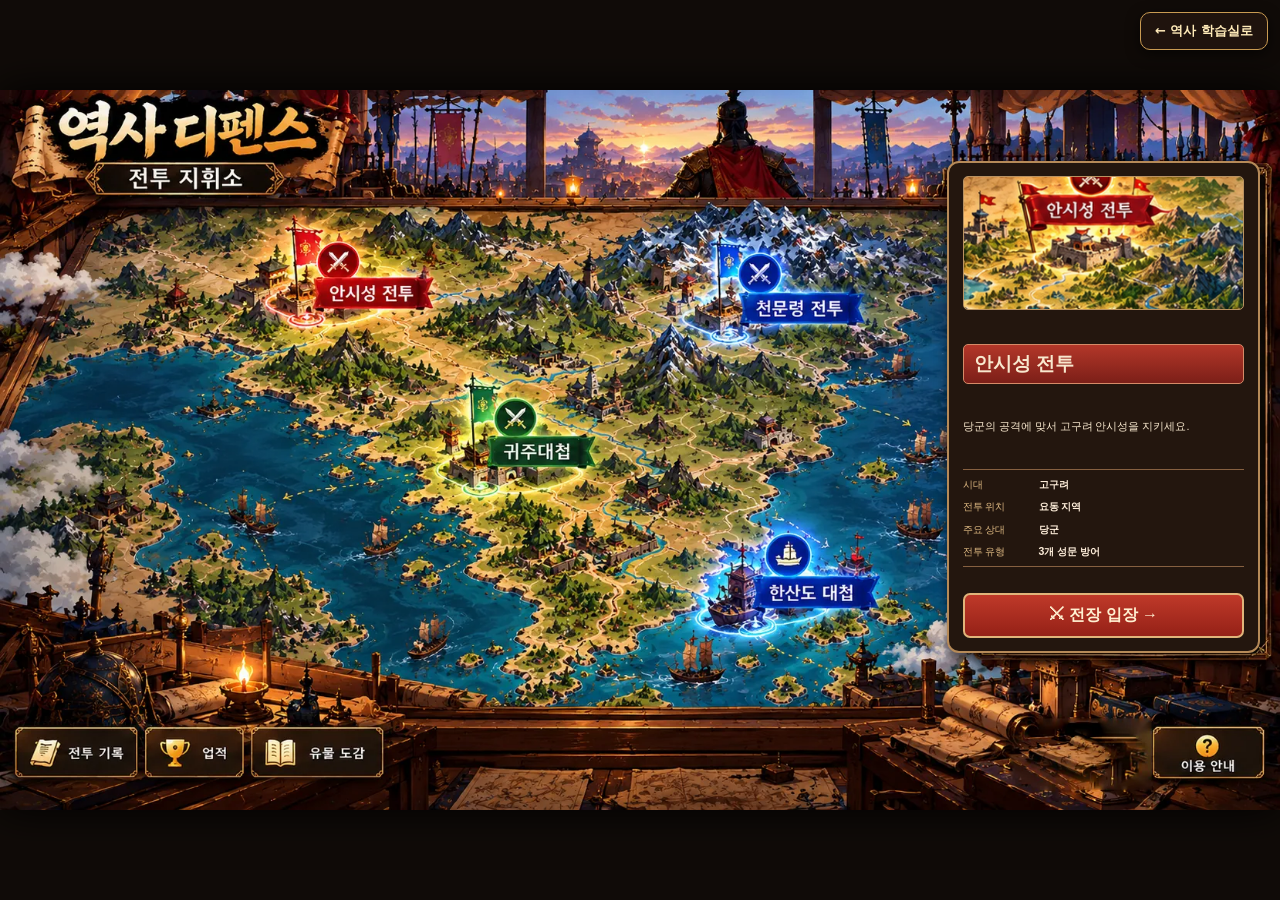
<file: index.html>
<!doctype html><html lang="ko"><head><meta charset="utf-8"><meta name="viewport" content="width=device-width,initial-scale=1"><title>역사 디펜스 | 전투 지휘소 v2.8</title>
<style>
*{box-sizing:border-box}html,body{margin:0;min-height:100%;background:#100b08;color:#f8e8ce;font-family:'Malgun Gothic','Apple SD Gothic Neo',sans-serif}button,a{font:inherit}button{cursor:pointer}button:focus-visible,a:focus-visible{outline:3px solid #ffdb8a;outline-offset:3px}
.wrap{min-height:100svh;display:grid;place-items:center;overflow:auto}.board{position:relative;width:min(100vw,177.68vh);aspect-ratio:1672/941;flex-shrink:0;background:#23170d url('assets/command_map_no_region_labels.webp') center / 100% 100% no-repeat;box-shadow:0 0 40px #000}
.hot{position:absolute;z-index:3;border:0;background:none;cursor:pointer;transform:translate(-50%,-50%);border-radius:12px}.hot.selected:before{content:'';position:absolute;inset:10% 9%;border:2px solid #fff3aa;border-radius:12px;box-shadow:0 0 12px 4px #ffe286b0;pointer-events:none}.hot:hover:before,.hot:focus-visible:before{content:'';position:absolute;inset:0;border:2px solid #ffdf8d;border-radius:12px;pointer-events:none}
.hot[data-id="ansi"]{left:25.8%;top:30.2%;width:12.3%;height:12.4%}.hot[data-id="cheonmun"]{left:58.8%;top:31%;width:13.2%;height:12.8%}.hot[data-id="gwiju"]{left:40%;top:50%;width:10.5%;height:12.6%}.hot[data-id="hansan"]{left:61%;top:70%;width:12%;height:12%}
.tool{position:absolute;z-index:3;background:transparent;border:0;border-radius:8px}.tool:hover{box-shadow:inset 0 0 0 2px #ffde94}.tool.record{left:1.0%;top:88.1%;width:10%;height:7.1%}.tool.achieve{left:11%;top:88.1%;width:8.3%;height:7.1%}.tool.relic{left:19.7%;top:88.1%;width:10.1%;height:7.1%}.tool.help{left:90.2%;top:88.1%;width:8.5%;height:7.1%}
.side{position:absolute;z-index:5;left:73.95%;top:9.9%;width:24.5%;height:68.3%;background:#23160e;border:2px solid #b68a58;border-radius:12px;display:flex;flex-direction:column;justify-content:space-between;padding:13px 14px;box-shadow:0 3px 12px #0008;overflow:hidden}
.preview{height:29%;min-height:0;flex-shrink:0;background:#28333e center/cover no-repeat;border:1px solid #b99261;border-radius:5px}.title{margin:8px 0 0;padding:6px 10px;background:linear-gradient(#b33729,#7c1f18);border:1px solid #d58a67;border-radius:5px;font-weight:900;font-size:clamp(12px,1.45vw,22px);white-space:nowrap}.desc{font-size:clamp(10px,.84vw,13px);line-height:1.48;margin:9px 0 8px;min-height:0}.stats{border-top:1px solid #866040;border-bottom:1px solid #866040;padding:7px 0;display:grid;grid-template-columns:71px 1fr;gap:7px 5px;font-size:clamp(10px,.82vw,13px);line-height:1.45}.stats span{color:#deb982;white-space:nowrap}.stats strong{color:#ffefdb;overflow-wrap:anywhere}.launch{margin-top:0;text-align:center;display:block;padding:10px 5px;border:2px solid #e0b47a;border-radius:7px;background:linear-gradient(#bf3929,#952117);text-decoration:none;color:#fff0d1;font-weight:900;font-size:clamp(12px,1.25vw,18px)}
.toast{position:absolute;z-index:12;left:50%;top:7%;transform:translateX(-50%);max-width:70%;display:none;padding:9px 15px;background:#21150ef2;border:1px solid #c29a65;border-radius:8px;text-align:center}.toast.show{display:block}.sr{position:absolute;width:1px;height:1px;overflow:hidden;clip:rect(0,0,0,0)}
@media(max-aspect-ratio:9/10){.wrap{place-items:start;overflow-x:auto}.board{width:1100px;min-width:1100px}}

/* Bottom tool dialogs have their own stable center overlay rather than a misplaced toast. */
.overlay{position:absolute;inset:0;z-index:10;display:none;align-items:center;justify-content:center;background:#070403b8}
.overlay.open{display:flex}
.dialog{position:relative;width:min(460px,78%);max-height:75%;overflow:auto;border:3px solid #cfa46a;border-radius:15px;padding:23px;background:linear-gradient(160deg,#392416,#160f0a);box-shadow:0 15px 55px #000}
.dialog h2{color:#ffe1a1;font-size:clamp(18px,2vw,27px);margin:0 0 12px}.dialog p{line-height:1.7;margin:0 0 20px;font-size:clamp(13px,1.2vw,17px)}
.dialog button{border:1px solid #ddb47c;border-radius:8px;background:#703d24;color:#fff1cf;padding:9px 22px;font-weight:800}
.tool:focus-visible{box-shadow:inset 0 0 0 3px #ffdc86}
</style><style id="hd-record-modal-style">
#overlay.hd-record-open{position:fixed;z-index:10010;inset:0;background:rgba(6,4,3,.82);padding:14px}
#overlay.hd-record-open .dialog{width:min(740px,96vw);max-height:min(90vh,900px);overflow:auto;background:linear-gradient(155deg,#362319,#1b110d);color:#ffe7be}
.hd-tabs{display:flex;gap:10px;margin-bottom:12px;flex-wrap:wrap}.hd-tabs button{background:#352416;border:1px solid #bf9765;color:#ffe6ad;border-radius:8px;padding:9px 14px;font-weight:800}.hd-tabs button[aria-selected=true]{background:#b37a35;color:#fff}
.hd-record-pane{padding:12px;border:1px solid #8d683b;border-radius:10px;background:#271b14;min-height:130px;line-height:1.7;font-size:14px}
.hd-record-row{display:flex;justify-content:space-between;gap:12px;padding:10px;border-bottom:1px solid #735434}.hd-record-row:last-child{border-bottom:0}
</style></head><body><main class="wrap"><section class="board" aria-label="역사 디펜스 전투 지휘소"><h1 class="sr">역사 디펜스</h1>
<button class="hot" data-id="ansi" title="안시성 전투" aria-label="안시성 전투 선택"></button><button class="hot" data-id="cheonmun" title="천문령 전투" aria-label="천문령 전투 선택"></button><button class="hot" data-id="gwiju" title="귀주대첩" aria-label="귀주대첩 선택"></button><button class="hot" data-id="hansan" title="한산도 대첩" aria-label="한산도 대첩 선택"></button>
<button class="tool record" data-tool="record" aria-label="전투 기록"></button><button class="tool achieve" data-tool="achieve" aria-label="업적"></button><button class="tool relic" data-tool="relic" aria-label="유물 도감"></button><button class="tool help" data-tool="help" aria-label="이용 안내"></button>
<aside class="side" aria-live="polite"><div class="preview" id="preview" role="img"></div><div class="title" id="stageTitle"></div><p class="desc" id="stageDesc"></p><div class="stats" id="stats"></div><a class="launch" id="launch" href="#">⚔ 전장 입장 →</a></aside><div class="overlay" id="overlay" aria-hidden="true"><section class="dialog" role="dialog" aria-modal="true" aria-labelledby="dialogTitle"><h2 id="dialogTitle"></h2><p id="dialogText"></p><div id="hdRecordTabs" style="display:none">
 <div class="hd-tabs"><button id="hdPersonalTab" type="button" aria-selected="true">📜 내 기록</button><button id="hdPublicTab" type="button" aria-selected="false">🏆 명예의 전당</button></div>
 <div id="hdPersonalPane" class="hd-record-pane" aria-live="polite">개인 기록을 불러오고 있습니다.</div>
 <iframe id="hdPublicFrame" title="역사 디펜스 공동 명예의 전당" loading="lazy" style="display:none;width:100%;height:min(62vh,540px);border:1px solid #886545;border-radius:8px;background:#291c14"></iframe>
 </div><button type="button" id="dialogClose">닫기</button></section></div></section></main>
<script>
const stages={ansi:{name:'안시성 전투',image:'assets/preview_ansi.webp',desc:'당군의 공격에 맞서 고구려 안시성을 지키세요.',era:'고구려',where:'요동 지역',enemy:'당군',kind:'3개 성문 방어',url:'stages/ansi/index.html'},cheonmun:{name:'천문령 전투',image:'assets/preview_cheonmun.webp',desc:'대조영 세력과 유민을 보호하며 천문령을 돌파하세요.',era:'발해 건국 과정',where:'만주 동부 일대',enemy:'당군',kind:'유민 보호',url:'stages/cheonmun/index.html'},gwiju:{name:'귀주대첩',image:'assets/preview_gwiju.webp',desc:'강감찬이 지휘하는 고려군으로 거란군을 물리치세요.',era:'고려',where:'귀주 일대',enemy:'거란군',kind:'2개 전선 방어',url:'stages/gwiju/index.html'},hansan:{name:'한산도 대첩',image:'assets/preview_hansan.webp',desc:'조선 수군을 지휘하여 한산도 앞바다를 지키세요.',era:'조선',where:'한산도 해역',enemy:'일본 수군',kind:'해전 방어',url:'stages/hansan/battle/index.html'}};
const el=id=>document.getElementById(id);let timer,userPicked=false;function selectStage(id){const s=stages[id];if(!s)return;el('preview').style.backgroundImage=`url('${s.image}')`;el('preview').setAttribute('aria-label',s.name+' 전장 미리보기');el('stageTitle').textContent=s.name;el('stageDesc').textContent=s.desc;el('launch').href=s.url;el('stats').replaceChildren();for(const [key,value] of [['시대',s.era],['전투 위치',s.where],['주요 상대',s.enemy],['전투 유형',s.kind]]){let a=document.createElement('span'),b=document.createElement('strong');a.textContent=key;b.textContent=value;el('stats').append(a,b)}document.querySelectorAll('.hot').forEach(b=>{b.classList.toggle('selected',b.dataset.id===id && userPicked);b.setAttribute('aria-pressed',String(b.dataset.id===id && userPicked))})}
let focusedBeforeDialog=null;
function openTool(name){if(name==='record'){openRecordOverlay();return;}const entries={record:['전투 기록','전투 승리 기록 연동은 준비 중입니다. 현재 네 전투는 각각 플레이할 수 있습니다.'],achieve:['업적','업적 기능은 추후 전투 승리 결과와 연결됩니다.'],relic:['유물 도감','유물 도감 기능은 추후 추가될 예정입니다.'],help:['이용 안내','지도에서 전투 깃발을 선택하면 오른쪽 전투 정보가 바뀝니다. 전장 입장을 누르면 해당 전투로 이동합니다.']};const data=entries[name];if(!data)return;focusedBeforeDialog=document.activeElement;el('dialogTitle').textContent=data[0];el('dialogText').textContent=data[1];el('overlay').classList.add('open');el('overlay').setAttribute('aria-hidden','false');el('dialogClose').focus()}
function closeTool(){el('overlay').classList.remove('hd-record-open');el('hdRecordTabs').style.display='none';el('dialogText').style.display='';el('overlay').classList.remove('open');el('overlay').setAttribute('aria-hidden','true');focusedBeforeDialog?.focus()}
document.querySelectorAll('.hot').forEach(b=>b.addEventListener('click',()=>{userPicked=true;selectStage(b.dataset.id)}));
document.querySelectorAll('.tool').forEach(b=>b.addEventListener('click',()=>openTool(b.dataset.tool)));
el('dialogClose').addEventListener('click',closeTool);el('overlay').addEventListener('click',e=>{if(e.target===el('overlay'))closeTool()});document.addEventListener('keydown',e=>{if(e.key==='Escape'&&el('overlay').classList.contains('open'))closeTool()});
selectStage('ansi');
</script><script src="assets/hd-command-auth-v513.js"></script><a id="hd514-hub-return" href="https://tavia08.github.io/history-hub/" aria-label="역사 학습실로 돌아가기" onclick="if(window.opener &amp;&amp; !window.opener.closed){window.opener.focus();window.close();return false;}" style="position:fixed;z-index:10020;top:12px;right:12px;padding:9px 14px;border:1px solid #c99b52;border-radius:10px;background:rgba(33,21,14,.95);color:#ffebb9;font:800 13px/1.4 system-ui,sans-serif;text-decoration:none;box-shadow:0 4px 14px #0009">← 역사 학습실로</a><script id="hd-record-modal-script">
(()=>{'use strict';
 const server='https://script.google.com/macros/s/AKfycbxaNVvX4B1moP5mlKyk2wUP1NMfOyghLXGtRlWbK7l4x4uKRHOdW-Uj53QvjVYkYHhg/exec';
 const $=id=>document.getElementById(id), names={ansiseong:'안시성 전투',gwiju:'귀주대첩',cheonmunryeong:'천문령 전투',hansando:'한산도 대첩'};
 function session(){try{const d=JSON.parse(sessionStorage.getItem('HD512_AUTH_SESSION')||'null');return d&&d.token&&Number(d.expiresAt)>Date.now()?d:null}catch(_){return null}}
 function query(token){return new Promise((resolve,reject)=>{const cb='hdRecordCb'+Date.now()+Math.random().toString(36).slice(2),s=document.createElement('script');let done=false;
 const cleanup=()=>{if(done)return;done=true;clearTimeout(t);try{delete window[cb]}catch(_){window[cb]=undefined}s.remove()};
 const t=setTimeout(()=>{cleanup();reject(new Error('서버 응답 시간이 초과됐습니다.'))},12000);
 window[cb]=d=>{cleanup();d&&d.status==='ok'?resolve(d):reject(new Error(d&&d.message||'조회 실패'))};s.onerror=()=>{cleanup();reject(new Error('서버에 연결하지 못했습니다.'))};
 s.src=server+'?'+new URLSearchParams({action:'loadBest',token,callback:cb}).toString();document.head.appendChild(s)
 })}
 function text(s){return document.createTextNode(s)}
 async function personal(){const pane=$('hdPersonalPane'),auth=session();pane.textContent='개인 기록을 불러오고 있습니다.';
 if(!auth){pane.textContent='개인 기록은 역사 학습실에서 로그인하거나 게임에서 로그인한 뒤 확인할 수 있습니다. 공동 순위는 명예의 전당 탭에서 볼 수 있습니다.';return}
 try{const data=await query(auth.token);const rows=(data.scores||[]).filter(r=>Object.prototype.hasOwnProperty.call(names,r.stageId));pane.replaceChildren();
 if(!rows.length){pane.textContent='아직 저장된 디펜스 개인 최고점이 없습니다.';return}
 for(const r of rows){const div=document.createElement('div');div.className='hd-record-row';const a=document.createElement('span');a.append(text(names[r.stageId]));const b=document.createElement('strong');b.append(text(Number(r.bestScore||0).toLocaleString('ko-KR')+'점'));div.append(a,b);pane.append(div)}
 }catch(e){pane.textContent='개인 기록 조회 실패: '+e.message}
 }
 function tab(publicTab){$('hdPersonalTab').setAttribute('aria-selected',String(!publicTab));$('hdPublicTab').setAttribute('aria-selected',String(publicTab));$('hdPersonalPane').style.display=publicTab?'none':'';$('hdPublicFrame').style.display=publicTab?'block':'none';if(publicTab&&!$('hdPublicFrame').src)$('hdPublicFrame').src='leaderboard.html';if(!publicTab)personal()}
 window.openRecordOverlay=function(){const overlay=$('overlay');overlay.classList.add('open','hd-record-open');overlay.setAttribute('aria-hidden','false');$('dialogTitle').textContent='전투 기록';$('dialogText').style.display='none';$('hdRecordTabs').style.display='block';tab(false);$('hdPersonalTab').focus()};
 $('hdPersonalTab').addEventListener('click',()=>tab(false));$('hdPublicTab').addEventListener('click',()=>tab(true));
})();
</script></body></html>
</file>
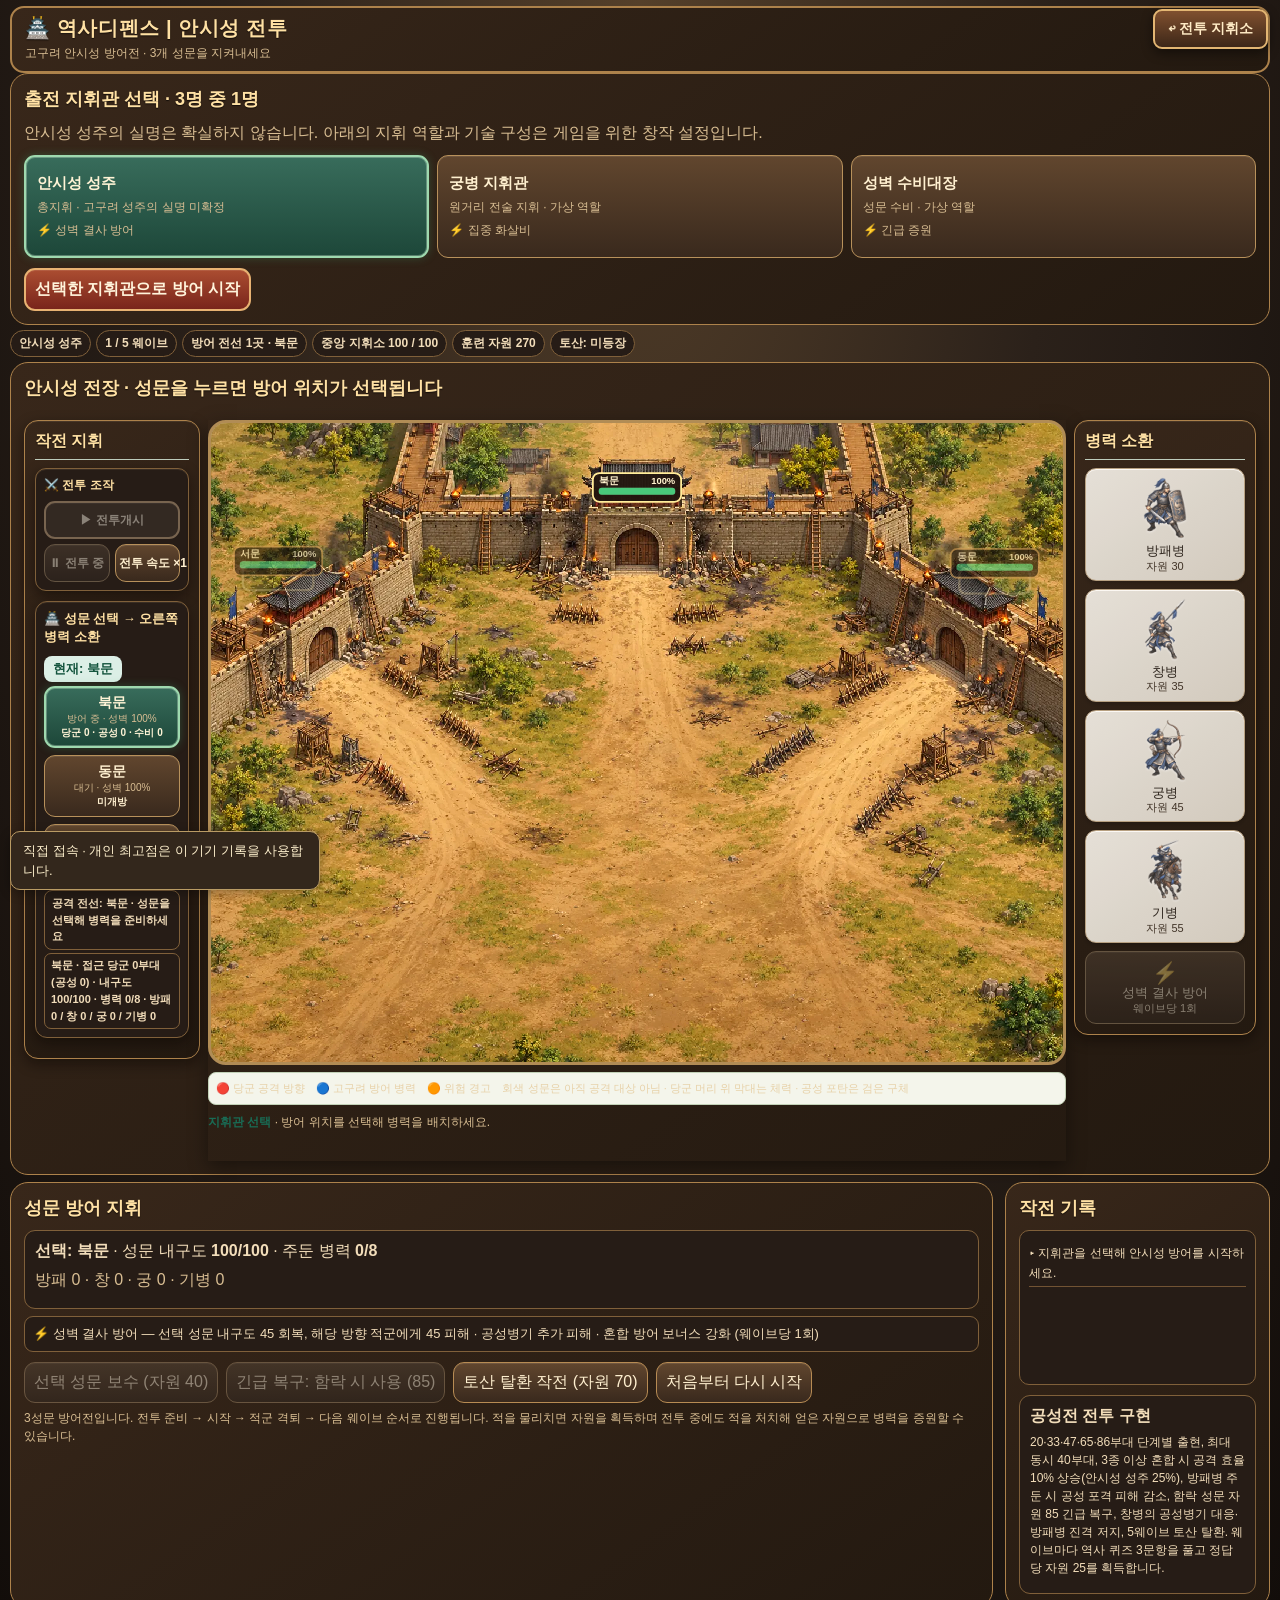
<file: stages/ansi/index.html>
<!DOCTYPE html>
<html lang="ko"><head><meta charset="utf-8"/><meta content="width=device-width, initial-scale=1" name="viewport"/><title>역사디펜스 | 안시성 전투 v3.1 병력 그래픽 적용</title><style>
:root{font-family:'Malgun Gothic','Noto Sans KR',sans-serif;color:#27445b}*{box-sizing:border-box}body{margin:0;background:linear-gradient(145deg,#dceaf0,#f3ecdb);padding:14px}.wrap{max-width:1200px;margin:auto}header,.panel,.field{border:2px solid #ffffffd9;border-radius:18px;box-shadow:0 7px 18px #40606b21}header{background:#fffaf0ed;padding:14px 18px}h1{font-size:25px;margin:0 0 4px}h2{font-size:18px;margin:0 0 10px}p{line-height:1.5;margin:6px 0}.muted,small{color:#617b88}.hud{display:flex;gap:8px;flex-wrap:wrap;margin:10px 0}.chip{background:#fff;border-radius:30px;padding:7px 11px;font-size:13px;font-weight:700;border:1px solid #aacaca}.panel{padding:13px;background:#fffefaed}.field{overflow:hidden;position:relative;background:#b6c6a5}.field svg{display:block;width:100%;height:auto;max-height:535px}.layout{display:grid;grid-template-columns:minmax(0,1fr) 265px;gap:12px;margin-top:12px}.controls{display:grid;grid-template-columns:repeat(5,minmax(0,1fr));gap:7px;margin-top:10px}button{font:inherit;cursor:pointer;border:1px solid #a1b5bb;background:#eff6f6;border-radius:11px;color:#27445b;padding:9px}button:hover:not(:disabled){filter:brightness(.97)}button:disabled{cursor:not-allowed;opacity:.5}button.on{background:#d2ede5;border:2px solid #29886b;color:#175b47}.gates{display:grid;grid-template-columns:repeat(4,1fr);gap:6px}.gate{padding:7px 2px;min-width:0;font-weight:700;font-size:13px}.gate small{display:block;font-weight:400;font-size:11px}.stepper{display:flex;gap:6px;flex-wrap:wrap}.stepper button{min-width:48px;padding:7px 10px}.big{font-size:16px;font-weight:800;display:block}.sub{display:block;font-size:11px;margin-top:3px}.action{background:#dcebe5}.log{height:155px;overflow:auto;background:#eef3f1;border-radius:10px;padding:9px;font-size:12px;line-height:1.7}.log div{padding:3px 0;border-bottom:1px solid #d2dedb}.stat{background:#edf3f5;padding:10px;border-radius:11px;margin-top:10px}.notice{background:#fff1d1;border-left:4px solid #b88132;padding:9px;border-radius:6px;font-size:13px}.field .lane{transition:opacity .2s}.field .gateShape{cursor:pointer}.field .gateShape:hover rect{filter:brightness(1.15)}.mark{font-size:13px;font-weight:900;paint-order:stroke;stroke:#162b25;stroke-width:2.8px;stroke-linejoin:round;fill:white}.enemy{fill:#c45241;stroke:white;stroke-width:1.5}.enemy.siege{fill:#875745;stroke:#f4c76f;stroke-width:3}.enemyLabel{font-size:11px;font-weight:800;fill:white;text-anchor:middle;pointer-events:none}.projectile{fill:#f8da78;stroke:#ac702d;stroke-width:2}.warn{color:#a8412e;font-weight:900}.phase{font-weight:800;color:#196c55}.ally{fill:#4588ac;stroke:white;stroke-width:1.2}#hill{display:none}.footer{font-size:12px;color:#617b88;margin:9px 0}.legend{font-size:12px}.legend span{margin-right:12px}.status{font-size:12px;color:#466b76}@media(max-width:860px){.layout{grid-template-columns:1fr}.field svg{max-height:none}.log{height:110px}}@media(max-width:590px){body{padding:6px}h1{font-size:19px}.controls{gap:3px}.controls button{font-size:12px;padding:7px 2px}.gates{gap:3px}.gate{font-size:11px}.gate small{font-size:10px}}

.heroPick{display:grid;grid-template-columns:repeat(3,minmax(0,1fr));gap:8px;margin:10px 0}.heroPick button{min-height:103px;text-align:left;padding:11px;background:#f2f6ef}.heroPick button strong{display:block;font-size:15px}.heroPick button span{display:block;color:#617b88;font-size:12px;margin-top:6px;line-height:1.4}.heroPick button.on{background:#d4eee2}.heroPick button[aria-pressed="true"]{outline:2px solid #287962}.gateAlert{background:#ffe1d6!important;border-color:#cc453b!important;color:#8b251f!important;animation:gatePulse 1s infinite alternate}@keyframes gatePulse{from{box-shadow:0 0 0 transparent}to{box-shadow:0 0 0 4px #dc5c4555}}.dangerBanner{font-weight:800;color:#a52920;margin-top:8px;min-height:22px}.heroStatus{margin-top:7px;background:#e7f3ea;padding:8px;border-radius:9px;font-size:13px}@media(max-width:590px){.heroPick{grid-template-columns:1fr}.heroPick button{min-height:58px}.heroPick button span{margin-top:2px}}

/* v0.4: battlefield-side gate selector */
.quickGateWrap{margin-top:9px;padding:10px 11px;background:#fffdf6;border:1px solid #b7d2cb;border-radius:12px}
.quickGateTitle{display:flex;justify-content:space-between;gap:10px;align-items:center;font-size:13px;font-weight:800;margin-bottom:7px;flex-wrap:wrap}
#quickGates{display:grid;grid-template-columns:repeat(4,minmax(0,1fr));gap:6px}
#quickGates button{min-width:0;padding:7px 4px;font-weight:800;font-size:13px;min-height:47px;background:#eff6f6}
#quickGates button.on{background:#c6ebdb;border:2px solid #287962;color:#13533e}
#quickGates button.is-inactive{background:#e7e9e7;color:#67787e}
#quickGates button.is-fallen{background:#dadfe2;color:#5f666c}
#quickGates button.gateAlert{background:#ffe1d6!important}
#quickGates small{display:block;font-size:10px;font-weight:500;margin-top:2px}
#quickGateSummary{margin-top:7px;font-size:12px;font-weight:700;color:#2d5962;min-height:19px}
#troops{margin-top:7px}
#troops button{min-height:78px}
#selectedInfo{margin-top:5px}
@media(max-width:590px){.quickGateWrap{padding:7px}#quickGates{gap:3px}#quickGates button{font-size:12px;padding:6px 1px}.quickGateTitle{font-size:12px}#troops button{min-height:70px}}
/* v0.5: threat awareness without scrolling */
#quickGates button{position:relative;transition:background-color .15s,border-color .15s}
#quickGates button .gateMeta{display:block;font-size:11px;font-weight:650;margin-top:3px}
#quickGates button .gateAlertText{color:#9b2820;font-weight:900}
#quickGates button.is-watch{background:#fff0cc;border-color:#cb9a43}
#quickGates button.is-critical{background:#ffcec6!important;border:2px solid #c53e33!important;animation:gatePulse .85s infinite alternate}
#quickGates button.on{outline:2px solid #167557;outline-offset:-4px}
#quickGates button.is-critical.on{outline:3px solid #167557;outline-offset:-5px}
#threatOverview{margin-top:8px;padding:8px 10px;background:#edf5f2;border-radius:8px;font-size:12px;font-weight:700;line-height:1.5}
#threatOverview.has-danger{background:#fff0d8;color:#873923;border-left:4px solid #d35a3d}
#quickGateSummary{line-height:1.55}
#dangerBanner{line-height:1.55}
@media(max-width:590px){#quickGates button .gateMeta{font-size:10px}#quickGates button{min-height:66px}}

/* v0.6: character silhouettes, legible health and projectile rendering */
#unitMarkers .troopSprite,#enemyMarkers .enemySprite{pointer-events:none;filter:drop-shadow(0 2px 2px #233d3470)}
#enemyMarkers .enemySprite{transition:filter .1s}
#enemyMarkers .bossGlow{filter:drop-shadow(0 0 8px #f3ac50)}
#projectileMarkers .shotTrail{stroke:#e3a448;stroke-width:3;stroke-linecap:round}
#projectileMarkers .shotImpact{fill:#ffe1a0;stroke:#d0833d;stroke-width:2}
#quickGates button.is-critical{animation:gatePulse .85s infinite alternate}
.battleKey{display:flex;gap:12px;flex-wrap:wrap;align-items:center;margin:7px 0;font-size:12px;font-weight:700;color:#365868}
.battleKey .blueDot,.battleKey .redDot,.battleKey .amberDot{width:10px;height:10px;display:inline-block;border-radius:50%;margin-right:4px}
.battleKey .blueDot{background:#387eac}.battleKey .redDot{background:#b14b3a}.battleKey .amberDot{background:#bb833f}

/* v0.7 combat motion and siege feedback */
#enemyMarkers .enemySprite .walkBody{transform-box:fill-box;transform-origin:center bottom;animation:ansiMarch .43s ease-in-out infinite alternate}
#enemyMarkers .enemySprite.siegeType .walkBody{animation:ansiSiegeRoll .7s ease-in-out infinite alternate}
#enemyMarkers .enemySprite.bossType .walkBody{animation:ansiMarch .7s ease-in-out infinite alternate}
#unitMarkers .troopSprite{animation:ansiGuard 1.15s ease-in-out infinite alternate}
#enemyMarkers .enemySprite .siegeWheel{fill:#4d392e;stroke:#e6b874;stroke-width:2}
#impactMarkers .gateExplosion{pointer-events:none}
#impactMarkers .gateExplosion circle{fill:#f4c574;stroke:#d6653d;stroke-width:2}
#impactMarkers .gateExplosion text{fill:#fff;stroke:#71382b;stroke-width:2;paint-order:stroke;font-weight:900}
#impactMarkers .arrowHit{fill:#ffeaa7;stroke:#e7a34e;stroke-width:2}
#gateShapes .gateHitGlow{pointer-events:none;fill:#ffbd74;opacity:.68}
@keyframes ansiMarch{from{transform:translateY(-1.5px) rotate(-2deg)}to{transform:translateY(1.5px) rotate(2deg)}}
@keyframes ansiSiegeRoll{from{transform:translateX(-2px) rotate(-1deg)}to{transform:translateX(2px) rotate(1deg)}}
@keyframes ansiGuard{from{opacity:.86}to{opacity:1}}
@media(prefers-reduced-motion:reduce){#enemyMarkers .enemySprite .walkBody,#unitMarkers .troopSprite{animation:none}}

/* v1.5 tablet readability and single-glance control layout */
html{scroll-behavior:smooth}
#quickGates button{touch-action:manipulation}
#troops button{touch-action:manipulation;line-height:1.2}
#quickGateCurrent{background:#dcefe6;color:#13543d;border-radius:8px;padding:4px 9px;white-space:nowrap}
#quickGates button.on{box-shadow:inset 0 0 0 2px #166a51,0 2px 7px #12654922}
#quickGateSummary{background:#edf6f1;border-radius:7px;padding:5px 8px}
#troops button:not(:disabled){background:#f5fbf8;border-color:#8bbcaf}
#troops button#skill:not(:disabled){background:#fff0d1;border-color:#d3a751}
#troops button:focus-visible,#quickGates button:focus-visible{outline:3px solid #e6a833;outline-offset:1px}
@media (min-width:800px) and (max-height:900px){
 body{padding:6px 10px}header{padding:7px 13px}h1{font-size:20px;margin-bottom:1px}header p{font-size:12px;margin:2px 0}
 .hud{margin:5px 0;gap:5px}.chip{padding:4px 8px;font-size:12px}
 .field svg{max-height:min(42vh,360px)}
 .legend{font-size:10px;line-height:1.2;margin-top:2px}
 .quickGateWrap{margin-top:4px;padding:6px 8px}.quickGateTitle{margin-bottom:4px}
 #quickGates button{min-height:50px;padding:3px 3px;font-size:12px}
 #quickGates small{font-size:10px;margin-top:0}#quickGates button .gateMeta{font-size:10px;margin-top:0}
 #threatOverview{margin-top:4px;padding:4px 7px;font-size:11px}
 #quickGateSummary{margin-top:3px;padding:3px 6px;font-size:11px}
 #troops{margin-top:4px}#troops button{min-height:62px;padding:4px 5px;font-size:12px}
 #troops .big{font-size:18px}#troops .sub{margin-top:1px}
 .layout{margin-top:7px}
}
@media(max-width:799px){
 .field svg{max-height: min(47vh,420px)}
 #quickGates{gap:4px}#quickGates button{min-height:60px}
 .quickGateWrap{padding:7px}.controls{gap:4px}
 #troops button{min-height:72px;padding:5px 2px}
}
@media(max-width:440px){
 .quickGateTitle{font-size:11px;gap:4px}
 #quickGateCurrent{padding:2px 5px}
 #quickGates button{font-size:11px;padding:5px 1px}
 #quickGates button .gateMeta{font-size:9px}
 #quickGateSummary{font-size:11px}
}
@media(prefers-reduced-motion:reduce){html{scroll-behavior:auto}#quickGates button.is-critical{animation:none}}
.worksheetQuiz[hidden]{display:none!important}.worksheetQuiz{margin:10px 0;border:2px solid #b7bfa0}.quizTop{display:flex;justify-content:space-between;align-items:center;gap:12px}.quizTop h2{margin:0}.quizTop span{font-weight:800;color:#43665a}.quizAnswers{display:grid;grid-template-columns:repeat(2,minmax(0,1fr));gap:8px;margin:10px 0}.quizAnswers button{padding:14px 11px;min-height:52px;text-align:left;background:#edf5f3;border:1px solid #9fb9be;border-radius:11px;font-size:15px;cursor:pointer}.quizAnswers button:disabled{opacity:.68;cursor:default}#quizQuestion{font-size:17px;line-height:1.5}#quizFeedback{min-height:24px;color:#215d59;font-weight:700}@media(max-width:620px){.quizAnswers{grid-template-columns:1fr}}
/* v1.9: No-scroll flow: battlefield → compact combat control → gate selection → summon */
.quickCombatBar{display:flex;align-items:center;justify-content:space-between;gap:8px;margin:10px 0 0;padding:7px 10px;border:1px solid #a3c8b9;border-radius:11px;background:#e8f4ee;flex-wrap:wrap}
.quickCombatLabel{font-size:12px;font-weight:900;color:#27614e;white-space:nowrap}
.quickCombatBar .stepper{display:flex;gap:6px;align-items:center;flex-wrap:nowrap}
.quickCombatBar .stepper button{min-height:37px;padding:6px 11px;font-size:12px;font-weight:800;white-space:nowrap}
.quickCombatBar #startWave{background:#28765b;color:white;border-color:#216e53}
.quickCombatBar #startWave:disabled{background:#91a99d;color:#f6f8f6}
.quickCombatBar + .quickGateWrap{margin-top:5px}
@media(max-width:590px){.quickCombatBar{padding:6px;gap:4px}.quickCombatLabel{font-size:11px}.quickCombatBar .stepper{gap:3px}.quickCombatBar .stepper button{font-size:11px;padding:6px 5px;min-height:37px}}

.pauseNotice{background:#fff0bf;border:2px solid #b87626;color:#714716;border-radius:10px;padding:9px 12px;margin:8px 0;font-size:13px;font-weight:800;text-align:center}
.pauseNotice[hidden]{display:none!important}
.quickCombatBar button:focus-visible,.quickGateWrap button:focus-visible,.controls button:focus-visible{outline:3px solid #d6a02b;outline-offset:2px}
</style><style>
/* v2.8: three-front side command deck */
.wrap{max-width:1440px}
.threeGateLayout{display:grid;grid-template-columns:200px minmax(0,1fr) 218px;gap:10px;align-items:start;margin-top:10px}
.battleSide{padding:12px;background:#f5f6ef;border:1px solid #b7cec1;border-radius:14px;min-width:0}
.battleSide h3{font-size:16px;margin:0 0 10px;color:#315b4e}
.battleSide .quickCombatBar,.battleSide .quickGateWrap{margin:0 0 10px;padding:8px;display:block}
.battleSide .quickCombatBar .quickCombatLabel{display:block;margin-bottom:7px}
.battleSide .quickCombatBar .stepper{display:grid;grid-template-columns:1fr 1fr;gap:5px}
.battleSide .quickCombatBar #startWave{grid-column:1 / -1}
.battleSide .quickCombatBar button{font-size:12px;min-height:38px;padding:7px 3px;min-width:0}
.battleSide #quickGates{display:grid;grid-template-columns:1fr;gap:7px}
.battleSide #quickGates button{font-size:14px;min-height:54px}
.battleSide #quickGateSummary,.battleSide #threatOverview{font-size:11px}
.battleSide #troops{display:flex;flex-direction:column;gap:8px;margin:0}
.battleSide #troops button{width:100%;min-height:57px;padding:8px 5px;font-size:13px}
.battleSide #troops .sub{font-size:11px}
.battleCenter{min-width:0}
.battleCenter .field{margin:0}
.battleCenter .field svg{max-height:initial}
.battleCenter .legend{font-size:11px;margin:7px 0}
.battleCenter #stateText{margin:8px 0}
@media(max-width:1020px){.threeGateLayout{grid-template-columns:155px minmax(0,1fr) 162px;gap:6px}.battleSide{padding:7px}.battleSide h3{font-size:14px}.battleSide #troops button{font-size:12px}.battleSide #quickGates button{font-size:12px}}
@media(max-width:690px){.threeGateLayout{grid-template-columns:1fr 1fr;gap:7px}.battleCenter{grid-column:1 / -1;grid-row:1}.battleSide{grid-row:2}.battleSide #quickGates{grid-template-columns:repeat(3,minmax(0,1fr))}.battleSide #quickGates button{font-size:11px;min-height:54px}.battleSide #troops{display:grid;grid-template-columns:repeat(2,minmax(0,1fr));gap:5px}.battleSide #troops button{min-height:47px}.battleSide #troops button:last-child{grid-column:1/-1}.battleSide .quickCombatBar .stepper{grid-template-columns:repeat(3,minmax(0,1fr))}.battleSide .quickCombatBar #startWave{grid-column:1 / -1}}

/* v3.0 restoration: enlarged central battlefield without altering simulation. */
.wrap{max-width:1480px}
.threeGateLayout{grid-template-columns:176px minmax(0,1fr) 182px;gap:8px}
.battleSide{padding:10px;background:linear-gradient(180deg,#f9f6eb,#ebf2e8);border-color:#9bbaa8;box-shadow:inset 0 1px #fff}
.battleSide h3{margin:0 0 8px;border-bottom:1px solid #becdbd;padding-bottom:7px}
.battleCenter .field{border:3px solid #a58b64;box-shadow:inset 0 0 0 2px #e9d7a2,0 7px 18px #34473d24;background:#abc09a}
.battleCenter .field svg{width:100%;height:auto;max-height:none;display:block}
.battleSide #quickGates button{min-height:62px}
.battleSide #troops button{min-height:64px}
.battleSide #troops .big{font-size:21px}
.battleCenter .legend{background:#f4f5eb;border:1px solid #c2d1b7;padding:7px;border-radius:8px;line-height:1.5}
#enemyMarkers .enemySprite{filter:drop-shadow(0 0 1px #fff3) drop-shadow(0 3px 2px #4a312b80)}
#unitMarkers .troopSprite{filter:drop-shadow(0 0 2px #a8e5ff) drop-shadow(0 2px 2px #143c5f80)}
#gateShapes .gateShape{filter:drop-shadow(0 2px 2px #453d3270)}
@media(max-width:1100px) and (min-width:691px){.threeGateLayout{grid-template-columns:145px minmax(0,1fr) 152px;gap:6px}.battleSide{padding:7px}.battleSide #quickGates button{min-height:56px}}
@media(max-width:690px){.threeGateLayout{grid-template-columns:minmax(0,1fr) minmax(0,1fr)}.battleCenter{grid-column:1/-1;grid-row:1}.battleSide{grid-row:2}.battleSide #quickGates button{min-height:52px}.battleSide #troops button{min-height:48px}}
</style><style id="unified-defense-ui">
/* v2.5: Preserve original battle mechanics and battlefield art. UI shell only. */
body{background:linear-gradient(145deg,#251a12,#4b3421 45%,#191611)!important;color:#f7e6c7!important}
.wrap{background:transparent!important}
header,.panel,.learning-panel,.upgrade-panel{border-color:#b28a57!important;background-color:#2b2119!important;color:#f6e2bf!important;box-shadow:0 4px 15px #130d0988!important}
header h1,header h2,.panel h2,.panel h3{color:#ffdf9b!important;text-shadow:0 1px 1px #160f0a}
header button,.panel button,.upgrade-panel button{border-color:#b78b53!important}
#defense-lobby-return{position:fixed;right:12px;top:9px;z-index:99998;text-decoration:none;color:#fff0c8;background:linear-gradient(180deg,#744a2e,#332318);border:2px solid #e1b579;border-radius:9px;padding:9px 13px;font:800 14px 'Malgun Gothic',sans-serif;box-shadow:0 4px 12px #0007}
#defense-lobby-return:focus-visible{outline:3px solid #ffda73}
</style><link rel="stylesheet" href="command_ui_pilot.css"/><style id="ansi-art-enhancement-v30">
/* Graphics-only treatment: no positioning, collision, wave or resource mechanics changed. */
.battleCenter .field{background:#b6aa7c;box-shadow:inset 0 0 0 2px #d5bd82,0 8px 20px #0807055c!important}
.battleCenter .field svg{filter:saturate(1.12) contrast(1.05)}
.troopSprite{filter:drop-shadow(0 1px 1px #152b3299)}
.enemySprite{filter:drop-shadow(0 2px 2px #281610aa)}

<style id="ansi-v33-waryong-style">
.battleCenter .field svg{max-height:460px!important}
.battleCenter .field image{image-rendering:pixelated}
#gateShapes text{opacity:0;pointer-events:none} #gateShapes rect{fill-opacity:.06!important;stroke-opacity:.28} #gateHealthBars{pointer-events:none}
.gateShape rect{fill-opacity:.62}
#enemyMarkers .enemySprite{filter:drop-shadow(0 2px 2px #2d160faa) drop-shadow(0 0 2px #fff2)!important}
#unitMarkers .troopSprite{filter:drop-shadow(0 0 2px #d3f1ff) drop-shadow(0 2px 2px #102f4980)!important}
#enemyMarkers .miniTroop,#unitMarkers .miniTroop{opacity:.96}
#enemyMarkers .rear{opacity:.88}
</style>
</style><style id="ansi-summon-art-v49">
/* v4.9: Ansi summon cards share the original battlefield soldier artwork. */
#troops .ansi-unit-art{display:flex;align-items:center;justify-content:center;height:48px;line-height:1;margin:0 auto 3px;}
#troops .ansi-unit-art img{display:block;max-height:46px;max-width:64px;width:auto;height:auto;object-fit:contain;image-rendering:auto;filter:drop-shadow(0 2px 2px rgba(16,18,16,.35));}
#troops button:disabled .ansi-unit-art img{opacity:.60;filter:grayscale(.55);}
@media(max-width:540px){#troops .ansi-unit-art{height:38px}#troops .ansi-unit-art img{max-height:37px;max-width:47px}}
</style><style id="ansi-summon-visibility-v491">
/* v4.9.1: make existing Goguryeo art legible, including pre-battle disabled buttons. */
#troops button[data-unit]{background:linear-gradient(145deg,#f1e7d4,#e4d4b9)!important;color:#332417!important;border:1px solid #c69e69!important;min-height:93px!important;padding:7px 4px!important;opacity:1!important;box-shadow:inset 0 1px 0 #fff8ee,0 2px 5px #0003;}
#troops button[data-unit]:hover:not(:disabled){background:linear-gradient(145deg,#fff1db,#f3ddb8)!important;border-color:#f5c16e!important}
#troops button[data-unit]:disabled{opacity:1!important;background:linear-gradient(145deg,#e9dfd0,#d8c9b4)!important;cursor:not-allowed}
#troops button[data-unit]:disabled .ansi-unit-art{opacity:.86!important}
#troops .ansi-unit-art{height:64px!important;margin:0 auto 3px!important;}
#troops .ansi-unit-art img{max-height:62px!important;max-width:82px!important;opacity:1!important;filter:brightness(1.32) contrast(1.07) saturate(1.13) drop-shadow(0 1px 1px #ffffffa8)!important;}
#troops button[data-unit]:disabled .ansi-unit-art img{opacity:1!important;filter:brightness(1.33) contrast(1.04) saturate(1.04) drop-shadow(0 1px 1px #ffffffa8)!important;}
#troops button[data-unit] .sub,#troops button[data-unit] small,#troops button[data-unit] .big{color:#49321d!important;}
@media(max-width:590px){#troops button[data-unit]{min-height:78px!important}#troops .ansi-unit-art{height:50px!important}#troops .ansi-unit-art img{max-height:49px!important;max-width:65px!important}}
</style><link rel="stylesheet" href="../../assets/hd-records.css"><script id="hd-lite-detect">
const HD_LITE = !!((navigator.deviceMemory && navigator.deviceMemory <= 4) || (navigator.hardwareConcurrency && navigator.hardwareConcurrency <= 4) || (navigator.connection && navigator.connection.saveData));
if(HD_LITE) document.documentElement.classList.add('hd-lite');
</script><style id="hd-lite-perf">
.hd-lite .troopSprite,.hd-lite .enemySprite,.hd-lite .sprite img,.hd-lite .base-sprite,.hd-lite .graphic-impact,.hd-lite .fx-shot,.hd-lite .fx-hit,.hd-lite .role img,.hd-lite .spot,.hd-lite .ship img{filter:none!important;backdrop-filter:none!important}
.hd-lite .gateAlert,.hd-lite .siege-message,.hd-lite .hero-skill-overlay{animation:none!important}
.hd-lite header,.hd-lite .panel,.hd-lite .field,.hd-lite .stage,.hd-lite .battleCenter .field{box-shadow:none!important}
</style></head><body><a id="defense-lobby-return" href="../../index.html">↩ 전투 지휘소</a><div class="wrap"><header><h1>🏯 역사디펜스 | 안시성 전투</h1><p class="muted">3성문 전장 · 645년 고구려와 당의 전쟁 · 3개 성문 배경·병력 시각 교체판 v4.0</p><p class="notice">역사적 안시성의 실제 성문 배치와 진격 방향을 완전히 재현한 지도는 아닙니다. 배경 이미지는 북문·서문·동문 3개 성문과 공성로가 한눈에 보이도록 교체했습니다. 게임 방식은 그대로 두고, 적군 진입 경로·성문 위치·수비병 배치·투사체 효과 좌표를 새 전장에 맞춰 조정했습니다. 고구려군 4종과 당군 3종도 새 병력 그림으로 교체했습니다.</p></header><section aria-label="지휘관 선택" class="panel" id="heroPanel"><h2>출전 지휘관 선택 · 3명 중 1명</h2><p class="muted">안시성 성주의 실명은 확실하지 않습니다. 아래의 지휘 역할과 기술 구성은 게임을 위한 창작 설정입니다.</p><div class="heroPick" id="heroPick"></div><button class="action" id="confirmHero">선택한 지휘관으로 방어 시작</button></section><section aria-label="학습지 역사 퀴즈" class="panel worksheetQuiz" hidden="" id="quizPanel"><div class="quizTop"><h2>📖 전투 준비 · 역사 퀴즈</h2><span id="quizProgress"></span></div><p class="muted">선사 문화부터 삼국과 고구려의 대외 전쟁까지, 인물·사건·제도 중심의 쉬운 사실 확인 문제 60문항 중 15문항을 무작위로 풉니다. 정답마다 자원 25를 얻습니다.</p><h3 id="quizQuestion"></h3><div class="quizAnswers" id="quizAnswers"></div><p id="quizFeedback" role="status"></p><button class="action" disabled="" id="quizNext">다음 문제</button></section><div class="hud"><span class="chip" id="heroHud">지휘관 선택</span><span class="chip" id="wHud">1 / 5 웨이브</span><span class="chip" id="frontHud">공격 성문 1곳</span><span class="chip" id="keepHud">중앙 지휘소 100 / 100</span><span class="chip" id="cashHud">훈련 자원 160</span><span class="chip" id="hillHud">토산 이벤트: 대기</span></div><div class="panel"><div style="display:flex;justify-content:space-between;gap:8px;flex-wrap:wrap;align-items:center"><h2>안시성 전장 · 성문을 누르면 방어 위치가 선택됩니다</h2></div><div class="threeGateLayout"><aside aria-label="전투와 성문 선택" class="battleSide leftSide"><h3>작전 지휘</h3><div aria-label="전투 진행 조작" class="quickCombatBar" role="group"><span class="quickCombatLabel">⚔️ 전투 조작</span><div class="stepper"><button class="action" id="startWave">▶ 전투개시</button><button id="pauseWave">⏸ 일시정지</button><button id="speedBtn">속도 ×1</button></div></div><div aria-label="빠른 성문 선택" class="quickGateWrap"><div class="quickGateTitle"><span>🏯 성문 선택 → 오른쪽 병력 소환</span><span id="quickGateCurrent">현재: 북문</span></div><div aria-label="병력 배치할 성문 선택" id="quickGates" role="group"></div><div aria-live="polite" id="threatOverview" role="status"></div><div aria-live="polite" id="quickGateSummary"></div></div></aside><div class="battleCenter"><div class="field"><svg aria-label="안시성 북문 동문 서문 3개 성문 공성 전장" role="img" viewBox="0 0 1448 1086"><image href="assets/backgrounds/ansi-threegates-bg.webp" x="0" y="0" width="1448" height="1086" preserveAspectRatio="xMidYMid slice"/><g id="lanes" fill="none" stroke-linecap="round" opacity=".42"><g class="lane" data-lane="N"><path d="M724 1036L724 286" stroke="#f0dfb9" stroke-width="84" opacity=".06"/><path d="M724 1036L724 286" stroke="#c97f55" stroke-dasharray="18 16" stroke-width="6" opacity=".42"/></g><g class="lane" data-lane="W"><path d="M316 1036L168 397" stroke="#f0dfb9" stroke-width="84" opacity=".06"/><path d="M316 1036L168 397" stroke="#c97f55" stroke-dasharray="18 16" stroke-width="6" opacity=".42"/></g><g class="lane" data-lane="E"><path d="M1130 1036L1264 397" stroke="#f0dfb9" stroke-width="84" opacity=".06"/><path d="M1130 1036L1264 397" stroke="#c97f55" stroke-dasharray="18 16" stroke-width="6" opacity=".42"/></g></g><g id="gateShapes"><g class="gateShape" data-gate="N"><rect fill="#6b4a3d" x="665" y="112" width="120" height="42" rx="10" stroke="#f6e3a3" stroke-width="4"/><text class="mark" text-anchor="middle" x="725" y="139">북문</text></g><g class="gateShape" data-gate="W"><rect fill="#6b4a3d" x="54" y="242" width="120" height="42" rx="10" stroke="#f6e3a3" stroke-width="4"/><text class="mark" text-anchor="middle" x="114" y="269">서문</text></g><g class="gateShape" data-gate="E"><rect fill="#6b4a3d" x="1272" y="248" width="120" height="42" rx="10" stroke="#f6e3a3" stroke-width="4"/><text class="mark" text-anchor="middle" x="1332" y="275">동문</text></g></g><g id="gateHealthBars"></g><g id="unitMarkers"></g><g id="enemyMarkers"></g><g id="projectileMarkers"></g><g id="siegeShellMarkers"></g><g id="impactMarkers"></g></svg></div><div class="legend">🔴 당군 공격 방향　🔵 고구려 방어 병력　🟠 위험 경고　회색 성문은 아직 공격 대상 아님 · 당군 머리 위 막대는 체력 · 공성 포탄은 검은 구체</div><div aria-live="polite" class="pauseNotice" hidden="" id="pauseNotice" role="status">⏸ 전투 일시정지 · 성문을 선택하고 병력을 보충한 뒤 ‘전투 재개’를 누르세요.</div><p class="status" id="stateText"></p><div class="dangerBanner" id="dangerBanner" role="status"></div></div><aside aria-label="병력 소환" class="battleSide rightSide"><h3>병력 소환</h3><div aria-label="선택 성문 병력 소환" class="controls" id="troops"></div></aside></div></div><div class="layout"><main class="panel"><h2>성문 방어 지휘</h2><div class="stat" id="selectedInfo"></div><div class="heroStatus" id="heroStatus"></div><div style="display:flex;gap:8px;flex-wrap:wrap;margin-top:10px"><button class="action" id="repair">선택 성문 보수 (자원 40)</button><button class="action" id="recoverGate">함락 성문 긴급 복구 (자원 85)</button><button class="action" id="hillAction">토산 탈환 작전 (자원 70)</button><button id="reset">처음부터 다시 시작</button></div><p class="muted" style="font-size:12px">3성문 방어전입니다. 전투 준비 → 시작 → 적군 격퇴 → 다음 웨이브 순서로 진행됩니다. 적을 물리치면 자원을 획득하며 전투 중에도 적을 처치해 얻은 자원으로 병력을 증원할 수 있습니다.</p></main><aside class="panel"><h2>작전 기록</h2><div aria-live="polite" class="log" id="log"></div><div class="stat"><b>공성전 전투 구현</b><p style="font-size:12px">20·33·47·65·86부대 단계별 출현, 최대 동시 40부대, 3종 이상 혼합 시 공격 효율 10% 상승(안시성 성주 25%), 방패병 주둔 시 공성 포격 피해 감소, 함락 성문 자원 85 긴급 복구, 창병의 공성병기 대응·방패병 진격 저지, 5웨이브 토산 탈환. 웨이브마다 역사 퀴즈 3문항을 풀고 정답당 자원 25를 획득합니다.</p></div></aside></div><p class="footer">안시성 지도는 UI 시제품용 창작 배치도입니다. 역사적 성문 위치·동시 공격 방향·토산 위치를 확정된 사료 정보로 취급하지 않습니다.</p></div>
<script>
'use strict';
const $=id=>document.getElementById(id), names={N:'북문',E:'동문',W:'서문',S:'남문'},order=['N','E','W'];
const units=[{n:'방패병',c:30,power:1.15},{n:'창병',c:35,power:1.55},{n:'궁병',c:45,power:1.75},{n:'기병',c:55,power:2.15}];
const HEROES={castellan:{name:'안시성 성주',role:'총지휘 · 고구려 성주의 실명 미확정',skill:'성벽 결사 방어',desc:'선택 성문 내구도 45 회복, 해당 방향 적군에게 45 피해 · 공성병기 추가 피해 · 혼합 방어 보너스 강화'},archer:{name:'궁병 지휘관',role:'원거리 전술 지휘 · 가상 역할',skill:'집중 화살비',desc:'선택 성문 방향 적군에게 60 피해, 8초간 궁병 공격력 증가'},guard:{name:'성벽 수비대장',role:'성문 수비 · 가상 역할',skill:'긴급 증원',desc:'선택 성문 방패병 2부대 지원, 내구도 15 회복'}};
const QUIZ_BANK=[{"id":"U1-01","topic":1,"q":"구석기 시대에 사용한 대표적인 석기는?","options":["뗀석기","청동기","간석기","철기"],"answer":0},{"id":"U1-02","topic":1,"q":"연천 전곡리에서 발견된 대표적인 구석기 유물은?","options":["반달돌칼","주먹도끼","빗살무늬 토기","비파형 동검"],"answer":1},{"id":"U1-03","topic":1,"q":"구석기 시대 사람들의 주된 생활 방식은?","options":["해상 무역을 통한 생활","벼농사 중심의 정착 생활","사냥과 채집을 위한 이동 생활","철제 농기구를 이용한 농사"],"answer":2},{"id":"U1-04","topic":1,"q":"신석기 시대에 본격적으로 사용하기 시작한 석기는?","options":["철제 농기구","뗀석기","청동 거울","간석기"],"answer":3},{"id":"U1-05","topic":1,"q":"신석기 시대의 대표적인 토기는?","options":["빗살무늬 토기","백자","민무늬 토기","청자"],"answer":0},{"id":"U1-06","topic":1,"q":"신석기 시대에 실을 만드는 데 사용한 유물은?","options":["반달돌칼","가락바퀴","비파형 동검","청동 거울"],"answer":1},{"id":"U1-07","topic":1,"q":"신석기 시대에 나타난 생활 변화로 옳은 것은?","options":["철제 무기의 대량 생산","율령 반포","농경과 목축의 시작","화백 회의 운영"],"answer":2},{"id":"U1-08","topic":1,"q":"청동기 시대의 대표적인 무기이자 권력의 상징은?","options":["가락바퀴","돌괭이","주먹도끼","비파형 동검"],"answer":3},{"id":"U1-09","topic":1,"q":"청동기 시대 농작물을 수확하는 데 사용한 도구는?","options":["반달돌칼","고인돌","빗살무늬 토기","청동 거울"],"answer":0},{"id":"U1-10","topic":1,"q":"청동기 시대 지배층의 무덤을 대표하는 유적은?","options":["움집","고인돌","막집","동굴"],"answer":1},{"id":"U1-11","topic":2,"q":"우리 역사상 최초의 국가로 알려진 나라는?","options":["고구려","옥저","고조선","부여"],"answer":2},{"id":"U1-12","topic":2,"q":"단군의 고조선 건국 이야기가 기록된 책은?","options":["조선왕조실록","삼국사기","고려사","삼국유사"],"answer":3},{"id":"U1-13","topic":2,"q":"홍익인간이라는 건국 이념을 내세운 국가는?","options":["고조선","부여","옥저","동예"],"answer":0},{"id":"U1-14","topic":2,"q":"고조선 건국 이야기에서 등장하는 건국 인물은?","options":["주몽","단군왕검","온조","박혁거세"],"answer":1},{"id":"U1-15","topic":2,"q":"철기 문화를 본격적으로 수용하고 중계 무역을 발전시킨 고조선의 지도자는?","options":["고이왕","주몽","위만","온조"],"answer":2},{"id":"U1-16","topic":2,"q":"고조선을 침략하여 왕검성을 함락시킨 중국 왕조는?","options":["당","수","송","한"],"answer":3},{"id":"U1-17","topic":2,"q":"살인과 절도에 대한 처벌 내용이 남아 있는 고조선의 법은?","options":["8조법","화백 회의","율령","골품제"],"answer":0},{"id":"U1-18","topic":2,"q":"부여에서 12월에 열었던 제천 행사는?","options":["무천","영고","팔관회","동맹"],"answer":1},{"id":"U1-19","topic":2,"q":"동예에서 다른 마을의 경계를 침범하면 배상하게 한 풍습은?","options":["서옥제","민며느리제","책화","순장"],"answer":2},{"id":"U1-20","topic":2,"q":"삼한에서 제사를 주관한 사람의 명칭은?","options":["마가","상좌평","대대로","천군"],"answer":3},{"id":"U1-21","topic":3,"q":"고구려를 졸본 지역에서 건국한 인물은?","options":["주몽","김수로","온조","박혁거세"],"answer":0},{"id":"U1-22","topic":3,"q":"고구려에서 불교를 받아들이고 태학을 세운 왕은?","options":["내물왕","소수림왕","장수왕","광개토 대왕"],"answer":1},{"id":"U1-23","topic":3,"q":"고구려 소수림왕이 국가 통치 체제를 정비하면서 반포한 것은?","options":["22담로","9주 5소경","율령","골품제"],"answer":2},{"id":"U1-24","topic":3,"q":"백제를 건국한 고구려 계통의 이주 세력 지도자는?","options":["법흥왕","주몽","근초고왕","온조"],"answer":3},{"id":"U1-25","topic":3,"q":"3세기 백제에서 관등제와 관복제를 정비한 왕은?","options":["고이왕","성왕","무령왕","근초고왕"],"answer":0},{"id":"U1-26","topic":3,"q":"4세기 백제가 전성기를 맞이한 왕은?","options":["동성왕","근초고왕","고이왕","침류왕"],"answer":1},{"id":"U1-27","topic":3,"q":"신라에서 김씨 왕위 세습을 확립하고 마립간 칭호를 사용한 왕은?","options":["법흥왕","지증왕","내물왕","진흥왕"],"answer":2},{"id":"U1-28","topic":3,"q":"내물왕 때 신라를 도와 왜와 가야의 군대를 격퇴한 고구려 왕은?","options":["소수림왕","장수왕","고국원왕","광개토 대왕"],"answer":3},{"id":"U1-29","topic":3,"q":"초기 가야 연맹을 이끈 김해 지역의 나라는?","options":["금관가야","백제","옥저","대가야"],"answer":0},{"id":"U1-30","topic":3,"q":"후기 가야 연맹의 중심이 되었던 나라는?","options":["동예","대가야","고구려","금관가야"],"answer":1},{"id":"U1-31","topic":4,"q":"광개토 대왕이 사용한 독자적인 연호는?","options":["광무","건원","영락","태봉"],"answer":2},{"id":"U1-32","topic":4,"q":"고구려 장수왕이 수도를 옮긴 곳은?","options":["국내성","사비","웅진","평양"],"answer":3},{"id":"U1-33","topic":4,"q":"장수왕의 남진 정책으로 백제가 한성을 잃고 옮긴 수도는?","options":["웅진","사비","평양","경주"],"answer":0},{"id":"U1-34","topic":4,"q":"고구려가 한강 유역을 차지했던 사실을 보여 주는 비석은?","options":["광개토 대왕릉비","충주 고구려비","단양 신라 적성비","북한산 순수비"],"answer":1},{"id":"U1-35","topic":4,"q":"백제 무령왕이 왕족을 파견하여 지방 통치를 강화한 제도는?","options":["5부","9주 5소경","22담로","사출도"],"answer":2},{"id":"U1-36","topic":4,"q":"백제 성왕이 새 수도로 정한 곳은?","options":["졸본","한성","웅진","사비"],"answer":3},{"id":"U1-37","topic":4,"q":"신라 지증왕 때 달라진 왕의 칭호는?","options":["왕","마립간","이사금","거서간"],"answer":0},{"id":"U1-38","topic":4,"q":"신라 법흥왕이 불교를 공인하는 계기가 된 인물은?","options":["의상","이차돈","왕인","원효"],"answer":1},{"id":"U1-39","topic":4,"q":"신라 진흥왕이 영토 확장 뒤 세운 기념물은?","options":["광개토 대왕릉비","고인돌","순수비","무령왕릉"],"answer":2},{"id":"U1-40","topic":4,"q":"신라가 한강 유역을 확보한 왕은?","options":["내물왕","법흥왕","지증왕","진흥왕"],"answer":3},{"id":"U1-41","topic":5,"q":"삼국에서 불교를 받아들이고 왕권을 강화하는 데 활용한 종교는?","options":["불교","도교","유교","천도교"],"answer":0},{"id":"U1-42","topic":5,"q":"고구려의 대표적인 금동 불상은?","options":["첨성대","금동 연가 7년명 여래 입상","금동 대향로","정림사지 5층 석탑"],"answer":1},{"id":"U1-43","topic":5,"q":"백제를 대표하는 불교 문화재로 옳은 것은?","options":["첨성대","천마총","정림사지 5층 석탑","황룡사 9층 목탑"],"answer":2},{"id":"U1-44","topic":5,"q":"백제의 도교적 신선 사상이 반영된 대표 유물은?","options":["주먹도끼","호우명 그릇","빗살무늬 토기","금동 대향로"],"answer":3},{"id":"U1-45","topic":5,"q":"고구려 고분 벽화의 사신도에서 방위를 나타내는 동물은?","options":["청룡·백호·주작·현무","매·독수리·학·까마귀","호랑이·말·소·사슴","용·봉황·기린·거북"],"answer":0},{"id":"U1-46","topic":5,"q":"고구려에서 유교 경전을 가르치기 위해 세운 교육 기관은?","options":["국자감","태학","성균관","향교"],"answer":1},{"id":"U1-47","topic":5,"q":"신라에서 왕족과 귀족의 신분을 구분하는 제도는?","options":["관등제","골품제","22담로","화백 회의"],"answer":1},{"id":"U1-48","topic":5,"q":"신라 선덕여왕 시기에 세워진 천문 관측 관련 문화재는?","options":["고인돌","무령왕릉","정림사지 5층 석탑","첨성대"],"answer":3},{"id":"U1-49","topic":5,"q":"신라의 돌무지덧널무덤을 대표하는 유적은?","options":["천마총","장군총","무령왕릉","서울 석촌동 고분"],"answer":0},{"id":"U1-50","topic":5,"q":"가야의 영향을 받아 일본에서 제작된 토기는?","options":["고려청자","스에키 토기","민무늬 토기","빗살무늬 토기"],"answer":1},{"id":"U1-51","topic":6,"q":"6세기 말 중국의 남조와 북조를 통일한 나라는?","options":["한","당","수","송"],"answer":2},{"id":"U1-52","topic":6,"q":"수의 등장에 압박을 느낀 고구려가 연합한 북방 세력은?","options":["신라","당","왜","돌궐"],"answer":3},{"id":"U1-53","topic":6,"q":"612년 수나라의 고구려 침공을 지휘한 황제는?","options":["수 양제","당 태종","수 문제","당 고종"],"answer":0},{"id":"U1-54","topic":6,"q":"수나라 별동대를 살수에서 물리친 고구려 장수는?","options":["김춘추","을지문덕","연개소문","고국원왕"],"answer":1},{"id":"U1-55","topic":6,"q":"고구려 침공을 반복하고 대규모 토목 공사를 추진한 끝에 멸망한 나라는?","options":["백제","당","수","신라"],"answer":2},{"id":"U1-56","topic":6,"q":"당 태종의 팽창 정책에 대비해 고구려가 쌓은 것은?","options":["정림사지 5층 석탑","북한산 순수비","만리장성","천리장성"],"answer":3},{"id":"U1-57","topic":6,"q":"정변을 일으켜 실권을 장악한 뒤 당에 강경 정책을 편 고구려 인물은?","options":["연개소문","성왕","을지문덕","온조"],"answer":0},{"id":"U1-58","topic":6,"q":"당 태종이 고구려 침공의 구실로 삼은 사건은?","options":["나제 동맹","연개소문의 정변","살수대첩","금관가야 멸망"],"answer":1},{"id":"U1-59","topic":6,"q":"당군의 오랜 포위에도 고구려 성주와 백성들이 저항한 성은?","options":["사비성","대야성","안시성","한성"],"answer":2},{"id":"U1-60","topic":6,"q":"신라 김춘추가 고구려와의 협상 실패 후 동맹을 맺은 나라는?","options":["왜","수","돌궐","당"],"answer":3}];
const QUIZ_PER_WAVE=3;
const QUIZ_DRAW_COUNT=15;
// 매 게임 15문항은 비복원 추출하고, 선택지 순서를 새롭게 섞어 정답 번호를 ①~④ 각각 3~4개로 맞춘다.
function shuffleInPlace(items){for(let i=items.length-1;i>0;i--){const j=Math.floor(Math.random()*(i+1));[items[i],items[j]]=[items[j],items[i]];}return items;}
function drawQuizSet(){
 const ids=shuffleInPlace(Array.from({length:QUIZ_BANK.length},(_,i)=>i)).slice(0,QUIZ_DRAW_COUNT);
 const posBase=shuffleInPlace([0,1,2,3]);const positions=shuffleInPlace(Array.from({length:QUIZ_DRAW_COUNT},(_,i)=>posBase[i%4]));
 return ids.map((idx,k)=>{
  const original=QUIZ_BANK[idx],correct=original.options[original.answer],desired=positions[k];
  const wrong=shuffleInPlace(original.options.filter((_,i)=>i!==original.answer));
  const options=wrong.slice();options.splice(desired,0,correct);
  return {...original,options,answer:desired};
 });
}
function currentQuiz(){return S.quizSet[(S.wave-1)*QUIZ_PER_WAVE+S.quizIndex];}
function enterQuiz(){S.phase='quiz';S.quizIndex=0;S.quizCorrect=0;S.quizLocked=false;write(S.wave+'웨이브 역사 퀴즈 시작');render();}
function answerQuiz(i){if(S.phase!=='quiz'||S.quizLocked)return;const q=currentQuiz();if(!q)return;S.quizLocked=true;const ok=i===q.answer;if(ok){S.cash=Math.min(650,S.cash+25);S.quizCorrect++;S.hdQuizTotal=(S.hdQuizTotal||0)+1;write('역사 퀴즈 정답 +25 자원')}else{write('역사 퀴즈 오답 · 정답: '+q.options[q.answer])}S.quizIndex++;if(S.quizIndex>=QUIZ_PER_WAVE){S.phase='prepare';S.quizLocked=false;write(S.wave+'웨이브 퀴즈 '+S.quizCorrect+'/3 정답 · 전투 준비로 자동 이동');render();return;}$('quizFeedback').textContent=(ok?'정답! 자원 +25':'오답 · 정답: '+q.options[q.answer])+' · 다음 문제로 진행하세요.';$('quizNext').disabled=false;renderQuiz();}
function advanceQuiz(){if(S.phase!=='quiz'||!S.quizLocked)return;if(S.quizIndex>=QUIZ_PER_WAVE){S.phase='prepare';S.quizLocked=false;write(S.wave+'웨이브 퀴즈 완료: '+S.quizCorrect+'/3 정답. 성문에 병력을 배치하세요.');render();return;}S.quizLocked=false;render();}
function renderQuiz(){const panel=$('quizPanel');panel.hidden=S.phase!=='quiz';if(S.phase!=='quiz')return;const done=S.quizIndex>=QUIZ_PER_WAVE;if(done){$('quizQuestion').textContent='이번 웨이브 문제를 모두 풀었습니다.';$('quizAnswers').innerHTML='';$('quizProgress').textContent=S.wave+'웨이브 · '+S.quizCorrect+'/3 정답';$('quizNext').textContent='전투 준비로';$('quizNext').disabled=false;return;}const q=S.quizLocked?S.quizSet[(S.wave-1)*QUIZ_PER_WAVE+S.quizIndex-1]:currentQuiz();$('quizProgress').textContent=S.wave+'웨이브 · '+(S.quizLocked?S.quizIndex:S.quizIndex+1)+'/3 문제';$('quizQuestion').textContent=q.q;$('quizAnswers').innerHTML=q.options.map((a,i)=>`<button type="button" data-answer="${i}" ${S.quizLocked?'disabled':''}>${i+1}. ${a}</button>`).join('');$('quizAnswers').querySelectorAll('button').forEach(b=>b.onclick=()=>answerQuiz(+b.dataset.answer));$('quizNext').textContent='다음 문제';$('quizNext').disabled=!S.quizLocked;if(!S.quizLocked)$('quizFeedback').textContent='역사적 인물·사건·제도에 관한 정답을 선택하세요. 정답 시 자원 25 획득.';}
const MAX_PER_GATE=8, WAVE_COUNTS=[20,33,47,61,73], MAX_ENEMIES=40, PATH={N:{sx:724,sy:1036,tx:724,ty:286},E:{sx:1130,sy:1036,tx:1264,ty:397},W:{sx:316,sy:1036,tx:168,ty:397}};
let S,raf=0,last=0,clock=0,idCounter=0;
function burst(g,kind,damage){if(!S.impacts)S.impacts=[];S.impacts.push({g,kind,damage,life:.65,max:.65});if(S.impacts.length>28)S.impacts.shift();}
function write(t){S.entries.unshift(t);S.entries=S.entries.slice(0,35)}
function active(g){return order.indexOf(g)<Math.min(S.wave,3)}
function total(g){return S.gates[g].troops.reduce((a,b)=>a+b,0)}
function threat(g){const incoming=S.enemies.filter(e=>e.g===g&&e.hp>0);const siege=incoming.filter(e=>e.siege||e.boss).length;const near=incoming.filter(e=>e.t>=.64).length;const gate=S.gates[g];const imminent=incoming.reduce((n,e)=>n+(e.t>=.64?e.attack:0),0);const critical=gate.fallen||gate.hp<=35||(near>=2&&total(g)===0)||(gate.hp<=imminent&&near>0);const watch=!critical&&(siege>0||incoming.length>=3||near>=1||gate.hp<=65||(incoming.length>0&&total(g)===0));return {count:incoming.length,siege,near,critical,watch,imminent};}

function reset(){cancelAnimationFrame(raf);last=0;clock=0;S={impacts:[],shells:[],wave:1,chosen:'N',keep:100,cash:270,phase:'select',hero:'castellan',skillBuff:{g:null,time:0},paused:false,speed:1,spawned:0,target:0,spawnTimer:0,spawnBurst:0,enemies:[],projectiles:[],gates:Object.fromEntries(order.map(g=>[g,{hp:100,troops:[0,0,0,0],fallen:false}])),hillClaimed:false,skillUsed:false,entries:[],gateShotTimers:{N:0,E:0,W:0},recoveredThisWave:{N:false,E:false,W:false},quizIndex:0,quizCorrect:0,quizLocked:false,quizSet:drawQuizSet(),summonReadyAt:0,repairReadyAt:0};write('지휘관을 선택해 안시성 방어를 시작하세요.');render()}
function pickHero(h){if(S.phase!=='select'||!HEROES[h])return;S.hero=h;render()}
function confirmHero(){if(S.phase!=='select')return;write(HEROES[S.hero].name+' 출전. 역사 퀴즈를 시작합니다.');enterQuiz()}
function choose(g){if(!order.includes(g))return;S.chosen=g;write(names[g]+' 지휘 선택');render()}
function place(i){if(!['prepare','battle'].includes(S.phase)||!Number.isInteger(i)||i<0||i>=units.length)return;let g=S.chosen,o=S.gates[g];if(!active(g)){write('아직 전투에 참여하지 않은 성문입니다.');return render()}if(o.fallen){write('함락된 성문에 병력을 배치할 수 없습니다.');return render()}if(total(g)>=MAX_PER_GATE){write('성문별 최대 '+MAX_PER_GATE+'부대입니다.');return render()}if(S.cash<units[i].c){write('훈련 자원이 부족합니다.');return render()}if(S.phase==='battle'&&performance.now()<S.summonReadyAt){write('증원 대기 중입니다.');return render()}S.cash-=units[i].c;if(S.phase==='battle')S.summonReadyAt=performance.now()+2000;o.troops[i]++;write(names[g]+' '+units[i].n+' +1');render()}
function repair(){if(!['prepare','battle'].includes(S.phase))return;const o=S.gates[S.chosen];if(S.paused||o.fallen||o.hp>=100||S.cash<40||(S.phase==='battle'&&clock<S.repairReadyAt))return;S.cash-=40;if(S.phase==='battle')S.repairReadyAt=clock+9.3;o.hp=Math.min(100,o.hp+23);write(names[S.chosen]+' 성문 +23 수리');render()}
function recoverGate(){
 if(!['prepare','battle'].includes(S.phase)||S.paused)return;
 const g=S.chosen,o=S.gates[g];
 if(!active(g)||!o.fallen||S.recoveredThisWave[g]||S.cash<85)return;
 S.cash-=85;o.hp=58;o.fallen=false;S.recoveredThisWave[g]=true;
 S.gateShotTimers[g]=0;
 write('🔧 '+names[g]+' 긴급 복구! 내구도 58 / 이번 웨이브 재복구 불가');
 render();
}
function skill(){if(S.phase!=='battle'||S.paused||S.skillUsed)return;const g=S.chosen,o=S.gates[g],h=S.hero;if(!active(g)||o.fallen)return;S.skillUsed=true;const hits=S.enemies.filter(e=>e.g===g);if(h==='castellan'){o.hp=Math.min(100,o.hp+45);hits.forEach(e=>e.hp-=45+(e.siege?35:0))}else if(h==='archer'){hits.forEach(e=>e.hp-=60);S.skillBuff={g,time:8}}else if(h==='guard'){let n=Math.min(2,MAX_PER_GATE-total(g));o.troops[0]+=n;o.hp=Math.min(100,o.hp+15)}write(HEROES[h].skill+' 발동: '+names[g]);cleanup();render()}
function hill(){if(S.wave!==5||S.phase!=='battle'||S.hillClaimed||S.cash<70||S.paused)return;S.cash-=70;S.hillClaimed=true;S.enemies.filter(e=>e.g==='E').forEach(e=>e.hp-=55);S.gates.E.hp=Math.min(100,S.gates.E.hp+20);write('고구려군이 토산을 탈환했습니다! 동문 당군 피해·공성 포격 약화, 성문 +20');cleanup();render()}
function start(){if(S.phase!=='prepare')return;if(order.filter(active).every(g=>total(g)===0)){write('먼저 공격받는 성문에 병력을 배치하세요.');render();return}S.phase='battle';S.paused=false;S.skillUsed=false;S.spawned=0;S.target=WAVE_COUNTS[S.wave-1];S.spawnTimer=0;S.spawnBurst=0;S.recoveredThisWave={N:false,E:false,W:false};write(S.wave+'웨이브 전투개시! 당군 총 '+S.target+'부대 단계별 진격');last=0;cancelAnimationFrame(raf);raf=requestAnimationFrame(tick);render()}
function spawn(){
 const ag=order.filter(active);
 // 주공 방향 60%, 보조 전선 40%로 압박한다. 진격로는 역사적 성문 위치를 재현하지 않는다.
 const primary=ag[(S.wave-1)%ag.length];
 const g=(S.spawned%5<3)?primary:ag[S.spawned%ag.length];
 const siege=S.wave>=3&&S.spawned%7===6;
 const boss=S.wave===5&&S.spawned===S.target-1;
 const elite=S.wave>=3&&!siege&&!boss&&S.spawned%7===5;
 const hp=boss?205:siege?122+S.wave*8:elite?62+S.wave*7:39+S.wave*6;
 S.enemies.push({id:++idCounter,g,hp,max:hp,t:0,
   speed:boss?.038:siege?.051:elite?.069:.087+S.wave*.002,
   attack:boss?18:siege?15:elite?7+S.wave:3.5+S.wave*.55,
   shellTimer:3.4,siege,boss,elite,rank:([0,-2,2,-1,1][(S.spawned*3+Math.floor(S.spawned/5))%5]),depth:([0,1,-1,1,0,-1][S.spawned%6])});S.spawned++;
}
function cleanup(){
 const killed=S.enemies.filter(e=>e.hp<=0&&!e.escaped);
 if(killed.length){const gain=killed.reduce((a,e)=>a+(e.boss?105:e.siege?34:e.elite?16:10),0);S.cash=Math.min(650,S.cash+gain);}
 // 성문에 침투한 적도 반드시 목록에서 제거해야 웨이브가 종료된다.
 S.enemies=S.enemies.filter(e=>e.hp>0&&!e.escaped);
}
function artillery(e){
 // 포격 발사 위치에서 성문까지 날아가는 포탄은 시각 효과이며 피해 판정은 즉시 처리한다.
 if(!S.shells)S.shells=[];
 S.shells.push({g:e.g,t:e.t,life:.72,max:.72});
 if(S.shells.length>48)S.shells.shift();
 const o=S.gates[e.g];if(o.fallen){S.keep=Math.max(0,S.keep-3.5);return;}const hillGuard=S.wave===5&&e.g==='E'&&S.hillClaimed;const baseDmg=hillGuard?2.0:(S.wave===5&&e.g==='E'?7:S.wave===3?4.2:4.1);const shieldReduction=o.troops[0]>0?0.82:1;const castellanReduction=S.hero==='castellan'&&o.troops.filter(v=>v>0).length>=3?0.85:1;const dmg=baseDmg*shieldReduction*castellanReduction;o.hp=Math.max(0,o.hp-dmg);burst(e.g,'siege',Math.round(dmg));if(o.hp===0){o.fallen=true;write('⚠ '+names[e.g]+' 성문이 공성 포격으로 함락됐습니다!')}else{write('💥 '+names[e.g]+' 공성병기 포격! 성문 -'+Math.round(dmg));}}
function impact(e){burst(e.g,e.siege||e.boss?'siege':'strike',Math.round(e.attack));const o=S.gates[e.g];if(o.fallen){S.keep=Math.max(0,S.keep-e.attack*1.6);write(names[e.g]+' 함락 통로: 본진 -'+Math.round(e.attack*1.6))}else{let damage=e.attack*(S.wave===5&&e.g==='E'&&!S.hillClaimed?1.5:1);o.hp=Math.max(0,o.hp-damage);if(o.hp===0){o.fallen=true;write('⚠ '+names[e.g]+' 함락! 이후 적은 중앙 지휘소로 침투합니다.')}}}
// Animated raster units; visuals only, gameplay/HP/path unchanged.
function unitFrame(type){return 0}
function enemyFrame(e){return 0}
function allyCrowd(icon,type,x,y){const frame=unitFrame(type);const troopSize=type===3?44:36;const troopHeight=type===3?40:42;const offsets=type===3?[[0,-3],[-14,10],[14,10]]:[[0,-4],[-12,8],[12,8]];return offsets.map(([ox,oy],idx)=>`<image href="assets/animations/${icon}/${frame}.webp" class="troopSprite miniTroop ${idx>0?'rear':''}" x="${x+ox-troopSize/2}" y="${y+oy-troopHeight/2}" width="${troopSize}" height="${troopHeight}" preserveAspectRatio="xMidYMid meet"/>`).join('')}
function enemyCrowd(e,x,y){const frame=enemyFrame(e);const hpPct=Math.max(0,e.hp/e.max);if(e.siege){return `<g class="enemySprite siegeType"><image href="assets/animations/tang-siege/${frame}.webp" x="${x-34}" y="${y-30}" width="68" height="62" preserveAspectRatio="xMidYMid meet"/><image href="assets/animations/tang-foot/${frame}.webp" class="miniTroop rear" x="${x-46}" y="${y+6}" width="28" height="34" preserveAspectRatio="xMidYMid meet"/><image href="assets/animations/tang-foot/${frame}.webp" class="miniTroop rear" x="${x+18}" y="${y+6}" width="28" height="34" preserveAspectRatio="xMidYMid meet"/><rect x="${x-26}" y="${y-34}" width="52" height="6" rx="2" fill="#4b3430"/><rect x="${x-26}" y="${y-34}" width="${52*hpPct}" height="6" rx="2" fill="${hpPct<.3?'#ef6750':'#8be19c'}"/></g>`}
 if(e.boss){return `<g class="enemySprite bossGlow bossType"><image href="assets/animations/tang-general/${frame}.webp" x="${x-30}" y="${y-34}" width="60" height="68" preserveAspectRatio="xMidYMid meet"/><image href="assets/animations/tang-foot/${frame}.webp" class="miniTroop rear" x="${x-44}" y="${y+10}" width="26" height="32" preserveAspectRatio="xMidYMid meet"/><image href="assets/animations/tang-foot/${frame}.webp" class="miniTroop rear" x="${x+18}" y="${y+10}" width="26" height="32" preserveAspectRatio="xMidYMid meet"/><rect x="${x-26}" y="${y-40}" width="52" height="6" rx="2" fill="#4b3430"/><rect x="${x-26}" y="${y-40}" width="${52*hpPct}" height="6" rx="2" fill="${hpPct<.3?'#ef6750':'#8be19c'}"/></g>`}
 const offsets=[[-14,7],[0,-3],[14,7]];return `<g class="enemySprite">${offsets.map(([ox,oy],idx)=>`<image href="assets/animations/tang-foot/${frame}.webp" class="miniTroop ${idx>0?'rear':''}" x="${x+ox-15}" y="${y+oy-17}" width="30" height="34" preserveAspectRatio="xMidYMid meet"/>`).join('')}<rect x="${x-20}" y="${y-24}" width="40" height="5" rx="2" fill="#4b3430"/><rect x="${x-20}" y="${y-24}" width="${40*hpPct}" height="5" rx="2" fill="${hpPct<.3?'#ef6750':'#8be19c'}"/></g>`}
function renderCrowdMarkers(){const icons=['gog-shield','gog-spear','gog-bow','gog-cavalry'];const placements={N:[[686,290],[724,286],[762,290]],W:[[208,414],[230,378],[260,412]],E:[[1238,378],[1266,414],[1294,378]]};$('unitMarkers').innerHTML=order.map(g=>{const o=S.gates[g];if(!total(g))return '';let slots=[];for(let i=0;i<o.troops.length;i++)for(let j=0;j<o.troops[i];j++)slots.push(i);const positions=placements[g];return slots.slice(0,8).map((type,i)=>{const basePt=positions[i%3],column=Math.floor(i/3),x=basePt[0]+(g==='E'?-column*34:g==='W'?column*34:column*20),y=basePt[1]+(g==='N'?column*26:column*22);return allyCrowd(icons[type],type,x,y)}).join('')}).join('');$('enemyMarkers').innerHTML=S.enemies.map(e=>{const p=PATH[e.g],x=p.sx+(p.tx-p.sx)*e.t,y=p.sy+(p.ty-p.sy)*e.t;const spread=(e.rank||0)*29,depth=(e.depth||0)*16;return enemyCrowd(e,x+(e.g==='N'?spread:depth),y+(e.g==='N'?depth:spread))}).join('')}
function renderGateHealth(){const positions={N:[724,104],W:[114,229],E:[1332,233]};const labels={N:'북문',W:'서문',E:'동문'};const svg=order.map(g=>{const gate=S.gates[g],hp=Math.max(0,Math.ceil(gate.hp)),pct=hp/100,[x,y]=positions[g],width=136;const color=gate.fallen?'#686868':pct>.65?'#55c17f':pct>.35?'#f5bb4c':'#e64f45';const isActive=active(g);return `<g opacity="${isActive?1:.62}"><rect x="${x-width/2-7}" y="${y-19}" rx="11" width="${width+14}" height="49" fill="#261b15" fill-opacity=".94" stroke="${S.chosen===g?'#ffe9a1':'#c79b5f'}" stroke-width="3"/><text x="${x-width/2+3}" y="${y-1}" fill="#fff3d3" font-size="17" font-weight="900">${labels[g]}</text><text x="${x+width/2-3}" y="${y-1}" fill="#fff3d3" font-size="16" text-anchor="end" font-weight="900">${gate.fallen?'함락':hp+'%'}</text><rect x="${x-width/2+3}" y="${y+6}" width="${width-6}" height="12" rx="5" fill="#503a32"/><rect x="${x-width/2+3}" y="${y+6}" width="${(width-6)*pct}" height="12" rx="5" fill="${color}"/></g>`}).join('');$('gateHealthBars').innerHTML=svg}
function renderProjectilesAndHud(o){$('projectileMarkers').innerHTML=S.projectiles.map(p=>{let q=PATH[p.g],x=q.sx+(q.tx-q.sx)*p.t,y=q.sy+(q.ty-q.sy)*p.t,progress=1-Math.max(0,p.life)/.21,fromX=q.tx,fromY=q.ty,toX=x,toY=y,shotX=fromX+(toX-fromX)*progress,shotY=fromY+(toY-fromY)*progress;return `<g><line class="shotTrail" x1="${fromX}" y1="${fromY}" x2="${shotX}" y2="${shotY}" opacity="${.45+progress*.45}"/><circle class="shotImpact" cx="${shotX}" cy="${shotY}" r="${3+progress*2}"/></g>`}).join('');$('siegeShellMarkers').innerHTML=(S.shells||[]).map(p=>{let q=PATH[p.g],fromX=q.sx+(q.tx-q.sx)*p.t,fromY=q.sy+(q.ty-q.sy)*p.t,progress=1-p.life/p.max,x=fromX+(q.tx-fromX)*progress,y=fromY+(q.ty-fromY)*progress-30*Math.sin(Math.PI*progress);return `<g opacity="${Math.min(1,p.life/.12).toFixed(2)}"><path d="M${fromX} ${fromY} Q${(fromX+q.tx)/2} ${(fromY+q.ty)/2-95} ${x} ${y}" fill="none" stroke="#edb95c" stroke-width="3" stroke-dasharray="5 7" opacity=".55"/><circle cx="${x}" cy="${y}" r="8" fill="#383b40" stroke="#ffce75" stroke-width="3"/><circle cx="${x-3}" cy="${y-3}" r="2" fill="#fff7d8"/></g>`}).join('');$('impactMarkers').innerHTML=(S.impacts||[]).map(v=>{let p=PATH[v.g],x=p.tx,y=p.ty,fade=Math.max(0,v.life/v.max),r=(v.kind==='siege'?28:15)*(1.55-fade);return `<g class="gateExplosion" opacity="${fade.toFixed(2)}"><circle cx="${x}" cy="${y}" r="${r.toFixed(1)}"/><path d="M${x-r*.9} ${y}h${r*1.8}M${x} ${y-r*.9}v${r*1.8}" stroke="#fff6d8" stroke-width="3"/><text x="${x}" y="${y-18}" text-anchor="middle" font-size="12">-${v.damage}</text></g>`}).join('');$('log').innerHTML=S.entries.map(e=>'<div>▸ '+e+'</div>').join('');$('repair').disabled=!['prepare','battle'].includes(S.phase)||S.paused||o.fallen||o.hp>=100||S.cash<40||(S.phase==='battle'&&clock<S.repairReadyAt);$('recoverGate').disabled=!['prepare','battle'].includes(S.phase)||S.paused||!active(S.chosen)||!o.fallen||S.recoveredThisWave[S.chosen]||S.cash<85;$('recoverGate').textContent=o.fallen?(S.recoveredThisWave[S.chosen]?'이번 웨이브 복구 완료':'⚒ '+names[S.chosen]+' 긴급 복구 (85)'):'긴급 복구: 함락 시 사용 (85)';}
function tick(ts){if(S.phase!=='battle')return;if(S.paused){last=ts;raf=requestAnimationFrame(tick);return}let dt=Math.min(.07,last?(ts-last)/1000:0)*S.speed;last=ts;if(dt>0){clock+=dt;if(S.skillBuff.time>0)S.skillBuff.time=Math.max(0,S.skillBuff.time-dt);S.spawnTimer-=dt;while(S.spawnTimer<=0&&S.spawned<S.target&&S.enemies.length<MAX_ENEMIES){spawn();S.spawnBurst++; S.spawnTimer+=(S.spawnBurst%5===0?(S.wave>=4?2.9:3.2):.13);}
for(const g of order.filter(active)){let o=S.gates[g];if(o.fallen)continue;S.gateShotTimers[g]-=dt;const power=o.troops.reduce((n,v,i)=>n+v*units[i].power*(i===2&&S.skillBuff.g===g&&S.skillBuff.time>0?1.7:1),0);if(power>0&&S.gateShotTimers[g]<=0){const candidates=S.enemies.filter(e=>e.g===g&&e.t>.09).sort((a,b)=>b.t-a.t);if(candidates.length){const e=candidates.find(e=>e.siege&&o.troops[1]>0&&e.t>=.48)||candidates[0];const antiSiege=e.siege?(o.troops[1]>0?1.15+Math.min(1.1,o.troops[1]*.20):.50):1;const infantryStop=o.troops[0]>0?1+Math.min(.24,o.troops[0]*.06):1;const combinedArms=o.troops.filter(v=>v>0).length>=3?(S.hero==='castellan'?1.25:1.10):1;const cavalryRaid=e.elite?1+Math.min(.4,o.troops[3]*.12):1;e.hp-=power*1.12*antiSiege*infantryStop*combinedArms*cavalryRaid*(1+(S.wave>=4?-.06:0));S.gateShotTimers[g]=.44;S.projectiles.push({g,t:e.t,life:.21})}}}
for(const e of S.enemies){if(e.siege&&e.t>=.30&&!S.gates[e.g].fallen){e.shellTimer-=dt;if(e.shellTimer<=0){artillery(e);e.shellTimer+=(S.wave===3?5.0:5.6);}}e.t+=dt*e.speed*(S.gates[e.g].troops[0]>0?.78:1);if(e.t>=1){e.hp=-999;e.escaped=true;impact(e)}}S.projectiles=S.projectiles.filter(p=>(p.life-=dt)>0);S.shells=(S.shells||[]).filter(p=>(p.life-=dt)>0);S.impacts=S.impacts.filter(v=>(v.life-=dt)>0);cleanup();if(S.keep<=0){S.phase='lost';write('중앙 지휘소 함락. 전투 패배.');cancelAnimationFrame(raf)}else if(S.spawned===S.target&&S.enemies.length===0){if(S.wave>=5){S.phase='won';write('안시성 방어 성공! 당군의 공격을 막아냈습니다.')}else{S.wave++;S.chosen=order[S.wave-1]||'N';S.skillUsed=false;S.skillBuff={g:null,time:0};S.cash=Math.min(650,S.cash+(S.wave>=4?90:80));write('웨이브 방어 성공! 다음 공격 성문: '+names[S.chosen]+' / 준비 자원 +'+(S.wave>=4?90:80));enterQuiz();}cancelAnimationFrame(raf)}}if(!HD_LITE || ts-(S._liteRenderTs||0)>=40){render();S._liteRenderTs=ts;}if(S.phase==='battle')raf=requestAnimationFrame(tick)}
function render(){
$('heroPanel').hidden=S.phase!=='select';renderQuiz();$('heroPick').innerHTML=Object.entries(HEROES).map(([id,h])=>`<button type="button" class="${S.hero===id?'on':''}" aria-pressed="${S.hero===id}" data-hero="${id}"><strong>${h.name}</strong><span>${h.role}</span><span>⚡ ${h.skill}</span></button>`).join('');$('heroPick').querySelectorAll('button').forEach(b=>b.onclick=()=>{S.hero=b.dataset.hero;render()});$('confirmHero').disabled=!S.hero;$('heroHud').textContent=S.hero?HEROES[S.hero].name:'지휘관 선택';$('wHud').textContent=S.wave+' / 5 웨이브';$('frontHud').textContent='방어 전선 '+Math.min(S.wave,3)+'곳 · '+order.slice(0,Math.min(S.wave,3)).map(g=>names[g]).join('·');$('keepHud').textContent='중앙 지휘소 '+Math.ceil(S.keep)+' / 100';$('cashHud').textContent='훈련 자원 '+S.cash;$('hillHud').textContent=S.wave<5?'토산: 미등장':S.hillClaimed?'토산: 탈환 성공':'토산: 위기';$('startWave').disabled=S.phase!=='prepare';$('pauseWave').disabled=S.phase!=='battle';$('pauseWave').textContent=S.paused?'▶ 전투 재개':'⏸ 전투 중';$('speedBtn').textContent='전투 속도 ×'+S.speed;document.querySelectorAll('#troops button[data-unit]').forEach((b,i)=>{b.disabled=!['prepare','battle'].includes(S.phase)||S.paused||!active(S.chosen)||S.gates[S.chosen].fallen||S.cash<units[i].c||total(S.chosen)>=MAX_PER_GATE||(S.phase==='battle'&&performance.now()<S.summonReadyAt);});const qgWrap=$('quickGates');const threatList=order.filter(active).map(g=>({g,t:threat(g)}));qgWrap.innerHTML=order.map(g=>{const q=S.gates[g],isActive=active(g),t=threat(g);const status=q.fallen?'⚠ 함락':!isActive?'대기':t.critical?'🚨 긴급':t.watch?'⚠ 주의':'방어 중';return `<button type="button" class="gate ${S.chosen===g?'on':''} ${!isActive?'is-inactive':''} ${q.fallen?'is-fallen':''} ${t.critical?'is-critical':t.watch?'is-watch':''}" data-g="${g}" aria-pressed="${S.chosen===g}" aria-label="${names[g]} ${status}, 적군 ${t.count}부대, 주둔 ${total(g)}부대, 성문 내구도 ${Math.ceil(q.hp)}">${names[g]}<small>${status} · 성벽 ${Math.ceil(q.hp)}%</small><span class="gateMeta">${isActive?'당군 '+t.count+' · 공성 '+t.siege+' · 수비 '+total(g):'미개방'}</span></button>`}).join('');qgWrap.querySelectorAll('button').forEach(b=>b.onclick=()=>choose(b.dataset.g));const hot=threatList.filter(v=>v.t.critical);const watch=threatList.filter(v=>v.t.watch&&!v.t.critical);const threatBox=$('threatOverview');threatBox.classList.toggle('has-danger',hot.length>0||watch.length>0);threatBox.textContent=S.phase==='battle'?(hot.length?'🚨 긴급 방어: '+hot.map(v=>names[v.g]+'(당군 '+v.t.count+')').join(' · '):watch.length?'⚠ 공격 주의: '+watch.map(v=>names[v.g]+'(당군 '+v.t.count+')').join(' · '):'✅ 현재 긴급 위험 성문 없음')+' · 성문 버튼을 눌러 즉시 병력 배치':'공격 전선: '+order.filter(active).map(g=>names[g]).join(' · ')+' · 성문을 선택해 병력을 준비하세요';$('quickGateCurrent').textContent='현재: '+names[S.chosen];const selectedGate=S.gates[S.chosen];$('quickGateSummary').textContent=`${names[S.chosen]} · 접근 당군 ${threat(S.chosen).count}부대(공성 ${threat(S.chosen).siege}) · 내구도 ${Math.ceil(selectedGate.hp)}/100 · 병력 ${total(S.chosen)}/${MAX_PER_GATE} · ${!active(S.chosen)?'아직 공격받지 않는 성문':selectedGate.fallen?'함락: 긴급 복구 후 배치 가능':'방패 '+selectedGate.troops[0]+' / 창 '+selectedGate.troops[1]+' / 궁 '+selectedGate.troops[2]+' / 기병 '+selectedGate.troops[3]}`;const o=S.gates[S.chosen];$('selectedInfo').innerHTML=`<b>선택: ${names[S.chosen]}</b> · 성문 내구도 <b>${Math.ceil(o.hp)}/100</b> · 주둔 병력 <b>${total(S.chosen)}/${MAX_PER_GATE}</b><p class="muted">방패 ${o.troops[0]} · 창 ${o.troops[1]} · 궁 ${o.troops[2]} · 기병 ${o.troops[3]}</p>`;$('troops').innerHTML=units.map((u,i)=>`<button data-unit="${i}" ${!active(S.chosen)||(!['prepare','battle'].includes(S.phase))||o.fallen||total(S.chosen)>=MAX_PER_GATE||(S.cash<u.c||(S.phase==='battle'&&performance.now()<S.summonReadyAt))?'disabled':''}><span class="big ansi-unit-art"><img src="assets/units/${['gog-shield','gog-spear','gog-bow','gog-cavalry'][i]}.png" alt="" loading="eager" decoding="async"></span>${u.n}<span class="sub">자원 ${u.c}</span></button>`).join('')+`<button id="skill" ${S.phase!=='battle'||S.paused||S.skillUsed||o.fallen||!active(S.chosen)?'disabled':''}><span class="big">⚡</span>${HEROES[S.hero].skill}<span class="sub">웨이브당 1회</span></button>`;$('troops').querySelectorAll('[data-unit]').forEach(b=>b.onclick=()=>place(+b.dataset.unit));$('skill').onclick=skill;
$('heroStatus').textContent='⚡ '+HEROES[S.hero].skill+' — '+HEROES[S.hero].desc+' (웨이브당 1회)';$('stateText').innerHTML=`<span class="phase">${S.phase==='battle'?'전투 진행 중':S.phase==='prepare'?'전투 준비':S.phase==='select'?'지휘관 선택':S.phase==='quiz'?'역사 퀴즈':S.phase==='won'?'방어 성공!':'전투 패배'}</span> · ${S.phase==='battle'?'적군 '+S.spawned+'/'+S.target+' 출현 · 전장 '+S.enemies.length+'/'+MAX_ENEMIES+'부대':'방어 위치를 선택해 병력을 배치하세요.'} ${S.wave===5?' · 동문 토산 탈환 가능':''}${S.phase==='battle'&&S.paused?' · ⏸ 전투 일시정지':''} ${S.phase==='battle'&&performance.now()<S.summonReadyAt?' · 증원 대기 '+Math.ceil((S.summonReadyAt-performance.now())/1000)+'초':''}`;document.querySelectorAll('[data-lane]').forEach(el=>el.style.opacity=active(el.dataset.lane)?1:.23);document.querySelectorAll('[data-gate]').forEach(el=>{let g=el.dataset.gate,r=el.querySelector('rect');r.setAttribute('fill',S.gates[g].fallen?'#303436':S.chosen===g?'#287962':active(g)?'#945044':'#777c7b');r.setAttribute('stroke',S.chosen===g?'#ffe397':'#f3deaa')});const threats=order.filter(g=>active(g)&&threat(g).critical);$('dangerBanner').textContent=threats.length?'⚠ 위험 성문: '+threats.map(g=>names[g]).join(' · ')+' — 우선 지원하세요!':'';renderCrowdMarkers();renderProjectilesAndHud(o);renderGateHealth()}
$('quizNext').onclick=advanceQuiz;$('confirmHero').onclick=confirmHero;$('repair').onclick=repair;$('recoverGate').onclick=recoverGate;$('hillAction').onclick=hill;$('reset').onclick=reset;$('startWave').onclick=start;$('pauseWave').onclick=()=>{if(S.phase!=='battle')return;S.paused=!S.paused;write(S.paused?'전투 일시정지':'전투 재개');render()};$('speedBtn').onclick=()=>{S.speed=S.speed===1?2:1;render()};document.querySelectorAll('.gateShape').forEach(el=>el.addEventListener('click',()=>choose(el.dataset.gate)));reset();
</script><script src="../../assets/hd-online-config.js"></script><script src="../../assets/hd-online.js"></script><script src="../../assets/hd-records.js" data-stage="ansi"></script></body></html>
</file>
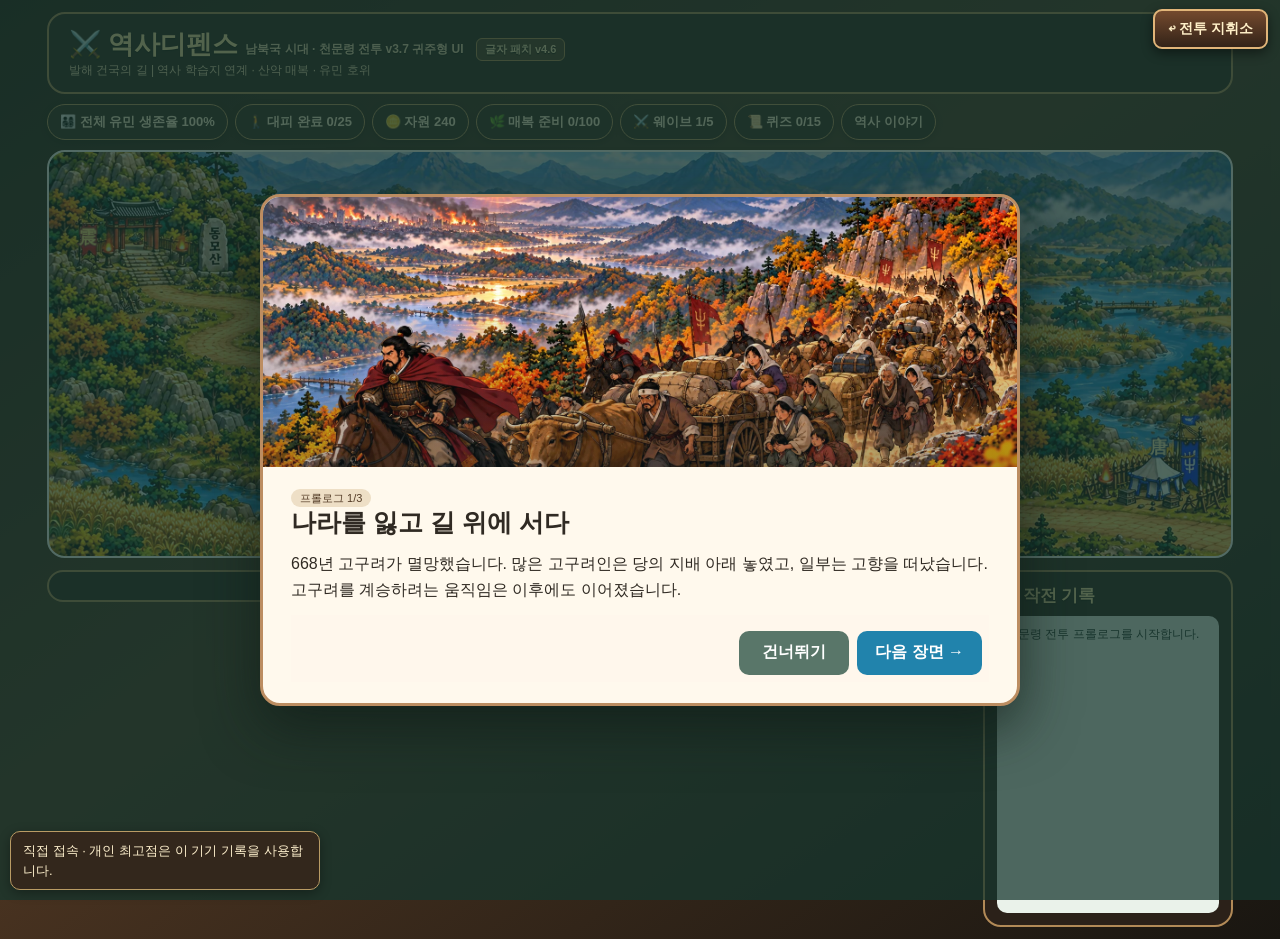
<file: stages/cheonmun/index.html>
<!DOCTYPE html>
<html lang="ko"><head><meta charset="utf-8"/><meta content="width=device-width,initial-scale=1" name="viewport"/><title>역사디펜스 · 천문령 전투 v3.8 · 안정화판</title><style>
*{box-sizing:border-box}body{margin:0;background:linear-gradient(130deg,#d6e8df,#e9efe4);font-family:'Malgun Gothic',sans-serif;color:#254151}.wrap{max-width:1210px;margin:auto;padding:12px}header,.panel,.stage{background:#fffdf4;border:2px solid #fff;border-radius:18px;box-shadow:0 8px 22px #41645720}header{padding:13px 20px}h1{margin:0;font-size:26px}h2{font-size:18px;margin:0 0 9px}h3{margin:9px 0}.small{font-size:12px;color:#5f7c7e}.chips{display:flex;gap:7px;flex-wrap:wrap;margin:10px 0}.chip{padding:8px 12px;background:#ffffffde;border:1px solid #c6dcd4;border-radius:30px;font-size:13px;font-weight:bold}.stage{position:relative;aspect-ratio:1120/385;min-height:0;overflow:hidden;background:linear-gradient(#40553a88,#40553a66),url('visuals/mountain_trail_custom.webp') center / cover no-repeat;margin-bottom:12px}.stage:before{display:none}.ridge{display:none}.track{display:none}.spot{position:absolute;z-index:4;border:2px solid #ffffffaa;border-radius:13px;padding:6px 8px;background:#233f40c9;color:white;cursor:pointer;font-weight:900;min-width:112px;text-align:center;font-size:13px;backdrop-filter:blur(2px)}.spot[data-zone="0"]{left:60%;top:50%}.spot[data-zone="1"]{left:40%;top:20%}.spot[data-zone="2"]{left:15%;top:64%}.spot.selected{outline:4px solid #ffe28d;background:#16455a}.spot small{display:block;font-size:11px;color:#dbefe0}canvas{position:absolute;inset:0;width:100%;height:100%;z-index:3;pointer-events:none}.field-note{position:absolute;z-index:5;top:8px;left:12px;background:#fff9def0;border-radius:10px;padding:7px 12px;font-size:12px;font-weight:bold}.field-note.hide-note{display:none!important}.layout{display:grid;grid-template-columns:minmax(0,1fr) 293px;gap:12px}.panel{padding:14px}.buttons{display:grid;grid-template-columns:repeat(4,minmax(0,1fr));gap:8px}.button,button{font:inherit;cursor:pointer}.button{background:#e9f4ed;border:2px solid #b5d1bf;border-radius:11px;padding:12px 4px;font-size:13px;font-weight:bold;color:#29556a}.button:disabled,button:disabled{opacity:.45;cursor:not-allowed}.action{background:#2183ac;color:#fff;border:0;border-radius:10px;font-weight:900;padding:11px 18px;margin-top:9px}.action.alt{background:#597669}.action.danger{background:#b36342}.row{display:flex;gap:8px;align-items:center;flex-wrap:wrap}.roles{display:grid;grid-template-columns:repeat(3,minmax(0,1fr));gap:9px}.role{padding:12px 9px;border:2px solid #bad4ca;border-radius:12px;background:#eef8ee;text-align:left;font-weight:bold}.role.selected{border-color:#328bae;background:#d7eff3}.role img{width:64px;height:74px;object-fit:cover;object-position:center 18%;border-radius:9px;float:left;margin-right:9px}.role span{font-size:11px;display:block;font-weight:400;margin-top:5px}.log{height:165px;overflow:auto;background:#eaf2ea;border-radius:10px;padding:9px;font-size:12px;line-height:1.65}.option{display:block;width:100%;text-align:left;margin:5px 0;padding:10px;border:1px solid #b7cbc6;background:white;border-radius:9px}.option:hover{background:#e4f6f7}.hide{display:none!important}.modal{position:fixed;z-index:99;inset:0;background:#16362fbd;display:grid;place-items:center;padding:14px}.story{width:min(720px,100%);background:#fffaf0;border:3px solid #d5b67c;border-radius:20px;overflow:hidden;box-shadow:0 20px 55px #101d18b9}.story-art{height:225px;position:relative;background:#d0dbce center / cover no-repeat;display:grid;place-items:center;font-size:82px}.story-body{padding:21px 27px}.story p{line-height:1.8;min-height:85px}.tag{background:#edf5e8;color:#4f694e;border-radius:99px;padding:3px 9px;font-size:11px}.progress{height:12px;background:#cbd4c6;border-radius:7px;overflow:hidden}.progress i{display:block;height:100%;background:linear-gradient(90deg,#df8b55,#56ba83);width:100%}.warning{padding:9px;background:#fff0d5;border-radius:9px;color:#845329;font-size:12px}.basehp{width:100%;height:10px;background:#e4c5a3;border-radius:9px;overflow:hidden}.basehp i{display:block;height:100%;width:100%;background:#4fae7e}.mono{font-variant-numeric:tabular-nums}@media(max-width:850px){.layout{grid-template-columns:1fr}.stage{min-height:0}.buttons{grid-template-columns:repeat(2,1fr)}.roles{grid-template-columns:1fr}.spot{min-width:92px;font-size:11px}.spot small{font-size:9px}}
.boss-alert{position:absolute;right:16px;top:35px;z-index:9;display:flex;gap:10px;align-items:center;background:#221f26e8;border:2px solid #f7d17e;border-radius:14px;padding:8px;color:#fff1ca;font-size:14px;font-weight:900;max-width:300px;box-shadow:0 7px 20px #0007}.boss-alert img{width:76px;height:70px;object-fit:cover;object-position:center 18%;border-radius:8px;border:1px solid #ffe5af}.story-art{background-position:center!important}.stage canvas{z-index:3}.spot{z-index:5}

/* v0.7.1: 전투 가독성 개선. 기존 반투명 산/넓은 도로 장식을 숨기고 배경 원본을 사용 */
.stage{
 background-image:linear-gradient(180deg,rgba(9,24,22,.06),rgba(9,24,22,.03)),url('visuals/mountain_trail_custom.webp')!important;
 background-position:center center!important;
 background-size:cover!important;
}
.stage::before,.stage .ridge,.stage .track{display:none!important}
.stage canvas{z-index:4!important}
.stage .spot{z-index:6!important;min-width:103px;padding:5px 7px;
 background:rgba(19,49,59,.90);box-shadow:0 2px 6px rgba(0,0,0,.27)}
.stage .field-note{z-index:7!important}
/* v0.7.2: 전투 중 거점 라벨 축소 */
.stage.battle-compact .spot{min-width:76px!important;padding:4px 7px!important;font-size:11px!important;line-height:1.2;border-radius:11px;background:rgba(20,54,61,.88)!important;box-shadow:0 3px 10px rgba(0,0,0,.22)}
.stage.battle-compact .spot small{display:none!important}
.stage.battle-compact .spot[data-zone="0"]{left:12px!important;top:56px!important}
.stage.battle-compact .spot[data-zone="1"]{left:12px!important;top:98px!important}
.stage.battle-compact .spot[data-zone="2"]{left:12px!important;top:140px!important}
.stage.battle-compact .field-note{font-size:11px!important;padding:6px 10px!important;max-width:240px}
@media (max-width:850px){.stage .spot{min-width:85px;padding:5px 6px}.stage.battle-compact .spot{min-width:70px!important;font-size:10px!important}.stage.battle-compact .spot[data-zone="0"]{top:48px!important}.stage.battle-compact .spot[data-zone="1"]{top:86px!important}.stage.battle-compact .spot[data-zone="2"]{top:124px!important}}

/* v0.7.3: 전투 방해 없는 실위치 거점 번호 표식 */
.zone-pin{position:absolute;z-index:8;width:30px;height:30px;border:2px solid #fffcdf;border-radius:50%;display:grid;place-items:center;color:#fff;font:900 14px/1 'Malgun Gothic',sans-serif;box-shadow:0 2px 8px #101a1ab0;cursor:pointer;padding:0;transform:translate(-50%,-50%);background:#234c66;touch-action:manipulation}
.zone-pin[data-zone="1"]{background:#af6d24}.zone-pin[data-zone="2"]{background:#388060}
.zone-pin.selected{outline:3px solid #ffcf54;outline-offset:2px;box-shadow:0 0 0 7px #fbe29930,0 2px 12px #0008;scale:1.06}
.zone-pin small{position:absolute;top:29px;left:50%;transform:translateX(-50%);white-space:nowrap;background:#102f3ee8;color:white;padding:2px 5px;border-radius:5px;font-size:10px;pointer-events:none;line-height:1.1}
.zone-pin.pulse::before{content:'';position:absolute;inset:-14px;border:3px solid #ffe082;border-radius:50%;animation:zonePulse .62s ease-out forwards;pointer-events:none}
@keyframes zonePulse{from{transform:scale(.45);opacity:1}to{transform:scale(1.45);opacity:0}}
@media(max-width:700px){.zone-pin{width:26px;height:26px;font-size:12px}.zone-pin small{font-size:9px;top:25px}}
.camp-abandoned{opacity:.48!important;filter:grayscale(1);border-color:#c0b0a0!important}.stage .zone-pin.camp-abandoned{background:#59514a!important;outline:none!important}.camp-abandoned small{color:#ffd4b8!important}/* v2.0.1: 도주로를 가리는 커다란 거점 레이블 제거 */
.stage .spot{min-width:0!important;padding:4px 8px!important;font-size:11px!important;white-space:nowrap}
.stage .spot small{display:none!important}
.stage .spot[data-zone="0"]{left:61%;top:37%}
.stage .spot[data-zone="1"]{left:36%;top:17%}
.stage .spot[data-zone="2"]{left:9%;top:10%}
.stage.battle-compact .spot{display:none!important}
.stage .zone-pin small{background:#102f3de8}

/* v2.0.2 — no floating name labels: hitboxes perfectly cover painted camp sprites. */
.stage .spot{display:none!important}
.stage .zone-pin{z-index:9;display:block!important;width:8.5%;height:19%;min-width:52px;min-height:52px;max-width:none;border:2px solid transparent;border-radius:18px;transform:translate(-50%,-50%);background:transparent!important;box-shadow:none!important;outline:0!important;color:transparent;font-size:0;scale:1;padding:0;touch-action:manipulation}
.stage .zone-pin small,.stage .zone-sign-data{display:none!important}
.stage .zone-pin[data-zone="0"]{left:57.2%;top:49.2%}
.stage .zone-pin[data-zone="1"]{left:35.3%;top:31.4%}
.stage .zone-pin[data-zone="2"]{left:6.5%;top:18.7%;width:8.2%;height:22%}
.stage .zone-pin.selected{border-color:#ffe18c!important;box-shadow:0 0 0 4px #ffe18c45,0 0 18px #ffdc7480!important}
.stage .zone-pin:hover,.stage .zone-pin:focus-visible{border-color:#fff5c2!important;box-shadow:0 0 0 4px #ffe18c45!important}
.stage .zone-pin.camp-abandoned{border-color:transparent!important;box-shadow:none!important;cursor:not-allowed}
.rear-choice{margin:0 0 9px}.rear-select{padding:8px 12px;flex:0 1 auto}.rear-select.selected{border-color:#398b77;background:#d2eee1}
@media(max-width:700px){.stage .zone-pin{min-width:45px;min-height:55px}}

/* v2.0.3: retreat cutscene and distinct camps */
.retreat-story{max-width:660px}.retreat-scene{background:linear-gradient(110deg,#283e37,#76613d);padding:26px 26px 21px;color:#fff1c9}.retreat-stamp{font-weight:900;font-size:14px}.retreat-route{display:flex;align-items:center;justify-content:space-between;gap:10px;margin-top:22px;font-size:18px;font-weight:900;flex-wrap:wrap}.retreat-route strong{font-size:14px;color:#ffe6a0}.retreat-story .story-body p{min-height:0;margin:9px 0;line-height:1.65}.retreat-story .action{display:block;margin-left:auto;margin-top:20px}.stage .zone-pin[data-zone="0"]{width:8.8%;height:21%}.stage .zone-pin[data-zone="1"]{width:8.8%;height:21%}.stage .zone-pin[data-zone="2"]{width:8.2%;height:22%}

.tactics-guide{margin:12px 0;padding:13px 15px;border:1px solid #d3ac67;border-radius:12px;background:#fff5df;color:#433620}
.tactics-guide p{margin:7px 0 9px;line-height:1.55}.tactics-roles{display:flex;flex-wrap:wrap;gap:7px;margin:8px 0}.tactics-roles span{padding:5px 8px;border-radius:7px;background:#efe3cb;font-size:13px}.battle-help{padding:10px 12px;background:#e1f2e9;color:#174b38;border:1px solid #96c7ae;border-radius:10px;margin:8px 0;font-weight:700;line-height:1.5}
.retreat-readiness{padding:12px 14px;margin:12px 0;border:2px solid #c69352;border-radius:13px;background:#fff0d0;color:#4b321c}.retreat-readiness p{margin:8px 0;line-height:1.6}.retreat-readiness .button{margin-top:4px}.retreat-readiness.hide{display:none!important}

/* v2.2.3: 실제 배경 이미지를 가리지 않는 작은 철수 상태 표식. */
.stage .zone-pin[data-zone="0"].camp-abandoned::after{content:'철수';position:absolute;left:50%;top:50%;transform:translate(-50%,-50%);padding:3px 7px;border-radius:6px;background:rgba(49,46,42,.88);border:1px solid #e1c9a2;color:#fff1d5;font:900 12px/1.35 'Malgun Gothic',sans-serif;white-space:nowrap;pointer-events:none;}
.stage .zone-pin[data-zone="1"].retreat-active{border-color:#9df0bd!important;box-shadow:0 0 0 4px #72d59650,0 0 18px #65c58d95!important;}

/* v2.2.7: non-blocking battlefield status & legible results */
.battle-hud{position:absolute;z-index:8;right:10px;bottom:9px;display:flex;gap:6px;flex-wrap:wrap;justify-content:flex-end;pointer-events:none;max-width:68%}
.battle-hud span{background:rgba(20,42,42,.83);border:1px solid rgba(244,228,178,.65);color:#fff8db;border-radius:9px;padding:5px 9px;font-size:12px;font-weight:800;text-shadow:0 1px 2px #102222}
.stage:has(.boss-alert:not(.hide)) .battle-hud{bottom:9px}
.result-score{display:grid;grid-template-columns:repeat(4,minmax(0,1fr));gap:8px;margin:14px 0}
.result-score>div{padding:12px 5px;border:1px solid #c8d8cb;background:#f0f6ee;border-radius:12px;text-align:center}
.result-score strong{display:block;font-size:21px;color:#24546b;font-variant-numeric:tabular-nums}
.result-score span{display:block;font-size:11px;color:#455e54;margin-top:4px}
.result-meaning,.retreat-next{border-radius:10px;background:#fff1d5;border-left:4px solid #c18a3c;padding:10px 13px;line-height:1.55;font-size:13px}
@media(max-width:650px){.result-score{grid-template-columns:repeat(2,minmax(0,1fr))}.battle-hud{max-width:90%}.battle-hud span{font-size:10px;padding:4px 6px}}
.final-debrief{margin:12px 0;padding:13px 15px;background:#f4f1e4;border:1px solid #c7b98e;border-radius:12px;font-size:13px;line-height:1.7}.final-debrief p{margin:6px 0}.final-debrief strong{font-size:15px}#nextWave:disabled{opacity:.55;cursor:not-allowed}

/* v2.2.7 역사 이벤트 삽화 적용 */
.story {max-height:calc(100dvh - 24px);overflow-y:auto}
.story-art {height:260px;background-size:cover;background-position:center 45%!important}
.retreat-scene {position:relative;isolation:isolate;min-height:225px;
 background:linear-gradient(90deg,rgba(15,28,29,.64),rgba(15,28,29,.09)),
 url('visuals/retreat_event.webp') center 47%/cover no-repeat}
.retreat-scene .retreat-stamp,.retreat-scene .retreat-route {
 position:relative;z-index:1;text-shadow:0 2px 5px #102326}
@media(max-height:700px){.story-art{height:190px}.retreat-scene{min-height:170px}}


/* v2.3.0 역사 이벤트 - 태블릿 가독성 / 화면 크기 대응 */
.modal{overflow-y:auto;overscroll-behavior:contain;align-items:center}
.story{width:min(760px,100%);max-height:calc(100dvh - 28px);max-height:calc(100vh - 28px);overflow-y:auto;overscroll-behavior:contain}
.story-art{height:clamp(170px,32vh,270px);background-position:center 44%!important}
.story-body{padding:clamp(12px,2.4vh,21px) clamp(16px,3vw,28px)}
.story-body h2{font-size:clamp(19px,2.7vw,25px);line-height:1.35}
.story-body p{min-height:0;line-height:1.65;font-size:clamp(13px,1.55vw,16px);margin:11px 0}
.story-body .action{min-height:44px}
#storyModal[data-theme="pro"] .story{border-color:#bc8d61;background:#fff7ec}
#storyModal[data-theme="pro"] .tag{background:#f2dfc9;color:#774a31}
#storyModal[data-theme="epi"] .story{border-color:#83ac9a;background:#f2faf5}
#storyModal[data-theme="epi"] .tag{background:#dceee4;color:#2a6951}
#retreatStoryModal .story{border-color:#c26f55;background:#fff5ef}
#retreatStoryModal .retreat-scene{min-height:clamp(150px,28vh,225px)}
#retreatStoryModal .retreat-route{background:rgba(18,34,36,.75);border-radius:12px;padding:9px 12px;margin-top:12px;font-size:clamp(12px,1.7vw,17px)}
#retreatStoryModal .retreat-stamp{display:inline-block;background:rgba(18,34,36,.75);border-radius:9px;padding:5px 10px}
@media(max-width:600px){.modal{padding:8px}.story{max-height:calc(100dvh - 16px)}.story-art{height:175px}.story-body{padding:12px 15px}.story-body .row{gap:6px}}
@media(max-height:570px){.story-art{height:115px!important}.story-body p{margin:6px 0}.retreat-scene{min-height:115px!important}}


/* v2.3.1 안전한 터치 영역과 이미지 위치 */
#storyModal .story,#retreatStoryModal .story{overscroll-behavior:contain}
#storyModal .story button,#retreatStoryModal .story button{min-height:44px}
#storyModal .story-art{background-repeat:no-repeat}
#retreatStoryModal .retreat-scene{background-position:center 42%}
@media (max-height:500px){#storyModal .story-art{height:96px!important}#retreatStoryModal .retreat-scene{min-height:100px!important}}

/* v2.3.2 tablet: viewport, touch, landscape and modal visibility */
html{-webkit-text-size-adjust:100%;text-size-adjust:100%}
button{-webkit-tap-highlight-color:transparent;touch-action:manipulation}
.modal{overflow-x:hidden;overflow-y:auto;padding:max(8px,env(safe-area-inset-top,0px)) max(8px,env(safe-area-inset-right,0px)) max(8px,env(safe-area-inset-bottom,0px)) max(8px,env(safe-area-inset-left,0px))}
.modal .story{max-height:calc(100vh - 16px);max-height:calc(100dvh - 16px);overflow:auto;overscroll-behavior:contain}
#storyNext,#storySkip,#confirmRetreat{min-height:48px;min-width:110px}
#storyModal .row{flex-wrap:wrap;position:sticky;bottom:0;background:#fff7ec;padding:7px}
.zone-pin{min-width:44px;min-height:44px;touch-action:manipulation}
.spot,.rear-select{min-height:44px;touch-action:manipulation}
@media(pointer:coarse){.action,.button,.option,.role{min-height:44px}.zone-pin{min-width:44px;min-height:44px}}
@media(max-height:560px) and (orientation:landscape){
 .story-art{height:104px!important}
 .story-body{padding:9px 14px!important}
 .story-body p{margin:5px 0!important;line-height:1.5!important}
 .story-body h2{font-size:17px!important;margin:4px 0!important}
 #retreatStoryModal .retreat-scene{min-height:102px!important;padding:12px 16px!important}
 #retreatStoryModal .retreat-route{margin-top:5px!important;padding:5px 8px!important}
}
@media(max-width:410px){
 .wrap{padding:7px}
 header{padding:10px 12px}
 h1{font-size:21px}
 .chips{gap:4px}
 .chip{font-size:11px;padding:6px 8px}
 .spot{min-width:54px;padding:4px 3px;font-size:10px}
 .spot small{font-size:9px}
 .stage .field-note{font-size:10px;padding:5px 7px;max-width:76%}
 .modal .story-art{height:155px}
}

/* v2.3.3 - battlefield-adjacent quick recruitment */
.quick-command{margin:-3px 0 10px;border:2px solid #a0c8b5;border-radius:15px;background:#fffdf2;padding:9px 12px;box-shadow:0 4px 13px #1c453122}
.quick-summon h3{font-size:15px;margin:0 0 7px;display:flex;flex-wrap:wrap;gap:7px;align-items:center}
.quick-summon .rear-choice{margin:0 0 7px}
.quick-summon .rear-choice .button{font-size:12px;padding:5px 12px;min-height:32px}
.quick-summon .buttons{display:grid;grid-template-columns:repeat(4,minmax(0,1fr));gap:8px}
.quick-summon .summon-card{display:flex;align-items:center;justify-content:center;gap:7px;padding:5px 7px;min-height:78px;text-align:left;border:2px solid #b6d1bd;border-radius:10px;background:#eef7eb;white-space:normal}
.quick-summon .summon-card img{display:block;width:58px;height:62px;object-fit:contain;object-position:center;flex-shrink:0;mix-blend-mode:multiply}
.quick-summon .summon-name{display:block;flex:1;min-width:0;line-height:1.3;font-size:14px;font-weight:900;color:#2b4d46}
.quick-summon .summon-name small{display:block;font-size:10px;font-weight:500;color:#577b6b}
.quick-summon .summon-cost{font-size:12px;color:#a76520;white-space:nowrap;margin:0 2px}
.quick-command .compact-battle-controls{padding:0 0 7px;margin:0 0 9px;border-bottom:1px solid #d9e5dc}
.compact-battle-controls h2{font-size:14px;margin:0 0 4px}
.compact-battle-controls #battleInfo{margin:0 0 4px}
.compact-battle-controls #battleHelp{padding:4px 7px;font-size:11px;line-height:1.3;margin-bottom:4px}
.compact-battle-controls .row{gap:6px}
.compact-battle-controls .action{margin:0;min-height:38px;padding:6px 10px;font-size:12px;flex:1}
.battle-instructions{font-size:12px;color:#597369;margin:6px 0}.battle-instructions summary{cursor:pointer}
@media(max-width:800px){.quick-summon .summon-card{flex-direction:column;text-align:center;gap:2px;min-height:102px;padding:5px 2px}.quick-summon .summon-card img{width:45px;height:49px}.quick-summon .summon-name{font-size:12px}.quick-summon .summon-name small{display:none}.quick-summon .summon-cost{font-size:11px}}
@media(max-width:440px){.quick-command{padding:7px}.quick-summon .buttons{gap:4px}.quick-summon .summon-card img{width:37px;height:40px}.quick-summon .summon-card{min-height:91px}.compact-battle-controls .row{display:grid;grid-template-columns:repeat(2,1fr)}}

/* v2.3.7: directly accessible start button under summoning cards */
.quick-start-bar{display:flex;align-items:center;justify-content:space-between;gap:12px;margin-top:9px;padding:8px 10px;border-radius:11px;background:#e6f1e2;border:1px solid #a7c8a7}
.quick-start-hint{font-size:13px;font-weight:800;color:#375847}
.quick-start-btn{margin:0;min-height:48px;min-width:185px;background:#167eaa;box-shadow:0 3px 8px #26648133;font-size:17px;white-space:nowrap}
@media(max-width:680px){.quick-start-bar{flex-direction:column;align-items:stretch;gap:5px}.quick-start-hint{text-align:center;font-size:12px}.quick-start-btn{width:100%;min-height:48px}}

/* 안정화: 태블릿 가로모드 터치 및 버튼 가시성 */
@media (hover:none) and (pointer:coarse){button,.button,[role="button"]{touch-action:manipulation}button{min-height:42px}}
@media (max-height:650px) and (orientation:landscape){.modal{overflow-y:auto;align-items:start}.story{max-height:calc(100dvh - 18px);overflow-y:auto}}

/* v3.2 - battlefield quick command and hero as a fifth card */
.quick-summon .buttons{grid-template-columns:repeat(5,minmax(0,1fr));align-items:stretch}
.hero-summon{border:2px solid #b68b46;background:#fff2d8;transition:filter .16s,opacity .16s,box-shadow .16s;}
.hero-summon img{object-fit:cover!important;object-position:center 12%;border-radius:7px;}
.hero-summon:disabled{filter:grayscale(.65);opacity:.52;cursor:not-allowed}
.hero-summon.hero-ready{opacity:1;filter:none;border-color:#d8a327;box-shadow:0 0 0 2px #ffe6a3,0 0 11px #f3c95888;}
.hero-summon.hero-used{filter:grayscale(.8);opacity:.42}
#useSkill{display:none!important}
@media(max-width:640px){.quick-summon .buttons{grid-template-columns:repeat(3,minmax(0,1fr))}}
@media(max-width:400px){.quick-summon .buttons{grid-template-columns:repeat(3,minmax(0,1fr))}}

/* v3.7 귀주대첩 표준 UI: 3영웅 가로 배열, 5칸 전투 조작, 작전기록 상단 */
.layout{grid-template-columns:minmax(0,1fr) 250px;align-items:start}
.layout>.panel{min-width:0}
.roles{display:grid!important;grid-template-columns:repeat(3,minmax(0,1fr))!important;gap:7px!important}
.role{display:flex;align-items:center;gap:7px;min-width:0;min-height:96px;padding:7px 6px!important;font-size:13px!important;line-height:1.25;text-align:left}
.role img{float:none!important;flex:0 0 55px;width:55px!important;height:72px!important;margin:0!important;object-fit:contain!important;background:#e6f3ee}
.role span{font-size:10px;line-height:1.35;margin-top:4px}
.mission-log-panel{padding:12px!important}
.mission-log-panel h2{font-size:17px;margin:0 0 9px}
.mission-log-panel .log{height:clamp(180px,33vh,360px);overflow:auto}
.quick-command .quick-summon .buttons{grid-template-columns:repeat(5,minmax(0,1fr))!important;gap:6px!important;overflow:visible!important}
.quick-command .summon-card{min-width:0!important;min-height:79px!important;padding:4px!important;display:flex;align-items:center;flex-direction:column;text-align:center;gap:1px!important;justify-content:center}
.quick-command .summon-card img{width:46px!important;height:43px!important;flex-shrink:0;object-fit:contain!important}
.quick-command .summon-name{flex:none;font-size:12px!important;line-height:1.12}
.quick-command .summon-name small{display:none}
.quick-command .summon-cost{font-size:11px!important}
.quick-command .hero-summon{background:#fff0d4!important}
.quick-command .hero-summon img{width:40px!important;height:44px!important;object-fit:contain!important;mix-blend-mode:normal}
.quick-command .hero-summon .summon-name small{display:block!important;font-size:9px!important}
.quick-command .compact-battle-controls{padding:9px 0 0!important;margin:9px 0 0!important;border-top:1px solid #d9e5dc;border-bottom:0!important}
.quick-command .compact-battle-controls .row{display:flex;flex-wrap:wrap}
.quick-command #useAmbush,.quick-command #speed,.quick-command #emergency{flex:1 1 130px}
.quick-command .rear-choice{margin-bottom:6px}
.quick-command .quick-start-bar{margin-top:7px;padding:6px 8px}
#heroPanel>.small{margin:8px 0}
@media(max-width:900px){.layout{grid-template-columns:minmax(0,1fr) 205px}.role{flex-direction:column;text-align:center}.role img{flex-basis:auto;height:59px!important}.role span{font-size:10px}.roles{gap:5px!important}}
@media(max-width:700px){.layout{grid-template-columns:1fr}.roles{grid-template-columns:repeat(3,minmax(0,1fr))!important}.role{flex-direction:row;text-align:left}.role img{width:42px!important;height:60px!important}.quick-command .summon-card{min-height:72px!important}.quick-command .summon-card img{width:34px!important;height:35px!important}.quick-command .summon-name{font-size:10px!important}.quick-command .summon-cost{font-size:10px!important}.mission-log-panel .log{height:135px}}
@media(max-width:420px){.role{flex-direction:column;text-align:center}.role img{height:54px!important}.quick-command .buttons{gap:3px!important}.quick-command .summon-card{padding:2px!important}.quick-command .summon-name{font-size:9px!important}}
</style><style id="unified-defense-ui">
/* v2.5: Preserve original battle mechanics and battlefield art. UI shell only. */
body{background:linear-gradient(145deg,#251a12,#4b3421 45%,#191611)!important;color:#f7e6c7!important}
.wrap{background:transparent!important}
header,.panel,.learning-panel,.upgrade-panel{border-color:#b28a57!important;background-color:#2b2119!important;color:#f6e2bf!important;box-shadow:0 4px 15px #130d0988!important}
header h1,header h2,.panel h2,.panel h3{color:#ffdf9b!important;text-shadow:0 1px 1px #160f0a}
header button,.panel button,.upgrade-panel button{border-color:#b78b53!important}
#defense-lobby-return{position:fixed;right:12px;top:9px;z-index:99998;text-decoration:none;color:#fff0c8;background:linear-gradient(180deg,#744a2e,#332318);border:2px solid #e1b579;border-radius:9px;padding:9px 13px;font:800 14px 'Malgun Gothic',sans-serif;box-shadow:0 4px 12px #0007}
#defense-lobby-return:focus-visible{outline:3px solid #ffda73}
</style><style id="readability-patch-v45">

/* v4.5 readability patch — restore strong contrast while preserving battlefield art. */
/* The modal is a light surface and must NEVER inherit the dark shell's cream text. */
#storyModal .story, #retreatStoryModal .story{color:#30271e!important;background:#fffaf0!important}
#storyModal .story-body, #retreatStoryModal .story-body,
#storyModal .story-body h2, #retreatStoryModal .story-body h2,
#storyModal .story-body h3, #retreatStoryModal .story-body h3{color:#30271e!important}
#storyModal .story-body p, #retreatStoryModal .story-body p{color:#46382b!important}
#storyModal .story-body .tag,#retreatStoryModal .story-body .tag{color:#493724!important;background:#f4e8d4}
#storyModal .story-body .small,#retreatStoryModal .story-body .small{color:#5e4b39!important}
#storyModal .retreat-scene,#retreatStoryModal .retreat-scene,
#retreatStoryModal .retreat-scene strong{color:#fff1cf!important}
#storyModal .action,#retreatStoryModal .action{color:#fff!important}
.chips .chip{background:#33261d!important;border:1px solid #b99156!important;color:#fef0cd!important;box-shadow:0 2px 6px #0004}
.chips .chip *{color:inherit!important}
header .small,.panel .small,.panel p.small{color:#ecd5ad!important}
.panel>.small, .panel .battle-instructions,.panel .battle-help{line-height:1.55}
.panel h2,.panel h3,header h1{color:#ffe2a1!important}
.panel .role,.panel .button,.panel .option,.panel .tactics-guide,
.panel .tactics-guide *,.panel .battle-help,.panel .rear-select,
.panel .fleet-readiness{color:#213d3b!important}
.panel .role span{color:#3b5154!important}
.panel .log{color:#213d3a!important}
.panel .log *, .panel .option *{color:inherit}
.field-note{color:#3d3526!important}

</style><style id="readability-patch-v46">
/* v4.6 contrast fix: priority scoped to current Cheonmun document */
#storyModal:not(.hide) .story, #storyModal .story, #retreatStoryModal .story{background:#fff9ed!important;color:#302a23!important}
#storyModal .story-body, #storyModal .story-body h2,#storyModal .story-body p,
#storyModal .story-body h3,#storyModal .story-body span:not(.tag),
#retreatStoryModal .story-body, #retreatStoryModal .story-body h2,
#retreatStoryModal .story-body p {color:#302a23!important;text-shadow:none!important}
#storyModal .story-body .tag {background:#eedfc6!important;color:#533b26!important}
#storyModal .story-body button.action, #retreatStoryModal .story-body button.action{color:#ffffff!important}
body .chips .chip,body .chips span.chip{background:#35281e!important;color:#fff0cf!important;border-color:#bf965d!important}
body .chips .chip span,body .chips .chip b,body .chips .chip strong{color:#fff0cf!important}
body .field-note{background:#fff8de!important;color:#382e21!important}
body .panel .log,body .panel .log *{color:#243630!important}
body .panel .small,body .panel .battle-instructions{color:#eed8b4!important}
body .panel .role,body .panel .role span,body .panel .option{color:#263b36!important}
body .role{background:#eef8ee!important}
body .role.selected{background:#d7eff3!important}
#readabilityVersion{font:700 11px 'Malgun Gothic',sans-serif;color:#fae3b0;background:#4e3924;border:1px solid #b58c52;border-radius:6px;padding:3px 8px;display:inline-block;margin-left:9px;vertical-align:middle}
</style><style id="history-defense-v48-final-contrast">

/* v4.8: readable headings and hints in pale quick summon box. */
body #quickCommand,body #quickCommand .quick-summon,body #quickCommand .quick-summon h3,body #quickCommand .quick-summon h3 *,body #quickCommand .small,body #quickCommand #selectedZone{color:#27433d!important}
body #quickCommand .quick-summon .summon-card,body #quickCommand .quick-summon .summon-card *{color:#29463b!important}
body #quickCommand .quick-summon .rear-select{color:#29463b!important}
body #quickCommand .quick-summon .summon-card:disabled{opacity:.64}
body #quickCommand .quick-summon .summon-card:disabled *{opacity:1}

</style><link rel="stylesheet" href="../../assets/hd-records.css"><script id="hd-lite-detect">
const HD_LITE = !!((navigator.deviceMemory && navigator.deviceMemory <= 4) || (navigator.hardwareConcurrency && navigator.hardwareConcurrency <= 4) || (navigator.connection && navigator.connection.saveData));
if(HD_LITE) document.documentElement.classList.add('hd-lite');
</script><style id="hd-lite-perf">
.hd-lite .troopSprite,.hd-lite .enemySprite,.hd-lite .sprite img,.hd-lite .base-sprite,.hd-lite .graphic-impact,.hd-lite .fx-shot,.hd-lite .fx-hit,.hd-lite .role img,.hd-lite .spot,.hd-lite .ship img{filter:none!important;backdrop-filter:none!important}
.hd-lite .gateAlert,.hd-lite .siege-message,.hd-lite .hero-skill-overlay{animation:none!important}
.hd-lite header,.hd-lite .panel,.hd-lite .field,.hd-lite .stage,.hd-lite .battleCenter .field{box-shadow:none!important}
</style></head><body><a id="defense-lobby-return" href="../../index.html">↩ 전투 지휘소</a><div class="wrap"><header><h1>⚔️ 역사디펜스 <span class="small">남북국 시대 · 천문령 전투 v3.7 귀주형 UI <span id="readabilityVersion">글자 패치 v4.6</span></span></h1><div class="small">발해 건국의 길 | 역사 학습지 연계 · 산악 매복 · 유민 호위</div></header><div class="chips"><div class="chip">👨‍👩‍👧‍👦 전체 유민 생존율 <b id="protect">100</b>%</div><div class="chip">🚶 대피 완료 <b id="rescued">0</b>/25</div><div class="chip">🪙 자원 <b id="coins">240</b></div><div class="chip">🌿 매복 준비 <b id="ambush">0</b>/100</div><div class="chip">⚔️ 웨이브 <b id="wave">1</b>/5</div><div class="chip">📜 퀴즈 <b id="quizscore">0</b>/15</div><div class="chip" id="phaseChip">프롤로그</div></div><div class="stage" id="stage"><div class="ridge"></div><div class="track"></div><div class="boss-alert hide" id="bossAlert"><img alt="" id="bossArt"/><span id="bossAnnounce"></span></div><div class="field-note" id="battleMessage">해당 위치를 눌러 방어선을 선택하세요.</div><canvas height="385" id="fieldCanvas" width="1120"></canvas><div aria-live="off" class="battle-hud" id="battleHud"><span id="hudLine">1번 막사 방어</span><span id="hudTroops">아군 0부대</span><span id="hudConvoy">구조 0/25</span></div><button aria-label="1번 막사 선택" class="zone-pin selected" data-zone="0" title="1번 막사 선택" type="button"><small id="pin0">0부대</small></button><button aria-label="2번 막사 선택" class="zone-pin" data-zone="1" title="2번 막사 선택" type="button"><small id="pin1">0부대</small></button><button aria-label="동모산 입구 선택" class="zone-pin" data-zone="2" title="동모산 입구 선택" type="button"><small id="pin2">0부대</small></button><button class="spot selected" data-zone="0">① 1번 막사<small id="z0">부대 0</small></button><button class="spot" data-zone="1">② 2번 막사<small id="z1">부대 0</small></button><button class="spot" data-zone="2">③ 동모산 입구<small id="z2">부대 0</small></button></div><div class="quick-command hide" id="quickCommand"><section class="quick-summon" id="quickSummonSection"><h3>⚔️ 병력 즉시 소환 <span class="small">선택 거점: <b id="selectedZone">1번 막사</b></span></h3><div class="row rear-choice"><button aria-label="동모산 입구 후방 차단병 선택" class="button rear-select" data-zone="2" type="button">🌲 동모산 후방 차단병 선택</button></div><div class="buttons" id="summons"><button aria-label="방패병 소환 45자원" class="button summon-card" data-type="shield" type="button"><img alt="" loading="eager" src="sprite_assets/balhae/shield/00.webp"/><span class="summon-name">방패병<small>방어</small></span><strong class="summon-cost">🪙 45</strong></button><button aria-label="창병 소환 55자원" class="button summon-card" data-type="spear" type="button"><img alt="" loading="eager" src="sprite_assets/balhae/shield/00.webp"/><span class="summon-name">창병<small>근접</small></span><strong class="summon-cost">🪙 55</strong></button><button aria-label="궁병 소환 65자원" class="button summon-card" data-type="bow" type="button"><img alt="" loading="eager" src="sprite_assets/balhae/bow/00.webp"/><span class="summon-name">궁병<small>원거리</small></span><strong class="summon-cost">🪙 65</strong></button><button aria-label="기병 소환 90자원" class="button summon-card" data-type="horse" type="button"><img alt="" loading="eager" src="sprite_assets/balhae/horse/00.webp"/><span class="summon-name">기병<small>기동</small></span><strong class="summon-cost">🪙 90</strong></button><button class="button summon-card hero-summon" disabled="" id="heroSkillCard" title="전투 중 영웅 기술 사용" type="button"><img alt="선택한 지휘관" id="heroSkillPortrait" src="visuals/hero_dae.webp"/><span class="summon-name" id="heroSkillCardLabel">대조영<small>전투 중 사용</small></span><strong class="summon-cost" id="heroSkillStatus">⚡ 준비</strong></button></div></section><section class="hide compact-battle-controls" id="battlePanel"><h2>④ 천문령 전투 진행</h2><p class="small" id="battleInfo"></p><div aria-live="polite" class="battle-help" id="battleHelp" role="status">⚔ 전투 중에도 병력을 소환할 수 있습니다. 자원은 3초마다 12씩 보급됩니다.</div><div class="row"><button class="action" id="useAmbush">매복 발동 (100)</button><button class="action alt" id="useSkill">지휘관 기술 (웨이브당 1회)</button><button class="action alt" id="speed">속도 ×1</button><button class="action alt" id="emergency">🛡 무료 긴급 방패병 (웨이브당 1회)</button></div></section><div class="quick-start-bar hide" id="quickStartBar"><span class="quick-start-hint">✅ 병력 배치 완료 → 전투를 시작하세요</span><button class="action quick-start-btn" id="startBattle" type="button">⚔️ 전투개시</button></div></div><div class="layout"><main class="panel"><section id="heroPanel"><h2>① 지휘관 선택</h2><div class="roles"><button class="role selected" data-hero="dae"><img alt="" src="visuals/hero_dae.webp"/>대조영<span>건국 주역 · 전선 반격 기술</span></button><button class="role" data-hero="jung"><img alt="" src="visuals/hero_jung.webp"/>걸걸중상<span>건국 세력의 기반 · 유민 결집</span></button><button class="role" data-hero="biu"><img alt="" src="visuals/hero_biu.webp"/>걸사비우<span>말갈 세력 지도자 · 추격 차단 18초</span></button></div><p class="small">역사 안내: 걸걸중상·걸사비우는 발해 건국 과정의 관련 인물입니다. 전투 기술과 직접 참전 설정은 교육용 각색입니다.</p><button class="action" id="chooseHero">지휘관 확정 → 퀴즈</button></section><section class="hide" id="quizPanel"><h2>② 남북국 시대 전체 문제은행 복습 · 무작위 문제 <span class="small" id="qCount"></span></h2><p id="question"></p><div id="options"></div><p class="small" id="feedback"></p><button class="action hide" id="nextQuiz">다음</button></section><section class="hide" id="readyPanel"><h2>③ 산악 방어 거점 배치</h2><div class="warning">게임용 각색: 세 거점·유민 보호율·매복 전술과 걸걸중상·걸사비우의 지휘관 기술은 실제 천문령 전투 참여를 재현한 것이 아닙니다.</div><p id="waveDescription"></p><details class="battle-instructions"><summary>방어선 조작 방법 보기</summary><p class="small">막사 ①·②는 길 옆에 있고, 소환한 병사는 막사 앞 도주로에서 싸웁니다. ③ 동모산 입구는 막사가 아닌 탈출 지점입니다. 후방 차단병은 아래 버튼으로 선택합니다. 2웨이브 종료 뒤 역사 이벤트를 보고 ① 1번 막사를 철수합니다. 생존 병력은 ② 막사로 자동 이동하며 ①에는 더 이상 소환할 수 없습니다. ③ 동모산 입구에는 후방 차단병을 배치하세요.</p></details><div class="hide" id="retreatPanel" style="padding:13px;margin:12px 0;border:2px solid #d6ae63;border-radius:13px;background:#fff4dc"><h3 style="margin:0 0 8px">📯 역사 이벤트: 피란 행렬 엄호</h3><p>장군님! 불길이 번지기 전에 유민들을 먼저 산길로 보내야 합니다. 2번 본진으로 물러서며 피란 행렬을 엄호하시죠!</p><p class="small">생존 병력이 자동으로 2번 막사로 이동합니다. 이제 이곳에서 당군을 막으며 동모산 입구까지 마지막 호송을 이어가세요.</p></div><div aria-live="polite" class="retreat-readiness hide" id="retreatReadiness" role="status"><b>📯 2번 본진 재정비 상황</b><p id="retreatReadinessText"></p><button class="button" id="selectSecondCamp" type="button">🏕️ 2번 본진 선택하고 보충하기</button></div><div aria-live="polite" class="tactics-guide" id="tacticsGuide"><b>🧭 출전 전술 안내</b><p id="tacticsText">병력의 역할을 확인하고 도주로를 지킬 방어선을 선택하세요.</p><div class="tactics-roles"><span>🛡 방패병: 적을 막기</span><span>⚔ 창병: 근접 공격</span><span>🏹 궁병: 먼 거리 지원</span><span>🐎 기병: 빠른 공격</span></div><button class="button" id="tacticsRecommend" type="button">추천 배치 확인</button></div></section><section class="hide" id="resultPanel"><h2 id="resultTitle"></h2><p id="resultDesc"></p><div aria-label="유민 구조 실적" class="result-score" id="resultScore"><div><strong id="scoreWave">0/5</strong><span>이번 웨이브 구조</span></div><div><strong id="scoreLost">0</strong><span>이번 웨이브 손실</span></div><div><strong id="scoreTotal">0/25</strong><span>전체 누적 구조</span></div><div><strong id="scoreRate">100%</strong><span>전체 유민 생존율</span></div></div><p class="result-meaning" id="resultMeaning"></p><div class="final-debrief hide" id="finalHistoryDebrief"><strong>📜 실제 역사와 게임 속 선택</strong><p>실제 역사에서 대조영 세력은 당의 추격군을 천문령 일대에서 물리친 후 동모산 일대에서 발해를 세웠습니다.</p><p>게임의 막사 두 곳, 유민 25무리, 후퇴 명령과 병력 기술은 역사적 상황을 이해하기 위한 교육용 각색입니다.</p><p id="finalHistoryReflect">오늘의 선택이 유민 보호에 어떤 영향을 주었는지 생각해 보세요.</p></div><button class="action" id="nextWave">다음 웨이브</button><button class="action alt hide" id="retry">다시 도전</button></section></main><aside class="panel mission-log-panel"><h2>📜 작전 기록</h2><div aria-live="polite" class="log" id="log"></div><div class="legacy-status hide"><div id="guide">유민을 보호하세요.</div><div class="progress"><i id="protectBar"></i></div><div class="basehp"><i id="enemyBar"></i></div><p id="enemyInfo">추격군 접근 전</p></div></aside></div></div>
<div aria-labelledby="retreatEventTitle" aria-modal="true" class="modal hide" id="retreatStoryModal" role="dialog"><div class="story retreat-story"><div class="retreat-scene"><span class="retreat-stamp">📯 역사 이벤트 · 방어선 후퇴</span><div class="retreat-route"><span>⛺ 1번 본진</span><strong>⟵ 병력 철수</strong><span>🏕️ 2번 본진</span></div></div><div class="story-body"><h2 id="retreatEventTitle">1번 본진에서 물러나다</h2><p>“장군님! 당군의 추격이 거세지고 있습니다. 더는 1번 본진에서 버티기 어렵습니다.”</p><p>“유민들이 동모산으로 향하고 있습니다. 병력을 2번 본진으로 물려 남은 도주로를 지켜야 합니다!”</p><p class="retreat-next"><b>다음 행동</b> · 후퇴 명령 확인 → 3웨이브 역사 퀴즈 → 2번 본진 병력 재정비 → 전투개시</p><p class="warning">역사 학습 안내: 실제 천문령 전투의 승리와 발해 건국을 바탕으로 한 장면입니다. 불타는 막사, 두 방어선, 철수 대사와 장면 연출은 교육용 각색입니다.</p><button class="action" id="confirmRetreat" type="button">2번 본진으로 후퇴 →</button></div></div></div><div class="modal" id="storyModal"><div class="story"><div class="story-art" id="storyArt">🏞️</div><div class="story-body"><span class="tag" id="storyCategory">프롤로그</span><h2 id="storyTitle"></h2><p id="storyText"></p><div class="row" style="justify-content:flex-end"><button class="action alt" id="storySkip">건너뛰기</button><button class="action" id="storyNext">다음 장면 →</button></div></div></div></div>
<script>
'use strict';
const $=s=>document.querySelector(s),$$=s=>[...document.querySelectorAll(s)];
const PRO=[["나라를 잃고 길 위에 서다","668년 고구려가 멸망했습니다. 많은 고구려인은 당의 지배 아래 놓였고, 일부는 고향을 떠났습니다. 고구려를 계승하려는 움직임은 이후에도 이어졌습니다.",""],["새로운 터전을 향한 대이동","696년 거란의 봉기로 당의 동북방 지배가 흔들렸습니다. 대조영을 중심으로 고구려 유민과 말갈 세력이 동쪽으로 이동했습니다.",""],["천문령, 결전을 준비하다","당의 추격군이 다가옵니다. 이동 과정에서 걸걸중상과 걸사비우는 사망한 것으로 전해집니다. 대조영 세력은 천문령에서 추격을 막아야 합니다.",""]];
const EPI=[["천문령에서 추격군을 물리치다","대조영 세력은 천문령에서 이해고의 추격군을 물리쳤습니다. 이 승리는 독자적인 나라를 세우는 중요한 전환점이 되었습니다.",""],["동모산에 뿌리내리다","대조영은 동모산 일대에 자리를 잡았습니다. 고구려 유민과 말갈 세력은 새로운 생활 기반을 다져 나갔습니다.",""],["발해 건국, 새로운 시대의 시작","698년 대조영은 나라를 세웠습니다. 처음에는 진이라 하였고, 이후 발해라는 이름을 사용했습니다. 남쪽 신라와 북쪽 발해가 공존했습니다.",""]];
// 각 문항의 출처: 2026 읽는역사 1학기 주제7 (학습지 인쇄 21~35쪽) · 주제7~10
// 2단원 문제은행: 학습지 1학기 주제 7~10, 총 60문항.
const Q=[{"topic":7,"tier":"fact","text":"백제 옛 땅에 당이 설치한 통치 기구는?","options":["웅진 도독부","안동 도호부","계림 도독부","집사부"],"correct":0,"explain":"당이 백제 옛 땅에 웅진 도독부를 설치했습니다."},{"topic":7,"tier":"fact","text":"당이 고구려 옛 수도 평양에 설치한 기구는?","options":["안동 도호부","웅진 도독부","계림 도독부","정당성"],"correct":0,"explain":"당은 평양에 안동 도호부를 설치했습니다."},{"topic":7,"tier":"fact","text":"나당 전쟁에서 당의 육군을 크게 격파한 전투는?","options":["매소성 전투","기벌포 전투","황산벌 전투","안시성 전투"],"correct":0,"explain":"매소성은 당의 육군을 격파한 곳입니다."},{"topic":7,"tier":"fact","text":"나당 전쟁에서 당의 수군을 격파한 전투는?","options":["기벌포 전투","매소성 전투","살수 대첩","황산벌 전투"],"correct":0,"explain":"기벌포에서 당 수군을 격파했습니다."},{"topic":7,"tier":"fact","text":"발해 건국을 주도한 인물은?","options":["대조영","대흠무","대무예","유득공"],"correct":0,"explain":"대조영이 고구려 유민과 말갈인을 이끌고 발해를 세웠습니다."},{"topic":7,"tier":"fact","text":"발해 건국의 터전이 된 지역은?","options":["동모산 부근","한양","금마저","사비"],"correct":0,"explain":"대조영이 동모산 부근에 발해를 건국했습니다."},{"topic":7,"tier":"concept","text":"당이 웅진 도독부·안동 도호부·계림 도독부를 설치한 이유로 적절한 것은?","options":["한반도에 대한 지배를 확대하려고","발해 건국을 지원하려고","신라의 독립을 인정하려고","신라의 9주를 설치하려고"],"correct":0,"explain":"당은 옛 백제·고구려와 신라 땅까지 지배하려 했습니다."},{"topic":7,"tier":"concept","text":"신라의 삼국 통일이 자주적인 성격을 지닌다고 평가하는 근거는?","options":["유민과 협력해 당군을 몰아냄","당에 국왕의 자리를 양보함","당의 통치 기구를 유지함","고구려 유민을 모두 추방함"],"correct":0,"explain":"백제·고구려 유민과 힘을 합쳐 당을 몰아낸 점이 의의입니다."},{"topic":7,"tier":"concept","text":"신라 삼국 통일의 한계로 적절한 것은?","options":["대동강 이북 고구려 땅 대부분을 차지하지 못함","유민과 협력함","당의 수군을 격파함","새로운 문화를 발전시킴"],"correct":0,"explain":"대동강 이북의 고구려 땅 대부분을 확보하지 못했습니다."},{"topic":7,"tier":"concept","text":"신라가 통일 후 백제·고구려 출신을 관리와 군대에 포함시킨 목적은?","options":["서로 다른 주민을 통합하기 위해","왕실만의 군대를 해산하려고","당의 통치를 회복하려고","발해의 왕을 선출하려고"],"correct":0,"explain":"서로 다른 주민을 하나로 묶는 민족 융합 정책입니다."},{"topic":7,"tier":"concept","text":"대조영 세력이 동쪽으로 이동할 수 있었던 배경은?","options":["거란 봉기로 당의 통제력이 약해짐","신라가 고려를 멸망시킴","요나라가 발해를 멸망시킴","몽골이 침략함"],"correct":0,"explain":"거란 봉기로 당 동북방의 통제가 흔들렸습니다."},{"topic":7,"tier":"concept","text":"발해가 고구려를 계승했다고 볼 수 있는 근거는?","options":["일본에 보낸 문서에서 고려 국왕이라 칭함","신라의 9주를 설치함","고려의 과전법을 실시함","조선의 6조를 설치함"],"correct":0,"explain":"발해는 외교 문서에서 고구려 계승 의식을 드러냈습니다."},{"topic":7,"tier":"inference","text":"신라가 당과 손잡아 삼국을 통일한 일을 평가할 때 가장 균형 잡힌 태도는?","options":["당과의 연합이라는 한계와 당을 몰아낸 의의를 함께 살핀다","외세와 연합했으니 모든 의미를 부정한다","영토만 넓히면 모든 정책이 옳다고 본다","백제·고구려 유민의 활동은 무시한다"],"correct":0,"explain":"학습지는 당과의 연합에 대한 비판과 자주적 통일의 의의를 함께 제시합니다."},{"topic":7,"tier":"inference","text":"발해를 우리 역사로 보는 설명에 가장 적절한 근거의 조합은?","options":["고구려계 건국 세력과 고구려 계승 의식","한반도 남부 수도와 조선 왕조의 제도","몽골 왕실의 혈통과 조선의 법전","왜국의 통치와 신라의 왕위 계승"],"correct":0,"explain":"학습지는 고구려계 건국 세력, 옛 영토, 계승 의식을 근거로 제시합니다."},{"topic":7,"tier":"inference","text":"신라와 발해가 공존하는 시대를 남북국이라 부르는 이유로 적절한 것은?","options":["남쪽 신라뿐 아니라 북쪽 발해도 역사에 포함하기 위해","신라가 발해를 직접 통치했기 때문에","두 나라가 항상 같은 왕을 두었기 때문에","고려와 조선이 함께 존재했기 때문에"],"correct":0,"explain":"남북국은 통일 신라와 발해가 함께 존재한 시기를 설명하는 용어입니다."},{"topic":8,"tier":"fact","text":"진골 출신 최초의 신라 왕으로 즉위한 인물은?","options":["태종 무열왕","신문왕","원성왕","혜공왕"],"correct":0,"explain":"김춘추가 태종 무열왕으로 즉위했습니다."},{"topic":8,"tier":"fact","text":"신문왕이 진골 귀족 세력을 누르는 계기가 된 반란은?","options":["김흠돌의 난","원종과 애노의 난","김헌창의 난","장보고의 난"],"correct":0,"explain":"신문왕은 김흠돌의 반란을 진압했습니다."},{"topic":8,"tier":"fact","text":"신문왕이 설치한 유학 교육 기관은?","options":["국학","주자감","태학","성균관"],"correct":0,"explain":"신문왕은 인재를 양성하려고 국학을 설치했습니다."},{"topic":8,"tier":"fact","text":"통일 신라의 중앙군과 지방군의 조합으로 옳은 것은?","options":["9서당과 10정","10위와 9주","5경과 15부","9주와 5소경"],"correct":0,"explain":"9서당은 중앙군, 10정은 지방군입니다."},{"topic":8,"tier":"fact","text":"발해 무왕 때 당의 산둥반도를 공격한 장군은?","options":["장문휴","장보고","김유신","김흠돌"],"correct":0,"explain":"무왕 때 장문휴를 보내 산둥반도를 공격했습니다."},{"topic":8,"tier":"fact","text":"발해 전성기의 왕으로 해동성국이라는 이름과 관련된 왕은?","options":["선왕","무왕","문왕","대조영"],"correct":0,"explain":"선왕 때 영토를 확대하여 해동성국이라 불렸습니다."},{"topic":8,"tier":"concept","text":"신문왕이 녹읍을 폐지하고 관료전을 지급한 핵심 목적은?","options":["귀족의 백성 지배력을 줄이고 왕권 강화","귀족의 노동력 징발 권한 확대","모든 관직 세습 확대","당에 지방 통치를 맡기기"],"correct":0,"explain":"녹읍은 노동력 징발도 가능하지만 관료전은 조세 수취만 허용했습니다."},{"topic":8,"tier":"concept","text":"신문왕의 관료전과 녹읍의 가장 큰 차이는?","options":["관료전은 조세만 거둘 수 있고 녹읍은 노동력 징발도 가능","관료전은 외국 영토이고 녹읍은 왕궁이다","관료전은 군대이고 녹읍은 학교다","둘은 모든 권한이 동일하다"],"correct":0,"explain":"학습지는 노동력 징발 가능 여부를 핵심 차이로 설명합니다."},{"topic":8,"tier":"concept","text":"통일 신라가 5소경을 설치한 목적은?","options":["동남쪽에 치우친 수도의 위치를 보완하고 지방을 통치","당나라로 수도를 옮기기","모든 지방군 해산","고구려 유민의 해외 이주 강요"],"correct":0,"explain":"5소경은 치우친 수도의 위치를 보완하기 위한 작은 수도였습니다."},{"topic":8,"tier":"concept","text":"통일 신라의 9서당에 백제·고구려·말갈인을 포함한 의미는?","options":["다양한 주민을 군사 조직에 통합함","당군만으로 중앙군을 구성함","진골만 징병하는 제도","모든 지방군을 없앰"],"correct":0,"explain":"9서당 구성에서 주민 통합 의지를 확인할 수 있습니다."},{"topic":8,"tier":"concept","text":"발해 무왕과 문왕의 대외 정책 차이로 옳은 것은?","options":["무왕은 당과 대립, 문왕은 당과 친선 교류","무왕은 당에만 의지, 문왕은 당을 침략","두 왕 모두 교류를 금지","두 왕 모두 수도를 한양에 둠"],"correct":0,"explain":"무왕은 정복과 충돌, 문왕은 당과 친선 및 제도 수용에 중점을 두었습니다."},{"topic":8,"tier":"concept","text":"발해가 당의 3성 6부를 받아들이면서도 독자성을 보였다는 근거는?","options":["정당성 중심 운영과 6부의 유교적 명칭","당의 3성 명칭을 한 글자도 바꾸지 않음","당 황제가 발해 관리를 직접 선출","모든 지방 제도를 폐지"],"correct":0,"explain":"발해는 당 제도를 참고하되 정당성 중심으로 운영하고 6부 이름을 바꾸었습니다."},{"topic":8,"tier":"inference","text":"왕권을 강화하는 신문왕의 조치가 귀족에게 불리했던 이유는?","options":["녹읍 폐지로 귀족의 경제적·사회적 지배력이 줄어들어서","귀족이 모두 새 왕이 되었기 때문에","관료전이 귀족에게 노동력 징발권을 더 주어서","9서당이 당나라 군대였기 때문에"],"correct":0,"explain":"왕권 강화 정책은 귀족의 독자적 지배력을 억제했습니다."},{"topic":8,"tier":"inference","text":"당의 제도를 받아들이면서도 발해만의 방식으로 바꾼 일을 평가하면?","options":["외래 제도를 선택적으로 수용하고 독자적으로 운영한 사례","발해가 당의 지방 행정 기구였다는 결정적 증거","발해가 유교를 전혀 알지 못했다는 증거","발해가 모든 외교를 중단한 사례"],"correct":0,"explain":"학습지는 당 제도 수용과 발해의 독자적 운영을 동시에 설명합니다."},{"topic":8,"tier":"inference","text":"발해가 5경 15부 62주로 지방을 나눈 이유를 가장 잘 설명한 것은?","options":["넓어진 영토를 체계적으로 관리하려고","모든 도시를 한 곳으로 이전하려고","9서당을 10위로 바꾸기 위해","당과 전쟁을 완전히 없애려고"],"correct":0,"explain":"여러 도시와 지방을 나누어 넓은 영토를 통치하기 위한 제도였습니다."},{"topic":9,"tier":"fact","text":"원성왕이 신라 말 개혁을 위해 시행한 제도는?","options":["독서삼품과","과전법","호패법","관료전"],"correct":0,"explain":"원성왕은 독서삼품과를 실시했습니다."},{"topic":9,"tier":"fact","text":"신라 말 진성여왕 때 상주에서 일어난 농민 봉기는?","options":["원종과 애노의 난","김흠돌의 난","김헌창의 난","왕자의 난"],"correct":0,"explain":"상주에서 원종과 애노의 난이 일어났습니다."},{"topic":9,"tier":"fact","text":"신라 말 청해진을 중심으로 해상 무역에서 활약한 인물은?","options":["장보고","장문휴","대조영","의상"],"correct":0,"explain":"장보고는 청해진을 중심으로 해상 무역을 이끌었습니다."},{"topic":9,"tier":"fact","text":"신라 말 시무 10조를 제시한 6두품 출신 인물은?","options":["최치원","김흠돌","대무예","김헌창"],"correct":0,"explain":"최치원은 시무 10조를 올려 개혁을 주장했습니다."},{"topic":9,"tier":"fact","text":"완산주를 도읍으로 후백제를 세운 인물은?","options":["견훤","궁예","왕건","장보고"],"correct":0,"explain":"견훤은 완산주에 후백제를 세웠습니다."},{"topic":9,"tier":"fact","text":"후고구려를 세우고 국호를 마진·태봉으로 바꾼 인물은?","options":["궁예","견훤","문왕","신문왕"],"correct":0,"explain":"궁예는 후고구려를 세우고 이후 마진, 태봉으로 국호를 바꿨습니다."},{"topic":9,"tier":"concept","text":"신라 말 호족이 성장한 직접적 배경은?","options":["왕권 약화로 중앙 정부의 지방 통제력이 줄어서","신문왕이 모든 호족을 왕으로 임명해서","당이 신라 수도를 직접 통치해서","국학이 폐지된 직후라서"],"correct":0,"explain":"정치 혼란과 지방 통제 약화 속에서 호족이 성장했습니다."},{"topic":9,"tier":"concept","text":"신라 말 호족을 설명한 것으로 적절한 것은?","options":["토지와 군사를 기반으로 지방에서 독자적 영향력 행사","중앙의 국학 학생만을 가리키는 말","당의 파견 관리 집단","불교 승려만의 모임"],"correct":0,"explain":"호족은 스스로 성주나 장군을 자처하며 지방을 지배했습니다."},{"topic":9,"tier":"concept","text":"신라 말 6두품 세력이 골품제를 비판한 이유는?","options":["신분에 따른 승진과 생활 제한이 있었기 때문에","6두품이 모두 성골 왕이었기 때문에","관직을 세습하는 귀족 권리를 독점해서","당나라가 불교를 금지해서"],"correct":0,"explain":"6두품은 골품제의 신분 제한에 불만을 가졌습니다."},{"topic":9,"tier":"concept","text":"신라 말 교종과 선종의 특징을 바르게 비교한 것은?","options":["교종은 경전·교리, 선종은 참선·수행 강조","교종은 참선만, 선종은 경전만 강조","둘 다 법전 편찬만 중시","둘 다 오직 군사 훈련만 강조"],"correct":0,"explain":"교종은 경전·교리, 선종은 깨달음을 위한 수행을 강조했습니다."},{"topic":9,"tier":"concept","text":"선종이 호족과 백성에게 널리 호응받은 이유는?","options":["신분과 경전 공부에 관계없이 수행으로 깨달을 수 있다고 보아서","왕족만 깨달을 수 있다고 보아서","당에 세금을 납부해야 한다고 가르쳐서","지방의 중요성을 부정해서"],"correct":0,"explain":"선종은 누구나 수행으로 깨달음을 얻을 수 있다고 보았습니다."},{"topic":9,"tier":"concept","text":"풍수지리설이 신라 말 호족의 지지를 받은 이유는?","options":["지방의 자연환경과 지형의 중요성을 강조해서","진골만 지방을 다스려야 한다고 해서","왕궁에서만 수행해야 한다고 해서","모든 산과 강을 없애자고 해서"],"correct":0,"explain":"풍수지리설은 지방의 중요성을 강조하여 호족의 지지를 받았습니다."},{"topic":9,"tier":"inference","text":"신라 말 농민 봉기가 각지로 확산된 원인으로 가장 적절한 것은?","options":["정치 혼란으로 통치가 약해지고 백성의 삶이 어려워져서","왕권이 완전히 안정되어서","유민을 관리로 모두 임명해서","녹읍이 영구히 폐지되어서"],"correct":0,"explain":"정치 혼란과 수탈, 생활의 어려움이 농민 봉기로 이어졌습니다."},{"topic":9,"tier":"inference","text":"6두품 일부가 호족과 손잡고 새로운 사회를 만들려 한 이유는?","options":["골품제의 한계 속에서 중앙 정치의 변화가 어려웠기 때문에","호족이 신라의 골품제를 완전히 강화하려 했기 때문에","6두품은 지방 세력과 관계가 없었기 때문에","신라가 이미 전국을 안정적으로 통치했기 때문에"],"correct":0,"explain":"6두품은 신분적 제약을 극복하려고 호족과 협력하기도 했습니다."},{"topic":9,"tier":"inference","text":"신라 말 선종·풍수지리설의 확산이 정치 변화와도 관련된 까닭은?","options":["중앙 귀족 밖의 호족 세력을 뒷받침하는 사상이 되었기 때문에","무역항이 모두 폐쇄되었기 때문에","진골 왕권을 무조건 강화했기 때문에","국가가 불교를 모두 금지했기 때문에"],"correct":0,"explain":"두 사상은 지방 호족의 성장을 뒷받침하는 사상적 기반이었습니다."},{"topic":10,"tier":"fact","text":"화쟁 사상을 주장하고 불교 대중화에 기여한 승려는?","options":["원효","의상","혜초","도선"],"correct":0,"explain":"원효는 화쟁 사상과 나무아미타불을 통해 불교를 대중화했습니다."},{"topic":10,"tier":"fact","text":"화엄 사상을 전파하고 부석사를 건립한 승려는?","options":["의상","원효","혜초","도선"],"correct":0,"explain":"의상은 당에서 공부하고 화엄 사상을 전파했습니다."},{"topic":10,"tier":"fact","text":"인도와 서역을 여행하고 왕오천축국전을 남긴 승려는?","options":["혜초","원효","의상","도선"],"correct":0,"explain":"혜초는 인도와 서역을 다니며 왕오천축국전을 저술했습니다."},{"topic":10,"tier":"fact","text":"신라 유학생으로 당의 빈공과에 합격한 인물은?","options":["최치원","장보고","장문휴","신문왕"],"correct":0,"explain":"최치원은 당의 빈공과에 합격했습니다."},{"topic":10,"tier":"fact","text":"장보고가 완도에 설치한 해상 무역 거점은?","options":["청해진","상경 용천부","주자감","국학"],"correct":0,"explain":"장보고가 완도에 청해진을 설치했습니다."},{"topic":10,"tier":"fact","text":"발해 사신을 맞이하기 위해 당 산둥반도에 설치한 시설은?","options":["발해관","신라소","소경","청해진"],"correct":0,"explain":"발해관은 당에서 발해 사신을 접대하기 위한 시설입니다."},{"topic":10,"tier":"concept","text":"원효가 나무아미타불을 강조한 것이 불교 대중화에 도움이 된 이유는?","options":["일반 백성도 쉽게 실천할 수 있는 가르침이어서","왕족만 수행할 수 있게 해서","모든 경전을 한문으로 외워야 해서","불교 예술을 금지해서"],"correct":0,"explain":"쉬운 실천을 통해 백성도 불교를 가까이할 수 있었습니다."},{"topic":10,"tier":"concept","text":"불국사와 석굴암이 보여 주는 문화적 특징은?","options":["통일 신라의 불교 예술이 발달함","고려의 청자 제작","조선의 법전 편찬","발해의 5경 설치"],"correct":0,"explain":"불국사와 석굴암은 통일 신라를 대표하는 불교 예술입니다."},{"topic":10,"tier":"concept","text":"신라 말 승탑이 많이 건립된 배경과 관련 깊은 것은?","options":["선종의 유행","과전법 실시","발해의 멸망","서양 문물 유입"],"correct":0,"explain":"신라 말 선종이 유행하며 승려의 사리를 모신 승탑이 늘었습니다."},{"topic":10,"tier":"concept","text":"발해 불교문화의 특징으로 가장 적절한 것은?","options":["고구려의 전통을 계승하면서 당의 영향도 받음","신라의 골품제를 완전히 폐지함","불교를 전혀 받아들이지 않음","고려 말에 처음 등장함"],"correct":0,"explain":"발해 불교는 고구려 문화 전통과 당의 영향을 함께 받았습니다."},{"topic":10,"tier":"concept","text":"산둥반도에 신라방·신라소·신라원이 존재한 까닭은?","options":["당에서 활동하는 신라인이 많았기 때문에","신라가 당을 멸망시켰기 때문에","발해가 신라를 직접 통치해서","당이 신라의 왕을 모두 파견해서"],"correct":0,"explain":"신라인의 거주와 관리, 종교 활동을 위한 시설이 존재했습니다."},{"topic":10,"tier":"concept","text":"장보고가 동아시아 해상 무역의 중심 인물이 된 근거는?","options":["해적을 소탕하고 당·신라·일본 항로를 장악","당의 빈공과를 폐지","상경 용천부로 천도","9서당 창설"],"correct":0,"explain":"청해진을 바탕으로 해적을 막고 해상 무역망을 장악했습니다."},{"topic":10,"tier":"inference","text":"당항성과 울산항이 국제 무역항으로 발전한 까닭은?","options":["신라의 당·일본 등과의 교류가 활발해졌기 때문에","당과의 교류가 모두 중단되어서","신라에서 바다를 이용하지 않았기 때문에","장보고가 산둥반도를 정복해서"],"correct":0,"explain":"국제 교류의 확대는 항구 발전으로 이어졌습니다."},{"topic":10,"tier":"inference","text":"발해 이불 병좌상에서 고구려 전통이 보인다는 사실의 의미는?","options":["발해 문화에 고구려 문화의 계승 요소가 있음을 보여준다","발해가 불교를 전혀 받아들이지 않았음을 보여준다","발해가 통일 신라의 지방이었음을 보여준다","발해의 모든 문화가 당과 무관함을 보여준다"],"correct":0,"explain":"불상의 표현 방식은 발해의 고구려 문화 계승을 보여주는 사례입니다."},{"topic":10,"tier":"inference","text":"발해와 신라가 정치적으로 대립하면서도 신라도를 통해 교류한 사실로 추론할 것은?","options":["정치적 갈등이 있어도 국가 간 교류가 이어질 수 있다","정치적 대립은 항상 교류 중단을 뜻한다","발해와 신라는 같은 수도를 사용했다","발해가 신라의 지방군이었다"],"correct":0,"explain":"학습지는 두 나라가 대립하면서도 교류를 이어 갔다고 설명합니다."}];
function shuffledQuiz(items){const out=items.slice();for(let i=out.length-1;i>0;i--){const j=Math.floor(Math.random()*(i+1));[out[i],out[j]]=[out[j],out[i]];}return out;}
// 주제별 사실 6/개념 6/추론 3문항 보유; 한 판 6/6/3, 각 주제 최소 3문항.
function createQuizDeck(){
 const topics=shuffledQuiz([7,8,9,10]);
 const inferred=topics.slice(0,3),excluded=topics[3];
 const extraFacts=[excluded,topics[0]],extraConcepts=[topics[1],topics[2]];
 const selections=[];
 for(const topic of topics){
  for(const tier of ['fact','concept']){
   const amount=1+Number((tier==='fact'?extraFacts:extraConcepts).includes(topic));
   selections.push(...shuffledQuiz(Q.filter(q=>q.topic===topic&&q.tier===tier)).slice(0,amount));
  }
  if(inferred.includes(topic))selections.push(shuffledQuiz(Q.filter(q=>q.topic===topic&&q.tier==='inference'))[0]);
 }
 if(selections.length!==15||new Set(selections.map(q=>q.text)).size!==15)throw Error('출제 중복 또는 문제은행 부족');
 return shuffledQuiz(selections).map(q=>{const choices=shuffledQuiz(q.options.map((text,i)=>({text,right:i===q.correct})));return {...q,options:choices.map(c=>c.text),correct:choices.findIndex(c=>c.right)}});
}
const DESCS=['1번 막사: 첫 유민을 피신시키고 호위대를 준비하세요.','2번 막사 준비: 추격군의 속도를 늦추며 다음 방어선을 세우세요.','1번 막사 철수: 방어선이 붕괴합니다. 남은 병력을 2번 막사로 이동합니다.','동모산 입구 사수: 마지막 유민의 피난길을 보호하세요.','최종 철수: 모든 유민을 이동시킨 뒤 아군도 철수합니다.'];
const DEF={shield:{cost:45,hp:100,dmg:10,range:58,rate:1.0},spear:{cost:55,hp:85,dmg:15,range:68,rate:1.1},bow:{cost:65,hp:56,dmg:16,range:175,rate:1.3},horse:{cost:90,hp:110,dmg:21,range:75,rate:.95}};
const ZONES=[{x:725,y:267},{x:380,y:208},{x:150,y:151}];
// 막사·푯말의 시각적 위치는 전투 위치(ZONES)와 분리합니다.
const CAMP_ART=[{x:642,y:182,label:"① 1번 막사"},{x:382,y:110,label:"② 2번 막사"},{x:84,y:74,label:"③ 동모산 입구"}];
const CONVOY_SIZE=25;
const S={phase:'story',storyKind:'pro',storyIndex:0,hero:'dae',wave:1,zone:0,coins:240,protect:100,ambush:0,ambushUsed:0,emergencyUsed:false,skillUsed:false,score:0,qGlobal:0,qRound:0,quizDeck:[],units:[],foes:[],spawns:[],uid:1,elapsed:0,move:0,totalEnemy:0,defeated:0,speed:1,carrier:80,caravans:[],caravanNext:0,rescued:0,caravanLost:0,caravanTotal:CONVOY_SIZE,convoyRoster:null,waveRoster:[],totalRescued:0,totalLost:0,retreatDone:false,retreatStartAcknowledged:false,starterGranted:false,quizWard:0,blockadeUntil:0,rearGuardUsed:0,rearGuardReadyAt:0,animations:[],last:0};
function log(m){let d=document.createElement('div');d.textContent=m;$('#log').prepend(d);while($('#log').children.length>35)$('#log').lastChild.remove()}
function setBattleMessage(message='',persist=false){const note=$('#battleMessage');if(!note)return;note.textContent=message||'';note.dataset.persist=persist?'1':'0';note.classList.toggle('hide-note',!message||S.phase==='battle'||S.phase==='story');}
function phase(x){S.phase=x;const qc=$('#quickCommand');if(qc)qc.classList.toggle('hide',!['ready','battle'].includes(x));const qs=$('#quickStartBar');if(qs)qs.classList.toggle('hide',x!=='ready');for(const id of ['heroPanel','quizPanel','readyPanel','battlePanel','resultPanel'])$('#'+id).classList.toggle('hide',!({hero:'heroPanel',quiz:'quizPanel',ready:'readyPanel',battle:'battlePanel',result:'resultPanel'}[x]===id));$('#phaseChip').textContent={story:'역사 이야기',hero:'지휘관 선택',quiz:'학습지 복습',ready:'병력 준비',battle:'전투 진행',result:'전투 결과'}[x]||x;const note=$('#battleMessage');if(note&&x==='battle')note.classList.add('hide-note');if(note&&['ready','hero'].includes(x)&&note.textContent.trim())note.classList.remove('hide-note');ui()}
function showStory(kind){S.storyKind=kind;S.storyIndex=0;phase('story');$('#storyModal').classList.remove('hide');renderStory();}
function renderStory(){const arr=S.storyKind==='pro'?PRO:EPI,x=arr[S.storyIndex];$('#storyModal').dataset.theme=S.storyKind==='pro'?'pro':'epi';$('#storyCategory').textContent=S.storyKind==='pro'?'프롤로그 '+(S.storyIndex+1)+'/3':'에필로그 '+(S.storyIndex+1)+'/3';$('#storyTitle').textContent=x[0];$('#storyText').textContent=x[1];$('#storyArt').textContent='';$('#storyArt').style.backgroundImage=`linear-gradient(0deg,#162d3159,transparent 62%),url('visuals/story_${(S.storyKind==='pro'?0:3)+S.storyIndex+1}.webp')`;$('#storySkip').classList.toggle('hide',S.storyKind==='epi');$('#storyNext').textContent=S.storyIndex===2?(S.storyKind==='pro'?'전투 준비 →':'다시 도전 →'):'다음 장면 →'}
function closeStory(){let k=S.storyKind;$('#storyModal').classList.add('hide');if(k==='pro')phase('hero');else reset();ui()}
$('#storyNext').onclick=()=>{if(S.storyIndex<2){S.storyIndex++;renderStory()}else closeStory()};$('#storySkip').onclick=closeStory;
$$('.role').forEach(b=>b.onclick=()=>{S.hero=b.dataset.hero;$$('.role').forEach(x=>x.classList.toggle('selected',x===b));updateHeroSkillLabel()});
const HERO_SKILL_NAMES={dae:'천문령 역습',biu:'말갈 연합 지원',jung:'유민 결집'};
function updateHeroSkillLabel(){const img=$('#heroSkillPortrait'),label=$('#heroSkillCardLabel');if(img)img.src='visuals/hero_'+({dae:'dae',jung:'jung',biu:'biu'}[S.hero]||'dae')+'.webp';if(label)label.innerHTML=({dae:'대조영',jung:'걸걸중상',biu:'걸사비우'}[S.hero]||'대조영')+'<small>영웅 기술</small>';const b=$('#useSkill');if(b)b.textContent=HERO_SKILL_NAMES[S.hero]+' (웨이브당 1회)';}
// v2.0.9: 첫 출전의 기본 호위대. 퀴즈로 얻는 자원과 별개이며 재소환하지 않는다.
function prepareFirstGuard(){
 if(S.wave!==1||S.starterGranted)return;
 S.starterGranted=true;
 S.units.push({id:S.uid++,type:'shield',zone:0,hp:DEF.shield.hp,max:DEF.shield.hp,cd:0,atk:0});
 log('🛡 첫 호위 방패병 1부대가 1번 본진에 대기합니다. 역사 퀴즈 보상으로 다른 병력을 보충하세요.');
 ui();
}
$('#chooseHero').onclick=()=>{prepareFirstGuard();quizStart()};
function quizStart(){if(S.qGlobal===0||!S.quizDeck||S.quizDeck.length!==15)S.quizDeck=createQuizDeck();S.qRound=0;S.quizAnswered=false;phase('quiz');renderQuestion()}
function renderQuestion(){S.quizAnswered=false;let q=S.quizDeck[S.qGlobal];$('#qCount').textContent='('+ (S.qRound+1)+'/3)';$('#question').textContent=q.text;$('#feedback').textContent='';$('#nextQuiz').classList.add('hide');$('#options').replaceChildren();q.options.forEach((answer,i)=>{let b=document.createElement('button');b.className='option';b.textContent=(i+1)+'. '+answer;b.onclick=()=>{if(S.phase!=='quiz'||S.quizAnswered)return;S.quizAnswered=true;let ok=i===q.correct;if(ok){S.score++;S.coins=Math.min(650,S.coins+68);S.quizWard=Math.min(2,(S.quizWard||0)+1)}else S.coins=Math.min(650,S.coins+24);$('#feedback').textContent=(ok?'정답! ':'오답. ')+q.explain;$$('#options .option').forEach(x=>x.disabled=true);$('#nextQuiz').classList.remove('hide');ui()};$('#options').append(b)})}
$('#nextQuiz').onclick=()=>{if(S.phase!=='quiz'||!S.quizAnswered)return;S.quizAnswered=false;$('#nextQuiz').classList.add('hide');S.qRound++;S.qGlobal++;if(S.qRound<3){renderQuestion()}else{phase('ready');$('#waveDescription').textContent='웨이브 '+S.wave+' — '+DESCS[S.wave-1]+(S.wave===3?' (색구의 천문령 본전투 참전은 확인되지 않음)':'')}};
function autoRetreat(){if(S.retreatDone)return;S.retreatDone=true;S.retreatStartAcknowledged=false;let n=0;for(const u of S.units.filter(u=>u.zone===0&&u.hp>0)){u.zone=1;u.hp=Math.max(15,Math.round(u.hp*.88));n++;}S.zone=1;document.querySelectorAll('[data-zone="0"]').forEach(el=>{el.classList.add('camp-abandoned');el.setAttribute('aria-disabled','true')});document.querySelectorAll('.zone-pin[data-zone="1"]').forEach(el=>el.classList.add('retreat-active'));log('📯 역사 이벤트: 장군님! 1번 본진에서는 더 버티기 어렵습니다. 2번 본진으로 후퇴하시죠! 생존 병력 '+n+'부대 자동 철수.');setBattleMessage('1번 막사 철수 완료 — 2번 막사 방어!',true);}
function renderRetreat(){const panel=$('#retreatPanel');if(panel)panel.classList.toggle('hide',!(S.wave===3&&S.phase==='ready'));}
// v2.1.0: 학생이 자신이 선택한 거점에서 역할별 병력을 판단하도록 안내한다.
function tacticalAdvice(){
 const front=S.wave>=3?1:0;
 const here=S.units.filter(u=>u.zone===front&&u.hp>0);
 const shields=here.filter(u=>u.type==='shield').length;
 const bows=here.filter(u=>u.type==='bow').length;
 const all=S.units.filter(u=>u.hp>0).length;
 if(!all)return '방어 병력이 없습니다. 방패병부터 배치하세요.';
 if(shields<1)return (front+1)+'번 본진에 적의 진격을 막을 방패병이 없습니다. 방패병을 먼저 배치하세요.';
 if(bows<1)return (front+1)+'번 본진에 방패병이 있습니다. 이제 뒤에서 지원할 궁병을 배치해 보세요.';
 if(all<4)return '기본 방어가 준비됐습니다. 창병이나 후방 차단병을 추가하면 적을 더 오래 막을 수 있습니다.';
 return '방어 병력이 준비됐습니다. 전투 중 자원 12가 3초마다 보충됩니다. 위험할 때 무료 긴급 지원을 사용하세요.';
}
function updateRetreatReadiness(){
 const el=$('#retreatReadiness'),txt=$('#retreatReadinessText');if(!el||!txt)return;
 const show=S.wave===3&&S.phase==='ready'&&S.retreatDone;el.classList.toggle('hide',!show);if(!show)return;
 const camp=S.units.filter(u=>u.hp>0&&u.zone===1);
 const n=camp.length, shield=camp.filter(u=>u.type==='shield').length, bow=camp.filter(u=>u.type==='bow').length;
 const total=S.units.filter(u=>u.hp>0).length;
 const notes=[];
 notes.push('철수한 뒤 현재 2번 본진에 '+n+'부대 · 전체 생존 '+total+'부대 · 자원 '+Math.floor(S.coins));
 if(!n)notes.push('⚠️ 2번 본진에 방어병력이 없습니다. 2번 본진을 선택하여 방패병을 배치하세요.');
 else if(!shield)notes.push('⚠️ 방패병이 없습니다. 전선을 버틸 방패병을 추천합니다.');
 else if(!bow)notes.push('🏹 궁병을 추가하면 뒤에서 적군을 공격할 수 있습니다.');
 else if(n<4)notes.push('🛡 전선이 얇습니다. 4부대 이상으로 보충하거나 전투 중 긴급 지원을 사용하세요.');
 else notes.push('✅ 2번 본진 기본 방어 준비가 완료됐습니다.');
 notes.push('역사 퀴즈 후 전투 시작 전까지 병력을 무료로 자동 생성하지 않습니다.');
 txt.textContent=notes.join(' ');
}
$('#selectSecondCamp').onclick=()=>{if(S.phase!=='ready'||S.wave!==3)return;selectZone(1);log('📯 2번 본진을 선택했습니다. 아래 병력 소환에서 보충하세요.');};
function updateTacticalGuide(){const el=$('#tacticsText');if(el)el.textContent=tacticalAdvice();}
$('#tacticsRecommend').onclick=()=>{const text=tacticalAdvice();updateTacticalGuide();log('🧭 전술 조언: '+text);};
function updateBattleHelp(){const el=$('#battleHelp');if(!el||S.phase!=='battle')return;
 const active=S.units.filter(u=>u.hp>0).length;
 const affordable=S.coins>=DEF.shield.cost;
 if(active<=2&&!S.emergencyUsed)el.textContent='🚨 방어 병력 '+active+'부대! 막사를 선택한 뒤 「무료 긴급 방패병」으로 보충하세요. 병력이 전멸하면 실패합니다.';
 else if(active<=2&&affordable)el.textContent='⚠️ 병력이 '+active+'부대 남았습니다. 병력 소환 메뉴에서 방패병 또는 궁병을 추가하세요.';
 else if(active<=2)el.textContent='⚠️ 병력이 '+active+'부대 남았습니다. 자원은 3초마다 12씩 들어옵니다. 자원이 모이면 방패병을 소환하세요.';
 else if(S.coins>=DEF.bow.cost)el.textContent='🪙 자원 '+Math.floor(S.coins)+' — 전투 중에도 궁병·방패병을 추가 배치할 수 있습니다. 긴급 지원은 웨이브당 1회입니다.';
 else el.textContent='🛡 방어선을 지키세요! 자원은 3초마다 12씩 보급됩니다. 무료 긴급 방패병은 웨이브당 1회 사용 가능합니다.';
}
function selectZone(zone){
 if(S.wave>=3&&zone===0){log('1번 막사는 철수했습니다. 2번 막사 또는 동모산 입구를 선택하세요.');setBattleMessage('📯 1번 본진 철수 완료 — 2번 본진을 선택하세요.',true);return;}
 S.zone=zone;$$('.spot,.zone-pin,.rear-select').forEach(x=>x.classList.toggle('selected',Number(x.dataset.zone)===zone));
 if(S.phase==='ready'||S.phase==='hero'){setBattleMessage(['① 1번 본진 선택 — 이 방어선에 병력을 배치합니다.','② 2번 본진 선택 — 후퇴 뒤 이곳에서 추격군을 막습니다.','동모산 입구 선택 — 도주로의 마지막 후방 차단병을 배치합니다.'][zone],true);}
 ui();
}
$$('.spot,.zone-pin,.rear-select').forEach(b=>b.onclick=()=>selectZone(Number(b.dataset.zone)));
function pulseZone(zone){const b=document.querySelector('.zone-pin[data-zone="'+zone+'"]');if(!b)return;b.classList.remove('pulse');void b.offsetWidth;b.classList.add('pulse');setTimeout(()=>b.classList.remove('pulse'),680)}
$$('#summons button[data-type]').forEach(b=>b.onclick=()=>{if(!['ready','battle'].includes(S.phase)|| (S.wave>=3&&S.zone===0))return;let t=b.dataset.type,def=DEF[t];if(S.coins<def.cost){log('자원이 부족합니다.');return}if(S.units.filter(x=>x.zone===S.zone&&x.hp>0).length>=8){log('거점당 최대 8부대입니다.');return}S.coins-=def.cost;S.units.push({id:S.uid++,type:t,zone:S.zone,hp:def.hp,max:def.hp,cd:Math.random()*.8,atk:0});pulseZone(S.zone);log(['1번 막사 앞','2번 막사 앞','동모산 입구'][S.zone]+'에 '+({shield:'방패보병',spear:'창병',bow:'궁병',horse:'기병'}[t])+' 배치');ui()});
function start(){if(S.phase!=='ready')return;if(S.wave===3&&S.retreatDone&&!S.units.some(u=>u.zone===1&&u.hp>0)&&!S.retreatStartAcknowledged){S.retreatStartAcknowledged=true;S.zone=1;log('⚠️ 2번 본진 방어병력이 없습니다. 병력을 배치하거나 전투 시작을 다시 눌러 위험을 감수하세요.');setBattleMessage('⚠️ 2번 본진에 병력이 없습니다. 병력을 보충하거나 다시 전투 시작을 누르세요.',true);ui();return;}if(!S.units.some(u=>u.hp>0)){log('전투 병력이 없습니다. 막사를 선택하고 최소 1부대를 배치하세요.');setBattleMessage('먼저 병력 1부대 이상을 배치하세요.',true);return;}if(S.wave>=3&&!S.retreatDone)autoRetreat();S.battleFinished=false;S.bossDefeated=false;S.jungDamageUntil=0;S.jungEscortUntil=0;S.daeEscortUntil=0;S.elapsed=0;S.move=0;S.ambushUsed=0;S.emergencyUsed=false;S.skillUsed=false;S.defeated=0;let amount=[10,15,19,21,28][S.wave-1];S.totalEnemy=amount;
 S.spawns=Array.from({length:amount},(_,i)=>({at:(S.wave===1?5:2)+i*(S.wave===1?4.05:S.wave===5?2.35:3.05),type:S.wave===5&&i===amount-1?'boss':S.wave===3&&i===amount-1?'midboss':S.wave===5&&i%5===0?'guard':i%5===0?'horse':i%3===0?'bow':'inf',entry:(S.wave>=3 && i%4!==0)?805:1080}));S.foes=[];S.caravans=[];S.rescued=0;S.caravanLost=0;S.caravanNext=0;S.caravanTotal=CONVOY_SIZE;S.blockadeUntil=0;S.rearGuardUsed=0;S.rearGuardReadyAt=0;
 if(!S.convoyRoster){S.convoyRoster=Array.from({length:CONVOY_SIZE},(_,id)=>({id,alive:true,hp:3,group:id%2}));}
 S.waveRoster=Array.from({length:5},(_,i)=>(S.wave-1)*5+i);
 S.caravanTotal=5;S.totalRescued=S.convoyRoster.filter(c=>c.finalArrived).length;S.finalRetreatAt=null;
 updateSurvivorRate();
 if(S.wave===3)log('📯 본진 1을 포기하고 본진 2를 사수합니다. 당군이 점령지와 후속 출발지에서 동시에 추격합니다.');
 if(S.wave===5)log('📯 이해고와 친위대가 참전! 당군을 섬멸할 필요는 없습니다. 마지막 유민 5무리를 동모산에 들여보내고 12초간 퇴각로를 지키세요.');
 if(S.hero==='jung'){S.units.filter(u=>u.zone===2).forEach(u=>u.hp=Math.min(u.max,u.hp+22));}phase('battle');setBattleMessage('');log('웨이브 '+S.wave+' 시작: '+DESCS[S.wave-1]);if(S.wave>=3)log('점령된 본진 1에서 당군 선발대가 출발하고, 뒤이어 후속부대가 도착합니다.');ui()}
$('#startBattle').onclick=start;
function showBossAlert(label,src){const el=$('#bossAlert');$('#bossArt').src=src;$('#bossAnnounce').textContent=label;el.classList.remove('hide');setTimeout(()=>el.classList.add('hide'),3200);}
function enemyMake(spawn){const t=typeof spawn==='string'?spawn:spawn.type;const entry=typeof spawn==='string'?1080:spawn.entry;const isBoss=t==='boss',isMid=t==='midboss';const hp=isBoss?510:isMid?305:t==='horse'?99:t==='guard'?143:t==='bow'?72:88;S.foes.push({id:S.uid++,type:t,x:entry,y:refugeePathY(entry)+(Math.random()-.5)*24,hp,max:hp,spd:isBoss?29:isMid?32:t==='horse'?48:t==='guard'?37:t==='bow'?34:36,cd:1.2,atk:0,flank:t==='horse'&&S.wave>=2,pinnedUntil:0});if(isMid){log('중간 보스 색구 등장! 3웨이브는 천문령 이전 추격전을 각색했습니다.');showBossAlert('색구 · 추격전','sprite_assets/tang/midboss.webp');}if(isBoss){log('최종 보스 이해고의 추격군 지휘관 등장!');showBossAlert('이해고 · 천문령 결전','sprite_assets/tang/boss.webp');}}
function attackers(u){return S.foes.filter(f=>f.hp>0&&!(f.flank&&u.zone===0)&&Math.abs(f.x-ZONES[u.zone].x)<(u.type==='bow'?180:90))}
function coverageBonus(u,f){return f.flank?(u.zone===1&&u.type==='bow'?1.6:u.zone===2?1.3:1):1}
/* v0.8.2: 산길을 따라 이동하는 5개 유민 무리. 적군이 뒤쫓아 접근하면 보호율 감소. */
const ESCAPE_X=86, CARAVAN_START=1030, CARAVAN_INTERVAL=6.8;
const CAMP_DESTINATIONS=[77,77,77,77,77];
const CAMP_STARTS=[1030,1030,1030,1030,1030];
function destinationX(){return CAMP_DESTINATIONS[S.wave-1];}
// 호송대 20개 무리의 실제 생존 수만 보호율에 반영한다. 안전선 돌파는 무리 1개에 피해를 준다.
function applyCivilianLoss(amount,why){
 const activeIds=new Set((S.caravans||[]).filter(c=>!c.arrived&&c.hp>0).map(c=>c.id));
 const alive=(S.convoyRoster||[]).filter(c=>c.alive && !c.finalArrived && activeIds.has(c.id));
 if(!alive.length)return;
 // 안전선 돌파 피해는 생존 행렬 하나에 적용하고, 무리 체력이 0이면 탈락 처리
 const target=alive[Math.floor(Math.random()*alive.length)];
 target.hp=Math.max(0,target.hp-1);
 const traveling=S.caravans.find(c=>c.id===target.id);
 if(traveling)traveling.hp=Math.min(traveling.hp,target.hp);
 if(target.hp<=0){target.alive=false;S.totalLost++;if(traveling)traveling.arrived=true;}
 updateSurvivorRate();
 if(why)log(why+' · '+(target.alive?'호송 무리 피해':'유민 무리 1개 상실')+' · 보호율 '+S.protect+'%');
}
// v0.9.1: 매 유민 무리는 등장 뒤 7초 동안 호위 대열을 형성합니다.
// 이 시간에도 적군은 전진하며 병력과 교전하지만, 유민 접촉에 따른 즉시 피해만 잠시 막습니다.
const ESCORT_ASSEMBLY_SECONDS=4, ESCORT_INITIAL_SECONDS=4;
// v0.9.4: 후방 거점에 병사를 배치하면 일정 간격으로 접근하는 추격군을 저지한다.
// 무한 보호를 막기 위해 웨이브당 3회, 최소 8초 간격으로 적용한다.
const REAR_GUARD_LIMIT=2, REAR_GUARD_COOLDOWN=12;
function rearGuardReady(){
 return S.rearGuardUsed<REAR_GUARD_LIMIT && S.elapsed>=S.rearGuardReadyAt &&
        S.units.some(u=>u.zone===2 && u.hp>0);
}
function interceptRearGuard(pursuer,reason){
 if(!rearGuardReady())return false;
 S.rearGuardUsed++;
 S.rearGuardReadyAt=S.elapsed+REAR_GUARD_COOLDOWN;
 pursuer.x=Math.min(1090,pursuer.x+85);
 pursuer.pinnedUntil=Math.max(pursuer.pinnedUntil||0,S.elapsed+2.5);
 pursuer.hp-=12;
 log('후방 호위병이 '+reason+' 차단! ('+S.rearGuardUsed+'/'+REAR_GUARD_LIMIT+'회)');
 return true;
}
function refugeePathY(x){
 // v2.2.1: 배경 이미지 1774×887을 전장 1120×385에 중앙 cover했을 때의 산길 중심선.
 // 배경의 실제 S자 길을 따라 유민과 당군이 같은 좌표를 공유합니다.
 const knots=[[77,130],[145,151],[221,179],[300,186],[380,208],[446,260],[505,287],[591,279],[660,269],[725,267],[785,288],[855,311],[930,329],[1005,336],[1080,337]];
 for(let i=1;i<knots.length;i++){
  const [x1,y1]=knots[i-1],[x2,y2]=knots[i];
  if(x<=x2){const t=Math.max(0,Math.min(1,(x-x1)/(x2-x1)));const e=t*t*(3-2*t);return y1+(y2-y1)*e;}
 }
 return 337;
}
function updateSurvivorRate(){
 const alive=(S.convoyRoster||[]).filter(c=>c.alive).length;
 S.protect=Math.round(100*alive/CONVOY_SIZE);
}
function refugeeStep(dt){
 const survivors=(S.waveRoster||[]);
 while(S.caravanNext<survivors.length && S.elapsed>=2+S.caravanNext*6.8){
  const entry=S.convoyRoster[survivors[S.caravanNext++]];
  if(!entry.alive || entry.finalArrived)continue;
  const x=CAMP_STARTS[S.wave-1];
  S.caravans.push({id:entry.id,x,y:refugeePathY(x),hp:entry.hp,hitCd:0,group:entry.group,shieldUntil:S.elapsed+ESCORT_ASSEMBLY_SECONDS,arrived:false});
  if(S.caravanNext===1)log('🚶 유민 5무리가 도주로에 등장! 본진 1 → 본진 2 → 동모산 입구로 이동합니다.');
 }
 for(const c of S.caravans){
  if(c.arrived || c.hp<=0 || !S.convoyRoster[c.id].alive)continue;
  c.hitCd=Math.max(0,c.hitCd-dt);
  c.x=Math.max(destinationX(),c.x-dt*(S.wave>=3?27:25));c.y=refugeePathY(c.x);
  const pursuer=S.foes.find(f=>f.hp>0&&Math.abs(f.x-c.x)<49&&Math.abs(f.y-c.y)<62);
  if(pursuer && c.hitCd<=0){
   // 방어선에 남은 전투 병력이 충분하다면 유민을 향한 추격군을 실제로 차단한다.
   // 무제한 무적이 아니라 행렬별 재사용 대기시간이 있는 전투 지원 효과다.
   const frontZone=S.wave<=2?0:1;
   const escortGuards=S.units.filter(u=>u.hp>0&&u.zone===frontZone).length;
   if(escortGuards>=4 && S.elapsed>=(c.escortReadyAt||0)){
     const guardPower=Math.min(escortGuards,8);
     c.hitCd=2.0+(guardPower-4)*.4;
     c.escortReadyAt=S.elapsed+(guardPower>=6?5.4:11);
     pursuer.x=Math.min(1090,pursuer.x+26+guardPower*5);
     pursuer.pinnedUntil=Math.max(pursuer.pinnedUntil||0,S.elapsed+1.0);
     pursuer.hp-=guardPower>=6?13:7;
     log('🛡 본진 호위병이 유민을 향한 당군을 저지했습니다.');
     continue;
   }
   if(S.elapsed<ESCORT_INITIAL_SECONDS||S.elapsed<c.shieldUntil){c.hitCd=1.5;pursuer.x=Math.min(1090,pursuer.x+48);pursuer.pinnedUntil=Math.max(pursuer.pinnedUntil||0,S.elapsed+1.4);}
   else if(interceptRearGuard(pursuer,'유민을 향한 추격군을'))c.hitCd=1.5;
   else if(S.hero==='biu'&&S.blockadeUntil>S.elapsed){c.hitCd=1.5;pursuer.x=Math.min(1090,pursuer.x+55);}
   else if(S.hero==='dae'&&S.daeEscortUntil>S.elapsed){c.hitCd=1.6;pursuer.x=Math.min(1090,pursuer.x+34);}
   else if(S.hero==='jung'&&S.jungEscortUntil>S.elapsed){c.hitCd=2;pursuer.x=Math.min(1090,pursuer.x+38);}
   else if(S.quizWard>0){S.quizWard--;c.hitCd=2.2;pursuer.x=Math.min(1090,pursuer.x+45);}
   else {c.hp--;S.convoyRoster[c.id].hp=Math.min(S.convoyRoster[c.id].hp,c.hp);c.hitCd=1.6;pursuer.x=Math.min(1090,pursuer.x+26);log('유민 행렬 '+(c.id+1)+'번이 추격군의 공격을 받았습니다.');}
  }
  if(c.hp<=0){const entry=S.convoyRoster[c.id];entry.alive=false;S.caravanLost++;S.totalLost++;c.arrived=true;log('⚠️ '+(c.id+1)+'번 유민 무리가 호송 중 희생되었습니다.');}
  else if(c.x<=destinationX()){c.arrived=true;S.rescued++;const entry=S.convoyRoster[c.id];entry.hp=c.hp;S.totalRescued++;entry.finalArrived=true;}
 }
 S.caravans=S.caravans.filter(c=>!c.arrived&&c.hp>0);
 updateSurvivorRate();
}

function tick(dt){if(S.phase!=='battle')return;S.elapsed+=dt;S.move+=dt;for(const u of S.units)u.atk=Math.max(0,(u.atk||0)-dt);for(const f of S.foes)f.atk=Math.max(0,(f.atk||0)-dt);while(S.spawns.length&&S.spawns[0].at<S.elapsed){enemyMake(S.spawns.shift())}if(S.move>=3){S.move-=3;S.coins=Math.min(650,S.coins+12)}
for(const u of S.units){u.cd-=dt;const candidates=attackers(u).sort((a,b)=>Math.abs(a.x-ZONES[u.zone].x)-Math.abs(b.x-ZONES[u.zone].x));if(u.cd<=0&&candidates.length){const t=candidates[0],d=DEF[u.type];let mult=u.type==='bow'&&u.zone===1?1.45:u.type==='shield'&&u.zone===0?1.1:u.type==='horse'&&u.zone===2?1.35:1; if(S.wave>=3&&u.zone===1&&(['shield','spear'].includes(u.type)))mult*=1.20;t.hp-=d.dmg*mult*coverageBonus(u,t)*(S.hero==='jung'&&S.jungDamageUntil>S.elapsed?1.25:1);if(t.flank&&u.zone===1&&u.type==='bow')t.pinnedUntil=Math.max(t.pinnedUntil||0,S.elapsed+1.8);u.atk=.44;u.cd=d.rate;S.ambush=Math.min(100,S.ambush+(u.zone===1?5:3));S.animations.push({x:t.x,y:t.y,until:S.elapsed+.22,type:u.type});}}
for(const f of S.foes){if(f.hp<=0)continue;let nearby=S.units.filter(u=>u.hp>0&&!(f.flank&&u.zone===0)&&Math.abs(ZONES[u.zone].x-f.x)<80).sort((a,b)=>Math.abs(ZONES[a.zone].x-f.x)-Math.abs(ZONES[b.zone].x-f.x));f.cd-=dt;if(nearby.length){if(f.cd<=0){const t=nearby[0];t.hp-=Math.round((f.type==='boss'?21:f.type==='midboss'?17:f.type==='horse'?10:8)*(S.wave===1?.88:1));f.atk=.4;f.cd=f.type==='boss'?.9:f.type==='midboss'?1.05:1.22}}else f.x-=f.spd*dt*(S.slowUntil>S.elapsed?.3:1)*(f.flank?1.28:1)*(f.pinnedUntil>S.elapsed?.55:1)*(S.hero==='biu'&&S.blockadeUntil>S.elapsed&&f.flank?.22:1);
f.y=refugeePathY(f.x);if(f.x<=95){if(S.elapsed<4){f.x=180;f.pinnedUntil=Math.max(f.pinnedUntil||0,S.elapsed+2);if(!f.initialBlocked){log('호위대가 초기 안전선 돌파를 저지했습니다.');f.initialBlocked=true;}}else if(interceptRearGuard(f,'후방 안전선 돌파를')){log('후방 거점 병력이 안전선을 사수했습니다.');}else{if((S.convoyRoster||[]).some(c=>c.alive&&!c.finalArrived)&&S.wave<=5){applyCivilianLoss(f.type==='boss'?10:f.type==='midboss'?8:f.type==='horse'?6:4,'추격군이 후방 안전선을 돌파했습니다');}else{log('유민 호송 완료 후 추격군의 안전선 진입: 보호율 피해 없음');}f.hp=0;}}}
refugeeStep(dt);S.units=S.units.filter(x=>x.hp>0);S.foes=S.foes.filter(x=>{if(x.hp<=0){if(x.x>95){S.defeated++;if(x.type==='boss')S.bossDefeated=true;}return false}return true});S.animations=S.animations.filter(x=>x.until>S.elapsed);
if(S.protect<=20){finish(false,'살아남은 유민이 너무 적어 새로운 나라를 세울 기반이 사라졌습니다.');return}
// v2.0.5: 방어 병력이 모두 쓰러졌다면 적군이 격파되었더라도 해당 방어선은 무너진 것입니다.
// 이를 확인하지 않으면 유민이 무사히 길을 통과했다는 이유만으로 빈 방어선이 성공 처리됩니다.
if(S.units.length===0 && (S.totalEnemy>0 || S.wave>=1)){
 finish(false,'방어선 붕괴! 아군 병력이 모두 전멸하여 당군의 추격을 막을 수 없었습니다. 병력을 다시 배치해 유민을 보호하세요.');return;
}
if(S.elapsed>175){finish(false,'철수가 늦어 추격군에게 포위당했습니다.');return}
// 5웨이브: 남은 유민이 도착한 뒤 12초간 최종 철수로를 버티면 승리. 추격군 전멸은 요구하지 않는다.
if(S.wave===5 && S.caravanNext>=S.caravanTotal && S.caravans.length===0 && S.spawns.length===0){
 if(S.finalRetreatAt===null){S.finalRetreatAt=S.elapsed;log('📯 유민 대피 완료! 12초 동안 퇴각로를 사수한 뒤 철수합니다.');}
 if(S.elapsed-S.finalRetreatAt>=12 && S.units.length>0){finish(true,'유민을 동모산으로 이동시키고 12초간 퇴각로를 지킨 뒤 아군도 철수했습니다.');return;}
}
if(S.wave<5 && S.units.length>0 && S.caravanNext>=S.caravanTotal && S.caravans.length===0 && S.spawns.length===0 && S.foes.length===0){
 finish(true,'유민 호송과 방어선 정비를 마쳤습니다.');
}}
// v2.0.6: 웨이브별 구출 실적과 전체 탈출 결과를 분리해 표시합니다.
function waveRescueStats(){
 const ids=S.waveRoster||[];
 const rescued=ids.filter(id=>S.convoyRoster?.[id]?.finalArrived).length;
 const lost=ids.filter(id=>S.convoyRoster?.[id] && !S.convoyRoster[id].alive).length;
 return {rescued,lost,pending:Math.max(0,ids.length-rescued-lost),total:ids.length};
}
function finish(win,why){
 if(S.phase!=='battle'||S.battleFinished)return;
 // 모든 웨이브의 유민 이동이 끝나도 전체 구조 실적이 최소 기준을 넘지 못하면 실패입니다.
 if(win&&S.wave===5&&(S.totalRescued||0)<=CONVOY_SIZE*.20){win=false;why='동모산까지 탈출한 유민이 전체의 20% 이하입니다. 건국 기반을 지키지 못했습니다.';}
 const stats=waveRescueStats();
 const rate=Math.round(S.protect);
 const finalEscaped=S.totalRescued||0;
 S.battleFinished=true;phase('result');
 const waveTitle=stats.rescued>=4?'호송 성공':stats.rescued>=2?'호송 일부 성공':'호송 피해 심각';
 $('#resultTitle').textContent=win?(S.wave===5?(finalEscaped>=23?'🏆 동모산 대승리':finalEscaped>=15?'⭐ 발해 건국의 길 확보':'🛡️ 힘겨운 철수 성공'):'웨이브 '+S.wave+' — '+waveTitle):(rate<=20||S.wave===5&&finalEscaped<=5?'⚠️ 가상 역사: 발해 건국 실패':'유민 호위 실패');
 const detail='이번 웨이브 구조 '+stats.rescued+'/'+stats.total+'무리 · 손실 '+stats.lost+'무리'+(stats.pending?' · 미도착 '+stats.pending+'무리':'');
 const total='전체 누적 구조 '+finalEscaped+'/'+CONVOY_SIZE+'무리 · 현재 생존 '+rate+'%';
 const historical=!win&&(rate<=20||S.wave===5&&finalEscaped<=5)?' · 이 엔딩은 게임 속 가상 역사입니다. 실제로 발해는 동모산 일대에서 건국되었습니다.':'';
 $('#resultDesc').textContent=why+historical;
 $('#scoreWave').textContent=stats.rescued+'/'+stats.total;
 $('#scoreLost').textContent=stats.lost;
 $('#scoreTotal').textContent=finalEscaped+'/'+CONVOY_SIZE;
 $('#scoreRate').textContent=rate+'%';
 $('#resultMeaning').textContent=!win?'방어에 실패했습니다. 병력의 배치와 긴급 지원 시점을 바꿔 다시 도전하세요.':S.wave===5?'최종 호송 결과입니다. 구조율에 따라 다른 결말을 확인하세요.':stats.rescued>=4?'유민 호송 성과가 좋습니다. 다음 웨이브에 대비해 병력을 보충하세요.':stats.rescued>=2?'방어선을 지켰지만 유민 손실이 있었습니다. 다음 웨이브에서는 후방 호위를 강화하세요.':'방어선은 유지했지만 유민 손실이 큽니다. 후방 차단병과 호위 기술을 활용하세요.';
 const debrief=$('#finalHistoryDebrief');debrief.classList.toggle('hide',!(S.wave===5||!win));
 $('#finalHistoryReflect').textContent=win?'25무리 가운데 '+finalEscaped+'무리를 구했습니다. 어느 방어선과 기술이 유민을 보호하는 데 도움이 되었나요?':'실패한 원인은 무엇인가요? 방패병 배치, 후방 차단, 지휘관 기술 사용 시점을 바꿔 볼까요?';
 $('#nextWave').classList.toggle('hide',!win);
 $('#retry').classList.toggle('hide',win);
 $('#nextWave').textContent=win&&S.wave===5?'발해 건국 이야기 보기 →':'다음 웨이브 →';
 log($('#resultTitle').textContent+' / '+detail);
}
function advanceWave(){S.wave++;S.coins=Math.min(650,S.coins+90);S.units.forEach(x=>x.hp=Math.min(x.max,x.hp+(S.units.filter(u=>u.hp>0).length<=4?42:34)));quizStart();}
$('#nextWave').onclick=()=>{if(S.phase!=='result'||!S.battleFinished)return;if(S.wave===5){S.battleFinished=false;showStory('epi');return}if(S.wave===2){$('#retreatStoryModal').classList.remove('hide');return}S.battleFinished=false;advanceWave()};
$('#confirmRetreat').onclick=()=>{if(S.wave!==2||S.phase!=='result')return;$('#retreatStoryModal').classList.add('hide');advanceWave();autoRetreat();S.zone=1;log('📯 철수 명령 완료! 1번 본진을 포기하고 2번 본진에 방어선을 구축했습니다.');ui()};$('#retry').onclick=reset;
function reset(){$('#retreatStoryModal').classList.add('hide');$('#finalHistoryDebrief').classList.add('hide');$('#speed').textContent='속도 ×1';Object.assign(S,{quizAnswered:false,battleFinished:false,phase:'hero',hero:'dae',wave:1,zone:0,coins:240,protect:100,ambush:0,ambushUsed:0,emergencyUsed:false,skillUsed:false,score:0,qGlobal:0,qRound:0,quizDeck:[],units:[],foes:[],spawns:[],uid:1,elapsed:0,move:0,totalEnemy:0,defeated:0,speed:1,carrier:80,caravans:[],caravanNext:0,rescued:0,caravanLost:0,caravanTotal:CONVOY_SIZE,convoyRoster:null,waveRoster:[],totalRescued:0,totalLost:0,retreatDone:false,retreatStartAcknowledged:false,starterGranted:false,quizWard:0,blockadeUntil:0,rearGuardUsed:0,rearGuardReadyAt:0,slowUntil:0,daeEscortUntil:0,jungEscortUntil:0,jungDamageUntil:0,animations:[],last:0});document.querySelectorAll('[data-zone="0"]').forEach(el=>{el.classList.remove('camp-abandoned');el.removeAttribute('aria-disabled');});document.querySelectorAll('.zone-pin[data-zone="1"]').forEach(el=>el.classList.remove('retreat-active'));phase('hero');$$('.role').forEach(b=>b.classList.toggle('selected',b.dataset.hero===S.hero));updateHeroSkillLabel();renderRetreat();setBattleMessage('해당 위치를 눌러 방어선을 선택하세요.',true);ui()}
$('#emergency').onclick=()=>{if(S.phase!=='battle'||S.emergencyUsed||(S.wave>=3&&S.zone===0))return;const existing=S.units.filter(u=>u.zone===S.zone&&u.hp>0).length;if(existing>=8){log('선택 거점이 가득 찼습니다. 다른 거점을 선택하세요.');return;}S.emergencyUsed=true;const t='shield',d=DEF[t];S.units.push({id:S.uid++,type:t,zone:S.zone,hp:Math.round(d.hp*.72),max:Math.round(d.hp*.72),cd:.6,atk:0});pulseZone(S.zone);log('무료 긴급 지원: '+(['1번 막사','2번 막사','동모산 후방'][S.zone])+'에 방패 보병 1부대 도착 (웨이브당 1회)');ui()};
$('#useAmbush').onclick=()=>{if(S.phase!=='battle'||S.ambush<100||S.ambushUsed>=2)return;S.ambush=0;S.ambushUsed++;S.slowUntil=S.elapsed+7;for(const f of S.foes)f.hp-=40;log('산악 매복! 추격군 이동 지연 및 피해');ui()};
function activateHeroSkill(){if(S.phase!=='battle'||S.skillUsed)return;S.skillUsed=true;S.animations.push({type:'heroSkill',hero:S.hero,x:560,y:192,start:S.elapsed,until:S.elapsed+1.25});if(S.hero==='dae'){S.foes.forEach(x=>x.hp-=70);S.coins=Math.min(650,S.coins+35);S.daeEscortUntil=S.elapsed+28;S.foes.forEach(f=>{f.pinnedUntil=Math.max(f.pinnedUntil||0,S.elapsed+3)});log('대조영: 천문령 역습! 28초 퇴각 엄호 · 추격 지연 · 군량 35 확보')}if(S.hero==='jung'){S.jungDamageUntil=S.elapsed+50;S.jungEscortUntil=S.elapsed+24;S.coins=Math.min(650,S.coins+50);S.units.forEach(x=>x.hp=Math.min(x.max,x.hp+24));log('걸걸중상: 유민 결집! 호위 강화 · 자원 50 · 병력 치료 · 50초 공격력 25% 상승 · 24초 유민 호위 (게임용 각색)')}if(S.hero==='biu'){S.ambush=100;S.blockadeUntil=S.elapsed+18;S.foes.forEach(x=>{x.hp-=42;if(x.flank)x.pinnedUntil=Math.max(x.pinnedUntil||0,S.elapsed+10)});S.quizWard=Math.min(2,(S.quizWard||0)+1);S.coins=Math.min(650,S.coins+45);S.units.forEach(x=>x.hp=Math.min(x.max,x.hp+24));log('걸사비우: 18초 추격 차단진! 우회 기병 둔화 · 유민 호위 · 매복 준비 (게임용 각색)')}ui()}
$('#speed').onclick=()=>{S.speed=S.speed===1?2:1;$('#speed').textContent='속도 ×'+S.speed};
$('#useSkill').onclick=activateHeroSkill;$('#heroSkillCard').onclick=activateHeroSkill;
function ui(){const hud=$('#battleHud');if(hud){const zone=S.retreatDone?1:0;$('#hudLine').textContent=S.retreatDone?'2번 막사 방어':'1번 막사 방어';$('#hudTroops').textContent='아군 '+S.units.filter(u=>u.hp>0&&u.zone===zone).length+'부대';$('#hudConvoy').textContent='구조 '+(S.totalRescued||0)+'/25';hud.classList.toggle('hide',S.phase==='story');}updateTacticalGuide();updateBattleHelp();updateRetreatReadiness();$('#protect').textContent=Math.round(S.protect);$('#rescued').textContent=(S.totalRescued);$('#coins').textContent=Math.floor(S.coins);$('#ambush').textContent=Math.floor(S.ambush);$('#wave').textContent=S.wave;$('#quizscore').textContent=S.score;$('#protectBar').style.width=S.protect+'%';$('#enemyBar').style.width=(S.totalEnemy?Math.max(0,100*(S.spawns.length+S.foes.length)/S.totalEnemy):100)+'%';$('#enemyInfo').textContent='남은 추격군 '+(S.spawns.length+S.foes.length)+' · 격파 '+S.defeated;$('#battleInfo').textContent='경과 '+Math.floor(S.elapsed)+'초'+(S.phase==='battle'&&S.elapsed<ESCORT_INITIAL_SECONDS?' · 🛡 초기 호위 정비 '+Math.ceil(ESCORT_INITIAL_SECONDS-S.elapsed)+'초':'')+' · 후방 차단 '+(REAR_GUARD_LIMIT-(S.rearGuardUsed||0))+'/'+REAR_GUARD_LIMIT+'회 · 적군 '+(S.spawns.length+S.foes.length)+' · 매복 '+S.ambushUsed+'/2회 · 퀴즈 호위 '+(S.quizWard||0)+'회'+(S.hero==='biu'&&S.blockadeUntil>S.elapsed?' · 🛡 차단진 '+Math.ceil(S.blockadeUntil-S.elapsed)+'초':'');['1번 막사','2번 막사','동모산 입구'].forEach((x,i)=>$('#z'+i).textContent=(i===0&&S.retreatDone?'철수 완료':'부대 '+S.units.filter(u=>u.zone===i).length));$('#selectedZone').textContent=['1번 막사','2번 막사','동모산 입구'][S.zone];
 for(let i=0;i<3;i++){$('#pin'+i).textContent=S.units.filter(u=>u.zone===i).length+'부대';}
 $$('.zone-pin,.rear-select').forEach(b=>b.classList.toggle('selected',Number(b.dataset.zone)===S.zone));const note=$('#battleMessage');if(note){const shouldShow=(['ready','hero'].includes(S.phase)&&note.textContent.trim());note.classList.toggle('hide-note',!shouldShow);}$('#stage').classList.toggle('battle-compact',S.phase==='battle');$$('#summons button[data-type]').forEach(b=>{const count=S.units.filter(u=>u.zone===S.zone&&u.hp>0).length;const blocked=!['ready','battle'].includes(S.phase)||S.coins<DEF[b.dataset.type].cost||count>=8||(S.wave>=3&&S.zone===0);b.disabled=blocked;b.title=count>=8?'현재 거점에는 최대 8부대만 배치할 수 있습니다.':S.coins<DEF[b.dataset.type].cost?'자원이 부족합니다.':'';});$('#useAmbush').disabled=S.phase!=='battle'||S.ambush<100||S.ambushUsed>=2;$('#useSkill').disabled=S.phase!=='battle'||S.skillUsed;const hc=$('#heroSkillCard');if(hc){const ready=S.phase==='battle'&&!S.skillUsed;hc.disabled=!ready;hc.classList.toggle('hero-ready',ready);hc.classList.toggle('hero-used',S.phase==='battle'&&S.skillUsed);$('#heroSkillStatus').textContent=S.phase==='battle'?(S.skillUsed?'사용 완료':'⚡ 기술 사용'):'전투 대기';}$('#emergency').disabled=S.phase!=='battle'||S.emergencyUsed;}
const cnv=$('#fieldCanvas'),ctx=cnv.getContext('2d');const bossImgs={};[['boss','sprite_assets/tang/boss.webp'],['midboss','sprite_assets/tang/midboss.webp']].forEach(([key,url])=>{let im=new Image();im.src=url;bossImgs[key]=im;});const troopImages={};
const RENEWAL_IMG={};
for(const nation of ['balhae','tang'])for(const unit of ['shield','bow','horse','strategist'])for(let k=0;k<10;k++){
 const key=nation+'_'+unit+'_'+k;const image=new Image();image.src='sprite_assets/'+nation+'/'+unit+'/'+String(k).padStart(2,'0')+'.webp';RENEWAL_IMG[key]=image;
}
function newBattleSprite(team,type,attack){
 const nation=team==='ally'?'balhae':'tang';
 const unit=type==='bow'?'bow':type==='horse'?'horse':type==='shield'||type==='inf'?'shield':type==='spear'?'shield':null;
 if(!unit)return null;
 // v3.3: 생성된 시트의 02~07칸은 몸이 잘린 합성 조각이므로 전신 프레임만 사용합니다.
 const frame=unit==='shield'?Math.floor(S.elapsed*2.4)%2:unit==='bow'?Math.floor(S.elapsed*2.4)%2:0;
 const img=RENEWAL_IMG[nation+'_'+unit+'_'+frame];return img&&img.complete&&img.naturalWidth?img:null;
}

const refugeeGroupArts=['visuals/refugees_group_1.webp','visuals/refugees_group_2.webp'].map(src=>{const im=new Image();im.src=src;return im});
const unitArt={
 ally:{shield:'ally_shield',spear:'ally_spear',bow:'ally_bow',horse:'ally_horse'},
 enemy:{inf:'enemy_inf',bow:'enemy_bow',horse:'enemy_horse'},
 refugee:{refugee:'refugee'}
};
for(const key of Object.values(unitArt).flatMap(x=>Object.values(x))){
 const im=new Image();im.src='visuals/'+key+'.webp';troopImages[key]=im;
}
function renderSprite(x,y,img,attack,scale=1,kind='inf',team='ally'){
 const attackPower=Math.min(1,Math.max(0,attack/.44));
 const segment=attackPower>.65?1:attackPower>.28?2:0;
 const isRange=kind==='bow';const isHorse=kind==='horse';
 let lunge=0,tilt=0,squash=1;
 if(segment===1){lunge=-5;tilt=isRange?-.09:-.15;squash=.96;}
 else if(segment===2){lunge=isRange?4:isHorse?16:11;tilt=isRange?.08:.13;squash=1.07;}
 ctx.save();ctx.translate(x+(team==='enemy'?-lunge:lunge),y);ctx.scale((team==='enemy'?-1:1)*scale*squash,scale);ctx.rotate(tilt);
 const ratio=Math.min(1,68/img.width,80/img.height);
 const iw=img.width*ratio,ih=img.height*ratio;
 ctx.drawImage(img,-iw/2,-ih+23,iw,ih);
 ctx.restore();
 if(segment===2){ctx.save();ctx.globalAlpha=.8;ctx.strokeStyle=isRange?'#d8f6ff':'#ffe6a2';ctx.lineWidth=isRange?2:4;ctx.beginPath();const dir=team==='enemy'?-1:1;ctx.arc(x+17*dir,y-14,isRange?10:18,dir<0?2.6:-1.4,dir<0?4.5:.55);ctx.stroke();ctx.restore();}
}
function drawUnit(x,y,team,type,hp,max,atk,scale=1){
 const boss=(type==='boss'||type==='midboss');
 const bossImg=boss?bossImgs[type]:null;
 const spriteKey=(type==='refugee'?'refugee':unitArt[team]?.[type]);const art=spriteKey?troopImages[spriteKey]:null;const renewalArt=!boss&&type!=='refugee'?newBattleSprite(team,type,atk):null;
 ctx.save();ctx.translate(x,y);ctx.scale(scale,scale);
 ctx.fillStyle='#191e244f';ctx.beginPath();ctx.ellipse(0,26,19,5,0,0,Math.PI*2);ctx.fill();ctx.restore();
 if(boss&&bossImg?.complete&&bossImg.naturalWidth){
   renderSprite(x,y,bossImg,atk,scale,'horse',team);
 }else if(renewalArt?.complete&&renewalArt.naturalWidth){
   renderSprite(x,y,renewalArt,atk,scale,type,team);
 }else if(art?.complete&&art.naturalWidth){
   renderSprite(x,y,art,atk,scale,type,team);
 }else{
   ctx.save();ctx.translate(x,y);ctx.scale(scale,scale);ctx.fillStyle=team==='ally'?'#37628a':'#9d4542';ctx.fillRect(-11,-15,22,33);ctx.beginPath();ctx.arc(0,-23,10,0,Math.PI*2);ctx.fill();ctx.restore();
 }
 // Unit bars stay anchored to battlefield, separate from animated sprite.
 const width=boss?70:44;
 if(type==='refugee')return;
 ctx.fillStyle='#1a2733';ctx.fillRect(x-width/2-1,y-(boss?85:64),width+2,8);
 const frac=Math.max(0,Math.min(1,hp/max));ctx.fillStyle=frac<.3?'#e34a46':frac<.65?'#f0bc4f':team==='ally'?'#66d793':'#f29d72';ctx.fillRect(x-width/2,y-(boss?84:63),width*frac,6);
 if(boss){ctx.font='bold 14px sans-serif';ctx.lineWidth=3;ctx.strokeStyle='#172532';const name=type==='boss'?'이해고':'색구';ctx.strokeText(name,x-20,y-111);ctx.fillStyle='#fff4c3';ctx.fillText(name,x-20,y-111)}
}
// v3.6 — 배경은 cover로 보이므로 원본 그림의 깃발 좌표를 캔버스 기준으로 보정한다.
function flagCanvasPoint(sx,sy){
 const imageW=1774,imageH=887,canvasW=cnv.width,canvasH=cnv.height;
 const scale=Math.max(canvasW/imageW,canvasH/imageH);
 return {x:(sx*scale-(imageW*scale-canvasW)/2),y:(sy*scale-(imageH*scale-canvasH)/2)};
}
function paintFlagCharacter(sx,sy,hanja,team){
 const pos=flagCanvasPoint(sx,sy);
 ctx.save();ctx.translate(pos.x,pos.y);
 const red=team==='balhae';const bg=red?'#bc1427':'#183f9e';
 // 기존 그림의 깃발 무늬만 가리고 테두리/천의 펄럭임은 보존한다.
 ctx.fillStyle=bg;ctx.fillRect(-6.0,-9.5,12.0,19.0);
 ctx.font='bold 17px serif';ctx.textAlign='center';ctx.textBaseline='middle';
 ctx.lineWidth=2;ctx.strokeStyle=red?'#802128':'#0c2862';ctx.strokeText(hanja,0,1);
 ctx.fillStyle=red?'#ffe17b':'#fff1bc';ctx.fillText(hanja,0,1);
 ctx.restore();
}
function drawCampFlagGlyphs(){
 // 천문령 배경 원본: 붉은 깃발 세 곳, 파란 깃발 한 곳.
 paintFlagCharacter(58,268,'震','balhae');
 paintFlagCharacter(583,376,'震','balhae');
 paintFlagCharacter(978,476,'震','balhae');
 paintFlagCharacter(1665,585,'唐','tang');
}
function drawHeroSkillEffect(fx){
 const duration=Math.max(.01,fx.until-fx.start),t=Math.max(0,Math.min(1,(S.elapsed-fx.start)/duration));
 const fade=Math.max(0,Math.min(1,(1-t)*1.6));
 const isDae=fx.hero==='dae',isJung=fx.hero==='jung';
 const main=isDae?'#ffd36d':isJung?'#90ffb6':'#95d6ff';
 const legend=isDae?'대조영 · 천문령 역습':isJung?'걸걸중상 · 유민 결집':'걸사비우 · 추격 차단진';
 ctx.save();
 ctx.globalAlpha=.12*fade;ctx.fillStyle=main;ctx.fillRect(0,0,cnv.width,cnv.height);
 // 양군별 효과가 전장 위치에 생기게 구성. 전투 판정에는 영향을 주지 않는다.
 const marks=(isJung?S.units.map(u=>({x:ZONES[u.zone].x,y:refugeePathY(ZONES[u.zone].x),id:u.id}))
    :S.foes.map(f=>({x:f.x,y:refugeePathY(f.x),id:f.id}))).slice(0,25);
 if(!marks.length)marks.push({x:isJung?400:790,y:215,id:1});
 for(let i=0;i<marks.length;i++){
   const m=marks[i],offset=((i*13)%17)/17,local=Math.max(0,Math.min(1,(t-offset*.2)/.8));
   ctx.globalAlpha=fade*(.55+.35*Math.sin(local*Math.PI));
   ctx.strokeStyle=main;ctx.lineWidth=isDae?4:isJung?3:5;
   ctx.beginPath();ctx.arc(m.x,m.y-16,7+local*(isJung?31:43),0,Math.PI*2);ctx.stroke();
   if(isDae){ctx.beginPath();ctx.moveTo(m.x-23+local*27,m.y-42);ctx.lineTo(m.x+15+local*18,m.y+7);ctx.stroke();}
   else if(isJung){ctx.fillStyle='#e6fff1';ctx.fillRect(m.x-3,m.y-29-local*20,6,20);ctx.fillRect(m.x-10,m.y-22-local*20,20,6);}
   else{ctx.setLineDash([9,5]);ctx.beginPath();ctx.arc(m.x,m.y-16,13+local*38,0,Math.PI*2);ctx.stroke();ctx.setLineDash([]);}
 }
 // 전장 중앙을 가로지르는 큰 파동으로 효과 발생 여부를 즉시 인지한다.
 ctx.globalAlpha=.82*fade;ctx.strokeStyle=main;ctx.lineWidth=7;
 ctx.beginPath();ctx.ellipse(560,190,45+t*310,20+t*110,0,0,Math.PI*2);ctx.stroke();
 ctx.globalAlpha=Math.max(0,1-t*1.05);
 ctx.textAlign='center';ctx.font='900 23px Malgun Gothic, sans-serif';ctx.lineWidth=5;
 ctx.strokeStyle='#182d38';ctx.strokeText(legend,560,56);
 ctx.fillStyle='#fffcef';ctx.fillText(legend,560,56);
 ctx.restore();
}
function drawRoadsideMarkers(){return;}
// v2.1.6 산악 흙길: 이동 충돌 좌표(refugeePathY)를 그대로 따라가는 불규칙한 땅길.
// 정적 장식은 프레임별 난수가 아닌 좌표 기반 함수로 생성해 화면 떨림과 성능 낭비를 방지합니다.
function trailHash(n){const v=Math.sin(n*127.1+19.37)*43758.5453;return v-Math.floor(v)}
function trailWidth(x){return 25+3.0*Math.sin(x*.019)+2.4*Math.sin(x*.061+1.4)}
function drawTrail(){
 const left=ESCAPE_X-25,right=1120,step=5;
 function edge(sign,extra=0){for(let x=left;x<=right;x+=step){const y=refugeePathY(Math.max(86,Math.min(1080,x)));const ripple=2.1*Math.sin(x*.113+sign*2.8)+1.4*Math.sin(x*.31+sign*1.3);const w=trailWidth(x)+ripple+extra;if(x===left)ctx.moveTo(x,y+sign*w);else ctx.lineTo(x,y+sign*w)}}
 ctx.save();ctx.lineJoin='round';ctx.lineCap='round';
 // 습한 산지의 흙과 잔풀로 된 외곽: 대칭적 포장도로 가장자리 사용 금지.
 ctx.beginPath();edge(-1,5);for(let x=right;x>=left;x-=step){const y=refugeePathY(Math.max(86,Math.min(1080,x)));ctx.lineTo(x,y+trailWidth(x)+5+2*Math.sin(x*.107))}ctx.closePath();ctx.fillStyle='rgba(58,64,39,.72)';ctx.fill();
 ctx.beginPath();edge(-1);for(let x=right;x>=left;x-=step){const y=refugeePathY(Math.max(86,Math.min(1080,x)));ctx.lineTo(x,y+trailWidth(x)+2.1*Math.sin(x*.095+2))}ctx.closePath();ctx.fillStyle='rgba(173,137,91,.91)';ctx.fill();
 // 길 가운데는 발자국에 다져진 흙. 중앙 차선이나 점선은 그리지 않음.
 ctx.beginPath();for(let x=left;x<=right;x+=step){const y=refugeePathY(Math.max(86,Math.min(1080,x)));if(x===left)ctx.moveTo(x,y-15-1.7*Math.sin(x*.11));else ctx.lineTo(x,y-15-1.7*Math.sin(x*.11))}for(let x=right;x>=left;x-=step){const y=refugeePathY(Math.max(86,Math.min(1080,x)));ctx.lineTo(x,y+14+2*Math.cos(x*.086))}ctx.closePath();ctx.fillStyle='rgba(211,178,125,.31)';ctx.fill();
 // 자잘한 돌, 바닥 마모, 가장자리 풀. 캐릭터를 가리지 않게 작게 그림.
 for(let i=0;i<144;i++){const x=left+trailHash(i+11)*(right-left),y0=refugeePathY(Math.max(86,Math.min(1080,x))),offset=(trailHash(i+351)*2-1)*trailWidth(x)*.9;const y=y0+offset;const r=1.0+trailHash(i+737)*2.7;ctx.fillStyle=i%3===0?'rgba(95,80,57,.34)':'rgba(240,209,158,.35)';ctx.beginPath();ctx.ellipse(x,y,r*1.6,r*.65,trailHash(i+119)*1.2,0,Math.PI*2);ctx.fill()}
 for(let i=0;i<115;i++){const x=left+trailHash(i+1901)*(right-left),y0=refugeePathY(Math.max(86,Math.min(1080,x)));const side=i%2?1:-1;const y=y0+side*(trailWidth(x)+6+trailHash(i+2222)*14);ctx.strokeStyle=i%3===0?'rgba(48,87,47,.73)':'rgba(96,114,54,.70)';ctx.lineWidth=1.1;ctx.beginPath();ctx.moveTo(x,y);ctx.lineTo(x-2,y-3-trailHash(i+302)*3);ctx.moveTo(x,y);ctx.lineTo(x+2,y-4);ctx.stroke()}
 ctx.restore();
}
function render(){const w=cnv.width,h=cnv.height;ctx.clearRect(0,0,w,h);
 // 배경 이미지에 산길이 이미 있으므로 두 번째 길을 그리지 않습니다.
 ctx.font='bold 15px sans-serif';ctx.fillStyle='#fffbe9';ctx.strokeStyle='#294b43';ctx.lineWidth=3;
 // 동모산 방향 표시는 길 옆 나무 푯말 하나만 사용합니다.
 // 길 바깥의 시설만 표시합니다. 전투 병사는 ZONES의 길 위에 그립니다.
 drawRoadsideMarkers();
 drawCampFlagGlyphs();
 // 그룹마다 남녀노소가 섞인 별도 행렬 그림. 발걸음과 무리 간 간격에 미세한 변화를 줍니다.
 for(const c of S.caravans){
  const sprite=refugeeGroupArts[c.group||0];
  const bob=Math.sin(S.elapsed*7+c.id*1.65)*1.8;
  const width=128, height=53;
  ctx.save();ctx.fillStyle='rgba(14,26,24,.30)';ctx.beginPath();
  ctx.ellipse(c.x,c.y+6,51,7,0,0,Math.PI*2);ctx.fill();ctx.restore();
  if(sprite?.complete&&sprite.naturalWidth){
   ctx.drawImage(sprite,c.x-width/2,c.y-height+bob,width,height);
  }else{
   for(let j=0;j<3;j++)drawUnit(c.x+(j-1)*17,c.y+(j%2)*7,'ally','refugee',1,1,0,.61);
  }
 }for(const u of S.units){const z=ZONES[u.zone];const peers=S.units.filter(p=>p.zone===u.zone&&p.hp>0);const rank=Math.max(0,peers.findIndex(p=>p.id===u.id));const dx=(rank%4-1.5)*32;const x=z.x+dx;const row=Math.floor(rank/4);const y=refugeePathY(x)+(row?14:-9);drawUnit(x,y,'ally',u.type,u.hp,u.max,u.atk,.9)}for(const f of S.foes){drawUnit(f.x,refugeePathY(f.x),'enemy',f.type,f.hp,f.max,f.atk,f.type==='boss'?1.45:f.type==='midboss'?1.25:1)}for(const fx of S.animations){
 const type=fx.type||'shield';
 if(type==='heroSkill'){drawHeroSkillEffect(fx);continue;}
 const duration=Math.max(.22,fx.until-(fx.start??(fx.until-.22)));
 const life=Math.max(0,Math.min(1,(fx.until-S.elapsed)/duration));ctx.save();ctx.globalAlpha=life;
 ctx.lineCap='round';ctx.lineJoin='round';
 if(type==='bow'){
  ctx.strokeStyle='#fff5c7';ctx.lineWidth=3;ctx.beginPath();ctx.moveTo(fx.x+22,fx.y-13);ctx.lineTo(fx.x-19,fx.y-4);ctx.stroke();
  ctx.fillStyle='#fdf3d6';ctx.beginPath();ctx.moveTo(fx.x-23,fx.y-3);ctx.lineTo(fx.x-14,fx.y-9);ctx.lineTo(fx.x-15,fx.y+1);ctx.fill();
 }else if(type==='horse'){
  ctx.strokeStyle='#ffe9ac';ctx.lineWidth=5;ctx.beginPath();ctx.moveTo(fx.x+28,fx.y-22);ctx.lineTo(fx.x-22,fx.y+6);ctx.stroke();
  ctx.strokeStyle='#f7bc60';ctx.lineWidth=3;ctx.beginPath();ctx.arc(fx.x,fx.y-10,27,-1.6,1.1);ctx.stroke();
 }else if(type==='spear'){
  ctx.strokeStyle='#fff9ce';ctx.lineWidth=4;ctx.beginPath();ctx.moveTo(fx.x+31,fx.y-7);ctx.lineTo(fx.x-19,fx.y-7);ctx.stroke();
  ctx.fillStyle='#fff7bf';ctx.beginPath();ctx.moveTo(fx.x-28,fx.y-7);ctx.lineTo(fx.x-14,fx.y-14);ctx.lineTo(fx.x-14,fx.y);ctx.fill();
 }else{
  ctx.strokeStyle='#ffe4a2';ctx.lineWidth=5;ctx.beginPath();ctx.arc(fx.x,fx.y-9,22,-1.7,.7);ctx.stroke();
  ctx.strokeStyle='#fffaf0';ctx.lineWidth=2;ctx.beginPath();ctx.arc(fx.x,fx.y-9,16,-1.7,.7);ctx.stroke();
 }
 ctx.restore();}}
let last=0,uiClock=0,liteRenderTs=0;function frame(t){let dt=Math.min(.06,(t-last)/1000||0);last=t;if(S.phase==='battle'){for(let i=0;i<S.speed;i++)tick(dt);uiClock+=dt;if(uiClock>=.15){ui();uiClock=0}}if(!HD_LITE||t-liteRenderTs>=40){render();liteRenderTs=t}requestAnimationFrame(frame)}requestAnimationFrame(frame);log('천문령 전투 프롤로그를 시작합니다.');updateHeroSkillLabel();showStory('pro');setBattleMessage('해당 위치를 눌러 방어선을 선택하세요.',true);ui();
</script><script src="../../assets/hd-online-config.js"></script><script src="../../assets/hd-online.js"></script><script src="../../assets/hd-records.js" data-stage="cheonmun"></script></body></html>
<!-- v2.2.0: 중복 캔버스 산길 제거, 사용자 제작 배경 그대로 표시 -->
</file>
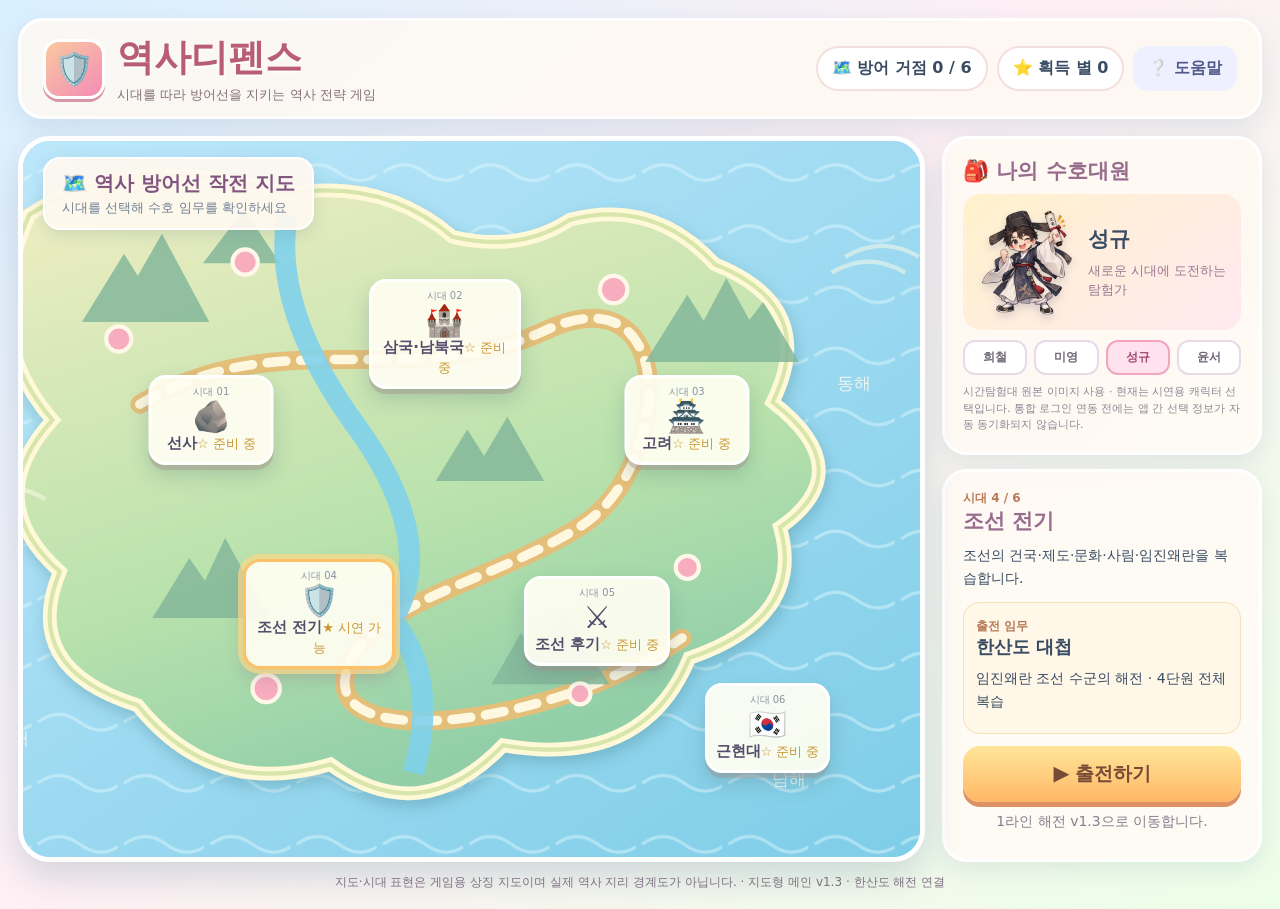
<file: stages/hansan/index.html>
<!doctype html><html lang="ko"><head><meta charset="utf-8"><meta name="viewport" content="width=device-width,initial-scale=1"><title>역사디펜스 | 역사 방어선 지도</title>
<style>
:root{--ink:#394c64;--rose:#f6a9c2;--sky:#b5e4fc;--mint:#b6eadd;--gold:#ffd578;--line:#ffffffaa}*{box-sizing:border-box}body{margin:0;font-family:'Pretendard','Noto Sans KR','Malgun Gothic',system-ui,sans-serif;color:var(--ink);background:linear-gradient(140deg,#d9f0ff,#fff0f5 45%,#ecffe8)}button{font:inherit;cursor:pointer}button:focus-visible{outline:4px solid #4c92c8;outline-offset:3px}.wrap{max-width:1400px;margin:auto;padding:18px}.top{background:#fffaf2d9;border:3px solid white;border-radius:25px;box-shadow:0 9px 28px #8ca8bf3d;padding:12px 22px;display:flex;justify-content:space-between;align-items:center;gap:12px;flex-wrap:wrap}.brand{display:flex;align-items:center;gap:12px}.crest{background:linear-gradient(140deg,#fac9a1,#f48cb5);border:3px solid white;border-radius:16px;font-size:32px;padding:8px;box-shadow:0 3px 0 #da96a4}.brand h1{font-size:clamp(24px,3vw,37px);margin:0;color:#b85d73;text-shadow:1px 2px white}.brand p{margin:3px 0 0;color:#846d7b;font-size:13px}.status{display:flex;gap:9px;align-items:center;flex-wrap:wrap}.pill{background:white;border:2px solid #f4dfdf;border-radius:99px;padding:10px 14px;font-weight:750}.helpbtn{border:0;background:#eff0ff;border-radius:15px;padding:12px 15px;color:#53588b;font-weight:800}.layout{display:grid;grid-template-columns:minmax(0,1fr) 320px;gap:17px;margin-top:17px}.mapcard{position:relative;overflow:hidden;min-height:640px;border:5px solid white;border-radius:32px;background:#a9dff6;box-shadow:0 15px 34px #6588a347}.map-bg{position:absolute;inset:0;width:100%;height:100%}.map-title{position:absolute;top:16px;left:20px;background:#fff9f0ec;border:2px solid white;border-radius:17px;padding:11px 17px;box-shadow:0 5px 15px #587d8c30}.map-title strong{display:block;color:#805681;font-size:20px}.map-title small{color:#718196}.era{position:absolute;transform:translate(-50%,-50%);border:3px solid white;background:#fffef2ed;border-radius:17px;min-width:125px;max-width:152px;padding:7px 8px 9px;color:#534e6b;box-shadow:0 5px 0 #a68c8861,0 10px 20px #547d7d4d;transition:transform .18s,box-shadow .18s;z-index:2}.era:hover{transform:translate(-50%,-54%) scale(1.04)}.era.active{border-color:#ffc168;box-shadow:0 0 0 5px #ffdb87a8,0 9px 18px #946e8355}.era .em{display:block;font-size:31px;line-height:1.1}.era .name{font-weight:900;font-size:15px}.era .num{font-size:10px;color:#8894a5;display:block}.era .star{font-size:13px;color:#c99733}.side{display:flex;flex-direction:column;gap:14px}.panel{background:#fffaf5f2;border:3px solid white;border-radius:25px;box-shadow:0 8px 25px #7693a42d;padding:18px}.panel h2{margin:0 0 9px;color:#986c8d;font-size:21px}.panel p{font-size:14px;line-height:1.65;margin:8px 0}.avatarbox{display:flex;gap:12px;align-items:center;background:linear-gradient(140deg,#fff2cc,#ffe9f0);border-radius:18px;padding:8px;min-height:134px}.avatarbox img{width:105px;height:120px;object-fit:contain;filter:drop-shadow(0 4px 4px #9b93a966)}.avatarbox b{font-size:21px}.avatarbox small{display:block;margin-top:8px;color:#9c7791;line-height:1.45}.avcontrols{display:grid;grid-template-columns:repeat(4,1fr);gap:7px;margin-top:10px}.avbtn{border:2px solid #e8dae9;background:white;border-radius:12px;padding:7px 2px;font-size:12px;color:#6e6679;font-weight:800}.avbtn.active{background:#ffe2ed;border-color:#f2a5c0;color:#a14d78}.smallnote{font-size:11px;color:#8a8893;margin-top:9px;line-height:1.5}.tag{font-size:12px;font-weight:800;color:#b67a58}.mission{background:#fff7e7;border-radius:16px;padding:12px;margin:12px 0;border:1px solid #f7dfbe}.mission b{font-size:18px}.play{width:100%;border:0;border-radius:17px;background:linear-gradient(#ffe69a,#ffb766);color:#774b35;font-size:19px;font-weight:1000;padding:15px;box-shadow:0 5px 0 #dc9064}.play:disabled{background:#e9e4e6;box-shadow:none;color:#959198;cursor:not-allowed}.legend{font-size:12px;color:#877e8e;text-align:center}.footer{text-align:center;color:#826e80;font-size:12px;margin-top:12px}dialog{border:3px solid white;border-radius:22px;max-width:420px;box-shadow:0 20px 100px #29303b77;color:#48546a;padding:24px}dialog::backdrop{background:#23334a8a}dialog button{padding:10px 14px;border:0;background:#ffe5a5;border-radius:12px;font-weight:800}@media(max-width:900px){.layout{grid-template-columns:1fr}.mapcard{min-height:560px}.side{display:grid;grid-template-columns:repeat(2,minmax(0,1fr))}}@media(max-width:580px){.wrap{padding:8px}.top{padding:10px}.mapcard{min-height:580px}.map-title{top:9px;left:9px;padding:6px 10px}.map-title strong{font-size:15px}.era{min-width:92px;max-width:110px;padding:5px 3px}.era .em{font-size:25px}.era .name{font-size:12px}.era .num{font-size:9px}.side{grid-template-columns:1fr}.pill{padding:7px 9px;font-size:12px}}@media(prefers-reduced-motion:reduce){.era{transition:none}}
</style></head><body><div class="wrap"><header class="top"><div class="brand"><div class="crest">🛡️</div><div><h1>역사디펜스</h1><p>시대를 따라 방어선을 지키는 역사 전략 게임</p></div></div><div class="status"><span class="pill">🗺️ 방어 거점 <span id="progress">0 / 6</span></span><span class="pill">⭐ 획득 별 <span id="totalstars">0</span></span><button class="helpbtn" id="help">❔ 도움말</button></div></header><main class="layout"><section class="mapcard" aria-label="시대별 역사 방어선 지도"><svg class="map-bg" viewBox="0 0 1000 680" preserveAspectRatio="xMidYMid slice" aria-hidden="true"><defs><linearGradient id="sea" x2="1" y2="1"><stop stop-color="#bfe8fb"/><stop offset="1" stop-color="#7ccce7"/></linearGradient><linearGradient id="land" x2="0.4" y2="1"><stop stop-color="#f2eec3"/><stop offset=".65" stop-color="#b9e2ac"/><stop offset="1" stop-color="#92cfa9"/></linearGradient><pattern id="water" width="82" height="58" patternUnits="userSpaceOnUse"><path d="M6 30 Q26 15 46 30 T86 30" stroke="#e4fbff" stroke-width="3" opacity=".45" fill="none"/></pattern><filter id="shadow"><feDropShadow dx="2" dy="6" stdDeviation="7" flood-color="#417f8b" flood-opacity=".35"/></filter></defs><rect width="1000" height="680" fill="url(#sea)"/><rect width="1000" height="680" fill="url(#water)"/><path d="M80 70 Q175 7 325 50 Q417 35 482 91 Q546 106 593 75 Q673 54 731 117 Q831 157 786 248 Q870 313 793 367 Q818 453 707 491 Q663 597 530 574 Q452 655 366 592 Q255 625 183 536 Q71 501 109 409 Q33 341 102 265 Q30 183 80 70Z" fill="url(#land)" stroke="#fff9d7" stroke-width="13" filter="url(#shadow)"/><path d="M80 70 Q175 7 325 50 Q417 35 482 91 Q546 106 593 75 Q673 54 731 117 Q831 157 786 248 Q870 313 793 367 Q818 453 707 491 Q663 597 530 574 Q452 655 366 592 Q255 625 183 536 Q71 501 109 409 Q33 341 102 265 Q30 183 80 70Z" fill="none" stroke="#d8e5ab" stroke-width="4"/><path d="M185 250 C320 170 440 240 570 180 S690 310 605 365 S390 440 380 510 S580 555 700 472" stroke="#e4bf79" stroke-width="18" fill="none" stroke-linecap="round"/><path d="M185 250 C320 170 440 240 570 180 S690 310 605 365 S390 440 380 510 S580 555 700 472" stroke="#fff8e1" stroke-width="9" fill="none" stroke-dasharray="18 14" stroke-linecap="round"/><g fill="#84b89b" opacity=".85"><path d="M130 172l40-65 40 65zM158 172l48-84 45 84zM245 116l39-51 34 51z"/><path d="M665 210l40-64 40 64zM700 210l42-80 44 80zM733 210l44-57 34 57z"/><path d="M197 453l35-57 39 57zM230 453l36-76 42 76z"/><path d="M466 323l30-49 31 49zM498 323l36-61 35 61z"/><path d="M519 516l28-49 35 49zM545 516l42-69 44 69z"/></g><path d="M325 70 Q310 160 390 270 T425 455 Q470 510 445 600" fill="none" stroke="#80d2eb" stroke-width="20" opacity=".9"/><g fill="#f8adbf" stroke="#fff8e9" stroke-width="4"><circle cx="165" cy="188" r="12"/><circle cx="285" cy="115" r="12"/><circle cx="635" cy="141" r="13"/><circle cx="705" cy="405" r="11"/><circle cx="305" cy="520" r="13"/><circle cx="603" cy="525" r="10"/></g><g fill="#fff8ed" font-family="sans-serif" font-size="16" opacity=".85"><text x="847" y="236">동해</text><text x="47" y="573">서해</text><text x="785" y="612">남해</text></g><g fill="none" stroke="#fffce8" stroke-width="4" opacity=".5"><path d="M855 110q35-21 70 0"/><path d="M842 125q35-21 70 0"/><path d="M25 340q35-21 70 0"/></g></svg><div class="map-title"><strong>🗺️ 역사 방어선 작전 지도</strong><small>시대를 선택해 수호 임무를 확인하세요</small></div><div id="nodes"></div></section><aside class="side"><div class="panel"><h2>🎒 나의 수호대원</h2><div class="avatarbox"><img id="avatar" alt="선택한 시간탐험대 캐릭터"><div><b id="avname"></b><small id="avdesc"></small></div></div><div class="avcontrols" id="avcontrols"></div><div class="smallnote">시간탐험대 원본 이미지 사용 · 현재는 시연용 캐릭터 선택입니다. 통합 로그인 연동 전에는 앱 간 선택 정보가 자동 동기화되지 않습니다.</div></div><div class="panel"><div class="tag" id="eraindex">시대 4 / 6</div><h2 id="eratitle">조선 전기</h2><p id="eradesc"></p><div class="mission"><span class="tag">출전 임무</span><br><b id="missiontitle"></b><p id="missiondesc"></p></div><button class="play" id="play">▶ 출전하기</button><p class="legend" id="notice"></p></div></aside></main><div class="footer">지도·시대 표현은 게임용 상징 지도이며 실제 역사 지리 경계도가 아닙니다. · 지도형 메인 v1.3 · 한산도 해전 연결</div></div><dialog id="modal"><h2>역사디펜스 사용 안내</h2><p>지도에서 시대를 누르면 해당 시대의 방어 임무가 표시됩니다. 오른쪽에서 시간탐험대 캐릭터를 고를 수 있습니다.</p><p>현재 실제 전투가 연결된 곳은 <b>조선 전기 — 한산도 대첩</b>뿐입니다. 다른 시대는 메인 화면 구조를 검토하기 위한 선택 화면입니다.</p><button id="close">확인</button></dialog>
<script>
'use strict';const chars=[{id:'heecheol',name:'희철',desc:'역사의 흐름을 짚어주는 선생님',base:31},{id:'miyoung',name:'미영',desc:'사건의 연결고리를 찾아주는 선생님',base:37},{id:'seonggyu',name:'성규',desc:'새로운 시대에 도전하는 탐험가',base:43},{id:'yunseo',name:'윤서',desc:'역사의 단서를 모으는 탐험가',base:49}];
const eras=[{name:'선사',num:'01',icon:'🪨',x:21,y:39,desc:'구석기와 신석기, 청동기 시대의 생활 모습을 살펴봅니다.',mission:'우리 역사의 시작',detail:'생활 도구와 사회의 변화를 알아봅니다.'},{name:'삼국·남북국',num:'02',icon:'🏰',x:47,y:27,desc:'삼국의 성장과 통일, 발해의 역사를 알아봅니다.',mission:'삼국의 방어선',detail:'각 나라의 성장과 대외 관계를 학습합니다.'},{name:'고려',num:'03',icon:'🏯',x:74,y:39,desc:'고려의 성립과 문화, 대외 관계를 살펴봅니다.',mission:'고려의 국경 방어',detail:'거란 침입에 대한 고려의 대응을 살펴봅니다.'},{name:'조선 전기',num:'04',icon:'🛡️',x:33,y:66,desc:'조선의 건국·제도·문화·사림·임진왜란을 복습합니다.',mission:'한산도 대첩',detail:'임진왜란 조선 수군의 해전 · 4단원 전체 복습',url:'battle/index.html'},{name:'조선 후기',num:'05',icon:'⚔️',x:64,y:67,desc:'조선 후기의 정치·경제·사회·문화 변화를 학습합니다.',mission:'변화하는 조선 사회',detail:'전쟁 이후 조선 사회의 변화를 알아봅니다.'},{name:'근현대',num:'06',icon:'🇰🇷',x:83,y:82,desc:'개항에서 현대까지, 독립과 민주주의의 역사를 학습합니다.',mission:'독립을 향한 도전',detail:'시대에 맞는 다양한 역사 학습 임무'}];
const $=s=>document.querySelector(s);let current=3,chosen='seonggyu';try{chosen=localStorage.getItem('hd_demo_char')||'seonggyu'}catch(e){};if(!chars.some(c=>c.id===chosen))chosen='seonggyu';
const nodeWrap=$('#nodes');eras.forEach((e,i)=>{let b=document.createElement('button');b.type='button';b.className='era';b.style.left=e.x+'%';b.style.top=e.y+'%';b.innerHTML=`<span class="num">시대 ${e.num}</span><span class="em">${e.icon}</span><span class="name">${e.name}</span><span class="star">${e.url?'★ 시연 가능':'☆ 준비 중'}</span>`;b.addEventListener('click',()=>{current=i;updateEra()});nodeWrap.appendChild(b)});
function updateEra(){let e=eras[current];document.querySelectorAll('.era').forEach((b,i)=>{b.classList.toggle('active',i===current);b.setAttribute('aria-pressed',String(i===current))});$('#eraindex').textContent=`시대 ${current+1} / 6`;$('#eratitle').textContent=e.name;$('#eradesc').textContent=e.desc;$('#missiontitle').textContent=e.mission;$('#missiondesc').textContent=e.detail;$('#play').disabled=!e.url;$('#play').textContent=e.url?'▶ 출전하기':'🔒 스테이지 준비 중';$('#notice').textContent=e.url?'1라인 해전 v1.3으로 이동합니다.':'현재 지도와 시대 선택을 확인하는 단계입니다.'}updateEra();
function updateAvatar(){let c=chars.find(x=>x.id===chosen),img=$('#avatar');img.src=`../../assets/shared/avatars/asset_${String(c.base+3).padStart(3,'0')}.png`;img.onerror=()=>{img.onerror=null;img.src=`../../assets/shared/avatars/asset_${String(c.base).padStart(3,'0')}.png`};$('#avname').textContent=c.name;$('#avdesc').textContent=c.desc;$('#avcontrols').innerHTML='';chars.forEach(x=>{let b=document.createElement('button');b.className='avbtn'+(x.id===chosen?' active':'');b.textContent=x.name;b.setAttribute('aria-pressed',String(x.id===chosen));b.onclick=()=>{chosen=x.id;try{localStorage.setItem('hd_demo_char',chosen)}catch(e){}updateAvatar()};$('#avcontrols').appendChild(b)})}updateAvatar();
$('#play').addEventListener('click',()=>{if(eras[current].url)location.href=eras[current].url});$('#help').onclick=()=>$('#modal').showModal();$('#close').onclick=()=>$('#modal').close();
</script></body></html>
</file>
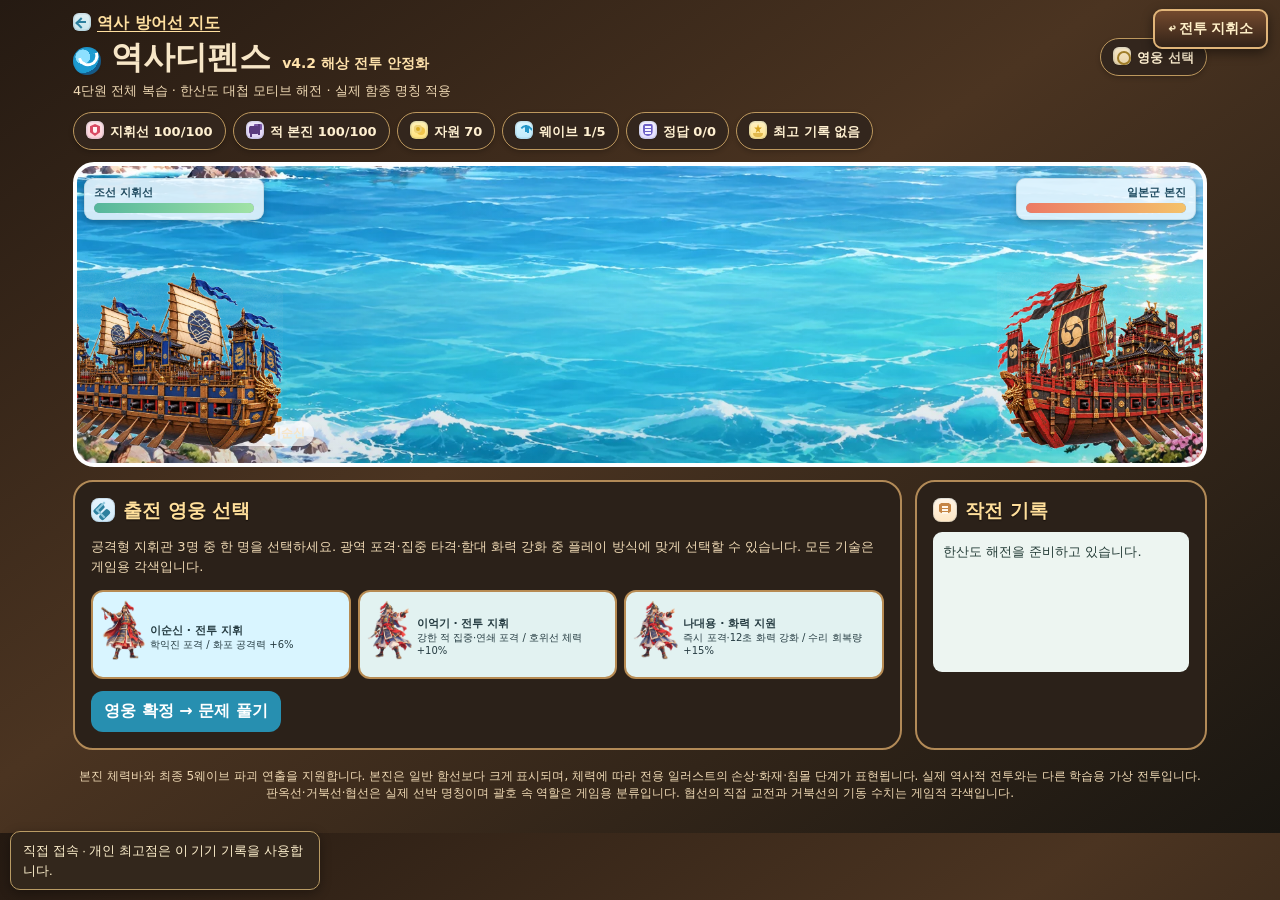
<file: stages/hansan/battle/index.html>
<!doctype html><html lang="ko"><head><meta charset="utf-8"><meta name="viewport" content="width=device-width,initial-scale=1"><title>역사디펜스 v3.8.4.3 | 한산도 대첩</title><style>
:root{--ink:#254b62;--blue:#237fa3;--light:#f9fdff;--gold:#f3c968}*{box-sizing:border-box}body{margin:0;background:linear-gradient(145deg,#bfebfa,#e6edfd 50%,#fae8e6);font-family:system-ui,'Malgun Gothic',sans-serif;color:var(--ink)}button{font:inherit;border:0;cursor:pointer;border-radius:12px;padding:10px 13px;font-weight:800;background:#e2f2f1;color:#28516b}button:disabled{opacity:.42;cursor:not-allowed}button:focus-visible{outline:3px solid #eaa742}h1{margin:2px 0;font-size:clamp(23px,3vw,32px)}h2{margin:0 0 12px;font-size:19px}p{line-height:1.55}.wrap{max-width:1160px;margin:auto;padding:13px}.top{display:flex;justify-content:space-between;gap:12px;align-items:center;flex-wrap:wrap}.muted{color:#69818d;font-size:13px}.panel{background:#ffffffed;border:2px solid white;box-shadow:0 6px 21px #4c8b9b23;border-radius:20px;padding:16px}.badges{display:flex;gap:7px;flex-wrap:wrap;margin:12px 0}.badge{background:#e4f5ee;border-radius:30px;padding:8px 12px;font-size:13px;font-weight:800}.field{height:305px;border:4px solid white;border-radius:21px;overflow:hidden;position:relative;background:linear-gradient(#a6e3fc 0%,#ddf2fa 48%,#75cade 49%,#298bac 100%)}.sun{position:absolute;right:18%;top:15%;width:55px;height:55px;border-radius:50%;background:#fff7cc;box-shadow:0 0 50px 15px #fff4cc9a}.islands{position:absolute;inset:0 0 35%;background:linear-gradient(150deg,transparent 64%,#80b5a1 64% 74%,transparent 75%),linear-gradient(32deg,transparent 5%,#8ebca5 6% 18%,transparent 19%);opacity:.65}.water{position:absolute;inset:48% 0 0;background:repeating-linear-gradient(176deg,transparent 0px,transparent 22px,#c0f8fa75 23px,#c0f8fa75 25px,transparent 27px,transparent 42px);animation:flow 6s linear infinite}@keyframes flow{to{background-position:0 65px}}.flagship{position:absolute;left:1%;bottom:30px;font-size:61px;z-index:2;filter:drop-shadow(0 3px 2px #245a7755)}.ship{position:absolute;bottom:38px;width:62px;transform:translateX(-50%);text-align:center;pointer-events:none;filter:drop-shadow(0 3px 2px #224c5b77)}.ship .sprite{font-size:42px;line-height:50px}.ship.enemy .sprite{transform:scaleX(-1)}.ship .hp{height:6px;background:#9b6b5f;border:1px solid white;border-radius:5px;overflow:hidden}.ship .hp i{display:block;background:#65d9ae;height:100%}.ship.enemy .hp i{background:#f6a56b}.fire{position:absolute;font-size:26px;z-index:4;transform:translate(-50%,-50%);pointer-events:none}.float{position:absolute;z-index:6;font-weight:900;color:#b85043;text-shadow:1px 1px white;animation:rise .55s forwards}@keyframes rise{to{transform:translateY(-37px);opacity:0}}.bodygrid{display:grid;grid-template-columns:minmax(0,1fr) 292px;gap:13px;margin-top:13px}.hide{display:none!important}.heroes{display:grid;grid-template-columns:repeat(2,1fr);gap:10px}.hero{display:flex;align-items:center;gap:10px;text-align:left;border:2px solid #b7d8e3;min-height:100px}.hero.on{border-color:#2483a9;background:#d9f5ff}.hero em{font-style:normal;font-size:38px}.hero small{display:block;font-weight:500;line-height:1.4}.opts{display:grid;grid-template-columns:1fr 1fr;gap:9px}.opts button{text-align:left;background:#f0f7f8;border:2px solid transparent}.opts button.good{background:#c7eed8;border-color:#5bba88}.opts button.bad{background:#faddd5;border-color:#d47d69}.quest{background:#f1f9f4;padding:13px;border-radius:15px}.feedback{background:#fff3d4;padding:12px;border-radius:12px;margin-top:10px;line-height:1.55}.primary{background:#278fb0;color:white}.actions{display:flex;gap:8px;flex-wrap:wrap;margin-top:12px}.fleet{display:grid;grid-template-columns:repeat(4,1fr);gap:7px}.fleet button{display:flex;flex-direction:column;gap:3px;align-items:center;padding:9px 3px;border:2px solid #b7dcd8}.fleet .pic{font-size:31px}.fleet small{font-size:12px}.log{max-height:150px;overflow:auto;background:#edf5f1;padding:10px;border-radius:9px;font-size:13px;line-height:1.6}.portrait{display:flex;align-items:center;gap:12px}.portrait img{width:70px;height:82px;object-fit:contain}.skill{background:#f3d080;width:100%;margin-top:10px}.summary{max-height:240px;overflow:auto}.summary li{margin-bottom:9px}.meter{height:10px;background:#d7e9e8;border-radius:10px;overflow:hidden;margin-top:8px}.meter i{display:block;height:100%;width:0;background:#70b5ab}.hero-token{position:absolute;left:13%;bottom:17px;background:#ffffffbb;border-radius:20px;padding:4px 9px;font-size:12px;font-weight:900}.hint{font-size:13px;color:#5c7889}footer{text-align:center;font-size:12px;color:#577789;margin:18px 0}@media(max-width:780px){.bodygrid{grid-template-columns:1fr}.field{height:235px}.ship .sprite{font-size:34px}.opts{grid-template-columns:1fr}.wrap{padding:8px}.panel{padding:12px}.fleet button{font-size:12px}.heroes{grid-template-columns:1fr}}

.boss-hud{max-width:1160px;margin:12px auto 0;padding:12px 16px;background:#fff2e5;border:2px solid #e4ab85;border-radius:16px;color:#854735}.boss-hud>div:first-child{display:flex;justify-content:space-between;align-items:center}.boss-track{height:12px;margin:8px 0;background:#f0cfbf;border-radius:10px;overflow:hidden}.boss-track i{display:block;width:100%;height:100%;background:linear-gradient(90deg,#d85b56,#eb985c)}.boss-toast{position:absolute;top:15%;left:50%;transform:translateX(-50%);width:min(88%,500px);text-align:center;background:#fff4dcf5;border:3px solid #de8858;color:#9b4b36;border-radius:14px;padding:11px;z-index:12;font-weight:900;box-shadow:0 4px 20px #442d2444}.ship.boss .sprite{font-size:58px;filter:drop-shadow(0 0 5px #ffe19b)}
.ship.ally{cursor:pointer;pointer-events:auto}.ship.selected .sprite{filter:drop-shadow(0 0 8px #ffe56c)}.ship .level{font-size:11px;font-weight:900;color:#ffeb86;text-shadow:1px 1px #264959}.upgrade-panel{margin-top:12px;padding:12px;border:2px solid #b7dcd8;border-radius:14px;background:#ecf8ff}.upgrade-panel button{margin-top:8px;background:#f7ce77}.ship{transition:bottom .12s}.ship .sprite{transition:transform .12s}.ship.enemy .sprite{transform:scaleX(-1)}.ship.ally .hp i{background:#3fc39c}.manage-grid{display:grid;grid-template-columns:repeat(3,minmax(0,1fr));gap:8px;margin-top:10px}.manage-ship{background:#fff;border:2px solid #c5dfe3;border-radius:12px;padding:9px 5px;display:flex;flex-direction:column;align-items:center;gap:3px;min-height:96px}.manage-ship.chosen{border-color:#278fb0;background:#dbf4ff;box-shadow:0 0 0 2px #9cdbed}.manage-ship .big{font-size:24px}.manage-ship .mini{font-size:11px;color:#54768a}.manage-empty{font-size:13px;color:#66808b;margin-top:9px}.manage-title{font-size:14px;font-weight:900;margin-top:12px}.ship.ally.preparing{transition:left .4s ease,bottom .4s ease}@media(max-width:470px){.manage-grid{grid-template-columns:repeat(2,minmax(0,1fr))}}.ship.basic{opacity:.83;filter:saturate(.65);pointer-events:none}.ship.basic .sprite{font-size:23px}.enemy-base{position:absolute;right:3px;bottom:60px;font-size:23px;opacity:.78;pointer-events:none}.ship.basic .hp{opacity:.55}.ship.adaptive .sprite{filter:drop-shadow(0 0 5px #b875e5)}.ship.adaptive .level{color:#ffc6ed}.repair-button{margin-left:8px!important;background:#bcebd3!important;color:#245e48!important}.manage-ship{min-width:0}
/* v3.0 — visuals only: game rules remain v2.8 */
.ship .sprite{height:56px;display:flex;align-items:center;justify-content:center;line-height:1}
.ship .sprite img{display:block;width:75px;height:56px;object-fit:contain;filter:drop-shadow(0 2px 2px #113c5355)}
.ship.enemy .sprite{transform:none}
.ship.enemy .sprite img{transform:scaleX(-1)}
.ship.basic .sprite img{width:49px;height:38px;opacity:.8}
.ship.boss .sprite img{width:92px;height:70px;filter:drop-shadow(0 0 6px #ffd887)}
.ship.selected .sprite img{filter:drop-shadow(0 0 8px #fff079)}
.ship.adaptive .sprite img{filter:drop-shadow(0 0 5px #e6b7ff)}
.ship.adaptive:after{content:'◆';position:absolute;right:0;top:-15px;font-size:12px;color:#8c50b3}
.ship.boss:after{content:'⚔';position:absolute;right:0;top:-22px;font-size:16px;color:#be4d42}
.fleet .pic img,.manage-ship .big img{width:55px;height:43px;object-fit:contain;vertical-align:middle}
.fleet .pic{min-height:45px;display:flex;align-items:center;justify-content:center}
.manage-ship .big{display:flex;align-items:center;justify-content:center;height:43px}
.hero em img{width:44px;height:44px;object-fit:contain}
.boss-hud{box-shadow:0 0 16px #d86e4e22}
.field{background:linear-gradient(#a3e3fc 0%,#dbf2fa 48%,#76c9dd 49%,#278ba9 100%)}
@media(max-width:780px){.ship .sprite img{width:60px;height:47px}.ship.basic .sprite img{width:40px;height:32px}}

/* v3.3 artwork integration: visual-only changes, no battle constants touched */
.field{background:#65b8d5 url('visuals/hansando_background.webp') center 57%/cover no-repeat}
.field::before{content:'';position:absolute;inset:0;background:linear-gradient(to bottom,transparent 0%,#e6f8fa0a 37%,#124c6a27 100%);pointer-events:none}
.field .sun,.field .islands,.field .water{display:none}
.ship{width:82px}.ship .sprite{height:62px}.ship .sprite img{width:91px;height:62px;object-fit:contain}
.ship.basic .sprite img{width:62px;height:44px}.ship.boss .sprite img{width:119px;height:86px}
.ship.enemy .sprite img{transform:scaleX(-1)}.ship .hp{box-shadow:0 1px 3px #183e60aa}
.fleet .pic img,.manage-ship .big img{height:56px;width:79px;object-fit:contain}
.fleet button{min-height:118px}.fleet .pic{font-size:initial;min-height:60px}
.manage-ship .big{font-size:initial}.manage-ship{min-height:115px}
.commander-card{display:flex;gap:10px;align-items:center;background:#f4f8f4;border-radius:11px;padding:7px;margin:9px 0}
.commander-card img{width:83px;height:104px;object-fit:contain;flex:none}
.fire.graphic-impact{height:62px;width:78px;background-size:contain;background-position:center;background-repeat:no-repeat;filter:drop-shadow(0 0 5px #eaa751);animation:impactBurst .37s ease-out}
@keyframes impactBurst{from{transform:translate(-50%,-50%) scale(.5);opacity:.95}to{transform:translate(-50%,-50%) scale(1.3);opacity:0}}
@media(max-width:780px){.ship .sprite img{width:72px;height:54px}.ship.basic .sprite img{width:47px;height:36px}.ship.boss .sprite img{width:98px;height:70px}.commander-card img{height:90px;width:68px}}

/* v3.8.4.1: reliable cost display and type badges (no emoji font dependency) */
.fleet .ship-cost{display:flex;align-items:center;justify-content:center;gap:5px;font-size:12px;font-weight:850;color:#30516b;white-space:nowrap;line-height:1.4}
.fleet .resource-coin{display:inline-flex;align-items:center;justify-content:center;width:17px;height:17px;border-radius:50%;background:linear-gradient(140deg,#ffed9b,#e8a934);border:1.5px solid #bd8530;color:#8e5d19;font-size:9px;box-shadow:inset 0 1px 1px #fff8}
.fleet .pic{position:relative;width:100%}
.fleet .pic:after{position:absolute;right:0;bottom:1px;border-radius:7px;padding:2px 5px;background:#fffdf0eb;border:1px solid #accbd3;font-size:10px;font-weight:900;color:#30516b}
.fleet .ship-pic-guard:after{content:'호위'}
.fleet .ship-pic-archer:after{content:'궁시'}
.fleet .ship-pic-cannon:after{content:'화포'}
.fleet .ship-pic-fast:after{content:'돌격'}

.ui-icon{display:inline-block;width:18px;height:18px;border-radius:6px;vertical-align:-3px;margin-right:6px;position:relative;box-shadow:inset 0 0 0 1.5px rgba(43,83,112,.12),0 1px 2px rgba(0,0,0,.08);background:#dfeef7}
.ui-icon:before,.ui-icon:after{content:"";position:absolute}
.icon-logo{width:28px;height:28px;border-radius:50%;background:radial-gradient(circle at 35% 35%,#8de0ff 0 28%,#1c9bd1 29% 62%,#145a88 63% 100%);margin-right:10px;vertical-align:-7px}
.icon-logo:before{left:6px;top:8px;width:15px;height:8px;border:3px solid #fff;border-top:none;border-radius:0 0 14px 14px;transform:rotate(-18deg)}
.icon-back{background:linear-gradient(180deg,#dff0f4,#c8e5ec)}
.icon-back:before{left:4px;top:8px;width:9px;height:2px;background:#2b7f9e}
.icon-back:after{left:4px;top:6px;width:6px;height:6px;border-left:2px solid #2b7f9e;border-bottom:2px solid #2b7f9e;transform:rotate(45deg)}
.icon-phase{background:linear-gradient(180deg,#f6e7c8,#e8d2a6)}
.icon-phase:before{left:4px;top:4px;width:10px;height:10px;border-radius:50%;border:2px solid #9f7c28}
.icon-castle{background:linear-gradient(180deg,#ffe4e8,#ffd1d8)}
.icon-castle:before{left:4px;top:3px;width:10px;height:12px;background:#d94a63;clip-path:polygon(50% 0,100% 18%,100% 68%,50% 100%,0 68%,0 18%)}
.icon-castle:after{left:7px;top:6px;width:4px;height:6px;background:#fff3f5;border-radius:0 0 3px 3px}
.icon-enemybase{background:linear-gradient(180deg,#efe7fb,#dfd2f5)}
.icon-enemybase:before{left:3px;top:5px;width:10px;height:8px;background:#5a3a7f;border-radius:2px;box-shadow:4px -3px 0 -1px #7a57a6}
.icon-enemybase:after{left:12px;top:3px;width:2px;height:11px;background:#5a3a7f;box-shadow:-8px 2px 0 #5a3a7f}
.icon-coin{background:linear-gradient(180deg,#fff2ba,#ffe17a)}
.icon-coin:before{left:4px;top:4px;width:8px;height:8px;border-radius:50%;background:#d9ab22;box-shadow:3px 2px 0 #f0c54b,inset 0 0 0 2px rgba(255,243,193,.55)}
.icon-wave{background:linear-gradient(180deg,#dcf7ff,#bfeafc)}
.icon-wave:before{left:3px;bottom:4px;width:12px;height:6px;border:2px solid #2497c9;border-color:#2497c9 transparent transparent transparent;border-radius:50%/100% 100% 0 0}
.icon-wave:after{left:10px;top:4px;width:2px;height:7px;background:#2497c9;box-shadow:2px 1px 0 #2497c9}
.icon-book{background:linear-gradient(180deg,#f4f1ff,#e2dcff)}
.icon-book:before{left:4px;top:3px;width:10px;height:12px;background:#6d61c7;border-radius:2px 2px 5px 5px;clip-path:polygon(12% 0,100% 0,100% 100%,12% 100%,0 82%,0 18%)}
.icon-book:after{left:6px;top:5px;width:6px;height:1.5px;background:#f6f4ff;box-shadow:0 3px 0 #f6f4ff,0 6px 0 #f6f4ff}
.icon-star{background:linear-gradient(180deg,#fff2c5,#ffe38b)}
.icon-star:before{left:5px;top:3px;width:8px;height:10px;background:#d8a521;clip-path:polygon(50% 0,61% 34%,98% 35%,68% 57%,79% 91%,50% 71%,21% 91%,32% 57%,2% 35%,39% 34%)}
.icon-star:after{left:4px;bottom:2px;width:10px;height:4px;background:#e1b94e;border-radius:0 0 6px 6px}
.icon-start{background:linear-gradient(180deg,#e4f8ef,#c8efd8)}
.icon-start:before{left:5px;top:4px;width:0;height:0;border-top:5px solid transparent;border-bottom:5px solid transparent;border-left:8px solid #2b9e63}
.icon-pause{background:linear-gradient(180deg,#ebf0ff,#d8e1ff)}
.icon-pause:before{left:5px;top:4px;width:3px;height:10px;background:#506fc0;box-shadow:5px 0 0 #506fc0}
.icon-speed{background:linear-gradient(180deg,#fff1dd,#ffe0ae)}
.icon-speed:before{left:4px;top:5px;width:10px;height:2px;background:#d98b24;transform:rotate(-28deg);box-shadow:2px 4px 0 #d98b24}
.icon-restart{background:linear-gradient(180deg,#eef4f7,#d9e8ef)}
.icon-restart:before{left:4px;top:4px;width:8px;height:8px;border:2px solid #4f7d90;border-right-color:transparent;border-radius:50%}
.icon-restart:after{left:3px;top:3px;width:0;height:0;border-top:4px solid transparent;border-bottom:4px solid transparent;border-right:5px solid #4f7d90}
.icon-map{background:linear-gradient(180deg,#e2fbf6,#c5f0e7)}
.icon-map:before{left:3px;top:4px;width:12px;height:9px;background:linear-gradient(90deg,#54b89d 0 32%,#7dd1b8 32% 66%,#54b89d 66% 100%);clip-path:polygon(0 10%,30% 0,70% 10%,100% 0,100% 100%,70% 90%,30% 100%,0 90%)}
.icon-pack{background:linear-gradient(180deg,#ffe4ef,#ffd4e4)}
.icon-pack:before{left:4px;top:5px;width:10px;height:8px;background:#d85279;border-radius:3px 3px 5px 5px}
.icon-pack:after{left:6px;top:2px;width:6px;height:6px;border:2px solid #d85279;border-bottom:none;border-radius:4px 4px 0 0}
.icon-skill{background:linear-gradient(180deg,#fff1bf,#ffe083)}
.icon-skill:before{left:4px;top:4px;width:10px;height:10px;background:#d1a31f;clip-path:polygon(50% 0,61% 34%,98% 35%,68% 57%,79% 91%,50% 71%,21% 91%,32% 57%,2% 35%,39% 34%)}
.icon-log{background:linear-gradient(180deg,#fff2df,#ffe0ba)}
.icon-log:before{left:4px;top:4px;width:10px;height:10px;background:#c58b42;border-radius:2px}
.icon-log:after{left:6px;top:6px;width:6px;height:1.5px;background:#fff6e8;box-shadow:0 3px 0 #fff6e8,0 6px 0 #fff6e8}
.section-icon{display:inline-block;width:24px;height:24px;margin-right:8px;border-radius:8px;vertical-align:-5px;position:relative;box-shadow:inset 0 0 0 1px rgba(43,83,112,.15),0 1px 2px rgba(0,0,0,.06)}
.section-icon:before,.section-icon:after{content:"";position:absolute}
.sec-hero{background:linear-gradient(180deg,#e6f5ff,#d2eaf7)}
.sec-hero:before{left:5px;top:5px;width:6px;height:12px;background:#2b7f9e;transform:rotate(45deg);border-radius:2px;box-shadow:8px 0 0 #2b7f9e;transform-origin:center}
.sec-hero:after{left:7px;top:6px;width:10px;height:10px;border-left:2px solid #8fc9de;border-bottom:2px solid #8fc9de;transform:rotate(45deg)}
.sec-guard{background:linear-gradient(180deg,#fff0f5,#ffe0ea)}
.sec-guard:before{left:6px;top:3px;width:12px;height:15px;background:#d8517a;clip-path:polygon(50% 0,100% 18%,100% 68%,50% 100%,0 68%,0 18%)}
.sec-guard:after{left:10px;top:8px;width:4px;height:4px;background:#fff5f8;border-radius:50%;box-shadow:0 5px 0 -1px #fff5f8}
.sec-log{background:linear-gradient(180deg,#fff5e7,#ffe7c4)}
.sec-log:before{left:6px;top:5px;width:12px;height:10px;background:#c58545;border-radius:2px;clip-path:polygon(0 16%,18% 0,82% 0,100% 16%,100% 84%,82% 100%,18% 100%,0 84%)}
.sec-log:after{left:9px;top:8px;width:6px;height:1.5px;background:#fff7eb;box-shadow:0 3px 0 #fff7eb,0 6px 0 #fff7eb}
.inline-icon{display:inline-block;width:18px;height:18px;border-radius:6px;vertical-align:-3px;margin-right:6px;position:relative;background:#eef5ff;box-shadow:inset 0 0 0 1px rgba(43,83,112,.15)}
.inline-icon:before,.inline-icon:after{content:"";position:absolute}
.inl-fleet:before{left:3px;top:6px;width:12px;height:6px;background:#5b7ea0;border-radius:10px 10px 2px 2px}.inl-fleet:after{left:8px;top:2px;width:2px;height:8px;background:#2b7f9e}
.inl-up:before{left:8px;top:3px;width:2px;height:10px;background:#3e9c64}.inl-up:after{left:5px;top:3px;width:8px;height:8px;border-top:2px solid #3e9c64;border-right:2px solid #3e9c64;transform:rotate(-45deg)}
.inl-repair:before{left:4px;top:8px;width:10px;height:2px;background:#5f7e8f;transform:rotate(30deg)}.inl-repair:after{left:3px;top:4px;width:4px;height:4px;border:2px solid #5f7e8f;border-right:none;border-bottom:none;transform:rotate(30deg)}

/* v3.8.4.5 — 함선 준비 설명 가독성 개선 */
.fleet-prep-brief{background:#fff6e5;border:1px solid #ead6aa;border-radius:11px;padding:11px 13px;line-height:1.55;color:#38556c;font-size:13px;margin:9px 0 7px}
.fleet-prep-sub{font-size:12px;line-height:1.5;color:#507385;background:#e9f5f0;border-radius:10px;padding:9px 12px;margin:0 0 12px}

/* Hansan v3.9 – Gwiju/Cheonmunryeong-style shared quick command panel */
#quickDock{background:#fffdf5;border:2px solid #94bcb9;border-radius:15px;padding:10px 12px;margin:8px 0 0;box-shadow:0 5px 15px #2b637222}
#quickDock h2{font-size:15px;margin:0 0 5px}
#quickDock .fleet{display:grid!important;grid-template-columns:repeat(5,minmax(0,1fr));gap:6px;align-items:stretch}
#quickDock .fleet button{min-width:0;min-height:91px!important;padding:5px 2px!important;font-size:11px;line-height:1.16}
#quickDock .fleet .pic img{max-width:100%;width:72px;height:53px;object-fit:contain}
#quickHero,#quickHeroPrepare{order:20;background:#fff3d1;border:2px solid #c59d50;color:#765321;position:relative}
#quickHero img,#quickHeroPrepare img{height:54px;max-width:100%;object-fit:contain}
#quickHero b,#quickHeroPrepare b{font-size:11px;line-height:1.1;display:block}
#quickHero:disabled img,#quickHeroPrepare:disabled img{filter:grayscale(1);opacity:.45}
#quickHero.skill-ready{border-color:#eebc3e;box-shadow:0 0 7px #ffd87baa;background:#fff4c9}
#quickHero.skill-used{background:#e8eaed;border-color:#a5aeb6}
#quickActions{display:flex;align-items:center;gap:8px;flex-wrap:wrap;margin-top:8px}
#quickActions button{padding:8px 14px;min-height:38px}
#quickDock .fleet.hide{display:none!important}
#quickDock.hide{display:none!important}
.bodygrid .heroes{grid-template-columns:repeat(3,minmax(0,1fr))!important;gap:7px}
.bodygrid .hero{padding:7px!important;gap:5px!important;min-height:80px}
.bodygrid .hero em{min-width:45px!important}
.bodygrid .hero em img{width:45px!important;height:62px!important}
.bodygrid .hero b{font-size:11px!important}.bodygrid .hero small{font-size:10px!important;line-height:1.3}
#preparePanel{display:flex;flex-direction:column}#preparePanel #upgradePrepare{order:0}#preparePanel #enemyPreview{order:1}#preparePanel .fleet-prep-brief,#preparePanel .fleet-prep-sub{order:2}#preparePanel .fleet-prep-brief,#preparePanel .fleet-prep-sub{font-size:12px;line-height:1.35;margin:5px 0}
#battlePanel > p.hint{display:none}
#battlePanel #upgradeBattle{margin-top:7px}
#quickDock .dock-note{font-size:11px;color:#587784;margin:0 0 5px}
#quickDock .action-label{font-weight:900;font-size:12px}
#sidebarCard>.portrait,#sidebarCard>.commander-card,#sidebarCard>#skill,#sidebarCard>.meter,#sidebarCard>.hint,#sidebarCard>hr,#sidebarCard>.oldguard{display:none!important}
#sidebarCard h3{margin:0 0 8px}#sidebarCard .log{max-height:300px;min-height:140px}
@media(max-width:780px){#quickDock{padding:7px 8px}#quickDock .fleet{grid-template-columns:repeat(5,minmax(0,1fr))}#quickDock .fleet button{min-height:74px!important;font-size:10px!important;padding:3px 1px!important}#quickDock .fleet .pic img{width:48px;height:39px}#quickHero img,#quickHeroPrepare img{height:42px}#quickHero b,#quickHeroPrepare b{font-size:10px}.bodygrid .heroes{grid-template-columns:repeat(3,minmax(0,1fr))!important}.bodygrid .hero{flex-direction:column!important;text-align:center!important}.bodygrid .hero em img{height:52px!important}}
</style><style>
.heroes{grid-template-columns:repeat(2,minmax(0,1fr))}.hero em{min-width:52px}.hero em img{width:54px;height:68px;object-fit:contain}.hero-skill-overlay{position:absolute;z-index:40;inset:0;background:linear-gradient(95deg,#062d4dca,#1e5475ad 55%,#05254435);display:flex;align-items:center;gap:25px;padding:12px 9%;color:#fff;pointer-events:none;animation:heroFlash 1.45s ease-out forwards}.hero-skill-overlay img{max-height:94%;width:26%;object-fit:contain;filter:drop-shadow(0 0 14px #fff6)}.hero-skill-overlay strong{font-size:clamp(20px,3vw,42px);display:block;text-shadow:0 2px 7px #123}.hero-skill-overlay span{display:block;font-weight:900;font-size:clamp(15px,2.5vw,29px);color:#ffe7ac}@keyframes heroFlash{0%{opacity:0;transform:translateX(-10px)}16%{opacity:1;transform:none}78%{opacity:1}100%{opacity:0}}@media(max-width:650px){.heroes{grid-template-columns:1fr}}
</style><style>
/* v3.3 unified ship artwork */
.fleet .pic img{width:95px;height:67px;max-width:100%;object-fit:contain;filter:drop-shadow(0 3px 3px #1e364555)}
.fleet .pic{min-height:70px}.manage-ship .big img{width:100px;height:67px;max-width:100%;object-fit:contain}
.manage-ship .big{height:70px}.manage-ship{min-height:127px}
.field .base-sprite{position:absolute;z-index:5;font-size:initial;bottom:13px;width:118px;height:100px;pointer-events:none;filter:drop-shadow(0 5px 3px #122a4288)}
.field .flagship.base-sprite{left:0.2%;}.field .enemy-base.base-sprite{right:0.2%;left:auto;}
.field .base-sprite img{display:block;width:100%;height:100%;object-fit:contain}
.field .base-sprite.damaged img{animation:baseShake .19s linear 2}
@keyframes baseShake{0%{transform:translateX(-2px)}50%{transform:translateX(2px)}100%{transform:none}}
@media(max-width:780px){.field .base-sprite{width:89px;height:78px;bottom:8px}.fleet .pic img{width:68px;height:54px}}

/* v3.5 attack visual layer — animated FX never change combat values */
#effects{pointer-events:none;overflow:hidden;z-index:25}
.fx-shot{position:absolute;z-index:28;pointer-events:none;transform:translate(-50%,-50%);will-change:left,top,opacity,transform;filter:drop-shadow(0 1px 2px #19314f8c)}
.fx-shot.arrow{width:31px;height:3px;background:linear-gradient(90deg,#65462f 0%,#e5d5a3 70%,#fff4cb);border-radius:3px;box-shadow:0 0 2px #2f2417}
.fx-shot.arrow::after{content:'';position:absolute;right:-3px;top:-4px;border-left:9px solid #e4e8e8;border-top:5px solid transparent;border-bottom:5px solid transparent}
.fx-shot.arrow.enemy-shot{background:linear-gradient(90deg,#6c2220,#cb774b)}
.fx-shot.arrow.enemy-shot::after{border-left-color:#d9b7a3}
.fx-shot.cannonball{width:12px;height:12px;border-radius:50%;background:radial-gradient(circle at 30% 27%,#e9e9d8,#666c72 45%,#252d37 85%);box-shadow:0 0 7px #ffad54, -5px 0 8px #f8d5ad}
.fx-shot.smallshot{width:9px;height:9px;border-radius:50%;background:radial-gradient(circle at 30% 20%,#fff9cf,#986b4b 68%,#4f3528)}
.fx-shot.ram{height:16px;width:46px;border-radius:55%;background:linear-gradient(90deg,transparent,#c1faff99,#f3ffffbb);box-shadow:0 0 9px #a3eafb;opacity:.9}
.fx-hit{position:absolute;z-index:29;pointer-events:none;transform:translate(-50%,-50%);animation:fxHit .34s ease-out forwards}
.fx-hit.arrow-hit{width:27px;height:22px;border:2px solid #f6e3a5;border-radius:50%;box-shadow:0 0 7px #fff3a7}
.fx-hit.cannon-hit{width:65px;height:55px;background:url('visuals/effect_impact.webp') center/contain no-repeat;filter:drop-shadow(0 0 5px #ee924c)}
.fx-hit.ram-hit{width:77px;height:45px;border-radius:50%;border-top:7px solid #f5fbff;border-bottom:5px solid #a5eff7;box-shadow:0 0 8px #e2fbff}
.fx-hit.small-hit{width:30px;height:30px;background:radial-gradient(circle,#fff1b7 5%,#ffd08b88 30%,transparent 70%)}
.fx-muzzle{position:absolute;z-index:26;pointer-events:none;width:36px;height:31px;transform:translate(-50%,-50%);animation:fxHit .24s ease-out forwards;background:url('visuals/effect_cannon.webp') center/contain no-repeat}
@keyframes fxHit{0%{opacity:1;transform:translate(-50%,-50%) scale(.6)}100%{opacity:0;transform:translate(-50%,-50%) scale(1.35)}}
@media(prefers-reduced-motion:reduce){.fx-shot{transition:none!important}.fx-hit,.fx-muzzle{animation:none;opacity:.65}}

.unit-card{position:relative}
.role-badge{display:inline-flex;align-items:center;justify-content:center;margin-bottom:6px;padding:3px 8px;border-radius:999px;font-size:11px;font-weight:900;letter-spacing:-.2px;box-shadow:inset 0 0 0 1px #ffffff88}
.role-guard{background:#e8f4ff;color:#285b88}
.role-archer{background:#eef7e7;color:#4d6f2e}
.role-cannon{background:#fff0e1;color:#9c5c1b}
.role-fast{background:#f3ebff;color:#6545a5}
.fleet .unit-guard,.manage-ship.unit-guard{background:linear-gradient(180deg,#f4fbff 0%,#e7f5ff 100%);border-color:#9ccae7}
.fleet .unit-archer,.manage-ship.unit-archer{background:linear-gradient(180deg,#f8fff2 0%,#eef8e7 100%);border-color:#bad79f}
.fleet .unit-cannon,.manage-ship.unit-cannon{background:linear-gradient(180deg,#fff8ef 0%,#fff0df 100%);border-color:#e4c08a}
.fleet .unit-fast,.manage-ship.unit-fast{background:linear-gradient(180deg,#faf5ff 0%,#f1e9ff 100%);border-color:#c3b0ef}
.fleet button.unit-card:hover,.manage-ship:hover{transform:translateY(-1px)}
.manage-ship .mini{display:block;margin-top:2px}
</style><style>
/* v3.5 cinematic flagship bases: intentionally larger than regular units */
.field .base-sprite{width:238px;height:194px;bottom:5px;z-index:4;overflow:visible;filter:drop-shadow(0 7px 5px #12304e99);transition:filter .35s ease}
.field .flagship.base-sprite{left:-2.8%;right:auto}
.field .enemy-base.base-sprite{right:-2.8%;left:auto}
.field .base-sprite img{width:100%;height:100%;display:block;object-fit:contain;transform-origin:center bottom}
.field .enemy-base.base-sprite img{transform:scaleX(-1)}
.field .base-sprite.base-smoke::after,.field .base-sprite.base-fire::after{content:'';position:absolute;left:29%;top:18%;width:50%;height:46%;pointer-events:none;opacity:.68;background:radial-gradient(ellipse at 50% 70%,#555a6273,transparent 67%);animation:baseSmoke35 1.9s ease-in-out infinite alternate}
.field .base-sprite.base-fire::after{background:radial-gradient(ellipse at 50% 65%,#ff8d18b4,#ffda4440 42%,#48484845 67%,transparent 80%);animation:baseFire35 .75s ease-in-out infinite alternate}
.field .base-sprite.base-collapse{filter:drop-shadow(0 5px 9px #4a3228aa)}
.field .base-sprite.base-collapse img{animation:baseCollapse35 1.4s ease-out both}
.field .base-sprite.damaged img{animation:baseHit35 .32s ease-in-out}
.field .enemy-base.base-sprite.damaged img{animation:baseHitEnemy35 .32s ease-in-out}
.field .base-sprite.base-collapse.damaged img{animation:baseCollapse35 1.4s ease-out both}
@keyframes baseSmoke35{from{opacity:.24;transform:translateY(8px) scale(.78)}to{opacity:.7;transform:translateY(-6px) scale(1.2)}}
@keyframes baseFire35{from{opacity:.45;transform:scale(.8)}to{opacity:.95;transform:scale(1.2)}}
@keyframes baseHit35{0%,100%{transform:translateX(0)}25%{transform:translateX(-6px)}65%{transform:translateX(5px)}}
@keyframes baseHitEnemy35{0%,100%{transform:scaleX(-1) translateX(0)}25%{transform:scaleX(-1) translateX(-6px)}65%{transform:scaleX(-1) translateX(5px)}}
@keyframes baseCollapse35{0%{opacity:1;translate:0 0;rotate:0deg}100%{opacity:.94;translate:0 15px;rotate:-7deg}}
@media(max-width:780px){.field .base-sprite{width:175px;height:145px;bottom:2px}.field .flagship.base-sprite{left:-5%}.field .enemy-base.base-sprite{right:-5%}}
@media(max-width:460px){.field .base-sprite{width:137px;height:118px;bottom:1px}.field .flagship.base-sprite{left:-7%}.field .enemy-base.base-sprite{right:-7%}}
@media(prefers-reduced-motion:reduce){.field .base-sprite::after,.field .base-sprite img{animation:none!important}}

/* v3.6 — base siege UI, visually stable health gauges */
.field .base-sprite{z-index:3;opacity:1!important}
.field #ships{z-index:7}
.field #effects{z-index:27}
.base-health{position:absolute;z-index:16;top:12px;width:23%;max-width:180px;min-width:95px;display:flex;flex-direction:column;gap:3px;padding:6px 9px;border:1px solid #b8d2deaa;border-radius:9px;background:#ecf9ffdf;box-shadow:0 2px 6px #173c5066;color:#204b60;font-size:11px;font-weight:800;pointer-events:none}
.base-health.ally-health{left:7px}.base-health.enemy-health{right:7px;text-align:right}
.base-track{display:block;width:100%;height:10px;background:#293e5160;border-radius:7px;overflow:hidden}
.base-track i{display:block;height:100%;width:100%;background:linear-gradient(90deg,#55b69c,#a1e3a5);border-radius:7px;transition:width .2s}
.enemy-health .base-track i{background:linear-gradient(90deg,#ec7a65,#f4c26a)}
.siege-message{position:absolute;z-index:31;top:36%;left:16%;width:68%;padding:10px 12px;text-align:center;border:2px solid #e8bd69;border-radius:12px;background:#173c5fdd;color:#fff5d6;font-size:clamp(12px,1.9vw,21px);font-weight:900;box-shadow:0 5px 18px #223b58bb;pointer-events:none;animation:siegePulse 1.7s infinite alternate}
.siege-message.hide{display:none!important}
@keyframes siegePulse{from{opacity:.85;transform:scale(.98)}to{opacity:1;transform:scale(1.02)}}
@media(max-width:460px){.base-health{top:3px;padding:3px 5px;min-width:80px;font-size:9px}.base-track{height:6px}}
.fleet-readiness{margin:8px 0;padding:9px 12px;background:#e8f5f5;color:#22546a;border:1px solid #b7dfe2;border-radius:9px;font-size:13px;font-weight:700}.fleet-readiness.empty-fleet{background:#fff0d9;color:#954b2c;border-color:#ecc286}.fleet-readiness:empty{display:none}</style><style id="unified-defense-ui">
/* v2.5: Preserve original battle mechanics and battlefield art. UI shell only. */
body{background:linear-gradient(145deg,#251a12,#4b3421 45%,#191611)!important;color:#f7e6c7!important}
.wrap{background:transparent!important}
header,.panel,.learning-panel,.upgrade-panel{border-color:#b28a57!important;background-color:#2b2119!important;color:#f6e2bf!important;box-shadow:0 4px 15px #130d0988!important}
header h1,header h2,.panel h2,.panel h3{color:#ffdf9b!important;text-shadow:0 1px 1px #160f0a}
header button,.panel button,.upgrade-panel button{border-color:#b78b53!important}
#defense-lobby-return{position:fixed;right:12px;top:9px;z-index:99998;text-decoration:none;color:#fff0c8;background:linear-gradient(180deg,#744a2e,#332318);border:2px solid #e1b579;border-radius:9px;padding:9px 13px;font:800 14px 'Malgun Gothic',sans-serif;box-shadow:0 4px 12px #0007}
#defense-lobby-return:focus-visible{outline:3px solid #ffda73}
</style><style id="readability-patch-v45">

/* v4.5 readability patch — text-color correction only; no gameplay or layouts changed. */
.badges .badge, .top>.badge{background:#33261d!important;border:1px solid #bd985e!important;color:#fff0d1!important;box-shadow:0 2px 5px #0003}
.badges .badge *, .top>.badge *{color:inherit!important}
.top .muted,.panel .hint,footer,.dock-note,.fleet-prep-sub{color:#f0dab5!important}
.top a[href="../index.html"]{color:#ffe0a0!important;text-decoration:underline!important;text-underline-offset:3px}
.top h1 small{color:#ffe2ab!important}
.panel .hero,.panel .hero *, .panel .opts button,.panel .opts button *,
.panel .fleet button,.panel .fleet button *, .panel .manage-ship,.panel .manage-ship *{color:#263c42}
.panel .quest,.panel .quest *, .panel .feedback,.panel .feedback *{color:#283d3c}
.panel .log,.panel .log *{color:#243c37!important}
.panel .primary,.panel .primary *{color:white!important}
.panel .skill,.panel .skill *{color:#3c2e13!important}
.panel .fleet-readiness, .panel .fleet-readiness *{color:#22546a!important}
.panel .fleet-readiness.empty-fleet,.panel .fleet-readiness.empty-fleet *{color:#954b2c!important}
.panel .upgrade-panel,.panel .upgrade-panel *{color:#263c42}
.panel .fleet-prep-brief{color:#f4dfbf!important}
.panel .fleet-prep-brief strong{color:#ffe9bb!important}
.panel .summary{color:#f3e1c6!important}
#quickDock{color:#f5dfbd}
#quickDock .dock-note{color:#f5dfbd!important}

</style><style id="history-defense-v48-final-contrast">

/* v4.8: all light quiz and quick recruitment surfaces use dark text. */
body #quizPanel .quest,body #quizPanel .quest h3,body #quizPanel #question,body #quizPanel #qmeta,body #quizPanel .feedback{color:#263a3f!important}
body #quizPanel #qmeta{color:#475e63!important}
body #quizPanel .opts button,body #quizPanel .opts button *{color:#23394a!important;opacity:1}
body #quizPanel .opts button:disabled{opacity:.95!important}
body #quizPanel .opts button.good{background:#d4efda!important;color:#183b2b!important}
body #quizPanel .opts button.bad{background:#fde1d8!important;color:#692e24!important}
body #quickDock{background:#fffdf5!important;border-color:#b58d56!important;color:#283b3e!important}
body #quickDock h2,body #quickDock .dock-note,body #quickDock .action-label{color:#2b403f!important}
body #quickDock .fleet button,body #quickDock .fleet button *,body #quickDock #quickHero,body #quickDock #quickHero *,body #quickDock #quickHeroPrepare,body #quickDock #quickHeroPrepare *{color:#2b3b43!important}
body #quickDock .fleet button:disabled,body #quickDock #quickHero:disabled{opacity:.62}
body #quickDock .fleet button:disabled *,body #quickDock #quickHero:disabled *{opacity:1}

</style><link rel="stylesheet" href="../../../assets/hd-records.css"><script id="hd-lite-detect">
const HD_LITE = !!((navigator.deviceMemory && navigator.deviceMemory <= 4) || (navigator.hardwareConcurrency && navigator.hardwareConcurrency <= 4) || (navigator.connection && navigator.connection.saveData));
if(HD_LITE) document.documentElement.classList.add('hd-lite');
</script><style id="hd-lite-perf">
.hd-lite .troopSprite,.hd-lite .enemySprite,.hd-lite .sprite img,.hd-lite .base-sprite,.hd-lite .graphic-impact,.hd-lite .fx-shot,.hd-lite .fx-hit,.hd-lite .role img,.hd-lite .spot,.hd-lite .ship img{filter:none!important;backdrop-filter:none!important}
.hd-lite .gateAlert,.hd-lite .siege-message,.hd-lite .hero-skill-overlay{animation:none!important}
.hd-lite header,.hd-lite .panel,.hd-lite .field,.hd-lite .stage,.hd-lite .battleCenter .field{box-shadow:none!important}
</style></head><body><a id="defense-lobby-return" href="../../../index.html">↩ 전투 지휘소</a><div class="wrap"><div class="top"><div><a href="../index.html" style="font-weight:800;color:#2b7f9e;text-decoration:none"><span class="ui-icon icon-back"></span>역사 방어선 지도</a><h1><span class="ui-icon icon-logo"></span>역사디펜스 <small style="font-size:14px">v4.2 해상 전투 안정화</small></h1><div class="muted">4단원 전체 복습 · 한산도 대첩 모티브 해전 · 실제 함종 명칭 적용</div></div><span class="badge" id="phase"><span class="ui-icon icon-phase"></span>영웅 선택</span></div><div class="badges"><span class="badge"><span class="ui-icon icon-castle"></span>지휘선 <span id="castle">100</span>/100</span><span class="badge"><span class="ui-icon icon-enemybase"></span>적 본진 <span id="enemyCastle">100</span>/100</span><span class="badge"><span class="ui-icon icon-coin"></span>자원 <span id="coins">70</span></span><span class="badge"><span class="ui-icon icon-wave"></span>웨이브 <span id="wave">1</span>/5</span><span class="badge"><span class="ui-icon icon-book"></span>정답 <span id="correct">0</span>/<span id="answered">0</span></span><span class="badge"><span class="ui-icon icon-star"></span>최고 기록 <span id="best">없음</span></span></div><div id="field" class="field" aria-label="하나의 바닷길에서 조선 수군과 왜선이 맞서는 전투"><div class="sun"></div><div class="islands"></div><div class="water"></div><div class="flagship base-sprite" id="allyBase" title="조선 수군 지휘선"><img src="visuals/base_ally_0.webp" alt="아군 지휘선"></div><div class="base-health ally-health"><b>조선 지휘선</b><span class="base-track"><i id="allyBaseHealth"></i></span></div><div class="base-health enemy-health"><b>일본군 본진</b><span class="base-track"><i id="enemyBaseHealth"></i></span></div><div class="siege-message hide" id="siegeMessage">적 본진 집중 포격! 최종 승리를 완성하세요.</div><div class="hero-token" id="heroToken">영웅 대기</div><div id="ships"></div><div class="enemy-base base-sprite" id="enemyBase" title="일본 수군 본진"><img src="visuals/base_enemy_0.webp" alt="적군 본진"></div><div id="bossToast" class="boss-toast hide" role="status"></div><div id="effects"></div></div><div id="bossHud" class="boss-hud hide" role="status"><div><strong id="bossName">적 지휘선</strong><span id="bossPercent">100%</span></div><div class="boss-track"><i id="bossHealth"></i></div><small id="bossHint">적군의 기술을 주의하세요</small></div><section id="quickDock" class="hide" aria-label="해전 즉시 조작"><h2>⚓ 함선 즉시 소환 · 영웅 기술</h2><p class="dock-note">준비·전투 중 함선 소환 가능 · 영웅 기술은 웨이브당 1회</p><div id="quickFleetSlot"></div><div id="quickActions"></div></section><div class="bodygrid"><main class="panel"><h2 id="panelTitle"><span class="section-icon sec-hero"></span>출전 영웅 선택</h2><section id="heroPanel"><p class="hint">공격형 지휘관 3명 중 한 명을 선택하세요. 광역 포격·집중 타격·함대 화력 강화 중 플레이 방식에 맞게 선택할 수 있습니다. 모든 기술은 게임용 각색입니다.</p><div class="heroes"><button class="hero on" data-hero="sunshin"><em><img src="visuals/hero_sunshin.webp" alt=""></em><span><b>이순신 · 전투 지휘</b><small>학익진 포격 / 화포 공격력 +6%</small></span></button><button class="hero" data-hero="eokgi"><em><img src="visuals/hero_eokgi.webp" alt=""></em><span><b>이억기 · 전투 지휘</b><small>강한 적 집중·연쇄 포격 / 호위선 체력 +10%</small></span></button><button class="hero" data-hero="na"><em><img src="visuals/hero_na.webp" alt=""></em><span><b>나대용 · 화력 지원</b><small>즉시 포격·12초 화력 강화 / 수리 회복량 +15%</small></span></button></div><div class="actions"><button class="primary" id="pick">영웅 확정 → 문제 풀기</button></div></section><section id="quizPanel" class="hide"><p class="hint">4단원 전체에서 사실·개념·추론 문제를 섞어 냅니다. 전투 전에 3문제를 풀어 병력을 준비합니다.</p><div class="quest"><div class="hint" id="qmeta"></div><h3 id="question"></h3><div class="opts" id="options"></div><div id="feedback" class="feedback hide"></div></div><div class="actions"><button class="primary hide" id="nextQ">다음 문제 →</button></div></section><section id="preparePanel" class="hide"><p class="hint" id="enemyPreview"></p><p class="fleet-prep-brief">함선을 선택해 배치·강화·수리하세요. <strong>동시 출전은 최대 6척</strong>이며, 전투 중에도 함선을 보충할 수 있습니다. 준비 중에는 적이 공격하지 않습니다.</p><p id="fleetReadiness" class="fleet-readiness" role="status" aria-live="polite"></p><p class="fleet-prep-sub">생존 함선은 다음 웨이브에도 유지됩니다. 3웨이브에 선봉 지휘관, 5웨이브에 와키자카가 등장합니다.</p><div class="fleet" id="fleetPrepare"></div><div id="upgradePrepare" class="upgrade-panel"></div><div class="actions"><button id="start" class="primary"><span class="ui-icon icon-start"></span>전투개시</button></div></section><section id="battlePanel" class="hide"><p class="hint">본진 앞에는 접근 제한 구역이 있으며, 마지막 웨이브에서는 본진을 향한 포격 궤적이 보입니다. 5웨이브 최종 함대 격퇴 후 일본군 본진을 파괴해야 승리합니다. 함대는 겹쳐서 이동할 수 있고 사거리 안의 적을 동시에 공격합니다. 전투 중 영웅 기술과 함선 강화를 활용하세요. 양측 무료 지원선은 7초마다 3척씩 계속 출전합니다. 5초마다 2자원씩 보급됩니다. 고급 함선이 전멸한 뒤 5초가 지나면 웨이브당 1회 긴급 보급 45자원을 받습니다. 5웨이브 최종 보스 등장 시 30자원을 추가 보급합니다. 적 본진에 가까이 접근하면 본진 방어 포격을 받습니다.</p><div class="fleet" id="fleetBattle"></div><div id="upgradeBattle" class="upgrade-panel"></div><div class="actions"><button id="pause"><span class="ui-icon icon-pause"></span>정지</button><button id="speed"><span class="ui-icon icon-speed"></span>기본 1.5배 · 2배속 전환</button></div></section><section id="resultPanel" class="hide"><h2 id="resultHeading"></h2><p id="resultText"></p><div class="summary" id="review"></div><div class="actions"><button class="primary" id="nextWave">다음 웨이브 →</button><button id="restart"><span class="ui-icon icon-restart"></span>다시 도전</button><button id="map"><span class="ui-icon icon-map"></span>지도</button></div></section></main><aside class="panel" id="sidebarCard"><h2 class="oldguard" style="display:none"><span class="section-icon sec-guard"></span>역사 수호대</h2><div class="portrait"><img id="avatar" alt="시간탐험대 캐릭터"><div><b id="avatarName">수호대원</b><div class="muted">시간탐험대 캐릭터 재활용</div></div></div><hr style="border:0;border-top:1px solid #dbe9eb"><div class="commander-card"><img id="commanderPortrait" src="visuals/hero_sunshin.webp" alt="선택한 조선 수군 장수"><div id="heroInfo" class="hint">출전 영웅을 선택해주세요.</div></div><button id="skill" class="skill" disabled><span class="ui-icon icon-skill"></span>영웅 기술</button><div class="meter"><i id="skillMeter"></i></div><p class="hint">영웅 기술은 전투 중에만 사용합니다. 한 웨이브당 1회 사용할 수 있습니다. 3·5웨이브에서는 적 영웅 등장 시점을 살펴보세요.</p><h3><span class="section-icon sec-log"></span>작전 기록</h3><div id="log" class="log" aria-live="polite">한산도 해전을 준비하고 있습니다.</div><p class="hint">게임 기록은 현재 브라우저에만 저장됩니다. 통합 로그인은 미연결 상태입니다.</p></aside></div><footer>본진 체력바와 최종 5웨이브 파괴 연출을 지원합니다. 본진은 일반 함선보다 크게 표시되며, 체력에 따라 전용 일러스트의 손상·화재·침몰 단계가 표현됩니다. 실제 역사적 전투와는 다른 학습용 가상 전투입니다. 판옥선·거북선·협선은 실제 선박 명칭이며 괄호 속 역할은 게임용 분류입니다. 협선의 직접 교전과 거북선의 기동 수치는 게임적 각색입니다.</footer></div>
<script>
(function(){
const slot=document.getElementById('quickFleetSlot'),acts=document.getElementById('quickActions');
if(!slot||!acts)return;
for(const id of ['fleetPrepare','fleetBattle']){const x=document.getElementById(id);if(x)slot.appendChild(x);}
const skillCard=document.createElement('button');skillCard.type='button';skillCard.id='quickHero';skillCard.disabled=true;skillCard.innerHTML='<img id="quickHeroPortrait" src="visuals/hero_sunshin.webp" alt="선택한 영웅"><b id="quickHeroName">영웅 기술</b><small id="quickHeroState">전투 중 사용</small>';
for(const fleet of [document.getElementById('fleetPrepare'),document.getElementById('fleetBattle')]){
  if(!fleet)continue;const card=skillCard.cloneNode(true);if(fleet.id==='fleetBattle'){card.id='quickHero';card.querySelector('img').id='quickHeroPortrait';card.querySelector('b').id='quickHeroName';card.querySelector('small').id='quickHeroState';}else{card.id='quickHeroPrepare';card.querySelector('img').removeAttribute('id');card.querySelector('b').removeAttribute('id');card.querySelector('small').removeAttribute('id');}
  fleet.appendChild(card);
}
for(const id of ['start','pause','speed']){const x=document.getElementById(id);if(x)acts.appendChild(x);}
const q=document.getElementById('quickHero');if(q)q.onclick=()=>document.getElementById('skill').click();
})();
</script>
<script>
'use strict';
const BANK=[{"type":"fact","topic":"건국·제도","q":"조선을 건국한 인물은?","opts":["이성계","이방원","정도전","최영"],"correct":0,"explain":"이성계는 1392년 조선을 건국했습니다."},{"type":"fact","topic":"건국·제도","q":"조선 건국 과정에 관한 설명으로 옳은 것은?","opts":["신진 사대부와 신흥 무인 세력이 건국에 참여하였다.","조선은 거란의 지원으로 건국되었다.","조선 건국 후 고려의 통치 제도가 모두 그대로 유지되었다.","조선 건국을 주도한 인물은 묘청이었다."],"correct":0,"explain":"이성계와 신진 사대부 세력이 협력하여 새 왕조를 세웠습니다."},{"type":"fact","topic":"건국·제도","q":"조선의 새 도읍으로 정해진 곳은?","opts":["한양","개경","평양","경주"],"correct":0,"explain":"태조 때 한양으로 천도했습니다."},{"type":"fact","topic":"건국·제도","q":"조선의 기본 법전으로 성종 때 완성된 것은?","opts":["경국대전","대전회통","고려사","동국통감"],"correct":0,"explain":"경국대전은 성종 때 완성된 통치 법전입니다."},{"type":"fact","topic":"건국·제도","q":"조선의 최고 교육 기관은?","opts":["성균관","서원","서당","향약"],"correct":0,"explain":"성균관은 조선의 최고 교육 기관입니다."},{"type":"fact","topic":"건국·제도","q":"6조 가운데 관리의 임명과 인사를 담당한 곳은?","opts":["이조","호조","예조","공조"],"correct":0,"explain":"이조는 관리의 인사 등을 담당했습니다."},{"type":"fact","topic":"건국·제도","q":"조선 시대 지방 수령을 감독하기 위해 파견한 관리는?","opts":["관찰사","정승","대간","집현전 학사"],"correct":0,"explain":"관찰사는 도를 관할하면서 수령을 감독했습니다."},{"type":"fact","topic":"세종·문화","q":"훈민정음을 창제한 왕은?","opts":["세종","태종","성종","선조"],"correct":0,"explain":"세종은 1443년에 훈민정음을 창제했습니다."},{"type":"fact","topic":"세종·문화","q":"훈민정음을 반포한 주요 목적은 무엇인가요?","opts":["백성이 자신의 뜻을 글로 쉽게 표현하도록 하기 위해","과거 시험에서 한문 사용을 금지하기 위해","관리들이 외국어를 배우도록 하기 위해","양반만 문자를 사용하도록 하기 위해"],"correct":0,"explain":"훈민정음은 백성이 자신의 뜻을 쉽게 표현할 수 있도록 창제·반포되었습니다."},{"type":"fact","topic":"세종·문화","q":"세종 때 학문 연구에 활용한 기관은?","opts":["집현전","규장각","교정도감","비변사"],"correct":0,"explain":"집현전은 세종 때 학문 연구에 중요한 역할을 했습니다."},{"type":"fact","topic":"세종·문화","q":"세종 때 6진 개척에 기여한 인물은?","opts":["김종서","강감찬","서희","김유신"],"correct":0,"explain":"김종서는 두만강 유역의 6진 개척에 기여했습니다."},{"type":"fact","topic":"세종·문화","q":"세종 때 4군 설치에 기여한 인물은?","opts":["최윤덕","최무선","이순신","권율"],"correct":0,"explain":"최윤덕은 압록강 유역의 4군 설치에 기여했습니다."},{"type":"fact","topic":"세종·문화","q":"강우량을 측정하는 기구는?","opts":["측우기","혼천의","앙부일구","자격루"],"correct":0,"explain":"측우기는 강우량을 측정하는 기구입니다."},{"type":"fact","topic":"사림·왜란","q":"사림이 주로 지방에서 학문과 교육 활동의 거점으로 삼은 곳은?","opts":["서원","시전","객주","포구"],"correct":0,"explain":"서원은 지방의 사립 교육 기관이자 사림의 활동 거점이었습니다."},{"type":"fact","topic":"사림·왜란","q":"임진왜란 초기에 조선 수군이 거둔 승리가 중요했던 까닭은?","opts":["왜군의 해상 보급과 진격에 제약을 주었기 때문에","왜군의 모든 육상 부대가 곧바로 항복했기 때문에","일본이 조선의 수도를 지켜 주었기 때문에","조선이 다른 나라의 지원을 완전히 거부했기 때문에"],"correct":0,"explain":"조선 수군의 승리는 일본군의 해상 보급과 작전에 큰 제약을 주었습니다."},{"type":"fact","topic":"사림·왜란","q":"한산도 대첩에서 조선 수군을 지휘한 인물은?","opts":["이순신","강감찬","을지문덕","김좌진"],"correct":0,"explain":"이순신은 1592년 한산도 대첩에서 조선 수군을 지휘했습니다."},{"type":"fact","topic":"사림·왜란","q":"행주대첩에서 조선군을 지휘한 인물은?","opts":["권율","원균","정문부","이억기"],"correct":0,"explain":"권율은 행주대첩에서 조선군을 지휘했습니다."},{"type":"fact","topic":"사림·왜란","q":"임진왜란 때 육지에서 자발적으로 일어난 항전 부대는?","opts":["의병","별무반","훈련도감","삼별초"],"correct":0,"explain":"의병은 각지에서 자발적으로 일어나 왜군에 저항했습니다."},{"type":"fact","topic":"사림·왜란","q":"임진왜란 때 조선 수군의 주요 전투선은?","opts":["판옥선","거북차","비격진천뢰","신기전"],"correct":0,"explain":"판옥선은 조선 수군의 대표적 전투선이었습니다."},{"type":"fact","topic":"건국·제도","q":"정책을 논의하고 왕의 명령을 6조에 전달하던 최고 관부는?","opts":["의정부","성균관","의금부","승문원"],"correct":0,"explain":"의정부는 조선 전기 국정 운영의 중심 관부였습니다."},{"type":"concept","topic":"건국·제도","q":"의정부 서사제의 특징으로 적절한 것은?","opts":["의정부가 정무를 심의한 뒤 왕에게 아뢰었다","6조가 왕을 거치지 않고 독립했다","지방 수령이 모든 정책을 결정했다","신하의 의논을 금지했다"],"correct":0,"explain":"의정부 서사제는 의정부가 정무를 심의해 왕에게 아뢰는 방식입니다."},{"type":"concept","topic":"건국·제도","q":"6조 직계제의 특징은?","opts":["6조가 왕에게 직접 업무를 보고했다","왕이 정치를 모두 중단했다","의정부가 국왕을 대신해 외교를 전담했다","지방이 독자적인 군대를 운영했다"],"correct":0,"explain":"6조 직계제에서는 6조가 국왕에게 직접 보고했습니다."},{"type":"concept","topic":"건국·제도","q":"조선의 유교 정치 이념이 중시한 가치는?","opts":["유교적 질서와 도덕에 따른 통치","불교 사원의 독자적 지배","신분 구분의 즉각적 폐지","전국 관청의 해산"],"correct":0,"explain":"조선은 성리학을 정치와 사회의 주요 이념으로 삼았습니다."},{"type":"concept","topic":"건국·제도","q":"삼사의 역할로 가장 적절한 것은?","opts":["언론과 관리 감찰 및 학문 자문","토지 개간만 전담","외국 상인 통제만 담당","군함 건조만 담당"],"correct":0,"explain":"사헌부·사간원·홍문관은 언론·감찰·학문 자문 등의 기능을 맡았습니다."},{"type":"concept","topic":"건국·제도","q":"과거제의 주요 목적은?","opts":["관리 선발","군선 제작","화폐 주조","왕실 혼인 결정"],"correct":0,"explain":"과거제는 국가 운영에 필요한 관리를 선발하는 제도입니다."},{"type":"concept","topic":"세종·문화","q":"훈민정음 창제와 민본 정치의 관계는?","opts":["백성이 자신의 뜻을 더 쉽게 표현하도록 했다","관리 수를 줄이려 했다","외국어 사용을 의무화했다","한문 교육을 전면 금지했다"],"correct":0,"explain":"훈민정음은 백성이 자신의 뜻을 표현하는 데 도움을 주려 했다는 점에서 민본 정치와 연결됩니다."},{"type":"concept","topic":"세종·문화","q":"4군과 6진 설치가 추구한 바는?","opts":["북방 개척과 국경 안정","남해 항로 개척","왜구와의 해상 무역 독점","수도 이전"],"correct":0,"explain":"4군 6진은 북방 영토 개척과 국경 안정에 관련됩니다."},{"type":"concept","topic":"세종·문화","q":"조선이 북방 지역에 주민을 이주시킨 주된 이유는?","opts":["개척 지역의 방어와 정착을 안정시키기 위해","중앙의 관청을 폐지하기 위해","수군을 해산하기 위해","농사를 금지하기 위해"],"correct":0,"explain":"사민 정책 등은 개척 지역의 정착과 방어를 도왔습니다."},{"type":"concept","topic":"세종·문화","q":"앙부일구의 용도로 적절한 것은?","opts":["해의 그림자를 이용해 시간을 알렸다","비의 양을 측정했다","화약을 제조했다","천문 관측 결과를 책으로 인쇄했다"],"correct":0,"explain":"앙부일구는 해시계입니다."},{"type":"concept","topic":"세종·문화","q":"자격루가 보여 주는 기술은?","opts":["자동으로 시간을 알리는 물시계 기술","활자 주조 기술","지도 제작만을 위한 기술","화약 제조 기술"],"correct":0,"explain":"자격루는 물의 흐름을 이용해 자동으로 시간을 알리는 장치였습니다."},{"type":"concept","topic":"사림·왜란","q":"향약을 보급하려던 사림의 목적은?","opts":["향촌 사회에서 유교 윤리를 실천하기 위해","무역항을 확대하기 위해","군사 지휘권을 장악하기 위해","세금을 없애기 위해"],"correct":0,"explain":"향약은 향촌에서 유교 윤리를 실천하는 규약이었습니다."},{"type":"concept","topic":"사림·왜란","q":"사화가 일어난 주요 배경은?","opts":["훈구와 사림 사이의 정치적 갈등","왜군의 해상 침입","고려 귀족의 저항","서양 열강의 개항 요구"],"correct":0,"explain":"사화는 사림과 기존 정치 세력 사이의 갈등 속에서 일어났습니다."},{"type":"concept","topic":"사림·왜란","q":"붕당이 형성된 배경으로 적절한 것은?","opts":["사림 내부의 학연과 정치적 입장 차이","귀족 신분의 폐지","전국의 화폐 통일","대외 무역의 중단"],"correct":0,"explain":"붕당은 사림이 정권에 진출한 이후 정치적 입장 차이 등을 배경으로 형성되었습니다."},{"type":"concept","topic":"사림·왜란","q":"임진왜란 때 수군의 활약이 지닌 의의는?","opts":["왜군의 해상 보급에 타격을 주었다","왜군의 모든 육상 이동을 즉시 막았다","명군이 철수하도록 만들었다","조선의 수도를 일본으로 옮겼다"],"correct":0,"explain":"조선 수군의 승리는 왜군의 해상 수송과 보급에 큰 타격을 주었습니다."},{"type":"concept","topic":"사림·왜란","q":"한산도 대첩에서 활용된 전술은?","opts":["학익진","배수진","장사진","학소대"],"correct":0,"explain":"학익진은 적을 포위하듯 공격하는 진형으로 알려져 있습니다."},{"type":"concept","topic":"사림·왜란","q":"임진왜란 때 조선과 함께 왜군에 맞서 싸운 나라는?","opts":["명","청","수","원"],"correct":0,"explain":"명은 임진왜란 당시 조선에 원군을 파견했습니다."},{"type":"concept","topic":"사림·왜란","q":"훈련도감이 설치된 배경은?","opts":["임진왜란 과정에서 군사 체제를 정비하기 위해","거란의 침입에 대비하기 위해","신라의 삼국 통일을 위해","청산리 전투를 준비하기 위해"],"correct":0,"explain":"훈련도감은 임진왜란 중 군사 체제 정비를 위해 설치되었습니다."},{"type":"concept","topic":"건국·제도","q":"경국대전 편찬의 의미는?","opts":["통치 제도와 법령의 기준을 정비했다","왕위를 선거로 정했다","외국의 법을 그대로 사용했다","군사 조직을 모두 폐지했다"],"correct":0,"explain":"경국대전은 조선 통치의 기본 규범을 정비했습니다."},{"type":"concept","topic":"사림·왜란","q":"서원과 향약의 차이를 바르게 설명한 것은?","opts":["서원은 교육·제향, 향약은 향촌 생활 규약이다","둘 다 해상 방어 시설이다","서원은 조세 제도, 향약은 군사 제도다","둘 다 중앙의 최고 관부다"],"correct":0,"explain":"서원과 향약은 사림이 지방에서 영향력을 넓히는 기반이었습니다."},{"type":"concept","topic":"세종·문화","q":"집현전 활용이 의미하는 정치 방식은?","opts":["학문 연구와 정책 자문을 중시했다","왕이 모든 관청을 없앴다","모든 결정을 지방에 맡겼다","군사 문제만 다뤘다"],"correct":0,"explain":"집현전 학자들은 학문 연구와 정책 자문에 참여했습니다."},{"type":"reason","topic":"건국·제도","q":"왕이 6조의 업무를 직접 보고받으면 생기기 쉬운 변화는?","opts":["국왕이 정책 결정에 더 직접 관여한다","의정부가 왕을 선출한다","지방 수령이 중앙 법을 폐지한다","과거 시험이 사라진다"],"correct":0,"explain":"6조 직계제는 국왕의 직접적인 업무 장악과 연결됩니다."},{"type":"reason","topic":"건국·제도","q":"법전을 체계적으로 정리하는 일이 국가 운영에 중요한 이유는?","opts":["관리들이 공통된 법적 기준을 적용할 수 있기 때문에","모든 갈등이 자동으로 사라지기 때문에","관리가 없어지기 때문에","모든 백성이 같은 직업을 갖기 때문에"],"correct":0,"explain":"통일된 법 규범은 행정 운영의 예측 가능성과 일관성을 높입니다."},{"type":"reason","topic":"세종·문화","q":"훈민정음이 만들어졌어도 백성의 문자 생활이 곧바로 모두 바뀌었다고 단정할 수 없는 까닭은?","opts":["문자가 퍼지고 사용되는 데 시간이 필요하기 때문에","문자가 만들어지지 않았기 때문에","훈민정음은 소리 표기가 불가능했기 때문에","모든 백성이 한문을 완전히 버렸기 때문에"],"correct":0,"explain":"문자 창제와 실제 사회적 확산은 구분해야 합니다."},{"type":"reason","topic":"세종·문화","q":"북방 개척을 평가할 때 함께 고려할 사항으로 가장 적절한 것은?","opts":["국경 방어의 성과와 주민 이주 부담을 함께 본다","영토 크기만 본다","장수의 이름만 외운다","옛 지도 색깔만 비교한다"],"correct":0,"explain":"정책의 성과와 그 과정에서 발생한 부담을 함께 살펴야 합니다."},{"type":"reason","topic":"사림·왜란","q":"사림이 서원과 향약을 활용할 때 나타날 수 있는 변화는?","opts":["향촌에 대한 사림의 영향력이 커질 수 있다","왕실 군사력이 곧 사라진다","전국의 신분제가 즉시 폐지된다","무역만 크게 성장한다"],"correct":0,"explain":"교육과 향촌 규약은 사림의 지방 사회 영향력 확대와 관련됩니다."},{"type":"reason","topic":"사림·왜란","q":"조선 수군의 승리가 전쟁 전체에 영향을 준 까닭은?","opts":["왜군의 보급과 해상 작전에 제약을 주었기 때문에","일본의 모든 군대가 즉시 항복했기 때문에","조선의 모든 육상 전투가 끝났기 때문에","조선이 명과의 외교를 중단했기 때문에"],"correct":0,"explain":"수군의 승리는 왜군의 해상 보급 작전에 어려움을 주었습니다."},{"type":"reason","topic":"사림·왜란","q":"전쟁을 이해할 때 전투 승패 외에 확인해야 할 것은?","opts":["민간인의 피해와 사회 변화","장수의 옷 색깔만","전투 그림의 크기만","승리 횟수만"],"correct":0,"explain":"전쟁은 민간인과 사회 구조에도 큰 영향을 미칩니다."},{"type":"reason","topic":"사림·왜란","q":"전쟁 중 의병 활동을 통해 알 수 있는 점은?","opts":["국가의 정규군 외에도 주민이 항전에 참여했다","정부군이 전혀 존재하지 않았다","전쟁이 모두 바다에서만 벌어졌다","의병이 모두 외국 군대였다"],"correct":0,"explain":"의병은 민간의 자발적인 항전 사례입니다."},{"type":"reason","topic":"건국·제도","q":"조선의 중앙 정치 제도를 분석할 때 의정부와 6조를 함께 살펴야 하는 이유는?","opts":["왕과 신하 사이의 정책 결정 구조를 이해할 수 있어서","지방의 곡식 가격만 파악할 수 있어서","조선의 해안선 길이를 알 수 있어서","군함의 정확한 수를 알 수 있어서"],"correct":0,"explain":"정치 기관 사이의 관계는 국정 운영 방식을 이해하는 근거가 됩니다."},{"type":"reason","topic":"사림·왜란","q":"사화와 붕당 형성을 단순히 선과 악의 대립으로만 설명하기 어려운 이유는?","opts":["다양한 이해관계와 정치적 입장이 얽혀 있기 때문에","항상 한쪽 인물만 존재했기 때문에","정치적 논쟁이 없었기 때문에","역사 자료가 전혀 없기 때문에"],"correct":0,"explain":"정치 갈등은 여러 세력과 맥락을 함께 고려해야 합니다."}];
const $=s=>document.querySelector(s),$$=s=>[...document.querySelectorAll(s)];
const SHIPS={guard:{name:'판옥선 (호위형)',emoji:'🚢',cost:45,hp:240,dmg:10,range:52,velocity:16,rate:1.1},archer:{name:'판옥선 (궁시 지원형)',emoji:'⛵',cost:55,hp:105,dmg:17,range:180,velocity:13,rate:1.05},cannon:{name:'판옥선 (화포형)',emoji:'🛳️',cost:75,hp:125,dmg:37,range:155,velocity:9,rate:1.8},fast:{name:'거북선 (돌격형)',emoji:'🚤',cost:85,hp:135,dmg:24,range:55,velocity:31,rate:.75}};
const ENEMIES={boat:{name:'왜선',emoji:'⛵',hp:90,dmg:12,range:39,velocity:18,rate:1.2,bounty:7},fast:{name:'기동 왜선',emoji:'🛶',hp:80,dmg:14,range:38,velocity:29,rate:1.0,bounty:8},heavy:{name:'대형 왜선',emoji:'🚢',hp:210,dmg:18,range:45,velocity:10,rate:1.5,bounty:12},ranged:{name:'원거리 왜선',emoji:'⛵',hp:110,dmg:15,range:142,velocity:13,rate:1.3,bounty:10},boss:{name:'와키자카 야스하루 · 최종 지휘선',emoji:'🚩',hp:580,dmg:20,range:74,velocity:10,rate:1.15,bounty:35},wakizaka:{name:'일본군 선봉 지휘선 · 마나베 사마노조',emoji:'🏴',hp:300,dmg:16,range:80,velocity:12,rate:1.2,bounty:24}};
const WAVES=[
 ['boat','boat','fast','boat','fast','boat','ranged','boat'],
 ['boat','fast','boat','fast','ranged','boat','boat','fast','boat','ranged','fast','boat'],
 ['boat','fast','ranged','boat','fast','heavy','boat','ranged','wakizaka','fast','boat','heavy','boat','fast','ranged'],
 ['fast','boat','heavy','ranged','boat','fast','heavy','boat','ranged','fast','heavy','boat','fast','heavy','boat','ranged','fast','boat','ranged'],
 ['boat','fast','heavy','ranged','boat','fast','heavy','ranged','boat','fast','heavy','ranged','heavy','fast','ranged','boat','heavy','boss','fast','ranged','heavy','fast']
];
// 생존한 조선 고급 함선 수와 강화 단계를 반영하는 대응 왜선 (2~5웨이브 한정)
const ADAPTIVE_HP_RATIO=.72, ADAPTIVE_DMG_RATIO=.80;
const ADAPTIVE_NAMES={guard:'대응 호위 왜선',archer:'대응 원거리 왜선',cannon:'대응 화포 왜선',fast:'대응 기동 왜선'};
const MILITIA={ally:{name:"협선 (무료 지원선)",emoji:"🛶",hp:58,dmg:7,range:58,velocity:18,rate:1.45},enemy:{name:"왜군 기본 지원선",emoji:"⛵",hp:58,dmg:7,range:58,velocity:18,rate:1.45,bounty:3}};

function roleLabel(type){return ({guard:'근접 방어',archer:'원거리 지원',cannon:'화포 집중',fast:'돌격 기동'})[type]||'전투 함선'}
const BASIC_BATCH=3, BASIC_INTERVAL=7, PASSIVE_INTERVAL=5;
// 선발 함대는 아군 진격 전에 전장에 배치하고, 남은 정규 적군은 묶음으로 출전한다.
const INITIAL_FLEET=[3,4,6,7,8], REINFORCEMENT_FLEET=[3,4,4,5,5];
// 적 본진은 아군의 실제 전진 한계(x=730) 안쪽까지 포격한다.
const ENEMY_BASE_RANGE_START=565, ENEMY_BASE_INTERVAL=3;
const ENEMY_BASE_DAMAGE=[6,9,12,12,10];
const ALLY_BASE_INTERVAL=4, ALLY_BASE_DAMAGE=7;
const ENEMY_DEPLOY_PROTECTION=2, ENEMY_DEPLOY_DAMAGE_MULTIPLIER=.5;
// v3.7.2 실험: 3웨이브만 일반/보스/호위 왜선의 HP 증가폭을 38%에서 25%로 줄인다.
const WAVE3_TRIAL_HP_MULTIPLIER=1.25;
function waveEnemyHpMultiplier(){return state.wave===3?WAVE3_TRIAL_HP_MULTIPLIER:state.wave===4?1.37:state.wave===5?1.39:1+(state.wave-1)*.19;}
// 목표 전투 시간은 실제 시간 기준. 문제 풀이 시간은 별도이며 종료는 적 격침 기준이다.
const WAVE_BATTLE_TARGET=[22,32,42,52,62];
const reward={fact:40,concept:60,reason:90};const LIMIT=900;const RESOURCE_CAP=240;const SHIP_CAP=6;
const shuffled=a=>{let b=a.slice();for(let i=b.length-1;i>0;i--){let j=Math.floor(Math.random()*(i+1));[b[i],b[j]]=[b[j],b[i]]}return b};
function questionSet(){let quotas={fact:6,concept:6,reason:3},result=[];for(let [type,n] of Object.entries(quotas)){let pool=shuffled(BANK.filter(q=>q.type===type));let topics=[...new Set(pool.map(q=>q.topic))];let picked=[];for(let topic of shuffled(topics)){let match=pool.find(q=>q.topic===topic&&!picked.includes(q));if(match&&picked.length<n)picked.push(match)}for(let q of pool){if(picked.length>=n)break;if(!picked.includes(q))picked.push(q)}result.push(...picked.slice(0,n))}return shuffled(result).map(q=>{let indexed=shuffled(q.opts.map((t,i)=>({text:t,orig:i})));return {...q,opts:indexed.map(v=>v.text),correct:indexed.findIndex(v=>v.orig===q.correct)}})}

const HEROES={
 sunshin:{name:'이순신',label:'지휘',skill:'학익진 집중 포격',desc:'적 전체에 즉시 피해 / 화포형 공격력 +6%',portrait:'sunshin'},
 eokgi:{name:'이억기',label:'집중',skill:'적 기함 집중 타격',desc:'가장 강한 적 집중 포격 + 주변 4척 연쇄 타격 / 전체 함선 체력 +15%',portrait:'eokgi'},
 na:{name:'나대용',label:'화력',skill:'군선 화력 총동원',desc:'적 함대 선제 포격 + 14초간 화포·돌격 공격력 강화 / 수리 효율 +15%',portrait:'na'}
};
function heroPassiveShip(u){if(u.basic)return; if(state.hero==='eokgi'&&!u.heroHpApplied){u.max*=1.15;u.hp*=1.15;u.heroHpApplied=true;}}
function heroSkillVisual(){const h=HEROES[state.hero],field=$('#field'),box=document.createElement('div');box.className='hero-skill-overlay';const photo=document.createElement('img');photo.src='visuals/hero_'+h.portrait+'.webp';photo.alt=h.name;const title=document.createElement('div');title.innerHTML='<strong>'+h.name+'</strong><span>'+h.skill+'</span>';box.append(photo,title);field.append(box);setTimeout(()=>box.remove(),1450);if(state.hero==='sunshin'){[240,420,600,770].forEach((x,i)=>setTimeout(()=>fx(x,'💥'),i*95));}else if(state.hero==='eokgi'){[560,680,770].forEach((x,i)=>setTimeout(()=>fx(x,'💥'),i*110));}else{[330,460,600,750].forEach((x,i)=>setTimeout(()=>fx(x,'💨'),i*110));}}

let state={phase:'hero',hero:'sunshin',wave:1,coins:70,castle:100,correct:0,answered:0,questions:questionSet(),qIndex:0,done:[],locked:false,ships:[],enemies:[],spawn:[],spawnClock:0,paused:false,speed:1.5,skillUsed:false,selectedShip:null,shieldTime:0,elapsed:0,phaseClock:0,bossWarn:null,bossWarnTime:0,bossAbilityDone:false,bossRepeat:0,bossAppear:false,waveRealTime:0,regularSpawned:0,spawnTimes:[],basicAllyClock:7,basicEnemyClock:7,supplyClock:5,enemyCastle:100,baseAllyCD:0,baseEnemyCD:0,siegeMode:false,siegeElapsed:0,baseAttackClock:0,allyBaseAttackClock:0};let ident=0,last=0;
function phase(name){state.phase=name;const dock=$('#quickDock');if(dock){dock.classList.toggle('hide',!['prepare','battle'].includes(name));$('#fleetPrepare').classList.toggle('hide',name!=='prepare');$('#fleetBattle').classList.toggle('hide',name!=='battle');$('#start').classList.toggle('hide',name!=='prepare');$('#pause').classList.toggle('hide',name!=='battle');$('#speed').classList.toggle('hide',name!=='battle');}const panels={hero:'heroPanel',quiz:'quizPanel',prepare:'preparePanel',battle:'battlePanel',result:'resultPanel'};Object.values(panels).forEach(id=>$('#'+id).classList.add('hide'));$('#'+panels[name]).classList.remove('hide');$('#phase').innerHTML='<span class="ui-icon icon-phase"></span>'+({hero:'영웅 선택',quiz:'역사 문제',prepare:'함선 준비',battle:'해전 진행',result:'전투 결과'}[name]);$('#panelTitle').innerHTML='<span class="section-icon sec-hero"></span>'+({hero:'출전 영웅 선택',quiz:'단원 전체 복습',prepare:'함선 소환',battle:'해전 방어',result:'결과 확인'}[name]);hud();draw()}
function log(t){let node=document.createElement('div');node.textContent='• '+t;$('#log').prepend(node);while($('#log').children.length>13)$('#log').lastChild.remove()}
function avatar(){let ids={heecheol:[34,'희철'],miyoung:[40,'미영'],seonggyu:[46,'성규'],yunseo:[52,'윤서']},k='seonggyu';try{k=localStorage.getItem('hd_demo_char')||k}catch{}let [num,name]=ids[k]||ids.seonggyu;$('#avatar').src='../../../assets/shared/avatars/asset_'+String(num).padStart(3,'0')+'.png';$('#avatarName').textContent=name}
function hud(){const fleetReady=$('#fleetReadiness');if(fleetReady){const count=state.ships.filter(u=>u.hp>0&&!u.basic).length;const affordable=Object.values(SHIPS).some(u=>state.coins>=u.cost);fleetReady.textContent=state.phase==='prepare'?(count===0?(affordable?'⚠️ 출전 함선 0척: 위 소환 카드에서 함선을 1척 이상 배치한 후 해전을 시작하세요.':'⚠️ 출전 함선 0척: 현재 자원으로 함선을 소환할 수 없습니다. 퀴즈 보상과 자원을 확인하세요.'):(count>=SHIP_CAP?`⚓ 출전 함선 ${count}/${SHIP_CAP}척 · 정원 도달 · 남은 자원 ${state.coins} · 함선을 강화하거나 수리하세요.`:`⚓ 출전 함선 ${count}/${SHIP_CAP}척 · 남은 자원 ${state.coins} · 함선 소환·강화·수리 가능`)):'';fleetReady.classList.toggle('empty-fleet',count===0);}for(let [id,v] of Object.entries({castle:Math.max(0,Math.ceil(state.castle)),coins:state.coins,wave:state.wave,enemyCastle:Math.max(0,Math.ceil(state.enemyCastle)),correct:state.correct,answered:state.answered}))$('#'+id).textContent=v;const hero=HEROES[state.hero];$('#heroToken').textContent=hero.label+' · '+hero.name;$('#commanderPortrait').src='visuals/hero_'+hero.portrait+'.webp';$('#heroInfo').textContent=hero.name+' · '+hero.desc;let active=state.phase==='battle'&&!state.paused&&!state.skillUsed;$('#skill').disabled=!active;$('#skill').innerHTML='<span class="ui-icon icon-skill"></span>'+hero.skill;$('#skillMeter').style.width=active?'100%':'0%';const quick=$('#quickHero');if(quick){quick.disabled=!active;quick.classList.toggle('skill-ready',active);quick.classList.toggle('skill-used',state.skillUsed);$('#quickHeroPortrait').src='visuals/hero_'+hero.portrait+'.webp';$('#quickHeroName').textContent=hero.name+' · '+hero.skill;$('#quickHeroState').textContent=state.skillUsed?'사용 완료':'⚡ 기술 사용';}const prepHero=$('#quickHeroPrepare');if(prepHero){prepHero.disabled=true;const img=prepHero.querySelector('img');if(img)img.src='visuals/hero_'+hero.portrait+'.webp';const b=prepHero.querySelector('b');if(b)b.textContent=hero.name+' · '+hero.skill;}$('#allyBaseHealth').style.width=Math.max(0,state.castle)+'%';$('#enemyBaseHealth').style.width=Math.max(0,state.enemyCastle)+'%';const fleetFull=state.ships.filter(u=>u.hp>0&&!u.basic).length>=SHIP_CAP;$$('.fleet button[data-cost]').forEach(b=>{b.disabled=fleetFull||state.coins<Number(b.dataset.cost)||!['prepare','battle'].includes(state.phase);b.title=fleetFull?'함선 정원 6척이 모두 배치됐습니다.':state.coins<Number(b.dataset.cost)?'자원이 부족합니다.':'함선 소환';});}
function showQuestion(){let q=state.questions[state.done.length];$('#qmeta').textContent=`웨이브 ${state.wave} · ${state.done.length%3+1}/3 · ${q.topic} · ${q.type==='fact'?'사실':q.type==='concept'?'개념':'추론'} (${reward[q.type]}자원)`;$('#question').textContent=q.q;$('#feedback').classList.add('hide');$('#nextQ').classList.add('hide');state.locked=false;$('#options').replaceChildren();q.opts.forEach((o,i)=>{let b=document.createElement('button');b.textContent=`${i+1}. ${o}`;b.onclick=()=>answer(i);$('#options').append(b)});hud()}
function answer(i){if(state.locked)return;state.locked=true;let q=state.questions[state.done.length],ok=i===q.correct;let gain=ok?reward[q.type]:15;state.coins=Math.min(RESOURCE_CAP,state.coins+gain);state.correct+=Number(ok);state.answered++;state.done.push({...q,chosen:i,ok});$$('#options button').forEach((b,n)=>{b.disabled=true;if(n===q.correct)b.classList.add('good');else if(n===i)b.classList.add('bad')});$('#feedback').textContent=(ok?'정답! ':'오답! ')+`자원 +${gain} · `+q.explain;$('#feedback').classList.remove('hide');$('#nextQ').textContent=state.done.length%3?'다음 문제 →':'함선 준비 →';$('#nextQ').classList.remove('hide');hud()}
$('#nextQ').onclick=()=>{if(state.done.length%3===0){const counts={};WAVES[state.wave-1].forEach(x=>counts[x]=(counts[x]||0)+1);$('#enemyPreview').textContent=`정찰 보고 · 웨이브 ${state.wave} 적선 총 ${WAVES[state.wave-1].length}척 (선발 함대 + 집단 증원): `+Object.entries(counts).map(([k,n])=>`${ENEMIES[k].name} ${n}척`).join(' · ')+` | 현재 생존 아군 ${state.ships.filter(x=>x.hp>0).length}척 (체력 유지) · 대응 고급 왜선 선발 ${state.wave===1?0:Math.ceil(Math.min(6,state.ships.filter(x=>x.hp>0&&!x.basic).length)/2)}척 예상 + 중반 재평가`;organizeFleet();phase('prepare');renderUpgrade()}else showQuestion()};
function fleetUI(id){let el=$('#'+id);Object.entries(SHIPS).forEach(([key,s])=>{let b=document.createElement('button');b.className='unit-card unit-'+key;b.dataset.cost=s.cost;b.innerHTML=`<span class="role-badge role-${key}">${roleLabel(key)}</span><span class="pic ship-pic-${key}"><img src="visuals/ally_${key}.webp" alt="${s.name}"></span><b>${s.name}</b><small class="ship-cost" aria-label="건조 비용 ${s.cost} 자원"><span class="resource-coin" aria-hidden="true">◆</span><span>${s.cost} 자원</span></small>`;b.onclick=()=>summon(key);el.append(b)})}
function summon(type){if(!['prepare','battle'].includes(state.phase))return;let s=SHIPS[type];if(state.coins<s.cost)return;const existing=state.ships.filter(x=>x.hp>0&&!x.basic),start=80;if(existing.length>=SHIP_CAP){log('최대 6척까지만 출전할 수 있습니다. 함선 조합을 조정하세요.');return;}state.coins-=s.cost;if(state.phase==='battle')state.emergencyEligible=true;const newShip={id:++ident,type,x:Math.max(78,start-existing.length*3),hp:s.hp,max:s.hp,cd:0,level:1,team:'ally'};heroPassiveShip(newShip);state.ships.push(newShip);log(`${s.name} 출전`);if(state.phase==='prepare')organizeFleet();hud();draw();renderUpgrade()}
function fx(x,emoji){let el=document.createElement('div');el.className='fire';el.textContent=emoji; if(emoji==='💥'||emoji==='🔥'||emoji==='💨'){el.classList.add('graphic-impact');el.style.backgroundImage='url(visuals/effect_'+(emoji==='💨'?'cannon':'impact')+'.webp)';el.textContent='';} el.style.left=x/LIMIT*100+'%';el.style.top= '60%';$('#effects').append(el);setTimeout(()=>el.remove(),370)}
// v3.5: all shots are cosmetic; battle damage is still computed immediately.
const SHOT_FX_LIMIT=60;
function attackFX(attacker,victim){
 const host=$('#effects');if(!host||state.phase!=='battle')return;
 if(host.querySelectorAll('.fx-shot,.fx-hit,.fx-muzzle').length>SHOT_FX_LIMIT)return;
 const isAlly=attacker.team==='ally';
 const kind=attacker.basic?'small':attacker.type==='archer'||attacker.type==='ranged'?'arrow':attacker.type==='fast'?'ram':attacker.type==='cannon'||['heavy','boss','wakizaka'].includes(attacker.type)?'cannon':'small';
 const idN=attacker.id||0, hitN=victim.id||0;
 // Horizontal values use precisely the same game-coordinate system as the vessels.
 const startX=attacker.x/LIMIT*100, endX=victim.x/LIMIT*100;
 const startY=64-(idN%4)*5, endY=64-(hitN%4)*5;
 const dot=document.createElement('div');dot.className='fx-shot '+(kind==='small'?'smallshot':kind==='arrow'?'arrow':kind==='cannon'?'cannonball':'ram')+(isAlly?'':' enemy-shot');
 dot.style.left=startX+'%';dot.style.top=startY+'%';
 if(endX<startX&&kind==='arrow')dot.style.transform='translate(-50%,-50%) rotate(180deg)';
 host.append(dot);
 const duration=kind==='arrow'?310:kind==='ram'?190:kind==='cannon'?260:235;
 if(kind==='cannon'){
  const smoke=document.createElement('div');smoke.className='fx-muzzle';smoke.style.left=startX+'%';smoke.style.top=startY+'%';host.append(smoke);setTimeout(()=>smoke.remove(),260);
 }
 // Animation is not coupled to dt/speed and does not postpone any attack effects.
 requestAnimationFrame(()=>{if(!dot.isConnected)return;dot.style.transition=`left ${duration}ms linear, top ${duration}ms ease-in-out, opacity ${duration}ms linear`;dot.style.left=endX+'%';dot.style.top=endY+'%';});
 setTimeout(()=>{
   dot.remove();if(state.phase!=='battle')return;
   const h=document.createElement('div');h.className='fx-hit '+(kind==='arrow'?'arrow-hit':kind==='cannon'?'cannon-hit':kind==='ram'?'ram-hit':'small-hit');h.style.left=endX+'%';h.style.top=endY+'%';host.append(h);setTimeout(()=>h.remove(),390);
 },duration);
}
// v3.7.3: 피해 분류용 계측. 전투 피해량과 판정은 변경하지 않는다.
let __diagAttacker=null;
function damageDiagnostic(v,amount,source){
  if(!window.hdDamageDiagnostics) return;
  const d=window.hdDamageDiagnostics;
  const wave=state.wave;
  const w=d[wave]||(d[wave]={});
  w[source]=(w[source]||0)+amount;
}
function dmg(v,damage,showImpact=true){
  if(v.team==='ally' && __diagAttacker && __diagAttacker.team==='enemy'){
    const kind=__diagAttacker.basic?'적 기본 지원선':__diagAttacker.adaptive?'대응 고급 왜선':['wakizaka','boss'].includes(__diagAttacker.type)?'적 지휘선·보스':'일반 정규 왜선';
    damageDiagnostic(v,Math.min(damage,Math.max(0,v.hp)),kind);
  }

  // 정규 왜선(보스 제외)은 생성 후 2초 동안 받는 모든 피해가 절반으로 감소한다.
  // 자동 지원선에는 적용되지 않아 양쪽 기본 병력의 흐름은 유지한다.
  if(v.team==='enemy'&&!v.basic&&v.type!=='wakizaka'&&v.type!=='boss'&&
      Number.isFinite(v.protectedUntil)&&state.elapsed<v.protectedUntil){
    damage*=ENEMY_DEPLOY_DAMAGE_MULTIPLIER;
  }
  v.hp-=damage;if(showImpact)fx(v.x,'💥');
}

function bossUnit(){return state.enemies.find(e=>e.hp>0&&(e.type==='wakizaka'||e.type==='boss'))}
function bossNotice(message){$('#bossToast').textContent=message;$('#bossToast').classList.remove('hide');state.bossWarn=message;state.bossWarnTime=2.6;log(message)}
function bossHud(){let b=bossUnit(),panel=$('#bossHud');panel.classList.toggle('hide',!b||state.phase!=='battle');if(!b)return;let per=Math.max(0,Math.ceil(100*b.hp/b.max));$('#bossName').textContent=ENEMIES[b.type].name;$('#bossPercent').textContent=per+'%';$('#bossHealth').style.width=per+'%';$('#bossHint').textContent=b.type==='wakizaka'?'선봉 지휘선: 빠른 왜선 증원·돌격 강화':'와키자카: 호위 함대 호출·집중 사격'}
function spawnBossEscort(types){for(const type of types){const sp=ENEMIES[type],hp=Math.round(sp.hp*waveEnemyHpMultiplier());state.enemies.push({id:++ident,type,x:855+Math.random()*34,hp,max:hp,cd:.4,team:'enemy',rush:0,fury:0,protectedUntil:state.elapsed+ENEMY_DEPLOY_PROTECTION});}}
function bossTick(dt){let b=bossUnit();if(state.bossWarnTime>0){state.bossWarnTime-=dt;if(state.bossWarnTime<=0){$('#bossToast').classList.add('hide');if(state.bossWarn==='ability'&&b){if(b.type==='wakizaka'){spawnBossEscort(['fast','boat']);state.enemies.filter(e=>e.hp>0).forEach(e=>e.rush=Math.max(e.rush||0,5));log('선봉 지휘관: 증원 + 함대 돌격!')}else{spawnBossEscort(['ranged','fast']);state.enemies.filter(e=>e.hp>0).forEach(e=>e.fury=Math.max(e.fury||0,5));log('와키자카: 호위 함대 + 집중 사격!')}state.bossAbilityDone=true}state.bossWarn=null;}}if(!b||state.bossAbilityDone||state.bossWarnTime>0)return;state.bossRepeat+=dt;if(state.bossRepeat>=2.1){state.bossRepeat=0;bossNotice(b.type==='wakizaka'?'⚠️ 선봉 지휘선이 돌격을 지시합니다!':'⚠️ 와키자카가 집중 공격을 준비합니다!');state.bossWarn='ability';}}
function upgradeCost(u){return u.level===1?55:90}
function repairShip(){
  if(state.phase!=='prepare')return;
  const u=state.ships.find(s=>s.id===state.selectedShip&&s.hp>0&&!s.basic);
  if(!u||u.hp>=u.max||state.coins<20)return;
  state.coins-=20;const recovered=Math.min(state.hero==='na'?Math.round(45*1.15):45,u.max-u.hp);u.hp+=recovered;
  log(`${SHIPS[u.type].name} 수리: 체력 +${Math.ceil(recovered)} (자원 20 사용)`);
  hud();draw();renderUpgrade();
}
function upgradeShip(){if(!['prepare','battle'].includes(state.phase))return;let u=state.ships.find(s=>s.id===state.selectedShip&&s.hp>0);if(!u||u.level>=3)return;let price=upgradeCost(u);if(state.coins<price){log('강화 자원이 부족합니다.');return}state.coins-=price;let oldMax=u.max;u.level++;u.max=Math.round(SHIPS[u.type].hp*(1+(u.level-1)*.25));u.hp=Math.min(u.max,u.hp+(u.max-oldMax));log(`${SHIPS[u.type].name} Lv.${u.level} 강화!`);hud();draw();renderUpgrade()}
function organizeFleet(){
  // 웨이브 사이에 생존 함선의 전투 좌표만 정렬한다. 체력·레벨·종류는 보존한다.
  const alive=state.ships.filter(u=>u.hp>0&&!u.basic).sort((a,b)=>a.id-b.id);
  alive.forEach((u,i)=>{u.x=96+i*67;u.parkSlot=i});
  draw();
}
function chooseShip(id){
  state.selectedShip=id;
  draw();renderUpgrade();
}
function renderUpgrade(){
  const alive=state.ships.filter(u=>u.hp>0&&!u.basic).sort((a,b)=>a.id-b.id);
  const u=alive.find(s=>s.id===state.selectedShip);
  for(const id of ['upgradePrepare','upgradeBattle']){
    const el=$('#'+id);if(!el)continue;el.replaceChildren();
    const head=document.createElement('div');head.className='manage-title';head.innerHTML='<span class="inline-icon inl-fleet"></span>내 함대 관리 · 생존 '+alive.length+'/6척 (무료 지원선 별도)';el.append(head);
    if(!alive.length){const empty=document.createElement('div');empty.className='manage-empty';empty.textContent='아직 출전한 함선이 없습니다. 위의 함선 소환 버튼을 눌러주세요.';el.append(empty);continue;}
    const grid=document.createElement('div');grid.className='manage-grid';
    alive.forEach((ship,i)=>{
      const spec=SHIPS[ship.type],b=document.createElement('button');
      b.type='button';b.className='manage-ship unit-'+ship.type+(ship.id===state.selectedShip?' chosen':'');
      b.setAttribute('aria-pressed',String(ship.id===state.selectedShip));
      const pic=document.createElement('span');pic.className='big';pic.innerHTML=`<img src="visuals/ally_${ship.type}.webp" alt="">`;
      const badge=document.createElement('span');badge.className='role-badge role-'+ship.type;badge.textContent=roleLabel(ship.type);
      const name=document.createElement('strong');name.textContent=(i+1)+'. '+spec.name;
      const info=document.createElement('span');info.className='mini';info.textContent='Lv.'+ship.level+' · 체력 '+Math.ceil(ship.hp)+'/'+ship.max;
      b.append(pic,badge,name,info);b.onclick=()=>chooseShip(ship.id);grid.append(b);
    });
    el.append(grid);
    const txt=document.createElement('div');txt.style.marginTop='10px';txt.textContent=u?`선택: ${SHIPS[u.type].name} · Lv.${u.level}/3 · 체력 ${Math.ceil(u.hp)}/${u.max} · 공격력 ${Math.round(SHIPS[u.type].dmg*(1+(u.level-1)*.35))}`:'강화할 함선 카드를 선택하세요.';el.append(txt);
    if(u){const b=document.createElement('button');b.type='button';b.innerHTML=u.level>=3?'<span class="inline-icon inl-up"></span>최대 강화 완료':`<span class="inline-icon inl-up"></span>${upgradeCost(u)} 자원 · Lv.${u.level+1} 강화`;b.disabled=u.level>=3||state.coins<upgradeCost(u);b.onclick=upgradeShip;el.append(b);
      if(state.phase==='prepare'){
        const r=document.createElement('button');r.type='button';r.className='repair-button';
        r.innerHTML=`<span class="inline-icon inl-repair"></span>20자원으로 체력 최대 45 수리`;
        r.disabled=u.hp>=u.max||state.coins<20;r.onclick=repairShip;el.append(r);
      }
    }
  }
}
function battleStats(u,sp){if(u.adaptive)return u.adaptiveStats;if(u.team!=='ally'||u.basic)return sp;let level=u.level||1;return {...sp,dmg:sp.dmg*(1+(level-1)*.35),range:sp.range+(level===3?18:0),rate:sp.rate*(level===3?.8:1)}}
function priorityTarget(u,opponents,sp){
  const eligible=opponents.filter(v=>v.hp>0&&Math.abs(v.x-u.x)<=sp.range);
  if(!eligible.length)return null;
  if(u.team==='enemy')return eligible.sort((a,b)=>Math.abs(a.x-u.x)-Math.abs(b.x-u.x))[0];
  const score=v=>{
    const d=Math.abs(v.x-u.x);
    if(u.type==='archer')return v.hp/v.max*135 + d*.18;
    if(u.type==='fast')return (v.type==='ranged'?-110:0)+(['wakizaka','boss'].includes(v.type)?-75:0)+d*.22;
    if(u.type==='cannon')return -opponents.filter(e=>e.hp>0&&Math.abs(e.x-v.x)<85).length*38+d*.21;
    return d+(v.x<180?-38:0);
  };
  return eligible.sort((a,b)=>score(a)-score(b))[0];
}
// 웨이브 시작 시 대응 함선의 절반, 전투 중반에는 현재 생존 전력으로 나머지를 재평가한다.
function adaptiveSecondTime(){return state.wave===3?23:18;}
function deployAdaptiveFleet(survivors,offset=0){
  if(state.wave<2 || !survivors.length)return 0;
  survivors.forEach((ally,i)=>{
    const original=SHIPS[ally.type],level=ally.level||1;
    const allyCombat=battleStats(ally,original);
    const max=Math.max(1,Math.round(original.hp*(1+(level-1)*.25)*ADAPTIVE_HP_RATIO));
    const adaptiveStats={name:ADAPTIVE_NAMES[ally.type]+' Lv.'+level,
      emoji:ally.type==='guard'?'🚢':ally.type==='archer'?'⛵':ally.type==='cannon'?'🛳️':'🛶',
      hp:max,dmg:allyCombat.dmg*ADAPTIVE_DMG_RATIO,range:allyCombat.range,
      velocity:allyCombat.velocity,rate:allyCombat.rate,bounty:6};
    const slot=i+offset;
    state.enemies.push({id:++ident,type:'adaptive',adaptive:true,adaptiveStats,
      counterpart:ally.type,x:735+(slot%3)*24+Math.floor(slot/3)*12,
      hp:max,max,cd:.5+i*.08,level,team:'enemy',rush:0,fury:0,
      protectedUntil:state.elapsed+ENEMY_DEPLOY_PROTECTION});
  });
  log(`⚔️ 적 대응 고급 함선 ${survivors.length}척 출전 (현재 아군 전력 반영)`);
  return survivors.length;
}
function startAdaptiveFleet(){
  const alive=state.ships.filter(u=>u.hp>0&&!u.basic).slice(0,SHIP_CAP);
  state.adaptiveMidPending=state.wave>=2;
  state.adaptiveOpeningCount=state.wave>=2?Math.ceil(alive.length/2):0;
  return deployAdaptiveFleet(alive.slice(0,state.adaptiveOpeningCount));
}
function adaptiveMidTick(){
  if(!state.adaptiveMidPending||state.waveRealTime<adaptiveSecondTime())return;
  state.adaptiveMidPending=false;
  const now=state.ships.filter(u=>u.hp>0&&!u.basic).slice(0,SHIP_CAP);
  // 시작 전력이 많았더라도 손실이 발생하면 추가 대응 함선도 함께 줄어든다.
  const maxSecond=Math.max(0,SHIP_CAP-state.adaptiveOpeningCount);
  const add=Math.min(maxSecond,Math.floor(now.length/2));
  if(add)deployAdaptiveFleet(now.slice(0,add),state.adaptiveOpeningCount);
  else log('⚓ 적 증원 재평가: 생존 아군 전력 감소로 대응 고급 함선 추가 출전 없음');
}
// v3.7: 장기 교착 완화. 무제한 지원선 출전 규칙과 기본 능력치는 유지한다.
// 정규 증원 종료 후 교전이 너무 길어질 때 살아 있는 지원선이 남은 정규 적선에 협동 포격한다.
function endStalemateTick(dt){
  if(state.siegeMode)return;
  const regular=state.enemies.filter(u=>u.hp>0&&!u.basic);
  const allies=state.ships.filter(u=>u.hp>0&&!u.basic);
  const support=state.ships.filter(u=>u.hp>0&&u.basic);
  if(!regular.length||allies.length||!support.length||state.spawn.length||state.adaptiveMidPending){
    state.stalemateClock=0;state.focusClock=0;state.focusAnnounced=false;return;
  }
  state.stalemateClock=(state.stalemateClock||0)+dt;
  // 기존 1척 잔여 시 15초. 여러 적선이 남아 있으면 충분히 교전할 시간을 준다.
  const threshold=regular.length===1?15:45;
  if(state.stalemateClock<threshold)return;
  state.focusClock=(state.focusClock||0)+dt;
  if(!state.focusAnnounced){state.focusAnnounced=true;log('⚓ 지원선 협동 포격! 남은 정규 적선에 화력을 집중합니다.');}
  if(state.focusClock>=2.5){
    state.focusClock-=2.5;
    const target=regular.sort((a,b)=>a.hp-b.hp)[0];
    dmg(target,Math.min(14,6+support.length*2));
    fx(target.x,'🎯');
  }
}
// v2.8: 자원 지원은 웨이브당 전멸 1회 및 최종 보스 등장 1회만 지급한다.
const EMERGENCY_WAIT_SECONDS=5, EMERGENCY_GRANT=45, BOSS_GRANT=30;
function grantResources(amount,message){
  const before=state.coins;
  state.coins=Math.min(RESOURCE_CAP,state.coins+amount);
  const actual=state.coins-before;
  log(`${message} · 자원 +${actual} (보유 ${state.coins}/${RESOURCE_CAP})`);
  hud();
}
function emergencySupplyTick(realDt){
  if(state.emergencyGranted||!state.emergencyEligible)return;
  const alive=state.ships.some(u=>u.hp>0&&!u.basic);
  if(alive){state.emergencyNoFleetSeconds=0;return;}
  state.emergencyNoFleetSeconds+=realDt;
  if(state.emergencyNoFleetSeconds>=EMERGENCY_WAIT_SECONDS){
    state.emergencyGranted=true;
    grantResources(EMERGENCY_GRANT,'🛟 고급 함대 전멸! 긴급 보급');
    bossNotice('🛟 긴급 보급 +45! 고급 함선을 다시 건조하세요.');
  }
}
function spawnRegularEnemy(type,slot=0){
  const sp=ENEMIES[type],hp=Math.round(sp.hp*waveEnemyHpMultiplier());
  // 3~8척이 비슷한 시각에 출전하되 약간의 간격으로 대형을 만든다.
  state.enemies.push({id:++ident,type,x:790+(slot%5)*18+Math.floor(slot/5)*8,
    hp,max:hp,cd:.4,team:'enemy',rush:0,fury:0,
    protectedUntil:state.elapsed+ENEMY_DEPLOY_PROTECTION});
  if(type==='boss'&&state.wave===5&&!state.bossSupplyGranted){
    state.bossSupplyGranted=true;
    grantResources(BOSS_GRANT,'⚓ 최종 보스 등장! 결전 보급');
  }
  if(type==='wakizaka'||type==='boss'){
    state.bossAbilityDone=false;state.bossRepeat=0;
    bossNotice(type==='wakizaka'?'⚔️ 일본군 선봉 지휘선 등장!':'🔥 최종 보스 와키자카 야스하루 등장!');
  }
}
function buildEnemyFormationSchedule(wave){
  const types=[...WAVES[wave-1]],first=Math.min(INITIAL_FLEET[wave-1],types.length),
    reinforce=REINFORCEMENT_FLEET[wave-1],target=WAVE_BATTLE_TARGET[wave-1];
  const remaining=types.length-first;
  const waves=Math.ceil(remaining/reinforce);
  // 마지막 증원까지의 시간을 분산하되, 웨이브 시작 시 선발 함대는 즉시 배치한다.
  const times=[];
  for(let i=0;i<remaining;i++){
    const group=Math.floor(i/reinforce);
    times.push(waves===1?target*.53:target*(.38+group*.43/Math.max(1,waves-1)));
  }
  return {first,remaining:types.slice(first),times};
}
let hdLiteRenderClock=0;
function loop(dt){
  if(state.phase!=='battle'||state.paused)return;
  dt=Math.min(dt,.06)*state.speed;
  state.elapsed+=dt;state.waveRealTime+=dt/state.speed;state.spawnClock-=dt;
  if(state.wave===5&&state.wave5Gate>0)state.wave5Gate-=dt;
  state.basicAllyClock-=dt;state.basicEnemyClock-=dt;state.supplyClock-=dt;
  if(state.supplyClock<=0){state.supplyClock+=PASSIVE_INTERVAL;state.coins=Math.min(RESOURCE_CAP,state.coins+(state.hero==='ryu'?3:2))}
  for(const team of ['ally','enemy']){
    const clock=team==='ally'?'basicAllyClock':'basicEnemyClock';
    if(state[clock]<=0){
      state[clock]+=BASIC_INTERVAL;
      if(state.siegeMode)continue;
      const arr=team==='ally'?state.ships:state.enemies;
      const spec=MILITIA[team];
      // 기본 지원선은 기존 생존 수와 무관하게 매 주기 3척씩 출전한다.
      // 전투로직은 1라인으로 유지하고 작은 위치 차이만 주어 출전 직후 겹침을 줄인다.
      for(let k=0;k<BASIC_BATCH;k++){
        arr.push({id:++ident,type:'militia',basic:true,
          x:(team==='ally'?74:865)+(team==='ally'?-1:1)*k*11,
          hp:spec.hp,max:spec.hp,cd:.5+k*.08,team,level:1});
      }
    }
  }
  state.baseAllyCD=Math.max(0,state.baseAllyCD-dt);
  state.baseEnemyCD=Math.max(0,state.baseEnemyCD-dt);
  state.shieldTime=Math.max(0,state.shieldTime-dt);state.commandBuff=Math.max(0,(state.commandBuff||0)-dt);
  bossTick(dt);
  adaptiveMidTick();
  // 각 증원 시점에 여러 척을 동시에 출전시켜 각개격파를 방지한다.
  if(state.spawn.length && state.spawnClock<=0){
    const nextTime=state.spawnTimes[state.regularSpawned]??Infinity;
    if(state.waveRealTime>=nextTime){
      let batch=0;
      while(state.spawn.length && state.waveRealTime >= (state.spawnTimes[state.regularSpawned]??Infinity)){
        spawnRegularEnemy(state.spawn.shift(),batch++);
        state.regularSpawned++;
      }
      state.spawnClock=.15;
      log(`⚓ 적 증원 함대 ${batch}척이 대형을 갖추고 출전합니다!`);
    }else state.spawnClock=.12;
  }
  // 90초가 넘은 장기 교착에서만 후방에 쌓인 비전투 지원선을 교대 퇴역시킨다.
  // 첫 90초, 주력함, 전방에서 교전 중인 지원선, 지원선 출전 주기는 그대로 둔다.
  if(state.waveRealTime>90 && !state.siegeMode){
    for(const [side,arr] of [['ally',state.ships],['enemy',state.enemies]]){
      const live=arr.filter(u=>u.hp>0&&u.basic);
      if(live.length>30){
        const rear=live.filter(u=>side==='ally'?u.x<350:u.x>590).sort((a,b)=>a.id-b.id);
        for(const u of rear.slice(0,Math.min(rear.length,live.length-30)))u.hp=0,u.retired=true;
      }
    }
  }
  const all=[...state.ships,...state.enemies];
  // 이동/공격은 개별 함선마다 독립적으로 처리한다. 아군·적군 모두 같은 편의 선두를 기다리지 않는다.
  for(const u of all){
    if(u.hp<=0)continue;
    const ally=u.team==='ally';
    const sp=battleStats(u,u.adaptive?u.adaptiveStats:u.basic?MILITIA[u.team]:(ally?SHIPS[u.type]:ENEMIES[u.type]));
    u.cd=Math.max(0,u.cd-dt);
    if(!ally){u.rush=Math.max(0,(u.rush||0)-dt);u.fury=Math.max(0,(u.fury||0)-dt)}
    const opponents=(ally?state.enemies:state.ships).filter(v=>v.hp>0);
    const target=priorityTarget(u,opponents,sp);
    if(target&&u.cd<=0){
      let damage=sp.dmg;
      if(!ally&&!u.basic)damage*=state.wave>=5?.56:state.wave>=4?.64:state.wave>=3?.68:1;
      if(!ally&&u.fury>0)damage=Math.ceil(damage*1.35);
      if(!ally&&state.shieldTime>0)damage=Math.round(damage*(state.hero==='eokgi'?.80:.48));if(ally&&state.hero==='sunshin'&&u.type==='cannon')damage*=1.06;if(ally&&state.hero==='na'&&state.commandBuff>0&&['cannon','fast'].includes(u.type))damage*=1.35;
      __diagAttacker=u;dmg(target,damage,false);__diagAttacker=null;attackFX(u,target);
      if(ally&&u.type==='cannon'&&u.level===3){
        opponents.filter(v=>v!==target&&v.hp>0&&Math.abs(v.x-target.x)<75).slice(0,2).forEach(v=>dmg(v,Math.round(damage*.35)));
      }
      // 타격 효과를 개별 대상에 표시한다.
      u.cd=sp.rate;
    }
    // 유효 타격 대상이 없으면 전진. 단, 아군은 최전방 경계에서 정지하고 적군은 호위선에 의해 감속된다.
    if(!target){
      let movement=sp.velocity*dt*2.1*(!ally&&u.rush>0?1.5:1);
      if(!ally){
        const guards=state.ships.filter(v=>v.hp>0&&v.type==='guard'&&Math.abs(v.x-u.x)<72);
        if(guards.length)movement*=.30;
      }
      u.x=Math.max(ally?74:302,Math.min(ally?572:895,u.x+(ally?movement:-movement)));
    }
    if(!ally&&u.x<=302){damageDiagnostic(null,u.basic?3:Math.max(7,Math.round(u.hp/9)),u.basic?'본진 돌파·기본 지원선':'본진 돌파·정규 왜선');state.castle-=u.basic?3:Math.max(7,Math.round(u.hp/9));u.hp=0;fx(120,'💥');if(!u.basic)log('적선이 지휘선을 포격했습니다!')}
  }
  // 본진의 약한 자동 포격은 역전을 돕되 주력 함대의 역할을 대신하지 않는다.
  if(state.baseAllyCD<=0){const near=state.enemies.filter(u=>u.hp>0&&u.x<150).sort((a,b)=>a.x-b.x)[0];if(near){dmg(near,ALLY_BASE_DAMAGE);state.baseAllyCD=ALLY_BASE_INTERVAL;fx(88,'🛡️')}}
  if(state.baseEnemyCD<=0){
    // 고급 함선을 먼저 노려 적 본진 앞의 6척 집중 포화를 견제한다.
    const inRange=state.ships.filter(u=>u.hp>0&&u.x>=ENEMY_BASE_RANGE_START);
    const near=inRange.filter(u=>!u.basic).sort((a,b)=>b.x-a.x)[0] || inRange.sort((a,b)=>b.x-a.x)[0];
    if(near){damageDiagnostic(near,Math.min(near.hp,ENEMY_BASE_DAMAGE[state.wave-1]),'적 본진 방어 포격');dmg(near,ENEMY_BASE_DAMAGE[state.wave-1]);state.baseEnemyCD=ENEMY_BASE_INTERVAL;fx(850,'🔥');
      if(!state.baseFirstShot){state.baseFirstShot=true;log('⚠️ 적 본진의 방어 포격! 전진한 고급 함선에 피해를 줍니다.')}}
  }
  // 본진 공격은 일반 함선 교전과 분리한다. 그림 영역에 진입하기 전에 포격한다.
  // 1~4웨이브에서는 적 본진이 철수/수리해 완전히 파괴되지 않는다.
  const attackers=state.ships.filter(u=>u.hp>0&&!u.basic&&u.x>=532);
  if(!state.siegeMode && attackers.length){state.enemyCastle=Math.max(45,state.enemyCastle-2.3*dt)}
  if(state.siegeMode){
    state.siegeElapsed+=dt;
    state.baseAttackClock-=dt;
    const siegeAttackers=state.ships.filter(u=>u.hp>0&&u.x>=525);
    if(siegeAttackers.length && state.baseAttackClock<=0){
      // 마지막 집중 포격은 기존 함선 능력치의 우열보다 승리 연출에 중점을 둔다.
      const attackPower=Math.min(14,8+Math.min(3,siegeAttackers.length)*2);
      state.enemyCastle=Math.max(0,state.enemyCastle-attackPower);
      state.baseAttackClock=1.05;
      fx(777,'💥');
      const muzzle=siegeAttackers[0];fx(Math.min(690,muzzle.x),'💨');attackFX(muzzle,{id:0,x:772,team:'enemy'});
    }
  }
  endStalemateTick(dt);
  // 후방에서 서로 도달하지 못한 채 교전이 무한 지속되는 상황 완화.
  // 정규 증원이 끝나고 160초를 넘었을 때만, 양측의 전방 정규 함선이
  // 각각 원거리 지원 포격을 받는다. 직접 승리 판정을 강제로 발생시키지 않는다.
  if(state.waveRealTime>160 && !state.siegeMode && !state.spawn.length){
    state.longBattleClock=(state.longBattleClock||0)+dt;
    if(state.longBattleClock>=3){
      state.longBattleClock-=3;
      const hostile=state.enemies.filter(u=>u.hp>0&&!u.basic).sort((a,b)=>a.x-b.x)[0];
      const friendly=state.ships.filter(u=>u.hp>0&&!u.basic).sort((a,b)=>b.x-a.x)[0];
      if(hostile)dmg(hostile,16);
      if(friendly&&hostile)dmg(friendly,3);
    }
  }else state.longBattleClock=0;
  const fallen=state.enemies.filter(x=>x.hp<=0&&!x.retired);
  if(fallen.length){const cash=fallen.reduce((sum,x)=>sum+(x.basic?MILITIA.enemy.bounty:(x.adaptive?x.adaptiveStats.bounty:ENEMIES[x.type].bounty)),0);state.coins=Math.min(RESOURCE_CAP,state.coins+cash);if(!fallen.every(x=>x.basic))log(`적선 ${fallen.length}척 격침 · 자원 +${cash}`)}
  state.ships=state.ships.filter(x=>x.hp>0);
  if(!state.ships.some(s=>s.id===state.selectedShip))state.selectedShip=null;
  state.enemies=state.enemies.filter(x=>x.hp>0);
  emergencySupplyTick(dt/state.speed);
  if(state.castle<=0){state.castle=0;if(typeof window!=='undefined'&&typeof window.hdDiagnostic==='function')window.hdDiagnostic('base_destroyed',state);finish(false);return}
  if(state.siegeMode){
    if(state.enemyCastle<=0){state.enemyCastle=0;finish(true);return}
  }else if(!state.enemies.some(u=>!u.basic)&&!state.spawn.length){
    if(state.wave===5){
      state.siegeMode=true;state.siegeElapsed=0;state.baseAttackClock=.1;
      state.enemies=[];state.basicEnemyClock=BASIC_INTERVAL;
      $('#siegeMessage').classList.remove('hide');
      log('🏯 왜군 최종 함대 격퇴! 적 본진에 집중 포격하여 승리하세요.');
      const charge=state.ships.filter(u=>u.hp>0);
      // 마지막 적선 격파 뒤 전력 손실로 본진 공격이 멈추지 않도록 전진 지원을 제공.
      if(!charge.length){for(let i=0;i<3;i++)state.ships.push({id:++ident,type:'militia',basic:true,x:510-i*14,hp:MILITIA.ally.hp,max:MILITIA.ally.hp,cd:.3,team:'ally',level:1})}
    }else{finish(true);return}
  }
  if(!HD_LITE || (hdLiteRenderClock+=dt)>=.04){hud();draw();bossHud();hdLiteRenderClock=0;}
}

function visualBaseUpdate(){
 const a=Math.max(0,state.castle),b=Math.max(0,state.enemyCastle);
 for(const [id,side,hp] of [['allyBase','ally',a],['enemyBase','enemy',b]]){
  const el=document.getElementById(id);if(!el)return;
  const stage=hp<=0?3:hp<=40?2:hp<=70?1:0;
  const image=el.querySelector('img');const uri=`visuals/base_${side}_${stage}.webp`;
  el.classList.toggle('base-smoke',stage===1);el.classList.toggle('base-fire',stage===2);el.classList.toggle('base-collapse',stage===3);
  if(image&&image.getAttribute('src')!==uri){image.setAttribute('src',uri);el.classList.add('damaged');setTimeout(()=>el.classList.remove('damaged'),600)}
 }
}

function draw(){visualBaseUpdate();let box=$('#ships');box.replaceChildren();for(let u of [...state.ships,...state.enemies]){let s=u.adaptive?u.adaptiveStats:u.basic?MILITIA[u.team]:(u.team==='ally'?SHIPS[u.type]:ENEMIES[u.type]),e=document.createElement('div');e.className='ship '+(u.team==='enemy'?'enemy':'ally')+(u.basic?' basic':'')+(['wakizaka','boss'].includes(u.type)?' boss':'')+(u.adaptive?' adaptive':'')+(u.id===state.selectedShip?' selected':'')+(u.team==='ally'&&state.phase==='prepare'?' preparing':'');e.style.left=u.x/LIMIT*100+'%';e.style.bottom=(u.team==='ally'&&state.phase==='prepare'?29+((u.parkSlot||0)%2)*22:u.team==='ally'?29+((u.id%4))*18:26+((u.id%4))*18)+'px';e.style.zIndex=String(3+u.id%3);e.innerHTML=`<div class="hp"><i style="width:${Math.max(0,100*u.hp/u.max)}%"></i></div><div class="sprite"><img src="visuals/${u.team}_${u.basic?'basic':(u.adaptive?({guard:'heavy',archer:'ranged',cannon:'heavy',fast:'fast'}[u.type]||'boat'):u.type)}.webp" alt="" draggable="false"></div>${!u.basic&&(u.team==='ally'||u.adaptive)?`<div class="level">Lv.${u.level||1}</div>`:''}`;e.title=s.name+(u.team==='ally'?' · 클릭하여 강화':'');if(u.team==='ally'&&!u.basic){e.onclick=()=>chooseShip(u.id)}box.append(e)}}

function review(){let list=$('#review');list.replaceChildren();let wrong=state.done.filter(q=>!q.ok);if(!wrong.length){list.textContent='지금까지 모든 문제를 맞혔습니다!';return}let title=document.createElement('b');title.textContent='오답 복습';list.append(title);let ul=document.createElement('ol');wrong.forEach(q=>{let li=document.createElement('li');li.textContent=`${q.q} — 정답: ${q.opts[q.correct]}. ${q.explain}`;ul.append(li)});list.append(ul)}
function finish(won){if(typeof window!=='undefined'&&typeof window.hdDiagnostic==='function')window.hdDiagnostic('wave_end',state);$('#siegeMessage').classList.add('hide');if(!won){state.castle=0;visualBaseUpdate()}else if(state.wave===5){state.enemyCastle=0;visualBaseUpdate()}state.ships=state.ships.filter(x=>!x.basic);state.enemies=state.enemies.filter(x=>!x.basic);state.paused=false;phase('result');$('#bossHud').classList.add('hide');$('#bossToast').classList.add('hide');review();if(!won){$('#resultHeading').textContent='지휘선 방어 실패';$('#resultText').textContent=`웨이브 ${state.wave} · 정답 ${state.correct}/${state.answered}. 전술을 다시 조정해 보세요.`;$('#nextWave').classList.add('hide')}else if(state.wave===5){let rate=state.correct/15,stars=rate>=.8&&state.castle>=60?3:rate>=.6?2:1;$('#resultHeading').textContent='한산도 방어 완료 · '+stars+'성 달성';$('#resultText').textContent=`총 15문제 중 ${state.correct}문제 정답, 지휘선 체력 ${Math.ceil(state.castle)}/100 · ${stars}성 달성`;$('#nextWave').classList.add('hide');try{let b=Number(localStorage.getItem('hd_hansan_best')||0);if(stars>b)localStorage.setItem('hd_hansan_best',String(stars))}catch{};best()}else{$('#resultHeading').textContent=`${state.wave}웨이브 방어 성공`;let survivors=state.ships.filter(x=>x.hp>0);state.coins=Math.min(RESOURCE_CAP,state.coins+25);$('#resultText').textContent=`아군 함선 ${survivors.length}척이 생존했습니다. 함선과 현재 체력은 다음 웨이브까지 유지됩니다. 기본 보급 +25, 다음 웨이브 적 함선 ${WAVES[state.wave].length}척이 함대 단위로 출전합니다. (동시 출전 6척, 자원 상한 ${RESOURCE_CAP})`;$('#nextWave').classList.remove('hide');log(`웨이브 ${state.wave} 클리어 · 생존 ${survivors.length}척 유지 · 보급 +25`)}hud()}
function best(){try{const v=Number(localStorage.getItem('hd_hansan_best')||0);$('#best').textContent=v>0?`${v}성`:'없음'}catch{$('#best').textContent='없음'}}
$('#pick').onclick=()=>{phase('quiz');showQuestion()};$$('.hero').forEach(b=>b.onclick=()=>{state.hero=b.dataset.hero;$$('.hero').forEach(v=>v.classList.toggle('on',v===b));hud()});
$('#start').onclick=()=>{if(!state.ships.some(u=>u.hp>0&&!u.basic)){log('함선을 한 척 이상 소환한 뒤 해전을 시작하세요.');hud();$('#fleetReadiness')?.scrollIntoView({block:'nearest',behavior:'smooth'});return;}if(typeof window!=='undefined'&&typeof window.hdDiagnostic==='function')window.hdDiagnostic('wave_start',state);const formation=buildEnemyFormationSchedule(state.wave);state.spawn=formation.remaining;state.waveRealTime=0;state.regularSpawned=0;state.spawnTimes=formation.times;const target=WAVE_BATTLE_TARGET[state.wave-1];state.wave5Sent=0;state.wave5Gate=0;state.wave5GateStarted=false;state.wave5Gate2Started=false;state.wave5GateWait=0;state.wave5GateWait2=0;state.siegeMode=false;state.siegeElapsed=0;state.baseAttackClock=0;$('#siegeMessage').classList.add('hide');state.spawnClock=.45;state.basicAllyClock=1.0;state.basicEnemyClock=1.0;state.supplyClock=PASSIVE_INTERVAL;state.baseAllyCD=0;state.baseEnemyCD=0;state.baseFirstShot=false;state.bossWarn=null;state.bossWarnTime=0;state.bossAbilityDone=false;state.bossRepeat=0;$('#bossToast').classList.add('hide');$('#bossHud').classList.add('hide');state.skillUsed=false;state.shieldTime=0;state.commandBuff=0;state.adaptiveMidPending=false;state.stalemateClock=0;state.focusClock=0;state.focusAnnounced=false;state.emergencyEligible=state.ships.some(s=>s.hp>0&&!s.basic);state.emergencyNoFleetSeconds=0;state.emergencyGranted=false;state.bossSupplyGranted=false;state.paused=false;phase('battle');const responseFleet=startAdaptiveFleet();for(let i=0;i<formation.first;i++)spawnRegularEnemy(WAVES[state.wave-1][i],i);renderUpgrade();draw();log(`웨이브 ${state.wave} 해전 시작 · 선발 함대 ${formation.first}척 즉시 배치, 정규 증원 ${state.spawn.length}척 집단 출전 · 대응 고급 왜선 선발 ${responseFleet}척 + 18초 뒤 전력 재평가 · 전투 약 ${target}초 + 마지막 본진 공격 목표`)};
$('#pause').onclick=()=>{state.paused=!state.paused;$('#pause').innerHTML=state.paused?'<span class="ui-icon icon-start"></span>재개':'<span class="ui-icon icon-pause"></span>정지';hud()};$('#speed').onclick=()=>{state.speed=state.speed===1.5?2.3:1.5;$('#speed').innerHTML=state.speed===1.5?'<span class="ui-icon icon-speed"></span>기본 1.5배 · 2배속 전환':'<span class="ui-icon icon-speed"></span>빠른 전투 · 기본 속도로';};
$('#skill').onclick=()=>{if(state.phase!=='battle'||state.paused||state.skillUsed)return;state.skillUsed=true;const h=state.hero;const __skillBefore={hp:state.ships.reduce((a,u)=>a+u.hp,0),coins:state.coins,castle:state.castle};
if(h==='sunshin'){state.enemies.slice().forEach(u=>dmg(u,Math.min(155,95+state.wave*11)));log('이순신: 학익진 집중 포격!');}
else if(h==='eokgi'){
 const ranked=state.enemies.filter(u=>u.hp>0).sort((a,b)=>(b.max||b.hp)-(a.max||a.hp));
 const target=ranked[0];
 if(target){ const x=target.x; dmg(target,Math.min(420,270+state.wave*30));
 ranked.filter(u=>u!==target&&u.hp>0).forEach(u=>dmg(u,Math.abs(u.x-x)<225?125+state.wave*12:55+state.wave*8));
 log('이억기: 적 기함 집중 격파와 연쇄 포격!');}else log('공격할 적선이 없습니다.');
}
else if(h==='na'){
 const gunners=state.ships.filter(u=>u.hp>0&&!u.basic&&['cannon','fast'].includes(u.type)).length;
 const volley=Math.min(345,155+gunners*52);
 state.enemies.slice().forEach(u=>dmg(u,volley));state.commandBuff=16;
 log('나대용: 개량 군선 집중 포화! 16초간 공격력 강화');
}
if(typeof window!=='undefined'&&typeof window.hdSkillMetrics==='function')window.hdSkillMetrics({hero:h,wave:state.wave,hpRecovered:state.ships.reduce((a,u)=>a+u.hp,0)-__skillBefore.hp,coinsGained:state.coins-__skillBefore.coins,castleRecovered:state.castle-__skillBefore.castle});heroSkillVisual();hud();draw();if(h==='sunshin'&&!state.enemies.length&&!state.spawn.length&&state.wave!==5)finish(true)};
$('#nextWave').onclick=()=>{
  state.wave++;
  if(state.wave===5){
    const before=state.coins;
    state.coins=Math.min(RESOURCE_CAP,state.coins+60);
    const restored=Math.min(15,100-state.castle);state.castle+=restored;
    log(`최종 출전 특별 보급! 자원 +${state.coins-before}, 지휘선 체력 +${Math.ceil(restored)}`);
  }
  phase('quiz');showQuestion()
};$('#restart').onclick=()=>{location.reload()};$('#map').onclick=()=>location.href='../index.html';
function frame(t){let dt=(t-last)/1000||0;last=t;loop(dt);requestAnimationFrame(frame)}avatar();fleetUI('fleetPrepare');fleetUI('fleetBattle');best();phase('hero');requestAnimationFrame(frame);
</script><script src="../../../assets/hd-online-config.js"></script><script src="../../../assets/hd-online.js"></script><script src="../../../assets/hd-records.js" data-stage="hansan"></script></body></html>
</file>
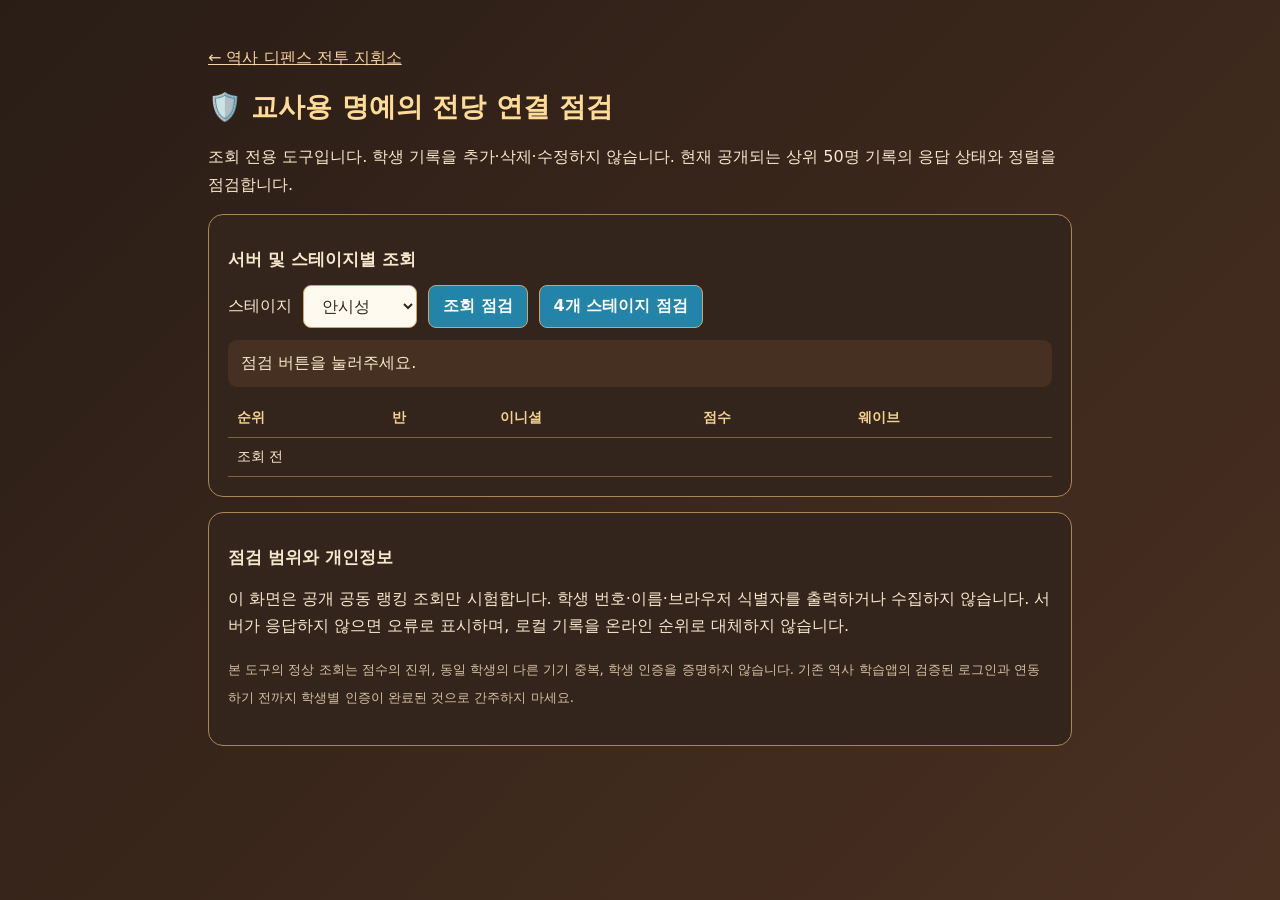
<file: leaderboard-audit.html>
<!doctype html><html lang="ko"><head><meta charset="utf-8"><meta name="viewport" content="width=device-width,initial-scale=1"><title>역사 디펜스 | 교사용 랭킹 점검</title><style>
:root{font-family:system-ui,'Malgun Gothic',sans-serif;color:#f8e8cb;background:#291d16}*{box-sizing:border-box}body{margin:0;background:linear-gradient(135deg,#291d16,#4a3021);min-height:100vh}.wrap{max-width:900px;margin:auto;padding:28px 18px}h1{color:#ffdc96;font-size:27px}h2{font-size:17px}p{line-height:1.7}a{color:#f6d39f}.panel{border:1px solid #a98755;border-radius:15px;padding:19px;background:#33251c;margin:15px 0}.control{display:flex;flex-wrap:wrap;align-items:center;gap:11px}button,select{padding:10px 14px;border-radius:8px;border:1px solid #d0a467;font:inherit}button{background:#2184a8;color:#fff;font-weight:700;cursor:pointer}button:disabled{opacity:.65;cursor:wait}select{background:#fffaf0;color:#30251e}.status{padding:13px;background:#453021;border-radius:9px;margin:12px 0}.good{color:#a4f0c0}.bad{color:#ffc0a9}table{border-collapse:collapse;width:100%;font-size:14px}th,td{border-bottom:1px solid #80613f;padding:10px 9px;text-align:left}th{color:#f5d18f}small{color:#d6c0a1}code{color:#ffe4b0}#warnings{line-height:1.65}#warnings li{margin:6px 0} .muted{color:#d7c9b5}</style></head><body><main class="wrap"><p><a href="index.html">← 역사 디펜스 전투 지휘소</a></p><h1>🛡️ 교사용 명예의 전당 연결 점검</h1><p>조회 전용 도구입니다. 학생 기록을 추가·삭제·수정하지 않습니다. 현재 공개되는 상위 50명 기록의 응답 상태와 정렬을 점검합니다.</p>
<section class="panel"><h2>서버 및 스테이지별 조회</h2><div class="control"><label for="stage">스테이지</label><select id="stage"><option value="ansi">안시성</option><option value="gwiju">귀주대첩</option><option value="cheonmun">천문령</option><option value="hansan">한산도</option></select><button id="check">조회 점검</button><button id="all">4개 스테이지 점검</button></div><div id="status" class="status" role="status" aria-live="polite">점검 버튼을 눌러주세요.</div><div id="warnings"></div><table><thead><tr><th>순위</th><th>반</th><th>이니셜</th><th>점수</th><th>웨이브</th></tr></thead><tbody id="rows"><tr><td colspan="5">조회 전</td></tr></tbody></table></section>
<section class="panel"><h2>점검 범위와 개인정보</h2><p>이 화면은 공개 공동 랭킹 조회만 시험합니다. 학생 번호·이름·브라우저 식별자를 출력하거나 수집하지 않습니다. 서버가 응답하지 않으면 오류로 표시하며, 로컬 기록을 온라인 순위로 대체하지 않습니다.</p><p><small>본 도구의 정상 조회는 점수의 진위, 동일 학생의 다른 기기 중복, 학생 인증을 증명하지 않습니다. 기존 역사 학습앱의 검증된 로그인과 연동하기 전까지 학생별 인증이 완료된 것으로 간주하지 마세요.</small></p></section></main>
<script src="assets/hd-online-config.js"></script><script src="assets/hd-online.js"></script><script>
(()=>{'use strict';const $=id=>document.getElementById(id);const names={ansi:'안시성',gwiju:'귀주대첩',cheonmun:'천문령',hansan:'한산도'};let counter=0;
function showRows(rows){$('rows').replaceChildren();if(!rows.length){let tr=document.createElement('tr'),td=document.createElement('td');td.colSpan=5;td.textContent='서버에 공개된 기록이 없습니다.';tr.append(td);$('rows').append(tr);return;}rows.forEach((r,i)=>{let tr=document.createElement('tr');[i+1,`${r.cls}반`,r.initial,Number(r.score).toLocaleString('ko-KR'),r.wave].forEach(v=>{let td=document.createElement('td');td.textContent=String(v);tr.append(td)});$('rows').append(tr)})}
function inspect(rows){const issues=[];if(rows.length>50)issues.push('TOP 50 초과: '+rows.length+'건');for(let i=0;i<rows.length;i++){const r=rows[i];if(!Number.isInteger(Number(r.cls))||r.cls<1||r.cls>15)issues.push(`${i+1}위: 반 번호 이상`);if(!/^[A-Z]{2,4}$/.test(String(r.initial||'')))issues.push(`${i+1}위: 이니셜 형식 이상`);if(!Number.isInteger(Number(r.score))||r.score<0||r.score>10000)issues.push(`${i+1}위: 점수 범위 이상`);if(!Number.isInteger(Number(r.wave))||r.wave<1||r.wave>5)issues.push(`${i+1}위: 웨이브 범위 이상`);if(i&&Number(rows[i-1].score)<Number(r.score))issues.push(`${i+1}위: 점수 정렬 이상`)}return issues}
async function query(stage,token,render){if(!window.HDOnline?.isConfigured?.())throw Error('온라인 API 주소가 설정되지 않았습니다');const data=await window.HDOnline.top(stage);if(!data||data.ok!==true||!Array.isArray(data.rows))throw Error('서버가 정상적인 TOP 50 결과를 반환하지 않았습니다');if(token!==counter) return null;const issues=inspect(data.rows);if(render){showRows(data.rows);$('warnings').replaceChildren();const ul=document.createElement('ul');issues.forEach(s=>{let li=document.createElement('li');li.textContent=s;ul.append(li)});$('warnings').append(ul)}return {stage,count:data.rows.length,issues}}
async function run(all){const token=++counter;const btns=[$('check'),$('all')];btns.forEach(b=>b.disabled=true);$('status').textContent='온라인 서버 조회 중…';$('warnings').replaceChildren();try{const stages=all?Object.keys(names):[$('stage').value];const res=[];for(const st of stages){let r=await query(st,token,!all);if(!r)return;res.push(r)}let issues=res.flatMap(r=>r.issues.map(x=>names[r.stage]+': '+x));$('status').textContent=res.map(r=>`${names[r.stage]} ${r.count}명`).join(' | ')+(issues.length?` · 경고 ${issues.length}건`:' · 조회/정렬 검사 통과');$('status').className='status '+(issues.length?'bad':'good');if(all){let ul=document.createElement('ul');issues.forEach(s=>{let li=document.createElement('li');li.textContent=s;ul.append(li)});$('warnings').replaceChildren(ul);$('rows').innerHTML='<tr><td colspan="5">4개 스테이지 검사 완료. 개별 기록은 스테이지 선택 후 확인하세요.</td></tr>'}}catch(e){if(token!==counter)return;$('status').textContent='조회 실패: '+e.message;$('status').className='status bad'}finally{if(token===counter)btns.forEach(b=>b.disabled=false)}}$('check').addEventListener('click',()=>run(false));$('all').addEventListener('click',()=>run(true));})();
</script></body></html>
</file>
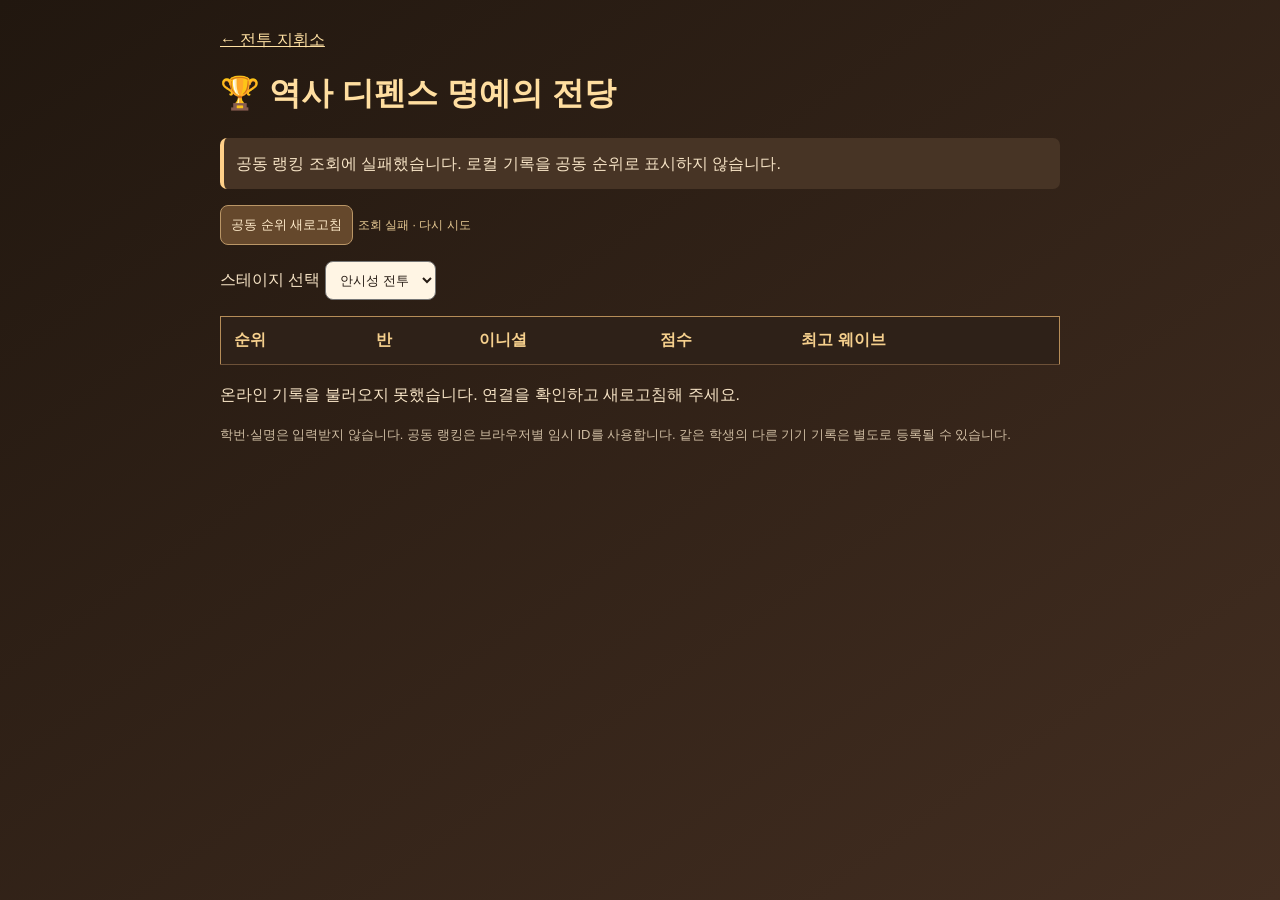
<file: leaderboard.html>
<!doctype html><html lang="ko"><head><meta charset="utf-8"><meta name="viewport" content="width=device-width,initial-scale=1"><title>역사디펜스 | 내 기록</title><link rel="stylesheet" href="assets/hd-records.css"><style>body{margin:0;min-height:100vh;background:linear-gradient(145deg,#21170f,#432e21);color:#f6e3c5;font:16px 'Malgun Gothic',sans-serif}main{max-width:840px;margin:0 auto;padding:30px 16px}a{color:#ffe1a3}h1{color:#ffdea0}select{padding:10px;background:#fff5e4;color:#261b14;border-radius:8px}table{width:100%;border-collapse:collapse;background:#2e2118;border:1px solid #b68d58}th,td{padding:13px;border-bottom:1px solid #6d5138;text-align:left}th{color:#f6d08d}p{line-height:1.7}.note{background:#473425;border-left:4px solid #ffd089;padding:12px;border-radius:7px}button{padding:10px;background:#65482c;color:#ffebca;border:1px solid #ba9666;border-radius:8px;cursor:pointer}</style></head><body><main><a href="index.html">← 전투 지휘소</a><h1>🏆 역사 디펜스 명예의 전당</h1><p class="note" id="lbStatus"><b>현재는 로컬 시험판입니다.</b> 공동 랭킹은 교사가 서버 주소를 설정한 뒤 활성화됩니다.</p><p><button id="refreshRanks" type="button">공동 순위 새로고침</button> <span id="lastUpdated" style="font-size:12px;color:#e6c993" role="status"></span></p><p><label>스테이지 선택 <select id="stage"><option value="ansi">안시성 전투</option><option value="cheonmun">천문령 전투</option><option value="gwiju">귀주대첩</option><option value="hansan">한산도 대첩</option></select></label></p><table><thead><tr><th>순위</th><th>반</th><th>이니셜</th><th>점수</th><th>최고 웨이브</th></tr></thead><tbody id="records"></tbody></table><p id="empty" hidden>등록된 기록이 없습니다.</p><p style="font-size:13px;opacity:.8">학번·실명은 입력받지 않습니다. 공동 랭킹은 브라우저별 임시 ID를 사용합니다. 같은 학생의 다른 기기 기록은 별도로 등록될 수 있습니다.</p></main><script src="assets/hd-online-config.js"></script><script src="assets/hd-online.js"></script><script src="assets/hd-records.js"></script><script>
let requestNumber=0;
const $id=id=>document.getElementById(id);
function renderRows(rows){
  $id('records').replaceChildren();
  for(const [i,r] of rows.entries()){
    const tr=document.createElement('tr');
    for(const value of [i+1,`${r.cls}반`,r.initial,Number(r.score).toLocaleString('ko-KR'),r.wave]){
      const td=document.createElement('td');td.textContent=String(value);tr.append(td);
    }
    $id('records').append(tr);
  }
  $id('empty').hidden=rows.length>0;
}
async function show(){
  const req=++requestNumber, stage=$id('stage').value, online=!!(window.HDOnline?.isConfigured());
  $id('refreshRanks').disabled=true;
  $id('lastUpdated').textContent='조회 중…';
  $id('lbStatus').textContent=online?'구글시트 공동 TOP 50을 조회하고 있습니다.':'서버 미연결 · 이 브라우저의 시험 기록만 표시합니다.';
  try{
    if(!online){renderRows(HDRecords.list(stage));$id('lastUpdated').textContent='로컬 기록';return;}
    const data=await HDOnline.top(stage);
    if(req!==requestNumber)return;
    if(!data?.ok||!Array.isArray(data.rows))throw Error('BAD_RESPONSE');
    const rows=data.rows.filter(r=>Number.isInteger(Number(r.cls))&&Number(r.cls)>=1&&Number(r.cls)<=15&&/^[A-Z]{2,4}$/.test(String(r.initial))&&Number.isInteger(Number(r.score))&&Number(r.score)>=0&&Number(r.score)<=10000&&Number.isInteger(Number(r.wave))&&Number(r.wave)>=1&&Number(r.wave)<=5).sort((a,b)=>Number(b.score)-Number(a.score)).slice(0,50);
    renderRows(rows);
    $id('lbStatus').textContent='구글시트 공동 TOP 50 · 반과 이니셜만 공개됩니다. 게임 성적은 별도 인증되지 않은 참고용 점수입니다.';
    $id('lastUpdated').textContent=`온라인 조회 성공 · ${new Date().toLocaleTimeString('ko-KR')}`;
    $id('empty').textContent='이 스테이지의 공동 등록 기록이 아직 없습니다.';
  }catch(err){
    if(req!==requestNumber)return;
    renderRows([]);
    $id('lbStatus').textContent='공동 랭킹 조회에 실패했습니다. 로컬 기록을 공동 순위로 표시하지 않습니다.';
    $id('lastUpdated').textContent='조회 실패 · 다시 시도';
    $id('empty').textContent='온라인 기록을 불러오지 못했습니다. 연결을 확인하고 새로고침해 주세요.';
  }finally{if(req===requestNumber)$id('refreshRanks').disabled=false;}
}
$id('stage').addEventListener('change',show);
$id('refreshRanks').addEventListener('click',show);
show();
</script></body></html>
</file>
<file: stages/ansi/command_ui_pilot.css>
/* Ansi battle UI pilot: visual styles only; gameplay rules and DOM unchanged. */
:root{--hd-wood:#241910;--hd-panel:#312217;--hd-dark:#19120e;--hd-gold:#d8ad69;--hd-gold-light:#ffe1a4;--hd-text:#f7e9d0;--hd-muted:#d9be93}
body{background:radial-gradient(ellipse at 50% 0,#55402a 0%,#2b211a 46%,#120d0a 100%)!important;color:var(--hd-text)!important}
header,.panel,.learning-panel,.upgrade-panel,.battleSide,.quickGateWrap,.quickCombatBar,.worksheetQuiz{background:linear-gradient(145deg,#38271a,#231910)!important;border:1px solid #ad824b!important;color:var(--hd-text)!important;box-shadow:inset 0 1px 0 #f3d49a18,0 5px 14px #08050377!important}
header{border-width:2px!important;border-radius:14px!important;padding-right:155px!important}
header h1{color:var(--hd-gold-light)!important;letter-spacing:.03em}
header p,.muted,small,.footer,.status,.heroPick button span{color:var(--hd-muted)!important}
.panel h2,.panel h3,.battleSide h3,.quickGateTitle,.quickCombatLabel{color:var(--hd-gold-light)!important}
.chip,.stat,.log,.heroStatus,#quickGateSummary,#threatOverview,.notice,.quickGateWrap,.battleSide .quickCombatBar{background:#261c16!important;border:1px solid #80603a!important;color:#f2ddba!important}
.log div{border-bottom-color:#725333!important}
button,.heroPick button,.controls button,#quickGates button,#troops button,.stepper button,.quizAnswers button{background:linear-gradient(180deg,#61462e,#39291d)!important;border:1px solid #b8915b!important;color:#fff0d0!important;box-shadow:inset 0 1px 0 #fff5da18;transition:filter .15s,border-color .15s,box-shadow .15s}
button:hover:not(:disabled){filter:brightness(1.17)!important;border-color:#f0cd88!important}
button:disabled{opacity:.47!important;filter:saturate(.58)!important}
button.on,button[aria-pressed="true"],#quickGates button.on,.heroPick button.on{background:linear-gradient(180deg,#386c5b,#1d4739)!important;border:2px solid #9ed9af!important;color:#fff4d6!important;outline:0!important;box-shadow:inset 0 0 0 1px #d5f2d555,0 0 10px #3b9a6d55!important}
button.gateAlert,#quickGates button.is-critical{background:linear-gradient(180deg,#9c4937,#53231b)!important;border:2px solid #ffad83!important;color:white!important}
#startWave,#confirmHero,#quizNext:not(:disabled){background:linear-gradient(180deg,#ab4d31,#79251b)!important;border:2px solid #e8b272!important;color:#fff4db!important;font-weight:900}
#startWave:disabled,#quizNext:disabled{background:#49372b!important}
#defense-lobby-return{background:linear-gradient(180deg,#80502f,#3d2718)!important;border:2px solid #e3b673!important;color:#ffebc5!important}
.field,.battleCenter{border-color:#b18c55!important;box-shadow:0 6px 18px #0006!important}
.battleKey,.legend{color:#e7d1a8!important}
.worksheetQuiz #quizQuestion,.worksheetQuiz #quizFeedback{color:#fff0cf!important}
@media(max-width:700px){header{padding-right:14px!important;padding-top:49px!important}#defense-lobby-return{font-size:12px!important;top:8px!important;right:8px!important;padding:7px 9px!important}}
@media(prefers-reduced-motion:reduce){button{transition:none!important}}
</file>
<file: assets/hd-records.css>
#hdRecordPrompt{position:fixed;inset:0;z-index:2147483000;display:grid;place-items:center;background:#080604c9;padding:16px;font-family:'Malgun Gothic',sans-serif}
.hd-record-panel{background:#2b2017;color:#fff0d1;border:3px solid #d1a66c;border-radius:18px;padding:24px;width:min(480px,96vw);box-shadow:0 20px 65px #000a}
.hd-record-panel h2{margin:0 0 12px;color:#ffe0a0}.hd-record-panel strong{font-size:34px;color:#ffe1a3}.hd-record-panel p{line-height:1.5}.hd-record-panel .hd-note{font-size:12px;color:#e9caa2}.hd-record-panel form{display:grid;gap:10px;margin-top:14px}.hd-record-panel label{display:grid;gap:5px}.hd-record-panel input,.hd-record-panel select{padding:10px;border-radius:8px;border:1px solid #c7a16c;background:#fff8ed;color:#30231b;font:inherit}.hd-actions{display:flex;gap:8px}.hd-actions button{background:#1681a7;color:white;border:1px solid #b1c7c7;border-radius:9px;padding:10px;cursor:pointer}.hd-actions button:last-child{background:#5d544c}
</file>
